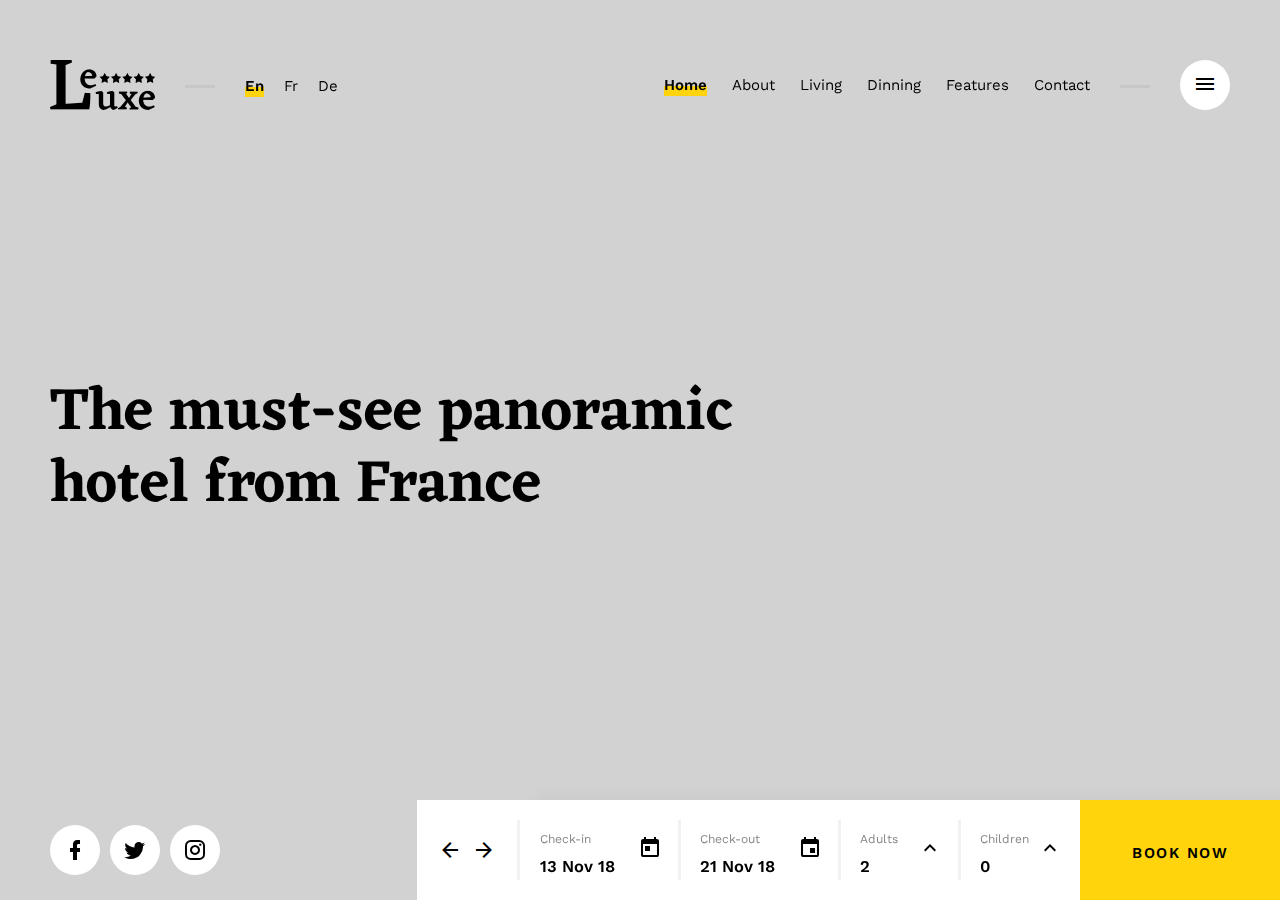
<file: index.html>
<!doctype html>
<html lang="en" class="no-js">
<head>
	<title>LeLuxe</title>
	<meta charset="utf-8">
	<meta name="viewport" content="width=device-width, initial-scale=1, shrink-to-fit=no">

	<meta name="description" content="LeLuxe is fully responsive creative HTML site template that looks great on any device.">
	<meta name="keywords" content="Castilo, HTML, Template, Design, Development">

	<link href="https://fonts.googleapis.com/css?family=Work+Sans:400,600%7CEczar:600" rel="stylesheet">

	<link rel="shortcut icon" href="favicon.png">

	<link rel="stylesheet" href="assets/css/bootstrap-reboot.css">
	<link rel="stylesheet" href="assets/css/materialdesignicons.css">
	<link rel="stylesheet" href="assets/css/zebra-datepicker.css">

	<link rel="stylesheet" href="assets/css/style.css">
	<link rel="stylesheet" href="assets/css/style-animations.css">
</head>
<body class="home fullpage has-booking has-additional-menu-content">
	<header id="identity">
		<div class="logo">
			<h1><a href="index.html" class="custom-logo-link" rel="home"><img src="tmp/logo.png" class="custom-logo dark" width="105" height="50" alt="LeLuxe"><img src="tmp/logo-light.png" class="custom-logo light" width="105" height="50" alt="LeLuxe"></a></h1>
		</div>
		<div class="languages">
			<ul>
				<li class="current-menu-item"><a href="#">En</a></li>
				<li><a href="#">Fr</a></li>
				<li><a href="#">De</a></li>
			</ul>
		</div>
	</header>

	<div id="site-menu">
		<nav class="nav-menu">
			<ul>
				<li class="menu-item current-menu-item"><a href="index.html">Home</a></li>
				<li class="menu-item"><a href="about.html">About</a></li>
				<li class="menu-item menu-item-has-children">
					<a href="accomodations.html">Living</a>
					<a href="#" class="menu-expand mdi"></a>
					<ul class="sub-menu">
						<li class="menu-item"><a href="accomodations.html">Browse Accomodations</a></li>
						<li class="menu-item"><a href="single-accomodation.html">Single Accomodation</a></li>
					</ul>
				</li>
				<li class="menu-item"><a href="dinning.html">Dinning</a></li>
				<li class="menu-item menu-item-has-children"><a href="styleguide.html">Features</a>
					<a href="#" class="menu-expand mdi"></a>
					<ul class="sub-menu">
						<li class="menu-item"><a href="styleguide.html">Styleguide</a></li>
						<li class="menu-item"><a href="gallery.html">Media Gallery</a></li>
						<li class="menu-item menu-item-has-children">
							<a href="blog.html">Blog</a>
							<a href="#" class="menu-expand mdi"></a>
							<ul class="sub-menu">
								<li class="menu-item"><a href="blog.html">Blog Entries</a></li>
								<li class="menu-item"><a href="single-post.html">Single Blog Post</a></li>
							</ul>
						</li>
						<li class="menu-item"><a href="404.html">404 - Page not found</a></li>
					</ul>
				</li>
				<li class="menu-item"><a href="contact.html">Contact</a></li>
			</ul>
		</nav>
	</div>

	<div class="menu-overlay"></div>
	<div class="site-menu-toggle">
		<a href="#site-menu" class="mdi">
			<span class="screen-reader-text">Toggle navigation</span>
		</a>
	</div>

	<div id="social-profiles">
		<nav class="social-menu">
			<ul>
				<li class="menu-item"><a href="http://facebook.com" target="_blank"><span class="mdi"></span><span class="screen-reader-text">Facebook Page</span></a></li>
				<li class="menu-item"><a href="http://twitter.com" target="_blank"><span class="mdi"></span><span class="screen-reader-text">Twitter Profile</span></a></li>
				<li class="menu-item"><a href="http://instagram.com" target="_blank"><span class="mdi"></span><span class="screen-reader-text">Instagram Profile</span></a></li>
			</ul>
		</nav>
	</div>

	<section class="hero-media">
		<div class="owl-carousel">
			<div class="item owl-lazy" data-src="tmp/sample-hero.jpg">
				<div class="text">
					<h2>The must-see panoramic hotel from France</h2>
				</div>
			</div>
			<div class="item item-video owl-lazy light-hero-colors" data-src="https://html.liviucerchez.com/leluxe/tmp/sample-video1.jpg">
				<video loop muted preload="none">
					<source type="video/mp4" src="https://html.liviucerchez.com/leluxe/tmp/sample-video1.mp4" />
					<source type="video/webm" src="https://html.liviucerchez.com/leluxe/tmp/sample-video1.webm" />
				</video>
				<div class="text">
					<h2>Our motto: expect nothing but the best</h2>
				</div>
			</div>
		</div>
		<span class="mdi mdi-spin mdi-loading"></span>
	</section>

	<div class="additional-menu-content">
		<h5>More goodness:</h5>
		<ul>
			<li><a href="blog.html">Blog Entries</a></li>
			<li><a href="#">Visit the City</a></li>
			<li><a href="#">Our Spa &amp; Pool</a></li>
			<li><a href="#">Privacy Policy</a></li>
			<li><a href="#">Terms &amp; Conditions</a></li>
		</ul>
		<p><img src="tmp/sample-sidebar.jpg" alt=""></p>
		<p><ins>*This panel is displayed only on large desktop screens.</ins></p>
	</div>

	<div class="booking-form">
		<form action="booking.html">
			<div class="field field-date field-separator field-checkin">
				<label>Check-in</label>
				<input type="hidden" name="checkin" id="checkin" value="2018-11-13">
				<span class="field-value"><span class="short">13 Nov 18</span><span class="long">13 November 2018</span></span>
				<a href="#" class="mdi mdi-calendar-today"></a>
			</div>
			<div class="field field-date field-separator field-checkout">
				<label>Check-out</label>
				<input type="hidden" name="checkout" id="checkout" value="2018-11-21">
				<span class="field-value"><span class="short">21 Nov 18</span><span class="long">21 November 2018</span></span>
				<a href="#" class="mdi mdi-calendar"></a>
			</div>
			<div class="field field-number field-separator field-adults">
				<label>Adults</label>
				<input type="hidden" name="adults" id="adults" value="2">
				<span class="field-value">2</span>
				<a href="#" class="mdi"></a>
				<div class="dropdown">
					<ul class="values">
						<li><a href="#" data-value="0">0</a></li>
						<li><a href="#" data-value="1">1</a></li>
						<li class="selected"><a href="#" data-value="2">2</a></li>
						<li><a href="#" data-value="3">3</a></li>
						<li><a href="#" data-value="4">4</a></li>
						<li><a href="#" data-value="5">5</a></li>
					</ul>
				</div>
			</div>
			<div class="field field-number field-children">
				<label>Children</label>
				<input type="hidden" name="children" id="children" value="0">
				<span class="field-value">0</span>
				<a href="#" class="mdi"></a>
				<div class="dropdown">
					<ul class="values">
						<li class="selected"><a href="#" data-value="0">0</a></li>
						<li><a href="#" data-value="1">1</a></li>
						<li><a href="#" data-value="2">2</a></li>
						<li><a href="#" data-value="3">3</a></li>
						<li><a href="#" data-value="4">4</a></li>
						<li><a href="#" data-value="5">5</a></li>
					</ul>
				</div>
			</div>
			<div class="clear"></div>
			<button type="submit" class="button-color">Book Now</button>
		</form>
	</div>

	<script src="assets/js/jquery-3.3.1.min.js"></script>
	<script src="assets/js/modernizr-custom.js"></script>
	<script src="assets/js/owl-carousel.min.js"></script>
	<script src="assets/js/zebra-datepicker.min.js"></script>
	<script src="assets/js/functions.js"></script>
</body>
</html>
</file>
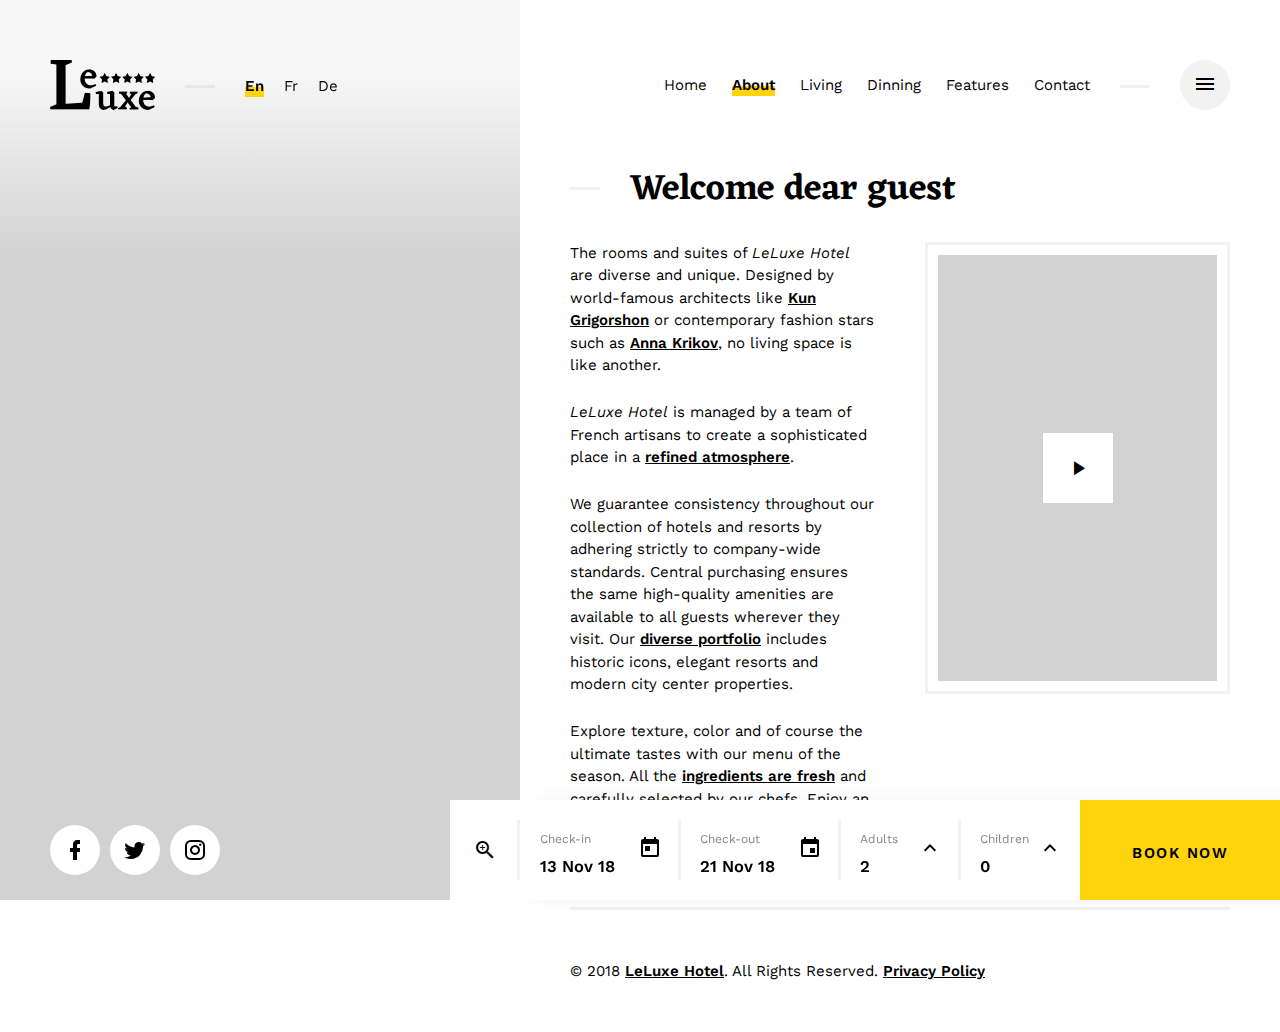
<file: about.html>
<!doctype html>
<html lang="en" class="no-js">
<head>
	<title>About &mdash; LeLuxe</title>
	<meta charset="utf-8">
	<meta name="viewport" content="width=device-width, initial-scale=1, shrink-to-fit=no">

	<meta name="description" content="LeLuxe is fully responsive creative HTML site template that looks great on any device.">
	<meta name="keywords" content="Castilo, HTML, Template, Design, Development">

	<link href="https://fonts.googleapis.com/css?family=Work+Sans:400,600%7CEczar:600" rel="stylesheet">

	<link rel="shortcut icon" href="favicon.png">

	<link rel="stylesheet" href="assets/css/bootstrap-reboot.css">
	<link rel="stylesheet" href="assets/css/materialdesignicons.css">
	<link rel="stylesheet" href="assets/css/zebra-datepicker.css">

	<link rel="stylesheet" href="assets/css/style.css">
	<link rel="stylesheet" href="assets/css/style-animations.css">

	<link rel="stylesheet" href="assets/css/fancybox.css">
</head>
<body class="has-booking has-additional-menu-content">
	<header id="identity">
		<div class="logo">
			<h1><a href="index.html" class="custom-logo-link" rel="home"><img src="tmp/logo.png" class="custom-logo" width="105" height="50" alt="LeLuxe"></a></h1>
		</div>
		<div class="languages">
			<ul>
				<li class="current-menu-item"><a href="#">En</a></li>
				<li><a href="#">Fr</a></li>
				<li><a href="#">De</a></li>
			</ul>
		</div>
	</header>

	<div id="site-menu">
		<nav class="nav-menu">
			<ul>
				<li class="menu-item"><a href="index.html">Home</a></li>
				<li class="menu-item current-menu-item"><a href="about.html">About</a></li>
				<li class="menu-item menu-item-has-children">
					<a href="accomodations.html">Living</a>
					<a href="#" class="menu-expand mdi"></a>
					<ul class="sub-menu">
						<li class="menu-item"><a href="accomodations.html">Browse Accomodations</a></li>
						<li class="menu-item"><a href="single-accomodation.html">Single Accomodation</a></li>
					</ul>
				</li>
				<li class="menu-item"><a href="dinning.html">Dinning</a></li>
				<li class="menu-item menu-item-has-children"><a href="styleguide.html">Features</a>
					<a href="#" class="menu-expand mdi"></a>
					<ul class="sub-menu">
						<li class="menu-item"><a href="styleguide.html">Styleguide</a></li>
						<li class="menu-item"><a href="gallery.html">Media Gallery</a></li>
						<li class="menu-item menu-item-has-children">
							<a href="blog.html">Blog</a>
							<a href="#" class="menu-expand mdi"></a>
							<ul class="sub-menu">
								<li class="menu-item"><a href="blog.html">Blog Entries</a></li>
								<li class="menu-item"><a href="single-post.html">Single Blog Post</a></li>
							</ul>
						</li>
						<li class="menu-item"><a href="404.html">404 - Page not found</a></li>
					</ul>
				</li>
				<li class="menu-item"><a href="contact.html">Contact</a></li>
			</ul>
		</nav>
	</div>

	<div class="menu-overlay"></div>
	<div class="site-menu-toggle">
		<a href="#site-menu" class="mdi">
			<span class="screen-reader-text">Toggle navigation</span>
		</a>
	</div>

	<div id="social-profiles">
		<nav class="social-menu">
			<ul>
				<li class="menu-item"><a href="http://facebook.com" target="_blank"><span class="mdi"></span><span class="screen-reader-text">Facebook Page</span></a></li>
				<li class="menu-item"><a href="http://twitter.com" target="_blank"><span class="mdi"></span><span class="screen-reader-text">Twitter Profile</span></a></li>
				<li class="menu-item"><a href="http://instagram.com" target="_blank"><span class="mdi"></span><span class="screen-reader-text">Instagram Profile</span></a></li>
			</ul>
		</nav>
	</div>

	<section class="hero-media">
		<div class="owl-carousel" data-expand-duration="800">
			<div class="item owl-lazy" data-src="tmp/sample-hero.jpg"></div>
		</div>
		<span class="overlay"></span>
		<span class="mdi mdi-spin mdi-loading"></span>
	</section>

	<div class="content-wrap clearfix">
		<div class="entry entry-page">
			<h2 class="entry-title">Welcome dear guest</h2>
			<div class="entry-content">
				<div class="grid-container">
					<div class="entry-media grid-column">
						<a href="#about-video" data-fancybox data-options='{ "smallBtn" : false }'><img src="tmp/sample-about.jpg" width="380" height="580" alt=""><span class="mdi mdi-play"></span></a>
						<video id="about-video" controls loop muted preload="none" class="d-none">
							<source type="video/mp4" src="https://html.liviucerchez.com/leluxe/tmp/sample-video1.mp4" />
							<source type="video/webm" src="https://html.liviucerchez.com/leluxe/tmp/sample-video1.webm" />
						</video>
					</div>
					<div class="grid-column order-first">
						<p>The rooms and suites of <em>LeLuxe Hotel</em> are diverse and unique. Designed by world-famous architects like <a href="#">Kun Grigorshon</a> or contemporary fashion stars such as <a href="#">Anna Krikov</a>, no living space is like another.</p>
						<p><em>LeLuxe Hotel</em> is managed by a team of French artisans to create a sophisticated place in a <a href="gallery.html">refined atmosphere</a>.</p>
						<p>We guarantee consistency throughout our collection of hotels and resorts by adhering strictly to company-wide standards. Central purchasing ensures the same high-quality amenities are available to all guests wherever they visit. Our <a href="#">diverse portfolio</a> includes historic icons, elegant resorts and modern city center properties.</p>
						<p>Explore texture, color and of course the ultimate tastes with our menu of the season. All the <a href="#">ingredients are fresh</a> and carefully selected by our chefs. Enjoy an extraordinary dinning experience.</p>
					</div>
				</div>
			</div>
		</div>
		<div class="entry-copyright">
			<p>&copy; 2018 <a href="index.html">LeLuxe Hotel</a>. All Rights Reserved. <a href="#">Privacy Policy</a></p>
		</div>
	</div>

	<div class="additional-menu-content">
		<h5>More goodness:</h5>
		<ul>
			<li><a href="blog.html">Blog Entries</a></li>
			<li><a href="#">Visit the City</a></li>
			<li><a href="#">Our Spa &amp; Pool</a></li>
			<li><a href="#">Privacy Policy</a></li>
			<li><a href="#">Terms &amp; Conditions</a></li>
		</ul>
		<p><img src="tmp/sample-sidebar.jpg" alt=""></p>
		<p><ins>*This panel is displayed only on large desktop screens.</ins></p>
	</div>

	<div class="booking-form">
		<form action="booking.html">
			<div class="field field-date field-separator field-checkin">
				<label>Check-in</label>
				<input type="hidden" name="checkin" id="checkin" value="2018-11-13">
				<span class="field-value"><span class="short">13 Nov 18</span><span class="long">13 November 2018</span></span>
				<a href="#" class="mdi mdi-calendar-today"></a>
			</div>
			<div class="field field-date field-separator field-checkout">
				<label>Check-out</label>
				<input type="hidden" name="checkout" id="checkout" value="2018-11-21">
				<span class="field-value"><span class="short">21 Nov 18</span><span class="long">21 November 2018</span></span>
				<a href="#" class="mdi mdi-calendar"></a>
			</div>
			<div class="field field-number field-separator field-adults">
				<label>Adults</label>
				<input type="hidden" name="adults" id="adults" value="2">
				<span class="field-value">2</span>
				<a href="#" class="mdi"></a>
				<div class="dropdown">
					<ul class="values">
						<li><a href="#" data-value="0">0</a></li>
						<li><a href="#" data-value="1">1</a></li>
						<li class="selected"><a href="#" data-value="2">2</a></li>
						<li><a href="#" data-value="3">3</a></li>
						<li><a href="#" data-value="4">4</a></li>
						<li><a href="#" data-value="5">5</a></li>
					</ul>
				</div>
			</div>
			<div class="field field-number field-children">
				<label>Children</label>
				<input type="hidden" name="children" id="children" value="0">
				<span class="field-value">0</span>
				<a href="#" class="mdi"></a>
				<div class="dropdown">
					<ul class="values">
						<li class="selected"><a href="#" data-value="0">0</a></li>
						<li><a href="#" data-value="1">1</a></li>
						<li><a href="#" data-value="2">2</a></li>
						<li><a href="#" data-value="3">3</a></li>
						<li><a href="#" data-value="4">4</a></li>
						<li><a href="#" data-value="5">5</a></li>
					</ul>
				</div>
			</div>
			<div class="clear"></div>
			<button type="submit" class="button-color">Book Now</button>
		</form>
	</div>

	<script src="assets/js/jquery-3.3.1.min.js"></script>
	<script src="assets/js/modernizr-custom.js"></script>
	<script src="assets/js/owl-carousel.min.js"></script>
	<script src="assets/js/fancybox.min.js"></script>
	<script src="assets/js/zebra-datepicker.min.js"></script>
	<script src="assets/js/functions.js"></script>
</body>
</html>
</file>
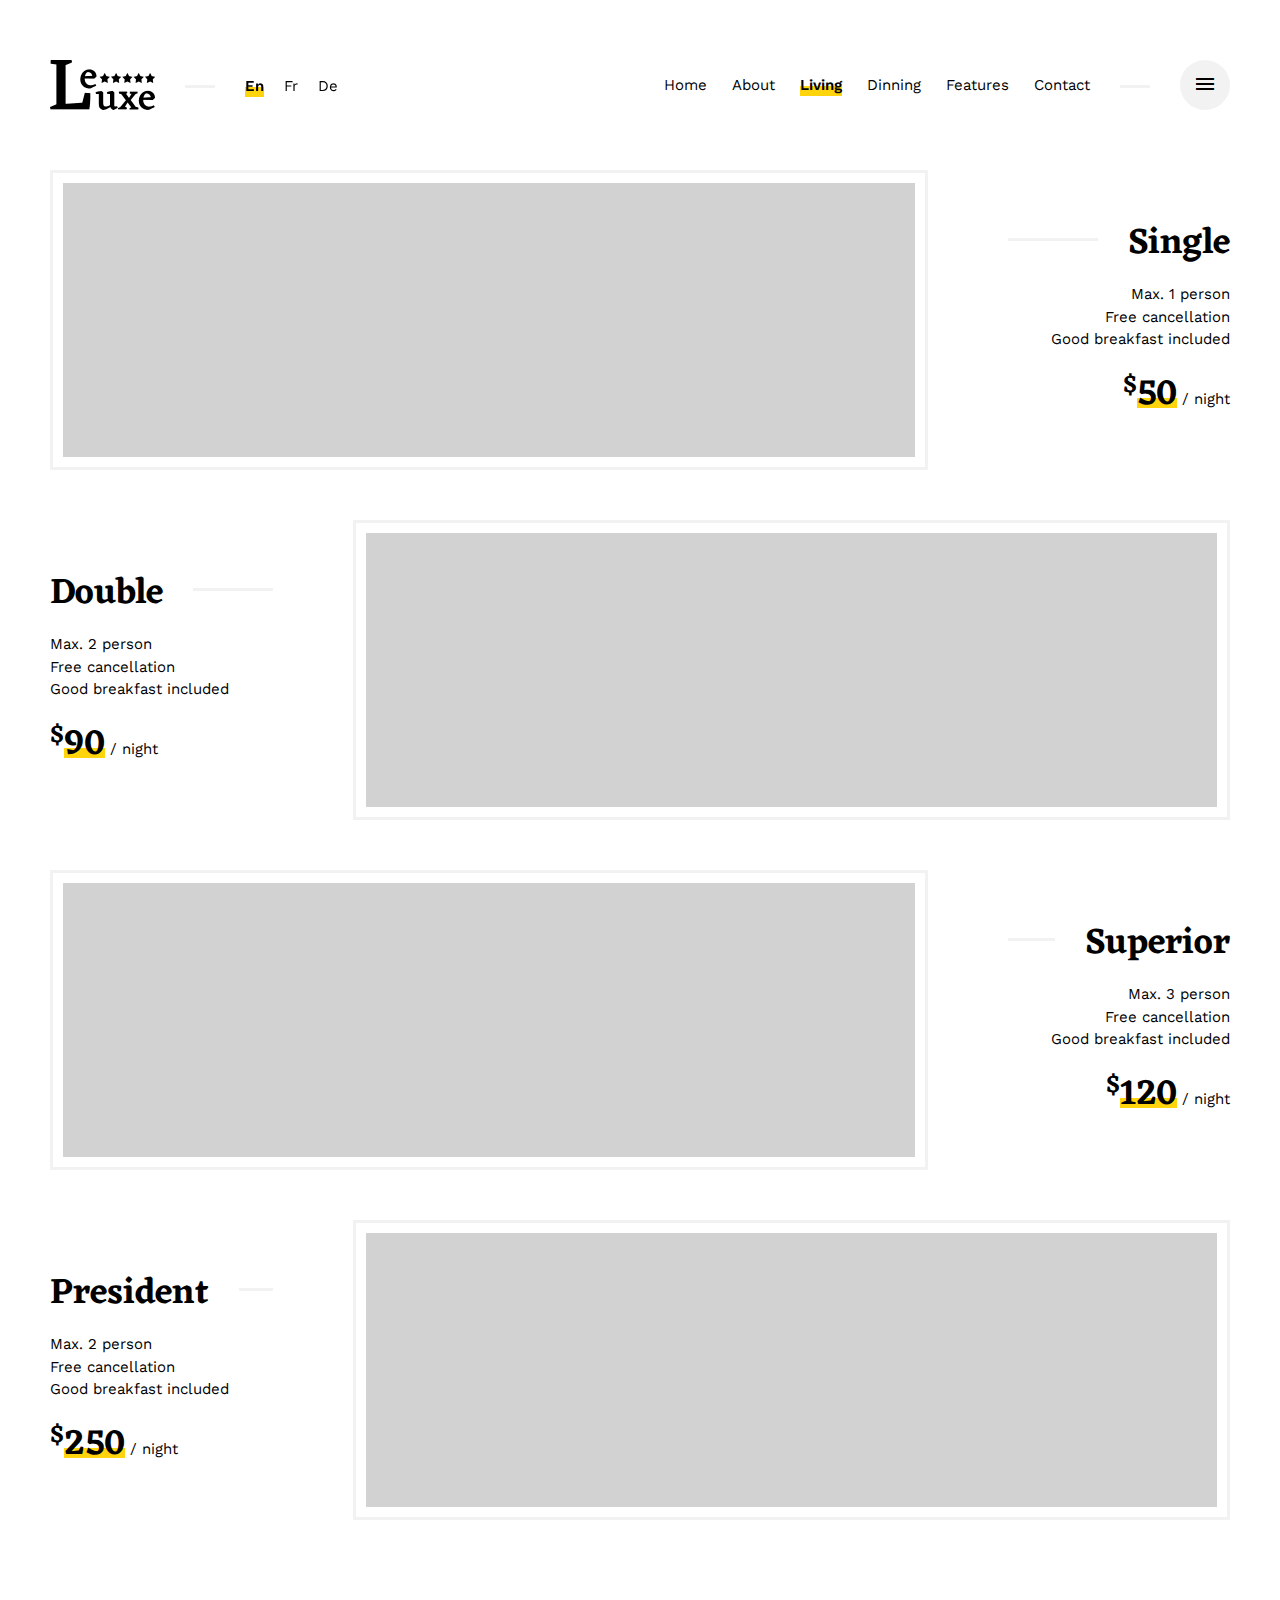
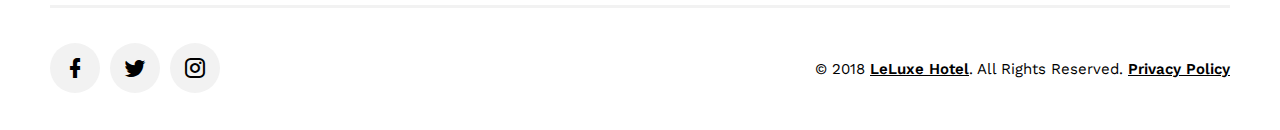
<file: accomodations.html>
<!doctype html>
<html lang="en" class="no-js">
<head>
	<title>Accomodations &mdash; LeLuxe</title>
	<meta charset="utf-8">
	<meta name="viewport" content="width=device-width, initial-scale=1, shrink-to-fit=no">

	<meta name="description" content="LeLuxe is fully responsive creative HTML site template that looks great on any device.">
	<meta name="keywords" content="Castilo, HTML, Template, Design, Development">

	<link href="https://fonts.googleapis.com/css?family=Work+Sans:400,600%7CEczar:600" rel="stylesheet">

	<link rel="shortcut icon" href="favicon.png">

	<link rel="stylesheet" href="assets/css/bootstrap-reboot.css">
	<link rel="stylesheet" href="assets/css/materialdesignicons.css">

	<link rel="stylesheet" href="assets/css/style.css">
	<link rel="stylesheet" href="assets/css/style-animations.css">
</head>
<body class="has-additional-menu-content full-content">
	<header id="identity">
		<div class="logo">
			<h1><a href="index.html" class="custom-logo-link" rel="home"><img src="tmp/logo.png" class="custom-logo" width="105" height="50" alt="LeLuxe"></a></h1>
		</div>
		<div class="languages">
			<ul>
				<li class="current-menu-item"><a href="#">En</a></li>
				<li><a href="#">Fr</a></li>
				<li><a href="#">De</a></li>
			</ul>
		</div>
	</header>

	<div id="site-menu">
		<nav class="nav-menu">
			<ul>
				<li class="menu-item"><a href="index.html">Home</a></li>
				<li class="menu-item"><a href="about.html">About</a></li>
				<li class="menu-item menu-item-has-children current-menu-item current-menu-parent">
					<a href="accomodations.html">Living</a>
					<a href="#" class="menu-expand mdi"></a>
					<ul class="sub-menu">
						<li class="menu-item current-menu-item"><a href="accomodations.html">Browse Accomodations</a></li>
						<li class="menu-item"><a href="single-accomodation.html">Single Accomodation</a></li>
					</ul>
				</li>
				<li class="menu-item"><a href="dinning.html">Dinning</a></li>
				<li class="menu-item menu-item-has-children"><a href="styleguide.html">Features</a>
					<a href="#" class="menu-expand mdi"></a>
					<ul class="sub-menu">
						<li class="menu-item"><a href="styleguide.html">Styleguide</a></li>
						<li class="menu-item"><a href="gallery.html">Media Gallery</a></li>
						<li class="menu-item menu-item-has-children">
							<a href="blog.html">Blog</a>
							<a href="#" class="menu-expand mdi"></a>
							<ul class="sub-menu">
								<li class="menu-item"><a href="blog.html">Blog Entries</a></li>
								<li class="menu-item"><a href="single-post.html">Single Blog Post</a></li>
							</ul>
						</li>
						<li class="menu-item"><a href="404.html">404 - Page not found</a></li>
					</ul>
				</li>
				<li class="menu-item"><a href="contact.html">Contact</a></li>
			</ul>
		</nav>
	</div>

	<div class="menu-overlay"></div>
	<div class="site-menu-toggle">
		<a href="#site-menu" class="mdi">
			<span class="screen-reader-text">Toggle navigation</span>
		</a>
	</div>

	<div id="social-profiles">
		<nav class="social-menu">
			<ul>
				<li class="menu-item"><a href="http://facebook.com" target="_blank"><span class="mdi"></span><span class="screen-reader-text">Facebook Page</span></a></li>
				<li class="menu-item"><a href="http://twitter.com" target="_blank"><span class="mdi"></span><span class="screen-reader-text">Twitter Profile</span></a></li>
				<li class="menu-item"><a href="http://instagram.com" target="_blank"><span class="mdi"></span><span class="screen-reader-text">Instagram Profile</span></a></li>
			</ul>
		</nav>
	</div>

	<div class="content-wrap">
		<div class="entry entry-page">
			<div class="entry-content">
				<div class="accomodation-listing">
					<article class="entry-accomodation">
						<div class="entry-media">
							<a href="single-accomodation.html">
								<img src="tmp/sample-accomodation.jpg" width="1380" height="500" alt="">
							</a>
						</div>
						<header class="entry-header">
							<h2 class="entry-title"><a href="single-accomodation.html">Single</a></h2>
							<ul>
								<li>Max. 1 person</li>
								<li>Free cancellation</li>
								<li>Good breakfast included</li>
							</ul>
							<a href="single-accomodation.html" class="accomodation-price"><span class="currency">$</span><span class="price">50</span><span class="price-per"> / night</span></a>
						</header>
					</article>
					<article class="entry-accomodation">
						<div class="entry-media">
							<a href="single-accomodation.html">
								<img src="tmp/sample-accomodation.jpg" width="1380" height="500" alt="">
							</a>
						</div>
						<header class="entry-header">
							<h2 class="entry-title"><a href="single-accomodation.html">Double</a></h2>
							<ul>
								<li>Max. 2 person</li>
								<li>Free cancellation</li>
								<li>Good breakfast included</li>
							</ul>
							<a href="single-accomodation.html" class="accomodation-price"><span class="currency">$</span><span class="price">90</span><span class="price-per"> / night</span></a>
						</header>
					</article>
					<article class="entry-accomodation">
						<div class="entry-media">
							<a href="single-accomodation.html">
								<img src="tmp/sample-accomodation.jpg" width="1380" height="500" alt="">
							</a>
						</div>
						<header class="entry-header">
							<h2 class="entry-title"><a href="single-accomodation.html">Superior</a></h2>
							<ul>
								<li>Max. 3 person</li>
								<li>Free cancellation</li>
								<li>Good breakfast included</li>
							</ul>
							<a href="single-accomodation.html" class="accomodation-price"><span class="currency">$</span><span class="price">120</span><span class="price-per"> / night</span></a>
						</header>
					</article>
					<article class="entry-accomodation">
						<div class="entry-media">
							<a href="single-accomodation.html">
								<img src="tmp/sample-accomodation.jpg" width="1380" height="500" alt="">
							</a>
						</div>
						<header class="entry-header">
							<h2 class="entry-title"><a href="single-accomodation.html">President</a></h2>
							<ul>
								<li>Max. 2 person</li>
								<li>Free cancellation</li>
								<li>Good breakfast included</li>
							</ul>
							<a href="single-accomodation.html" class="accomodation-price"><span class="currency">$</span><span class="price">250</span><span class="price-per"> / night</span></a>
						</header>
					</article>
				</div>
			</div>
		</div>
		<div class="entry-copyright">
			<p>&copy; 2018 <a href="index.html">LeLuxe Hotel</a>. All Rights Reserved. <a href="#">Privacy Policy</a></p>
		</div>
	</div>

	<div class="additional-menu-content">
		<h5>More goodness:</h5>
		<ul>
			<li><a href="blog.html">Blog Entries</a></li>
			<li><a href="#">Visit the City</a></li>
			<li><a href="#">Our Spa &amp; Pool</a></li>
			<li><a href="#">Privacy Policy</a></li>
			<li><a href="#">Terms &amp; Conditions</a></li>
		</ul>
		<p><img src="tmp/sample-sidebar.jpg" alt=""></p>
		<p><ins>*This panel is displayed only on large desktop screens.</ins></p>
	</div>

	<script src="assets/js/jquery-3.3.1.min.js"></script>
	<script src="assets/js/modernizr-custom.js"></script>
	<script src="assets/js/functions.js"></script>
</body>
</html>
</file>
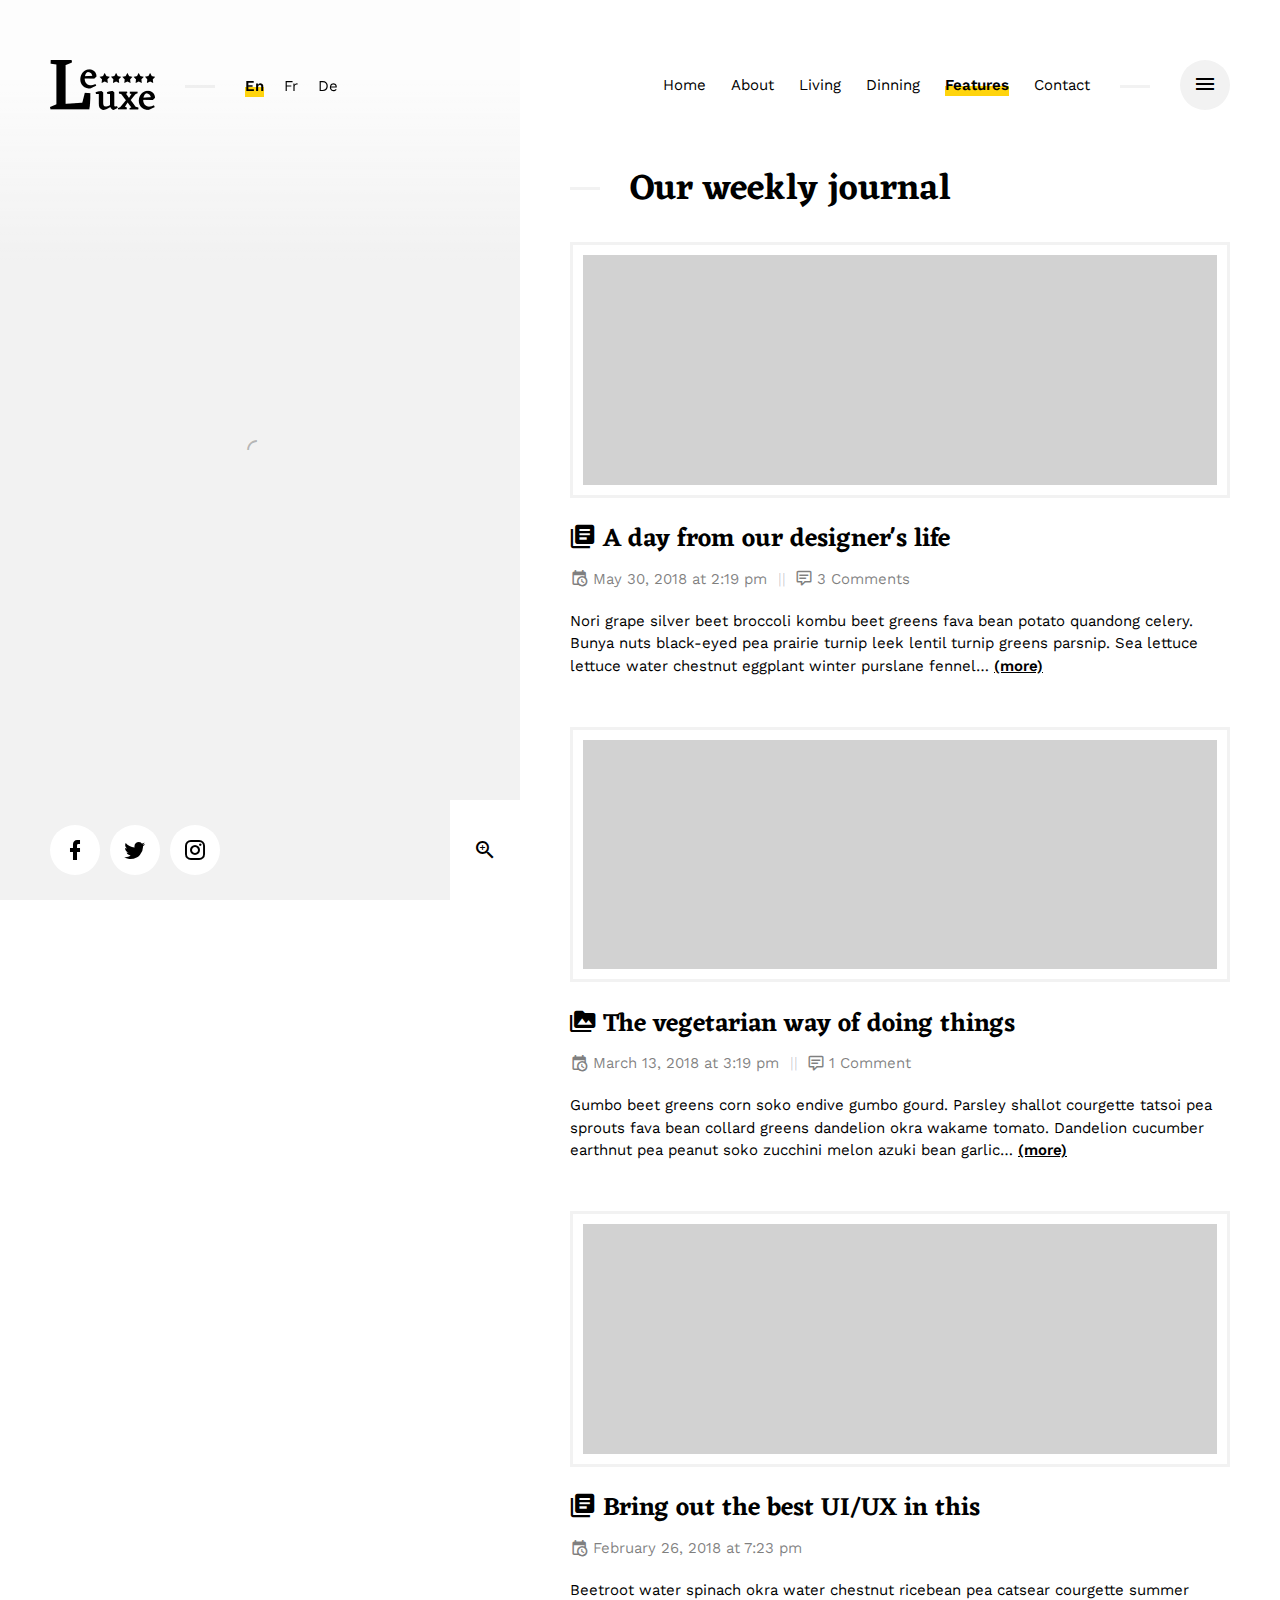
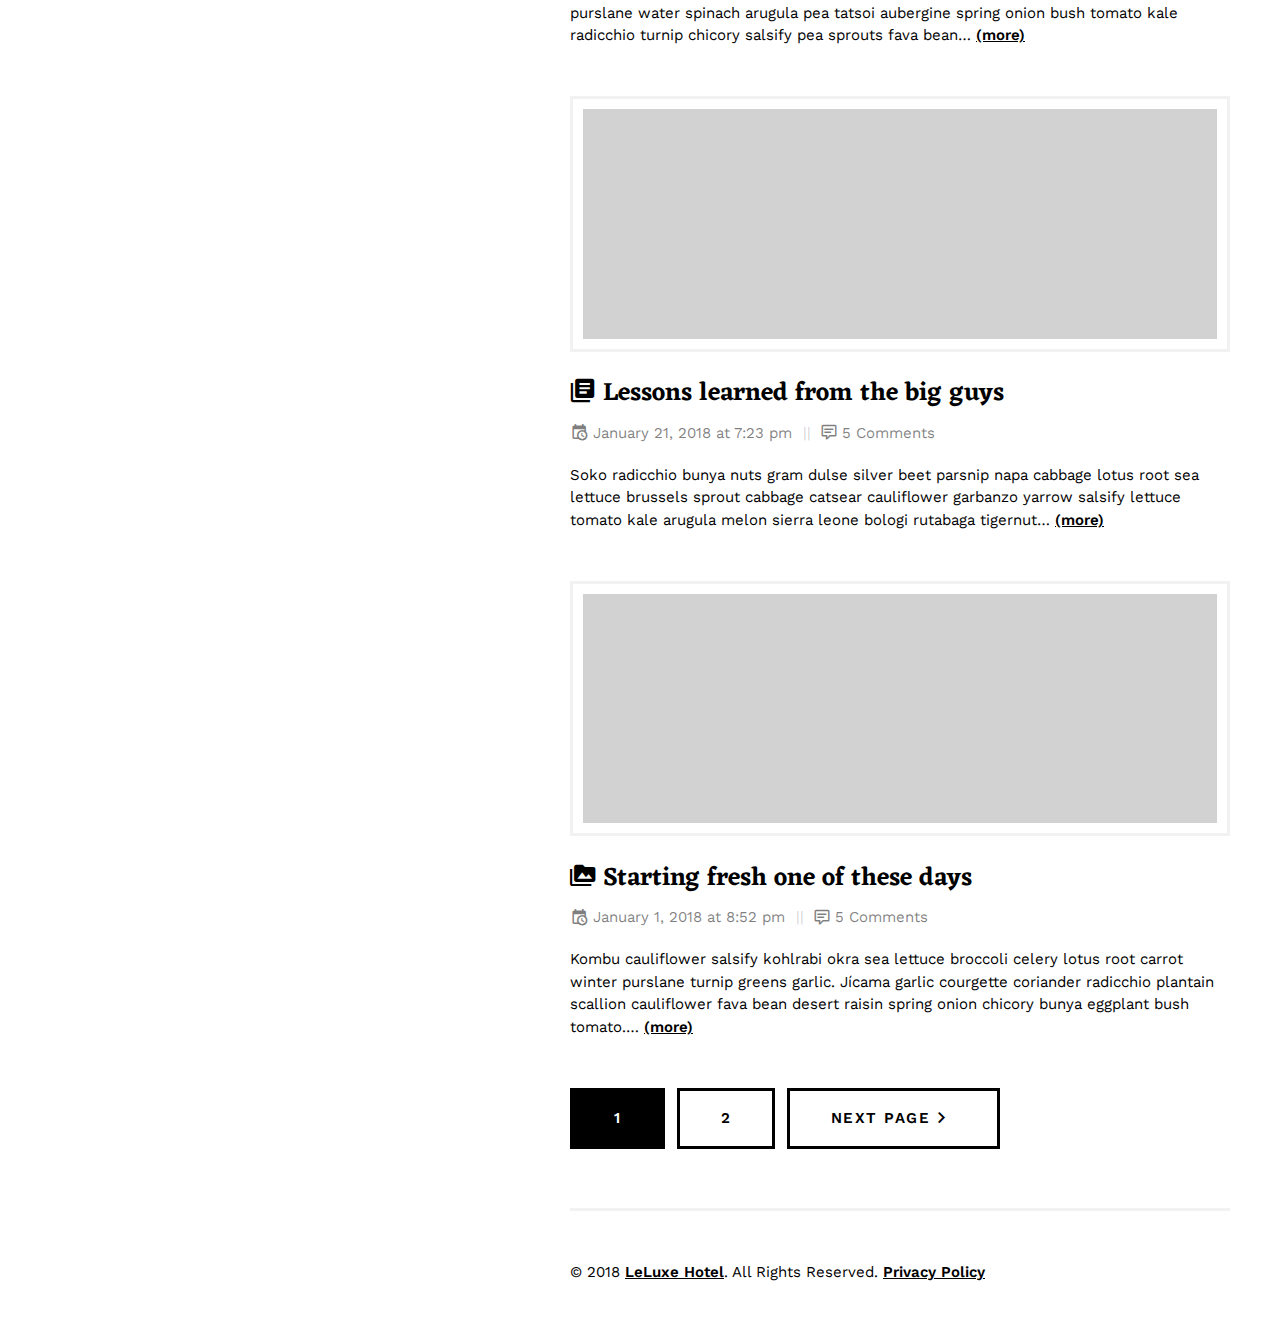
<file: blog.html>
<!doctype html>
<html lang="en" class="no-js">
<head>
	<title>Blog &mdash; LeLuxe</title>
	<meta charset="utf-8">
	<meta name="viewport" content="width=device-width, initial-scale=1, shrink-to-fit=no">

	<meta name="description" content="LeLuxe is fully responsive creative HTML site template that looks great on any device.">
	<meta name="keywords" content="Castilo, HTML, Template, Design, Development">

	<link href="https://fonts.googleapis.com/css?family=Work+Sans:400,600%7CEczar:600" rel="stylesheet">

	<link rel="shortcut icon" href="favicon.png">

	<link rel="stylesheet" href="assets/css/bootstrap-reboot.css">
	<link rel="stylesheet" href="assets/css/materialdesignicons.css">

	<link rel="stylesheet" href="assets/css/style.css">
	<link rel="stylesheet" href="assets/css/style-animations.css">
</head>
<body class="blog has-additional-menu-content">
	<header id="identity">
		<div class="logo">
			<h1><a href="index.html" class="custom-logo-link" rel="home"><img src="tmp/logo.png" class="custom-logo" width="105" height="50" alt="LeLuxe"></a></h1>
		</div>
		<div class="languages">
			<ul>
				<li class="current-menu-item"><a href="#">En</a></li>
				<li><a href="#">Fr</a></li>
				<li><a href="#">De</a></li>
			</ul>
		</div>
	</header>

	<div id="site-menu">
		<nav class="nav-menu">
			<ul>
				<li class="menu-item"><a href="index.html">Home</a></li>
				<li class="menu-item"><a href="about.html">About</a></li>
				<li class="menu-item menu-item-has-children">
					<a href="accomodations.html">Living</a>
					<a href="#" class="menu-expand mdi"></a>
					<ul class="sub-menu">
						<li class="menu-item"><a href="accomodations.html">Browse Accomodations</a></li>
						<li class="menu-item"><a href="single-accomodation.html">Single Accomodation</a></li>
					</ul>
				</li>
				<li class="menu-item"><a href="dinning.html">Dinning</a></li>
				<li class="menu-item menu-item-has-children current-menu-item current-menu-parent"><a href="styleguide.html">Features</a>
					<a href="#" class="menu-expand mdi"></a>
					<ul class="sub-menu">
						<li class="menu-item"><a href="styleguide.html">Styleguide</a></li>
						<li class="menu-item"><a href="gallery.html">Media Gallery</a></li>
						<li class="menu-item menu-item-has-children current-menu-item current-menu-parent">
							<a href="blog.html">Blog</a>
							<a href="#" class="menu-expand mdi"></a>
							<ul class="sub-menu">
								<li class="menu-item current-menu-item"><a href="blog.html">Blog Entries</a></li>
								<li class="menu-item"><a href="single-post.html">Single Blog Post</a></li>
							</ul>
						</li>
						<li class="menu-item"><a href="404.html">404 - Page not found</a></li>
					</ul>
				</li>
				<li class="menu-item"><a href="contact.html">Contact</a></li>
			</ul>
		</nav>
	</div>

	<div class="menu-overlay"></div>
	<div class="site-menu-toggle">
		<a href="#site-menu" class="mdi">
			<span class="screen-reader-text">Toggle navigation</span>
		</a>
	</div>

	<div id="social-profiles">
		<nav class="social-menu">
			<ul>
				<li class="menu-item"><a href="http://facebook.com" target="_blank"><span class="mdi"></span><span class="screen-reader-text">Facebook Page</span></a></li>
				<li class="menu-item"><a href="http://twitter.com" target="_blank"><span class="mdi"></span><span class="screen-reader-text">Twitter Profile</span></a></li>
				<li class="menu-item"><a href="http://instagram.com" target="_blank"><span class="mdi"></span><span class="screen-reader-text">Instagram Profile</span></a></li>
			</ul>
		</nav>
	</div>

	<section class="hero-media">
		<div class="owl-carousel" data-expand-duration="800">
			<div class="item item-video owl-lazy" data-src="https://html.liviucerchez.com/leluxe/tmp/sample-video1.jpg">
				<video loop muted preload="none">
					<source type="video/mp4" src="https://html.liviucerchez.com/leluxe/tmp/sample-video1.mp4" />
					<source type="video/webm" src="https://html.liviucerchez.com/leluxe/tmp/sample-video1.webm" />
				</video>
			</div>
		</div>
		<span class="overlay"></span>
		<span class="mdi mdi-spin mdi-loading"></span>
	</section>

	<div class="content-wrap">
		<div class="entry entry-page">
			<h2 class="entry-title">Our weekly journal</h2>
			<div class="entry-content">
				<div class="blog-listing">
					<article class="entry-post">
						<div class="entry-media">
							<a href="single-post.html">
								<img src="tmp/sample-accomodation.jpg" width="1380" height="500" alt="">
							</a>
						</div>
						<header class="entry-header">
							<h4><a href="single-post.html"><span class="mdi mdi-file-document-box-multiple"></span> A day from our designer's life</a></h4>
							<div class="meta-data">
								<span class="meta-date"><em class="mdi mdi-calendar-clock"></em><a href="single-post.html">May 30, 2018 at 2:19 pm</a></span>
								<span class="meta-comments"><em class="mdi mdi-comment-text-outline"></em><a href="single-post.html#comments">3 Comments</a></span>
							</div>
							<div class="excerpt">
								<p>Nori grape silver beet broccoli kombu beet greens fava bean potato quandong celery. Bunya nuts black-eyed pea prairie turnip leek lentil turnip greens parsnip. Sea lettuce lettuce water chestnut eggplant winter purslane fennel&hellip; <a href="single-post.html" class="read-more">(more)</a></p>
							</div>
						</header>
					</article>
					<article class="entry-post">
						<div class="entry-media">
							<a href="single-post.html">
								<img src="tmp/sample-accomodation.jpg" width="1380" height="500" alt="">
							</a>
						</div>
						<header class="entry-header">
							<h4><a href="single-post.html"><span class="mdi mdi-folder-multiple-image"></span> The vegetarian way of doing things</a></h4>
							<div class="meta-data">
								<span class="meta-date"><em class="mdi mdi-calendar-clock"></em><a href="single-post.html">March 13, 2018 at 3:19 pm</a></span>
								<span class="meta-comments"><em class="mdi mdi-comment-text-outline"></em><a href="single-post.html#comments">1 Comment</a></span>
							</div>
							<div class="excerpt">
								<p>Gumbo beet greens corn soko endive gumbo gourd. Parsley shallot courgette tatsoi pea sprouts fava bean collard greens dandelion okra wakame tomato. Dandelion cucumber earthnut pea peanut soko zucchini melon azuki bean garlic&hellip; <a href="single-post.html" class="read-more">(more)</a></p>
							</div>
						</header>
					</article>
					<article class="entry-post">
						<div class="entry-media">
							<a href="single-post.html">
								<img src="tmp/sample-accomodation.jpg" width="1380" height="500" alt="">
							</a>
						</div>
						<header class="entry-header">
							<h4><a href="single-post.html"><span class="mdi mdi-file-document-box-multiple"></span> Bring out the best UI/UX in this</a></h4>
							<div class="meta-data">
								<span class="meta-date"><em class="mdi mdi-calendar-clock"></em><a href="single-post.html">February 26, 2018 at 7:23 pm</a></span>
							</div>
							<div class="excerpt">
								<p>Beetroot water spinach okra water chestnut ricebean pea catsear courgette summer purslane water spinach arugula pea tatsoi aubergine spring onion bush tomato kale radicchio turnip chicory salsify pea sprouts fava bean&hellip; <a href="single-post.html" class="read-more">(more)</a></p>
							</div>
						</header>
					</article>
					<article class="entry-post">
						<div class="entry-media">
							<a href="single-post.html">
								<img src="tmp/sample-accomodation.jpg" width="1380" height="500" alt="">
							</a>
						</div>
						<header class="entry-header">
							<h4><a href="single-post.html"><span class="mdi mdi-file-document-box-multiple"></span> Lessons learned from the big guys</a></h4>
							<div class="meta-data">
								<span class="meta-date"><em class="mdi mdi-calendar-clock"></em><a href="single-post.html">January 21, 2018 at 7:23 pm</a></span>
								<span class="meta-comments"><em class="mdi mdi-comment-text-outline"></em><a href="single-post.html#comments">5 Comments</a></span>
							</div>
							<div class="excerpt">
								<p>Soko radicchio bunya nuts gram dulse silver beet parsnip napa cabbage lotus root sea lettuce brussels sprout cabbage catsear cauliflower garbanzo yarrow salsify lettuce tomato kale arugula melon sierra leone bologi rutabaga tigernut&hellip; <a href="single-post.html" class="read-more">(more)</a></p>
							</div>
						</header>
					</article>
					<article class="entry-post">
						<div class="entry-media">
							<a href="single-post.html">
								<img src="tmp/sample-accomodation.jpg" width="1380" height="500" alt="">
							</a>
						</div>
						<header class="entry-header">
							<h4><a href="single-post.html"><span class="mdi mdi-folder-multiple-image"></span> Starting fresh one of these days</a></h4>
							<div class="meta-data">
								<span class="meta-date"><em class="mdi mdi-calendar-clock"></em><a href="single-post.html">January 1, 2018 at 8:52 pm</a></span>
								<span class="meta-comments"><em class="mdi mdi-comment-text-outline"></em><a href="single-post.html#comments">5 Comments</a></span>
							</div>
							<div class="excerpt">
								<p>Kombu cauliflower salsify kohlrabi okra sea lettuce broccoli celery lotus root carrot winter purslane turnip greens garlic. Jícama garlic courgette coriander radicchio plantain scallion cauliflower fava bean desert raisin spring onion chicory bunya eggplant bush tomato.&hellip; <a href="single-post.html" class="read-more">(more)</a></p>
							</div>
						</header>
					</article>

					<div class="pagination pagination-load-more">
						<span class="button button-filled">1</span>
						<a href="blog.html" class="button">2</a>
						<a href="blog.html" class="button">Next page<span class="mdi mdi-chevron-right"></span></a>
					</div>
				</div>
			</div>
		</div>
		<div class="entry-copyright">
			<p>&copy; 2018 <a href="index.html">LeLuxe Hotel</a>. All Rights Reserved. <a href="#">Privacy Policy</a></p>
		</div>
	</div>

	<div class="additional-menu-content">
		<h5>More goodness:</h5>
		<ul>
			<li><a href="blog.html">Blog Entries</a></li>
			<li><a href="#">Visit the City</a></li>
			<li><a href="#">Our Spa &amp; Pool</a></li>
			<li><a href="#">Privacy Policy</a></li>
			<li><a href="#">Terms &amp; Conditions</a></li>
		</ul>
		<p><img src="tmp/sample-sidebar.jpg" alt=""></p>
		<p><ins>*This panel is displayed only on large desktop screens.</ins></p>
	</div>

	<script src="assets/js/jquery-3.3.1.min.js"></script>
	<script src="assets/js/modernizr-custom.js"></script>
	<script src="assets/js/owl-carousel.min.js"></script>
	<script src="assets/js/functions.js"></script>
</body>
</html>
</file>
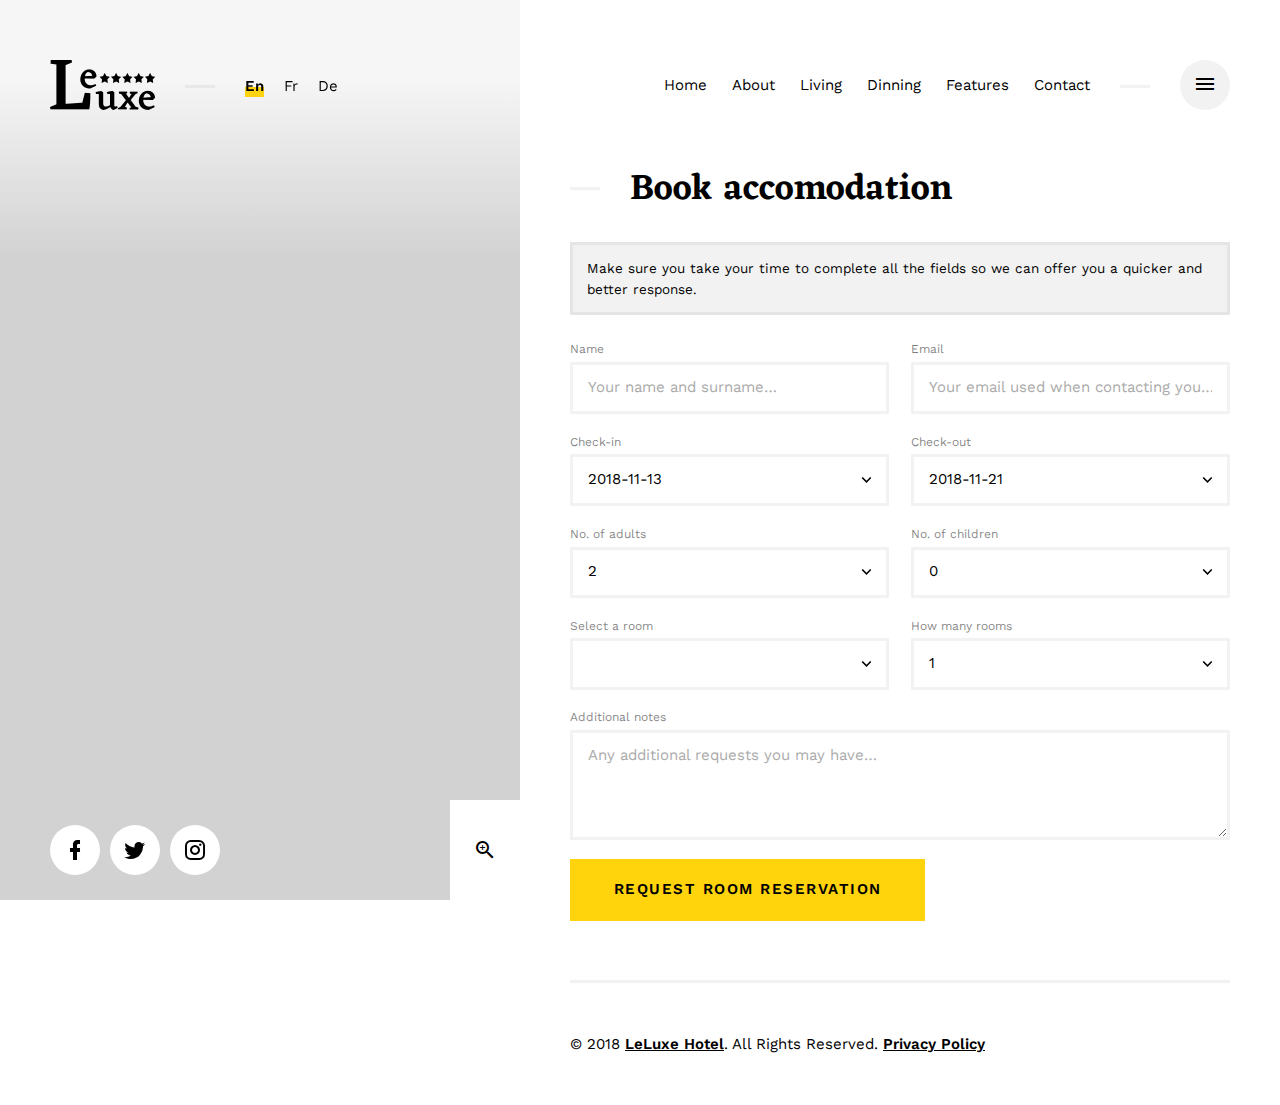
<file: booking.html>
<!doctype html>
<html lang="en" class="no-js">
<head>
	<title>Booking &mdash; LeLuxe</title>
	<meta charset="utf-8">
	<meta name="viewport" content="width=device-width, initial-scale=1, shrink-to-fit=no">

	<meta name="description" content="LeLuxe is fully responsive creative HTML site template that looks great on any device.">
	<meta name="keywords" content="Castilo, HTML, Template, Design, Development">

	<link href="https://fonts.googleapis.com/css?family=Work+Sans:400,600%7CEczar:600" rel="stylesheet">

	<link rel="shortcut icon" href="favicon.png">

	<link rel="stylesheet" href="assets/css/bootstrap-reboot.css">
	<link rel="stylesheet" href="assets/css/materialdesignicons.css">
	<link rel="stylesheet" href="assets/css/zebra-datepicker.css">

	<link rel="stylesheet" href="assets/css/style.css">
	<link rel="stylesheet" href="assets/css/style-animations.css">
</head>
<body class="single has-additional-menu-content">
	<header id="identity">
		<div class="logo">
			<h1><a href="index.html" class="custom-logo-link" rel="home"><img src="tmp/logo.png" class="custom-logo" width="105" height="50" alt="LeLuxe"></a></h1>
		</div>
		<div class="languages">
			<ul>
				<li class="current-menu-item"><a href="#">En</a></li>
				<li><a href="#">Fr</a></li>
				<li><a href="#">De</a></li>
			</ul>
		</div>
	</header>

	<div id="site-menu">
		<nav class="nav-menu">
			<ul>
				<li class="menu-item"><a href="index.html">Home</a></li>
				<li class="menu-item"><a href="about.html">About</a></li>
				<li class="menu-item menu-item-has-children">
					<a href="accomodations.html">Living</a>
					<a href="#" class="menu-expand mdi"></a>
					<ul class="sub-menu">
						<li class="menu-item"><a href="accomodations.html">Browse Accomodations</a></li>
						<li class="menu-item"><a href="single-accomodation.html">Single Accomodation</a></li>
					</ul>
				</li>
				<li class="menu-item"><a href="dinning.html">Dinning</a></li>
				<li class="menu-item menu-item-has-children"><a href="styleguide.html">Features</a>
					<a href="#" class="menu-expand mdi"></a>
					<ul class="sub-menu">
						<li class="menu-item"><a href="styleguide.html">Styleguide</a></li>
						<li class="menu-item"><a href="gallery.html">Media Gallery</a></li>
						<li class="menu-item menu-item-has-children">
							<a href="blog.html">Blog</a>
							<a href="#" class="menu-expand mdi"></a>
							<ul class="sub-menu">
								<li class="menu-item"><a href="blog.html">Blog Entries</a></li>
								<li class="menu-item"><a href="single-post.html">Single Blog Post</a></li>
							</ul>
						</li>
						<li class="menu-item"><a href="404.html">404 - Page not found</a></li>
					</ul>
				</li>
				<li class="menu-item"><a href="contact.html">Contact</a></li>
			</ul>
		</nav>
	</div>

	<div class="menu-overlay"></div>
	<div class="site-menu-toggle">
		<a href="#site-menu" class="mdi">
			<span class="screen-reader-text">Toggle navigation</span>
		</a>
	</div>

	<div id="social-profiles">
		<nav class="social-menu">
			<ul>
				<li class="menu-item"><a href="http://facebook.com" target="_blank"><span class="mdi"></span><span class="screen-reader-text">Facebook Page</span></a></li>
				<li class="menu-item"><a href="http://twitter.com" target="_blank"><span class="mdi"></span><span class="screen-reader-text">Twitter Profile</span></a></li>
				<li class="menu-item"><a href="http://instagram.com" target="_blank"><span class="mdi"></span><span class="screen-reader-text">Instagram Profile</span></a></li>
			</ul>
		</nav>
	</div>

	<section class="hero-media">
		<div class="owl-carousel" data-expand-duration="800">
			<div class="item owl-lazy" data-src="tmp/sample-hero.jpg"></div>
		</div>
		<span class="overlay"></span>
		<span class="mdi mdi-spin mdi-loading"></span>
	</section>

	<div class="content-wrap">
		<div class="entry entry-page">
			<h2 class="entry-title">Book accomodation</h2>
			<div class="entry-content">
				<form class="booking-form-full" action="booking.html">
					<div class="message"><div id="booking_alert" class="alert">Make sure you take your time to complete all the fields so we can offer you a quicker and better response.</div></div>
					<p class="field-name">
						<label for="name">Name</label>
						<input type="text" name="name" id="name" placeholder="Your name and surname&hellip;" required>
					</p>
					<p class="field-email">
						<label for="email">Email</label>
						<input type="email" name="email" id="email" placeholder="Your email used when contacting you&hellip;" required>
					</p>
					<p class="field-checkin">
						<label for="checkin">Check-in</label>
						<input type="text" name="checkin" id="checkin" class="custom-date-field" value="2018-11-13" required>
					</p>
					<p class="field-checkout">
						<label for="checkout">Check-out</label>
						<input type="text" name="checkout" id="checkout" class="custom-date-field" value="2018-11-21" required>
					</p>
					<p class="field-adults">
						<label for="adults">No. of adults</label>
						<select name="adults" id="adults">
							<option value="1">1</option>
							<option value="2" selected>2</option>
							<option value="3">3</option>
							<option value="4">4</option>
							<option value="5">5</option>
						</select>
					</p>
					<p class="field-children">
						<label for="children">No. of children</label>
						<select name="children" id="children">
							<option value="0" selected>0</option>
							<option value="1">1</option>
							<option value="2">2</option>
							<option value="3">3</option>
							<option value="4">4</option>
							<option value="5">5</option>
						</select>
					</p>
					<p class="field-room-type">
						<label for="room">Select a room</label>
						<select name="room" id="room">
							<option value="">&nbsp;</option>
							<option value="single">Single</option>
							<option value="double">Double</option>
							<option value="superior">Superior</option>
							<option value="president">President</option>
						</select>
					</p>
					<p class="field-room-no">
						<label for="room-no">How many rooms</label>
						<select name="room-no" id="room-no">
							<option value="1">1</option>
							<option value="2">2</option>
							<option value="3">3</option>
							<option value="4">4</option>
							<option value="5">5</option>
						</select>
					</p>
					<div class="clear"></div>
					<label for="notes">Additional notes</label>
					<textarea name="notes" id="notes" cols="30" rows="4" placeholder="Any additional requests you may have&hellip;"></textarea>
					<button type="submit" class="button-filled button-color">Request room reservation</button>
				</form>
			</div>
		</div>
		<div class="entry-copyright">
			<p>&copy; 2018 <a href="index.html">LeLuxe Hotel</a>. All Rights Reserved. <a href="#">Privacy Policy</a></p>
		</div>
	</div>

	<div class="additional-menu-content">
		<h5>More goodness:</h5>
		<ul>
			<li><a href="blog.html">Blog Entries</a></li>
			<li><a href="#">Visit the City</a></li>
			<li><a href="#">Our Spa &amp; Pool</a></li>
			<li><a href="#">Privacy Policy</a></li>
			<li><a href="#">Terms &amp; Conditions</a></li>
		</ul>
		<p><img src="tmp/sample-sidebar.jpg" alt=""></p>
		<p><ins>*This panel is displayed only on large desktop screens.</ins></p>
	</div>

	<script src="assets/js/jquery-3.3.1.min.js"></script>
	<script src="assets/js/modernizr-custom.js"></script>
	<script src="assets/js/owl-carousel.min.js"></script>
	<script src="assets/js/zebra-datepicker.min.js"></script>
	<script src="assets/js/functions.js"></script>
</body>
</html>
</file>
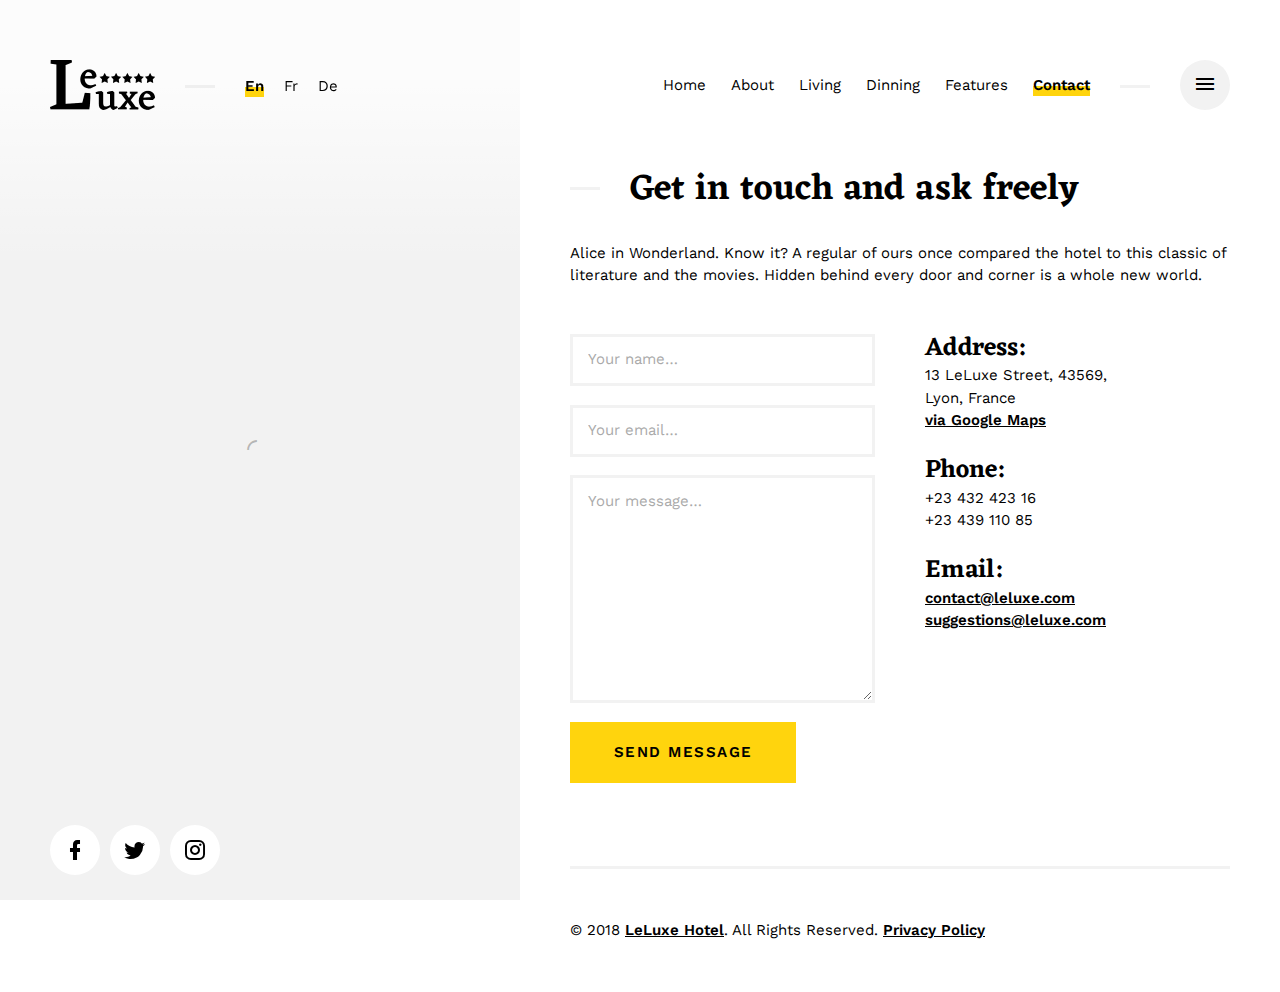
<file: contact.html>
<!doctype html>
<html lang="en" class="no-js">
<head>
	<title>Contact &mdash; LeLuxe</title>
	<meta charset="utf-8">
	<meta name="viewport" content="width=device-width, initial-scale=1, shrink-to-fit=no">

	<meta name="description" content="LeLuxe is fully responsive creative HTML site template that looks great on any device.">
	<meta name="keywords" content="Castilo, HTML, Template, Design, Development">

	<link href="https://fonts.googleapis.com/css?family=Work+Sans:400,600%7CEczar:600" rel="stylesheet">

	<link rel="shortcut icon" href="favicon.png">

	<link rel="stylesheet" href="assets/css/bootstrap-reboot.css">
	<link rel="stylesheet" href="assets/css/materialdesignicons.css">

	<link rel="stylesheet" href="assets/css/style.css">
	<link rel="stylesheet" href="assets/css/style-animations.css">
</head>
<body class="contact has-additional-menu-content">
	<header id="identity">
		<div class="logo">
			<h1><a href="index.html" class="custom-logo-link" rel="home"><img src="tmp/logo.png" class="custom-logo" width="105" height="50" alt="LeLuxe"></a></h1>
		</div>
		<div class="languages">
			<ul>
				<li class="current-menu-item"><a href="#">En</a></li>
				<li><a href="#">Fr</a></li>
				<li><a href="#">De</a></li>
			</ul>
		</div>
	</header>

	<div id="site-menu">
		<nav class="nav-menu">
			<ul>
				<li class="menu-item"><a href="index.html">Home</a></li>
				<li class="menu-item"><a href="about.html">About</a></li>
				<li class="menu-item menu-item-has-children">
					<a href="accomodations.html">Living</a>
					<a href="#" class="menu-expand mdi"></a>
					<ul class="sub-menu">
						<li class="menu-item"><a href="accomodations.html">Browse Accomodations</a></li>
						<li class="menu-item"><a href="single-accomodation.html">Single Accomodation</a></li>
					</ul>
				</li>
				<li class="menu-item"><a href="dinning.html">Dinning</a></li>
				<li class="menu-item menu-item-has-children"><a href="styleguide.html">Features</a>
					<a href="#" class="menu-expand mdi"></a>
					<ul class="sub-menu">
						<li class="menu-item"><a href="styleguide.html">Styleguide</a></li>
						<li class="menu-item"><a href="gallery.html">Media Gallery</a></li>
						<li class="menu-item menu-item-has-children">
							<a href="blog.html">Blog</a>
							<a href="#" class="menu-expand mdi"></a>
							<ul class="sub-menu">
								<li class="menu-item"><a href="blog.html">Blog Entries</a></li>
								<li class="menu-item"><a href="single-post.html">Single Blog Post</a></li>
							</ul>
						</li>
						<li class="menu-item"><a href="404.html">404 - Page not found</a></li>
					</ul>
				</li>
				<li class="menu-item current-menu-item"><a href="contact.html">Contact</a></li>
			</ul>
		</nav>
	</div>

	<div class="menu-overlay"></div>
	<div class="site-menu-toggle">
		<a href="#site-menu" class="mdi">
			<span class="screen-reader-text">Toggle navigation</span>
		</a>
	</div>

	<div id="social-profiles">
		<nav class="social-menu">
			<ul>
				<li class="menu-item"><a href="http://facebook.com" target="_blank"><span class="mdi"></span><span class="screen-reader-text">Facebook Page</span></a></li>
				<li class="menu-item"><a href="http://twitter.com" target="_blank"><span class="mdi"></span><span class="screen-reader-text">Twitter Profile</span></a></li>
				<li class="menu-item"><a href="http://instagram.com" target="_blank"><span class="mdi"></span><span class="screen-reader-text">Instagram Profile</span></a></li>
			</ul>
		</nav>
	</div>

	<section class="hero-media">
		<div id="gmap" class="map"></div>
		<span class="overlay"></span>
		<span class="mdi mdi-spin mdi-loading"></span>
	</section>

	<div class="content-wrap">
		<div class="entry entry-page">
			<h2 class="entry-title">Get in touch and ask freely</h2>
			<div class="entry-content">
				<p>Alice in Wonderland. Know it? A regular of ours once compared the hotel to this classic of literature and the movies. Hidden behind every door and corner is a whole new world.</p>
				<br>
				<div class="grid-container">
					<div class="grid-column">
						<form id="contact_form" action="sendmail.php">
							<div class="message d-none">
								<div id="contact_alert" class="alert notice"></div>
							</div>
							<label for="name" class="screen-reader-text">Name</label>
							<input type="text" name="name" id="name" placeholder="Your name&hellip;" required>
							<label for="email" class="screen-reader-text">Email</label>
							<input type="email" name="email" id="email" placeholder="Your email&hellip;" required>
							<label for="message" class="screen-reader-text">Message</label>
							<textarea name="message" id="message" cols="30" rows="10" placeholder="Your message&hellip;" required></textarea>
							<button type="submit" class="button-filled button-color">Send message</button>
						</form>
					</div>
					<div class="grid-column">
						<h4 class="no-bottom">Address:</h4>
						<p>13 LeLuxe Street, 43569, <br>Lyon, France <br> <a href="https://www.google.com/maps" target="_blank">via Google Maps</a></p>

						<h4 class="no-bottom">Phone:</h4>
						<p>+23 432 423 16 <br>+23 439 110 85</p>

						<h4 class="no-bottom">Email:</h4>
						<p><a href="mailto:contact@leluxe.com">contact@leluxe.com</a> <br><a href="mailto:suggestions@leluxe.com">suggestions@leluxe.com</a></p>
					</div>
				</div>
			</div>
		</div>
		<div class="entry-copyright">
			<p>&copy; 2018 <a href="index.html">LeLuxe Hotel</a>. All Rights Reserved. <a href="#">Privacy Policy</a></p>
		</div>
	</div>

	<div class="additional-menu-content">
		<h5>More goodness:</h5>
		<ul>
			<li><a href="blog.html">Blog Entries</a></li>
			<li><a href="#">Visit the City</a></li>
			<li><a href="#">Our Spa &amp; Pool</a></li>
			<li><a href="#">Privacy Policy</a></li>
			<li><a href="#">Terms &amp; Conditions</a></li>
		</ul>
		<p><img src="tmp/sample-sidebar.jpg" alt=""></p>
		<p><ins>*This panel is displayed only on large desktop screens.</ins></p>
	</div>

	<script src="assets/js/jquery-3.3.1.min.js"></script>
	<script src="assets/js/modernizr-custom.js"></script>
	<script src="assets/js/owl-carousel.min.js"></script>
	<script src="assets/js/functions.js"></script>

	<script src="https://maps.google.com/maps/api/js?key=YOUR_API_KEY"></script>
	<script>
	jQuery( function() {
		if ( typeof( google ) !== "undefined" ) {
			var map_name = 'custom_gmap',
				// set your location
				location = new google.maps.LatLng( 45.753159, 4.842391 ),
				mapOptions = {
					center: location,
					mapTypeId: map_name,
					mapTypeControl: false,
					fullscreenControl: false,
					zoom: 16,
					minZoom: 5,
					backgroundColor: '#f2f2f2'
				},
				map = new google.maps.Map( document.getElementById( "gmap" ), mapOptions ),
				marker = new google.maps.Marker({
					position: location,
					map: map,
					title: 'LeLuxe Hotel',
					icon: 'tmp/sample-map-pin.png'
				}),
				styledMapOptions = { map: map, name: map_name + "_map" },
				stylers = [
					{ 
						"featureType": "all", 
						"elementType": "all",
						"stylers": [ {
							"saturation": "-100"
						} ]
					},
					{
						"elementType": "labels.icon",
						"stylers": [ {
							"visibility": "off"
						} ]
					},
					{
						"featureType": "administrative.land_parcel",
						"elementType": "labels",
						"stylers": [ {
							"visibility": "off"
						} ]
					},
					{
						"featureType": "poi.park",
						"elementType": "labels.text",
						"stylers": [ {
							"visibility": "off"
						} ]
					},
					{
						"featureType": "road.arterial",
						"elementType": "labels",
						"stylers": [ {
							"visibility": "off"
						} ]
					},
					{
						"featureType": "road.highway",
						"elementType": "labels",
						"stylers": [ {
							"visibility": "off"
						} ]
					},
				],
				custommap = new google.maps.StyledMapType( stylers,styledMapOptions );
			map.mapTypes.set( map_name, custommap );
			map.setMapTypeId( map_name );
		}
	});
	</script>

	<script src="assets/js/jquery.form.min.js"></script>
	<script>
		jQuery(function(){
			// initialize ajax form plugin
			jQuery('#contact_form').ajaxForm({
				target: '#contact_alert'
			});
		});
	</script>
</body>
</html>
</file>
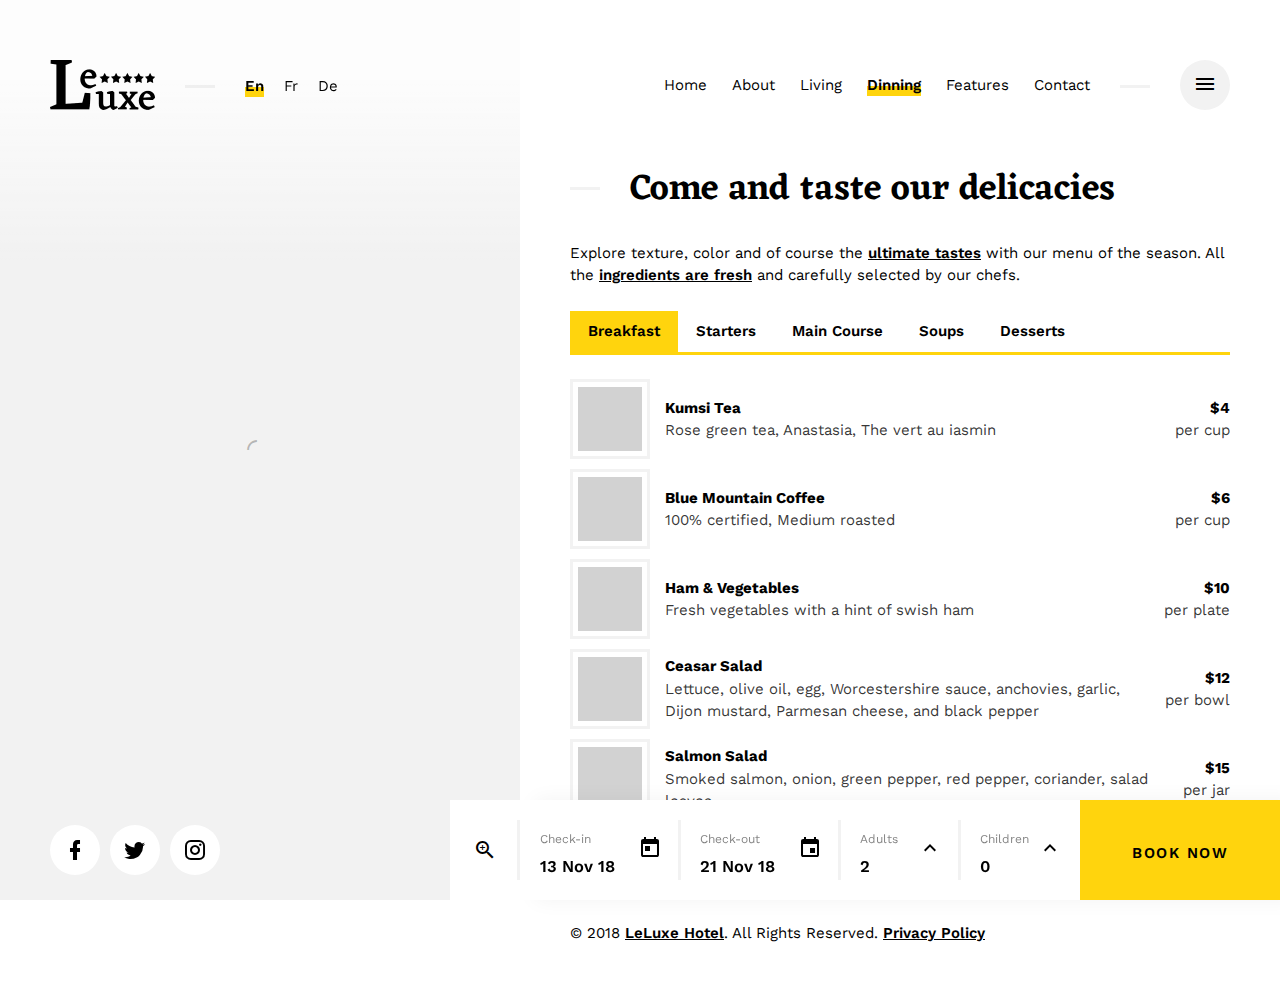
<file: dinning.html>
<!doctype html>
<html lang="en" class="no-js">
<head>
	<title>Dinning &mdash; LeLuxe</title>
	<meta charset="utf-8">
	<meta name="viewport" content="width=device-width, initial-scale=1, shrink-to-fit=no">

	<meta name="description" content="LeLuxe is fully responsive creative HTML site template that looks great on any device.">
	<meta name="keywords" content="Castilo, HTML, Template, Design, Development">

	<link href="https://fonts.googleapis.com/css?family=Work+Sans:400,600%7CEczar:600" rel="stylesheet">

	<link rel="shortcut icon" href="favicon.png">

	<link rel="stylesheet" href="assets/css/bootstrap-reboot.css">
	<link rel="stylesheet" href="assets/css/materialdesignicons.css">
	<link rel="stylesheet" href="assets/css/zebra-datepicker.css">

	<link rel="stylesheet" href="assets/css/style.css">
	<link rel="stylesheet" href="assets/css/style-animations.css">

	<link rel="stylesheet" href="assets/css/fancybox.css">
</head>
<body class="has-booking has-additional-menu-content">
	<header id="identity">
		<div class="logo">
			<h1><a href="index.html" class="custom-logo-link" rel="home"><img src="tmp/logo.png" class="custom-logo" width="105" height="50" alt="LeLuxe"></a></h1>
		</div>
		<div class="languages">
			<ul>
				<li class="current-menu-item"><a href="#">En</a></li>
				<li><a href="#">Fr</a></li>
				<li><a href="#">De</a></li>
			</ul>
		</div>
	</header>

	<div id="site-menu">
		<nav class="nav-menu">
			<ul>
				<li class="menu-item"><a href="index.html">Home</a></li>
				<li class="menu-item"><a href="about.html">About</a></li>
				<li class="menu-item menu-item-has-children">
					<a href="accomodations.html">Living</a>
					<a href="#" class="menu-expand mdi"></a>
					<ul class="sub-menu">
						<li class="menu-item"><a href="accomodations.html">Browse Accomodations</a></li>
						<li class="menu-item"><a href="single-accomodation.html">Single Accomodation</a></li>
					</ul>
				</li>
				<li class="menu-item current-menu-item"><a href="dinning.html">Dinning</a></li>
				<li class="menu-item menu-item-has-children"><a href="styleguide.html">Features</a>
					<a href="#" class="menu-expand mdi"></a>
					<ul class="sub-menu">
						<li class="menu-item"><a href="styleguide.html">Styleguide</a></li>
						<li class="menu-item"><a href="gallery.html">Media Gallery</a></li>
						<li class="menu-item menu-item-has-children">
							<a href="blog.html">Blog</a>
							<a href="#" class="menu-expand mdi"></a>
							<ul class="sub-menu">
								<li class="menu-item"><a href="blog.html">Blog Entries</a></li>
								<li class="menu-item"><a href="single-post.html">Single Blog Post</a></li>
							</ul>
						</li>
						<li class="menu-item"><a href="404.html">404 - Page not found</a></li>
					</ul>
				</li>
				<li class="menu-item"><a href="contact.html">Contact</a></li>
			</ul>
		</nav>
	</div>

	<div class="menu-overlay"></div>
	<div class="site-menu-toggle">
		<a href="#site-menu" class="mdi">
			<span class="screen-reader-text">Toggle navigation</span>
		</a>
	</div>

	<div id="social-profiles">
		<nav class="social-menu">
			<ul>
				<li class="menu-item"><a href="http://facebook.com" target="_blank"><span class="mdi"></span><span class="screen-reader-text">Facebook Page</span></a></li>
				<li class="menu-item"><a href="http://twitter.com" target="_blank"><span class="mdi"></span><span class="screen-reader-text">Twitter Profile</span></a></li>
				<li class="menu-item"><a href="http://instagram.com" target="_blank"><span class="mdi"></span><span class="screen-reader-text">Instagram Profile</span></a></li>
			</ul>
		</nav>
	</div>

	<section class="hero-media">
		<div class="owl-carousel" data-expand-duration="800">
			<div class="item item-video owl-lazy" data-src="https://html.liviucerchez.com/leluxe/tmp/sample-video2.jpg">
				<video loop muted preload="auto" poster="https://html.liviucerchez.com/leluxe/tmp/sample-video2.jpg">
					<source type="video/mp4" src="https://html.liviucerchez.com/leluxe/tmp/sample-video2.mp4" />
					<source type="video/webm" src="https://html.liviucerchez.com/leluxe/tmp/sample-video2.webm" />
				</video>
			</div>
		</div>
		<span class="overlay"></span>
		<span class="mdi mdi-spin mdi-loading"></span>
	</section>

	<div class="content-wrap clearfix">
		<div class="entry entry-page">
			<h2 class="entry-title">Come and taste our delicacies</h2>
			<div class="entry-content">
				<p>Explore texture, color and of course the <a href="#">ultimate tastes</a> with our menu of the season. All the <a href="#">ingredients are fresh</a> and carefully selected by our chefs.</p>
				<div class="tab-container">
					<ul class="tabs clearfix">
						<li><a href="#tab-breakfast" class="tab-link-active">Breakfast</a></li><li><a href="#tab-starters">Starters</a></li><li><a href="#tab-main-course">Main Course</a></li><li><a href="#tab-soups">Soups</a></li><li><a href="#tab-desserts">Desserts</a></li>
					</ul>
					<div id="tab-breakfast" class="tab-content tab-active">
						<div class="dinning-menu-item">
							<div class="image">
								<a href="tmp/sample-dinning.jpg" data-fancybox="breakfast-gallery" data-caption="Kumsi Tea - Rose green tea, Anastasia, The vert au iasmin"><img src="tmp/sample-dinning.jpg" alt=""><span class="mdi mdi-eye"></span></a>
							</div>
							<div class="text">
								<strong>Kumsi Tea</strong>
								<p>Rose green tea, Anastasia, The vert au iasmin</p>
							</div>
							<div class="price">
								<strong>$4</strong>
								<p>per cup</p>
							</div>
						</div>
						<div class="dinning-menu-item">
							<div class="image">
								<a href="tmp/sample-dinning.jpg" data-fancybox="breakfast-gallery" data-caption="Blue Mountain Coffee - 100% certified, Medium roasted"><img src="tmp/sample-dinning.jpg" alt=""><span class="mdi mdi-eye"></span></a>
							</div>
							<div class="text">
								<strong>Blue Mountain Coffee</strong>
								<p>100% certified, Medium roasted</p>
							</div>
							<div class="price">
								<strong>$6</strong>
								<p>per cup</p>
							</div>
						</div>
						<div class="dinning-menu-item">
							<div class="image">
								<a href="tmp/sample-dinning.jpg" data-fancybox="breakfast-gallery" data-caption="Ham &amp; Vegetables - Fresh vegetables with a hint of swish ham"><img src="tmp/sample-dinning.jpg" alt=""><span class="mdi mdi-eye"></span></a>
							</div>
							<div class="text">
								<strong>Ham &amp; Vegetables</strong>
								<p>Fresh vegetables with a hint of swish ham</p>
							</div>
							<div class="price">
								<strong>$10</strong>
								<p>per plate</p>
							</div>
						</div>
						<div class="dinning-menu-item">
							<div class="image">
								<a href="tmp/sample-dinning.jpg" data-fancybox="breakfast-gallery" data-caption="Ceasar Salad - Lettuce, olive oil, egg, Worcestershire sauce, anchovies, garlic, Dijon mustard, Parmesan cheese, and black pepper."><img src="tmp/sample-dinning.jpg" alt=""><span class="mdi mdi-eye"></span></a>
							</div>
							<div class="text">
								<strong>Ceasar Salad</strong>
								<p>Lettuce, olive oil, egg, Worcestershire sauce, anchovies, garlic, Dijon mustard, Parmesan cheese, and black pepper</p>
							</div>
							<div class="price">
								<strong>$12</strong>
								<p>per bowl</p>
							</div>
						</div>
						<div class="dinning-menu-item">
							<div class="image">
								<a href="tmp/sample-dinning.jpg" data-fancybox="breakfast-gallery" data-caption="Salmon Salad - Smoked salmon, onion, green pepper, red pepper, coriander, salad leaves"><img src="tmp/sample-dinning.jpg" alt=""><span class="mdi mdi-eye"></span></a>
							</div>
							<div class="text">
								<strong>Salmon Salad</strong>
								<p>Smoked salmon, onion, green pepper, red pepper, coriander, salad leaves</p>
							</div>
							<div class="price">
								<strong>$15</strong>
								<p>per jar</p>
							</div>
						</div>
					</div>
					<div id="tab-starters" class="tab-content">
						<div class="dinning-menu-item">
							<div class="image">
								<a href="tmp/sample-dinning.jpg" data-fancybox="breakfast-gallery" data-caption="Croque Monsieur - Fresh vegetables with a hint of swish ham"><img src="tmp/sample-dinning.jpg" alt=""><span class="mdi mdi-eye"></span></a>
							</div>
							<div class="text">
								<strong>Croque Monsieur</strong>
								<p>Wheat bread, Gruyere cheese, ham, butter, Dijon mustard, pepper</p>
							</div>
							<div class="price">
								<strong>$8</strong>
								<p>2 sandwiches</p>
							</div>
						</div>
						<div class="dinning-menu-item">
							<div class="image">
								<a href="tmp/sample-dinning.jpg" data-fancybox="breakfast-gallery" data-caption="Ham &amp; Vegetables - Fresh vegetables with a hint of swish ham"><img src="tmp/sample-dinning.jpg" alt=""><span class="mdi mdi-eye"></span></a>
							</div>
							<div class="text">
								<strong>Ham &amp; Vegetables</strong>
								<p>Fresh vegetables with a hint of swish ham</p>
							</div>
							<div class="price">
								<strong>$10</strong>
								<p>per plate</p>
							</div>
						</div>
						<div class="dinning-menu-item">
							<div class="image">
								<a href="tmp/sample-dinning.jpg" data-fancybox="breakfast-gallery" data-caption="Ceasar Salad - Lettuce, olive oil, egg, Worcestershire sauce, anchovies, garlic, Dijon mustard, Parmesan cheese, and black pepper."><img src="tmp/sample-dinning.jpg" alt=""><span class="mdi mdi-eye"></span></a>
							</div>
							<div class="text">
								<strong>Ceasar Salad</strong>
								<p>Lettuce, olive oil, egg, Worcestershire sauce, anchovies, garlic, Dijon mustard, Parmesan cheese, and black pepper</p>
							</div>
							<div class="price">
								<strong>$12</strong>
								<p>per bowl</p>
							</div>
						</div>
						<div class="dinning-menu-item">
							<div class="image">
								<a href="tmp/sample-dinning.jpg" data-fancybox="breakfast-gallery" data-caption="Salmon Salad - Smoked salmon, onion, green pepper, red pepper, coriander, salad leaves"><img src="tmp/sample-dinning.jpg" alt=""><span class="mdi mdi-eye"></span></a>
							</div>
							<div class="text">
								<strong>Salmon Salad</strong>
								<p>Smoked salmon, onion, green pepper, red pepper, coriander, salad leaves</p>
							</div>
							<div class="price">
								<strong>$15</strong>
								<p>per jar</p>
							</div>
						</div>
						<div class="dinning-menu-item">
							<div class="image">
								<a href="tmp/sample-dinning.jpg" data-fancybox="breakfast-gallery" data-caption="Potato Cheddar Cheese - New potatoes, green onion, chicken broth, pepper, cheddar cheese"><img src="tmp/sample-dinning.jpg" alt=""><span class="mdi mdi-eye"></span></a>
							</div>
							<div class="text">
								<strong>Potato Cheddar Cheese</strong>
								<p>New potatoes, green onion, chicken broth, pepper, cheddar cheese</p>
							</div>
							<div class="price">
								<strong>$16</strong>
								<p>per plate</p>
							</div>
						</div>
					</div>
					<div id="tab-main-course" class="tab-content">
						<div class="dinning-menu-item">
							<div class="image">
								<a href="tmp/sample-dinning.jpg" data-fancybox="breakfast-gallery" data-caption="Potato Cheddar Cheese - New potatoes, green onion, chicken broth, pepper, cheddar cheese"><img src="tmp/sample-dinning.jpg" alt=""><span class="mdi mdi-eye"></span></a>
							</div>
							<div class="text">
								<strong>Potato Cheddar Cheese</strong>
								<p>New potatoes, green onion, chicken broth, pepper, cheddar cheese</p>
							</div>
							<div class="price">
								<strong>$16</strong>
								<p>per plate</p>
							</div>
						</div>
						<div class="dinning-menu-item">
							<div class="image">
								<a href="tmp/sample-dinning.jpg" data-fancybox="breakfast-gallery" data-caption="Sriracha Beef Skewers - Beef, garlic, sesame oil, vinegar"><img src="tmp/sample-dinning.jpg" alt=""><span class="mdi mdi-eye"></span></a>
							</div>
							<div class="text">
								<strong>Sriracha Beef Skewers</strong>
								<p>Beef, garlic, sesame oil, vinegar</p>
							</div>
							<div class="price">
								<strong>$20</strong>
								<p>per plate</p>
							</div>
						</div>
						<div class="dinning-menu-item">
							<div class="image">
								<a href="tmp/sample-dinning.jpg" data-fancybox="breakfast-gallery" data-caption="Crispy Tuna Fregola - Fregola, roasted baby arugula, green olives, pine nuts"><img src="tmp/sample-dinning.jpg" alt=""><span class="mdi mdi-eye"></span></a>
							</div>
							<div class="text">
								<strong>Crispy Tuna Fregola</strong>
								<p>Fregola, roasted baby arugula, green olives, pine nuts</p>
							</div>
							<div class="price">
								<strong>$22</strong>
								<p>per plate</p>
							</div>
						</div>
						<div class="dinning-menu-item">
							<div class="image">
								<a href="tmp/sample-dinning.jpg" data-fancybox="breakfast-gallery" data-caption="Coconut Fried Chicken - Chicken pieces, coconut milk, oil"><img src="tmp/sample-dinning.jpg" alt=""><span class="mdi mdi-eye"></span></a>
							</div>
							<div class="text">
								<strong>Coconut Fried Chicken</strong>
								<p>Chicken pieces, coconut milk, oil</p>
							</div>
							<div class="price">
								<strong>$24</strong>
								<p>per plate</p>
							</div>
						</div>
						<div class="dinning-menu-item">
							<div class="image">
								<a href="tmp/sample-dinning.jpg" data-fancybox="breakfast-gallery" data-caption="Charred Lamb Ribs - Za'atar, turkish BBQ, sesame yoghurt"><img src="tmp/sample-dinning.jpg" alt=""><span class="mdi mdi-eye"></span></a>
							</div>
							<div class="text">
								<strong>Charred Lamb Ribs</strong>
								<p>Za'atar, turkish BBQ, sesame yoghurt</p>
							</div>
							<div class="price">
								<strong>$25</strong>
								<p>per plate</p>
							</div>
						</div>
					</div>
					<div id="tab-soups" class="tab-content">
						<div class="dinning-menu-item">
							<div class="image">
								<a href="tmp/sample-dinning.jpg" data-fancybox="breakfast-gallery" data-caption="Terrific Turkey Chili - Turkey, oregano, tomato paste, peppers"><img src="tmp/sample-dinning.jpg" alt=""><span class="mdi mdi-eye"></span></a>
							</div>
							<div class="text">
								<strong>Terrific Turkey Chili</strong>
								<p>Turkey, oregano, tomato paste, peppers</p>
							</div>
							<div class="price">
								<strong>$8</strong>
								<p>per bowl</p>
							</div>
						</div>
						<div class="dinning-menu-item">
							<div class="image">
								<a href="tmp/sample-dinning.jpg" data-fancybox="breakfast-gallery" data-caption="Asparagus Soup - Asparagus, potato, celery, onion, pepper"><img src="tmp/sample-dinning.jpg" alt=""><span class="mdi mdi-eye"></span></a>
							</div>
							<div class="text">
								<strong>Asparagus Soup</strong>
								<p>Asparagus, potato, celery, onion, pepper</p>
							</div>
							<div class="price">
								<strong>$10</strong>
								<p>per bowl</p>
							</div>
						</div>
						<div class="dinning-menu-item">
							<div class="image">
								<a href="tmp/sample-dinning.jpg" data-fancybox="breakfast-gallery" data-caption="Italian Sausage Soup - Italian sausage, garlic, carrots, zucchini"><img src="tmp/sample-dinning.jpg" alt=""><span class="mdi mdi-eye"></span></a>
							</div>
							<div class="text">
								<strong>Italian Sausage Soup</strong>
								<p>Italian sausage, garlic, carrots, zucchini</p>
							</div>
							<div class="price">
								<strong>$12</strong>
								<p>per bowl</p>
							</div>
						</div>
						<div class="dinning-menu-item">
							<div class="image">
								<a href="tmp/sample-dinning.jpg" data-fancybox="breakfast-gallery" data-caption="Creamy Chicken &amp; Wild Rice Soup - Cooked chicken, salt, butter, heavy cream"><img src="tmp/sample-dinning.jpg" alt=""><span class="mdi mdi-eye"></span></a>
							</div>
							<div class="text">
								<strong>Creamy Chicken &amp; Wild Rice Soup</strong>
								<p>Cooked chicken, salt, butter, heavy cream</p>
							</div>
							<div class="price">
								<strong>$13</strong>
								<p>per bowl</p>
							</div>
						</div>
					</div>
					<div id="tab-desserts" class="tab-content">
						<div class="dinning-menu-item">
							<div class="image">
								<a href="tmp/sample-dinning.jpg" data-fancybox="breakfast-gallery" data-caption="Double Chocolate Cupcakes - Chocolate, eggs, vanilla, milk"><img src="tmp/sample-dinning.jpg" alt=""><span class="mdi mdi-eye"></span></a>
							</div>
							<div class="text">
								<strong>Double Chocolate Cupcakes</strong>
								<p>Chocolate, eggs, vanilla, milk</p>
							</div>
							<div class="price">
								<strong>$4</strong>
								<p>per cupcake</p>
							</div>
						</div>
						<div class="dinning-menu-item">
							<div class="image">
								<a href="tmp/sample-dinning.jpg" data-fancybox="breakfast-gallery" data-caption="Summer Berry Coconut Tart - Raspberries, blackberries, blueberries, graham cracker"><img src="tmp/sample-dinning.jpg" alt=""><span class="mdi mdi-eye"></span></a>
							</div>
							<div class="text">
								<strong>Summer Berry Coconut Tart</strong>
								<p>Raspberries, blackberries, blueberries, graham cracker</p>
							</div>
							<div class="price">
								<strong>$5</strong>
								<p>per slice</p>
							</div>
						</div>
						<div class="dinning-menu-item">
							<div class="image">
								<a href="tmp/sample-dinning.jpg" data-fancybox="breakfast-gallery" data-caption="Pumpkin Cookies Cream Cheese - Pumpkin, sugar, butter, eggs"><img src="tmp/sample-dinning.jpg" alt=""><span class="mdi mdi-eye"></span></a>
							</div>
							<div class="text">
								<strong>Pumpkin Cookies Cream Cheese</strong>
								<p>Pumpkin, sugar, butter, eggs</p>
							</div>
							<div class="price">
								<strong>$6</strong>
								<p>per piece</p>
							</div>
						</div>
						<div class="dinning-menu-item">
							<div class="image">
								<a href="tmp/sample-dinning.jpg" data-fancybox="breakfast-gallery" data-caption="Honey Vanilla Ice Cream - Honey, milk, butter, vanilla"><img src="tmp/sample-dinning.jpg" alt=""><span class="mdi mdi-eye"></span></a>
							</div>
							<div class="text">
								<strong>Honey Vanilla Ice Cream</strong>
								<p>Honey, milk, butter, vanilla</p>
							</div>
							<div class="price">
								<strong>$6</strong>
								<p>per slice</p>
							</div>
						</div>
					</div>
				</div>
			</div>
		</div>
		<div class="entry-copyright">
			<p>&copy; 2018 <a href="index.html">LeLuxe Hotel</a>. All Rights Reserved. <a href="#">Privacy Policy</a></p>
		</div>
	</div>

	<div class="additional-menu-content">
		<h5>More goodness:</h5>
		<ul>
			<li><a href="blog.html">Blog Entries</a></li>
			<li><a href="#">Visit the City</a></li>
			<li><a href="#">Our Spa &amp; Pool</a></li>
			<li><a href="#">Privacy Policy</a></li>
			<li><a href="#">Terms &amp; Conditions</a></li>
		</ul>
		<p><img src="tmp/sample-sidebar.jpg" alt=""></p>
		<p><ins>*This panel is displayed only on large desktop screens.</ins></p>
	</div>

	<div class="booking-form">
		<form action="booking.html">
			<div class="field field-date field-separator field-checkin">
				<label>Check-in</label>
				<input type="hidden" name="checkin" id="checkin" value="2018-11-13">
				<span class="field-value"><span class="short">13 Nov 18</span><span class="long">13 November 2018</span></span>
				<a href="#" class="mdi mdi-calendar-today"></a>
			</div>
			<div class="field field-date field-separator field-checkout">
				<label>Check-out</label>
				<input type="hidden" name="checkout" id="checkout" value="2018-11-21">
				<span class="field-value"><span class="short">21 Nov 18</span><span class="long">21 November 2018</span></span>
				<a href="#" class="mdi mdi-calendar"></a>
			</div>
			<div class="field field-number field-separator field-adults">
				<label>Adults</label>
				<input type="hidden" name="adults" id="adults" value="2">
				<span class="field-value">2</span>
				<a href="#" class="mdi"></a>
				<div class="dropdown">
					<ul class="values">
						<li><a href="#" data-value="0">0</a></li>
						<li><a href="#" data-value="1">1</a></li>
						<li class="selected"><a href="#" data-value="2">2</a></li>
						<li><a href="#" data-value="3">3</a></li>
						<li><a href="#" data-value="4">4</a></li>
						<li><a href="#" data-value="5">5</a></li>
					</ul>
				</div>
			</div>
			<div class="field field-number field-children">
				<label>Children</label>
				<input type="hidden" name="children" id="children" value="0">
				<span class="field-value">0</span>
				<a href="#" class="mdi"></a>
				<div class="dropdown">
					<ul class="values">
						<li class="selected"><a href="#" data-value="0">0</a></li>
						<li><a href="#" data-value="1">1</a></li>
						<li><a href="#" data-value="2">2</a></li>
						<li><a href="#" data-value="3">3</a></li>
						<li><a href="#" data-value="4">4</a></li>
						<li><a href="#" data-value="5">5</a></li>
					</ul>
				</div>
			</div>
			<div class="clear"></div>
			<button type="submit" class="button-color">Book Now</button>
		</form>
	</div>

	<script src="assets/js/jquery-3.3.1.min.js"></script>
	<script src="assets/js/modernizr-custom.js"></script>
	<script src="assets/js/owl-carousel.min.js"></script>
	<script src="assets/js/fancybox.min.js"></script>
	<script src="assets/js/zebra-datepicker.min.js"></script>
	<script src="assets/js/functions.js"></script>
</body>
</html>
</file>
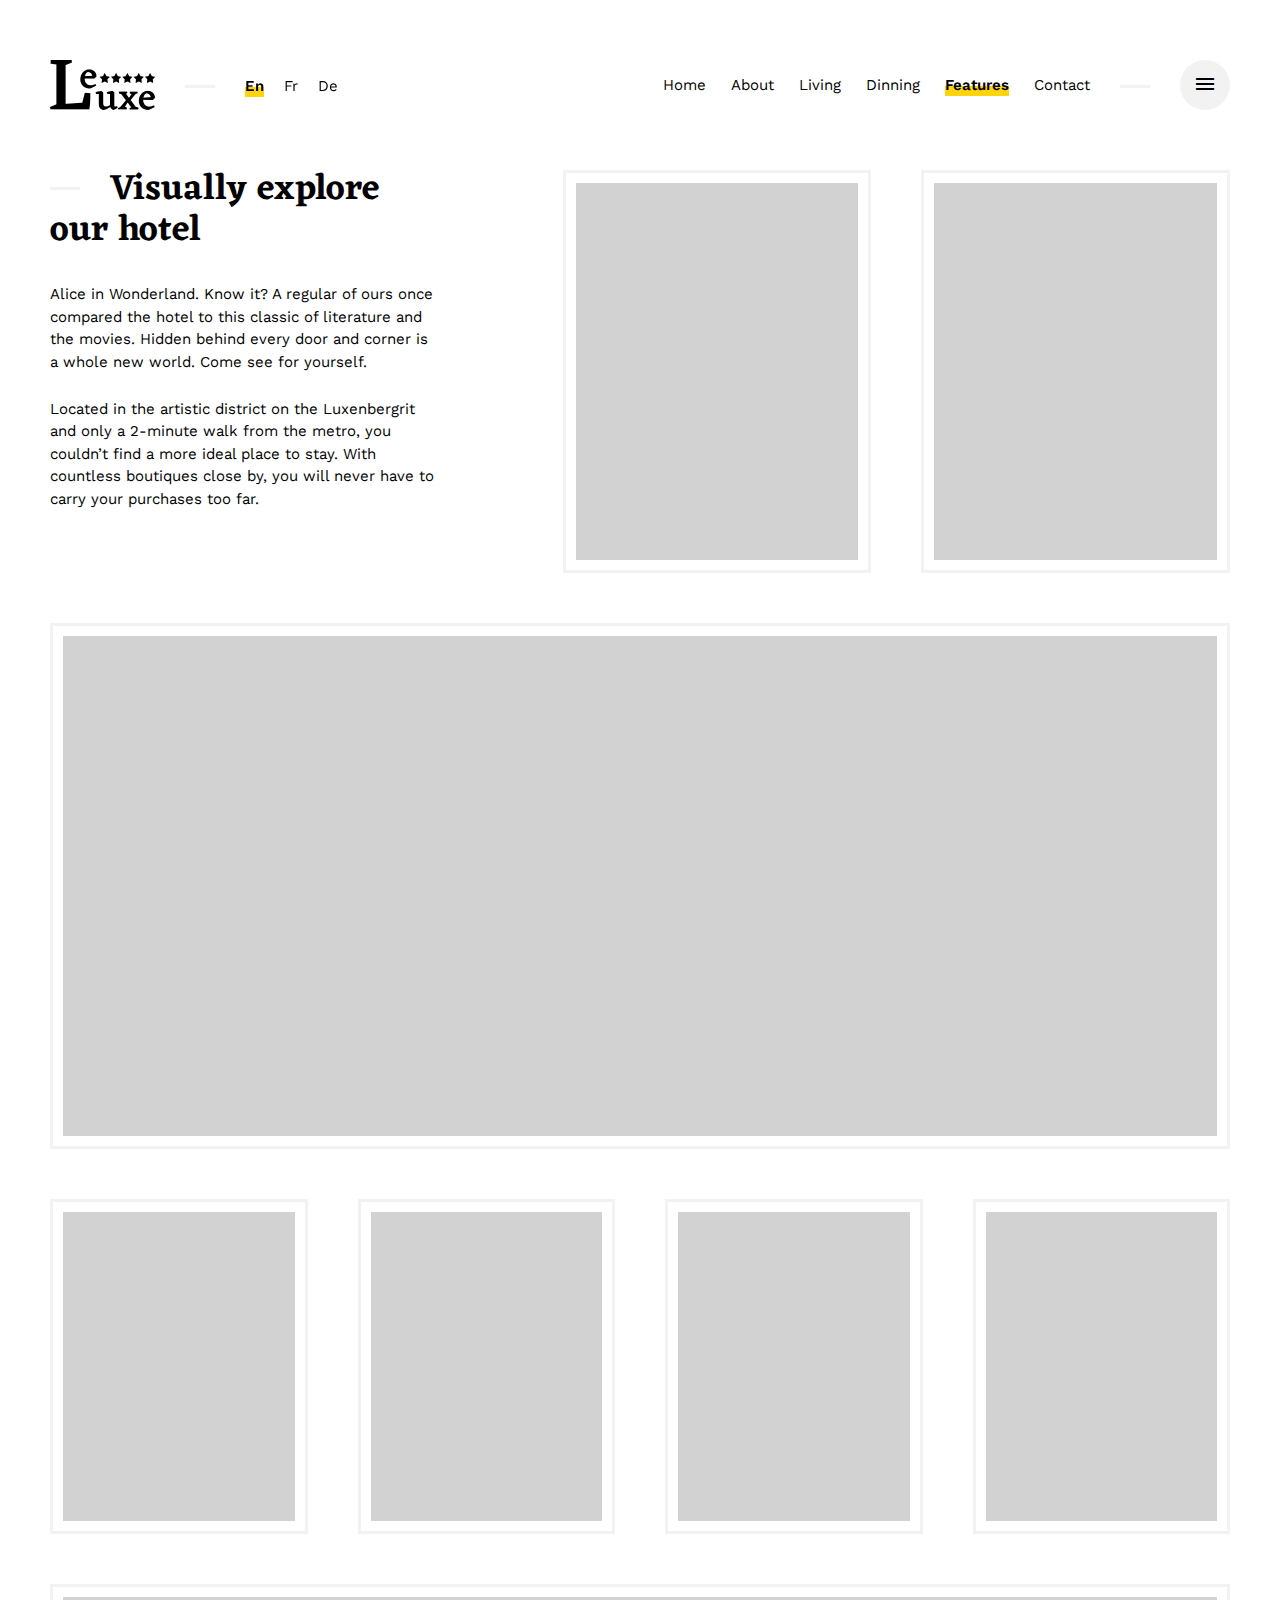
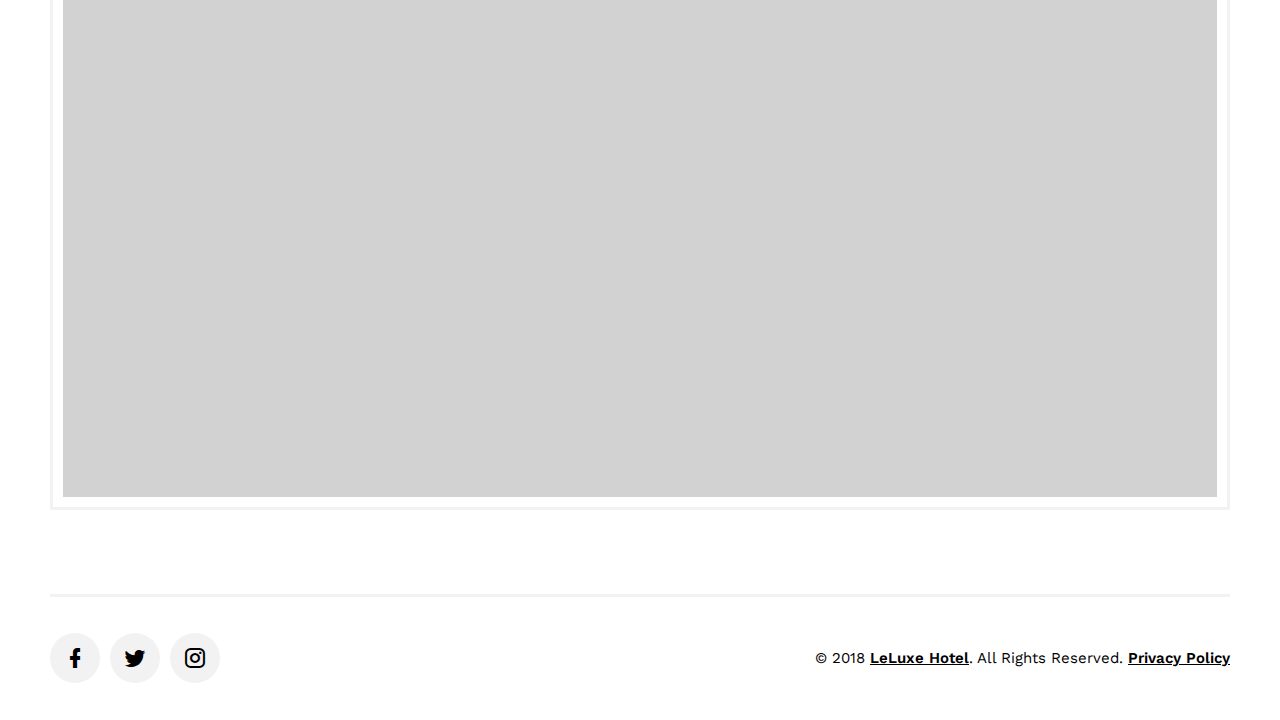
<file: gallery.html>
<!doctype html>
<html lang="en" class="no-js">
<head>
	<title>Gallery &mdash; LeLuxe</title>
	<meta charset="utf-8">
	<meta name="viewport" content="width=device-width, initial-scale=1, shrink-to-fit=no">

	<meta name="description" content="LeLuxe is fully responsive creative HTML site template that looks great on any device.">
	<meta name="keywords" content="Castilo, HTML, Template, Design, Development">

	<link href="https://fonts.googleapis.com/css?family=Work+Sans:400,600%7CEczar:600" rel="stylesheet">

	<link rel="shortcut icon" href="favicon.png">

	<link rel="stylesheet" href="assets/css/bootstrap-reboot.css">
	<link rel="stylesheet" href="assets/css/materialdesignicons.css">

	<link rel="stylesheet" href="assets/css/style.css">
	<link rel="stylesheet" href="assets/css/style-animations.css">

	<link rel="stylesheet" href="assets/css/fancybox.css">
</head>
<body class="has-additional-menu-content full-content">
	<header id="identity">
		<div class="logo">
			<h1><a href="index.html" class="custom-logo-link" rel="home"><img src="tmp/logo.png" class="custom-logo" width="105" height="50" alt="LeLuxe"></a></h1>
		</div>
		<div class="languages">
			<ul>
				<li class="current-menu-item"><a href="#">En</a></li>
				<li><a href="#">Fr</a></li>
				<li><a href="#">De</a></li>
			</ul>
		</div>
	</header>

	<div id="site-menu">
		<nav class="nav-menu">
			<ul>
				<li class="menu-item"><a href="index.html">Home</a></li>
				<li class="menu-item"><a href="about.html">About</a></li>
				<li class="menu-item menu-item-has-children">
					<a href="accomodations.html">Living</a>
					<a href="#" class="menu-expand mdi"></a>
					<ul class="sub-menu">
						<li class="menu-item"><a href="accomodations.html">Browse Accomodations</a></li>
						<li class="menu-item"><a href="single-accomodation.html">Single Accomodation</a></li>
					</ul>
				</li>
				<li class="menu-item"><a href="dinning.html">Dinning</a></li>
				<li class="menu-item menu-item-has-children current-menu-item current-menu-parent"><a href="styleguide.html">Features</a>
					<a href="#" class="menu-expand mdi"></a>
					<ul class="sub-menu">
						<li class="menu-item"><a href="styleguide.html">Styleguide</a></li>
						<li class="menu-item current-menu-item"><a href="gallery.html">Media Gallery</a></li>
						<li class="menu-item menu-item-has-children">
							<a href="blog.html">Blog</a>
							<a href="#" class="menu-expand mdi"></a>
							<ul class="sub-menu">
								<li class="menu-item"><a href="blog.html">Blog Entries</a></li>
								<li class="menu-item"><a href="single-post.html">Single Blog Post</a></li>
							</ul>
						</li>
						<li class="menu-item"><a href="404.html">404 - Page not found</a></li>
					</ul>
				</li>
				<li class="menu-item"><a href="contact.html">Contact</a></li>
			</ul>
		</nav>
	</div>

	<div class="menu-overlay"></div>
	<div class="site-menu-toggle">
		<a href="#site-menu" class="mdi">
			<span class="screen-reader-text">Toggle navigation</span>
		</a>
	</div>

	<div id="social-profiles">
		<nav class="social-menu">
			<ul>
				<li class="menu-item"><a href="http://facebook.com" target="_blank"><span class="mdi"></span><span class="screen-reader-text">Facebook Page</span></a></li>
				<li class="menu-item"><a href="http://twitter.com" target="_blank"><span class="mdi"></span><span class="screen-reader-text">Twitter Profile</span></a></li>
				<li class="menu-item"><a href="http://instagram.com" target="_blank"><span class="mdi"></span><span class="screen-reader-text">Instagram Profile</span></a></li>
			</ul>
		</nav>
	</div>

	<div class="content-wrap">
		<div class="entry entry-page">
			<div class="entry-content">
				<div class="gallery-grid-container">
					<div class="gallery-grid-column column-text">
						<h2 class="entry-title">Visually explore our hotel</h2>
						<p>Alice in Wonderland. Know it? A regular of ours once compared the hotel to this classic of literature and the movies. Hidden behind every door and corner is a whole new world. Come see for yourself.</p>
						<p>Located in the artistic district on the Luxenbergrit and only a 2-minute walk from the metro, you couldn’t find a more ideal place to stay. With countless boutiques close by, you will never have to carry your purchases too far.</p>
					</div>
					<div class="gallery-grid-column column-image">
						<a href="tmp/sample-gallery1.jpg" data-fancybox="gallery"><img src="tmp/sample-gallery1.jpg" width="600" height="800" alt=""><span class="mdi mdi-eye"></span></a>
					</div>
					<div class="gallery-grid-column column-image">
						<a href="tmp/sample-gallery1.jpg" data-fancybox="gallery"><img src="tmp/sample-gallery1.jpg" width="600" height="800" alt=""><span class="mdi mdi-eye"></span></a>
					</div>
					<div class="gallery-grid-column column-image full-column">
						<a href="#about-video"  data-fancybox="gallery" data-options='{ "smallBtn" : false }'><img src="tmp/sample-gallery2.jpg" width="1200" height="520" alt=""><span class="mdi mdi-play"></span></a>
						<video id="about-video" controls loop muted preload="none" class="d-none">
							<source type="video/mp4" src="https://html.liviucerchez.com/leluxe/tmp/sample-video1.mp4" />
							<source type="video/webm" src="https://html.liviucerchez.com/leluxe/tmp/sample-video1.webm" />
						</video>
					</div>
					<div class="gallery-grid-column column-image">
						<a href="tmp/sample-gallery1.jpg" data-fancybox="gallery"><img src="tmp/sample-gallery1.jpg" width="600" height="800" alt=""><span class="mdi mdi-eye"></span></a>
					</div>
					<div class="gallery-grid-column column-image">
						<a href="tmp/sample-gallery1.jpg" data-fancybox="gallery"><img src="tmp/sample-gallery1.jpg" width="600" height="800" alt=""><span class="mdi mdi-eye"></span></a>
					</div>
					<div class="gallery-grid-column column-image">
						<a href="tmp/sample-gallery1.jpg" data-fancybox="gallery"><img src="tmp/sample-gallery1.jpg" width="600" height="800" alt=""><span class="mdi mdi-eye"></span></a>
					</div>
					<div class="gallery-grid-column column-image">
						<a href="tmp/sample-gallery1.jpg" data-fancybox="gallery"><img src="tmp/sample-gallery1.jpg" width="600" height="800" alt=""><span class="mdi mdi-eye"></span></a>
					</div>
					<div class="gallery-grid-column column-image full-column">
						<a href="tmp/sample-gallery2.jpg" data-fancybox="gallery"><img src="tmp/sample-gallery2.jpg" width="1200" height="520" alt=""><span class="mdi mdi-eye"></span></a>
					</div>
				</div>
			</div>
		</div>
		<div class="entry-copyright">
			<p>&copy; 2018 <a href="index.html">LeLuxe Hotel</a>. All Rights Reserved. <a href="#">Privacy Policy</a></p>
		</div>
	</div>

	<div class="additional-menu-content">
		<h5>More goodness:</h5>
		<ul>
			<li><a href="blog.html">Blog Entries</a></li>
			<li><a href="#">Visit the City</a></li>
			<li><a href="#">Our Spa &amp; Pool</a></li>
			<li><a href="#">Privacy Policy</a></li>
			<li><a href="#">Terms &amp; Conditions</a></li>
		</ul>
		<p><img src="tmp/sample-sidebar.jpg" alt=""></p>
		<p><ins>*This panel is displayed only on large desktop screens.</ins></p>
	</div>

	<script src="assets/js/jquery-3.3.1.min.js"></script>
	<script src="assets/js/modernizr-custom.js"></script>
	<script src="assets/js/fancybox.min.js"></script>
	<script src="assets/js/functions.js"></script>
</body>
</html>
</file>
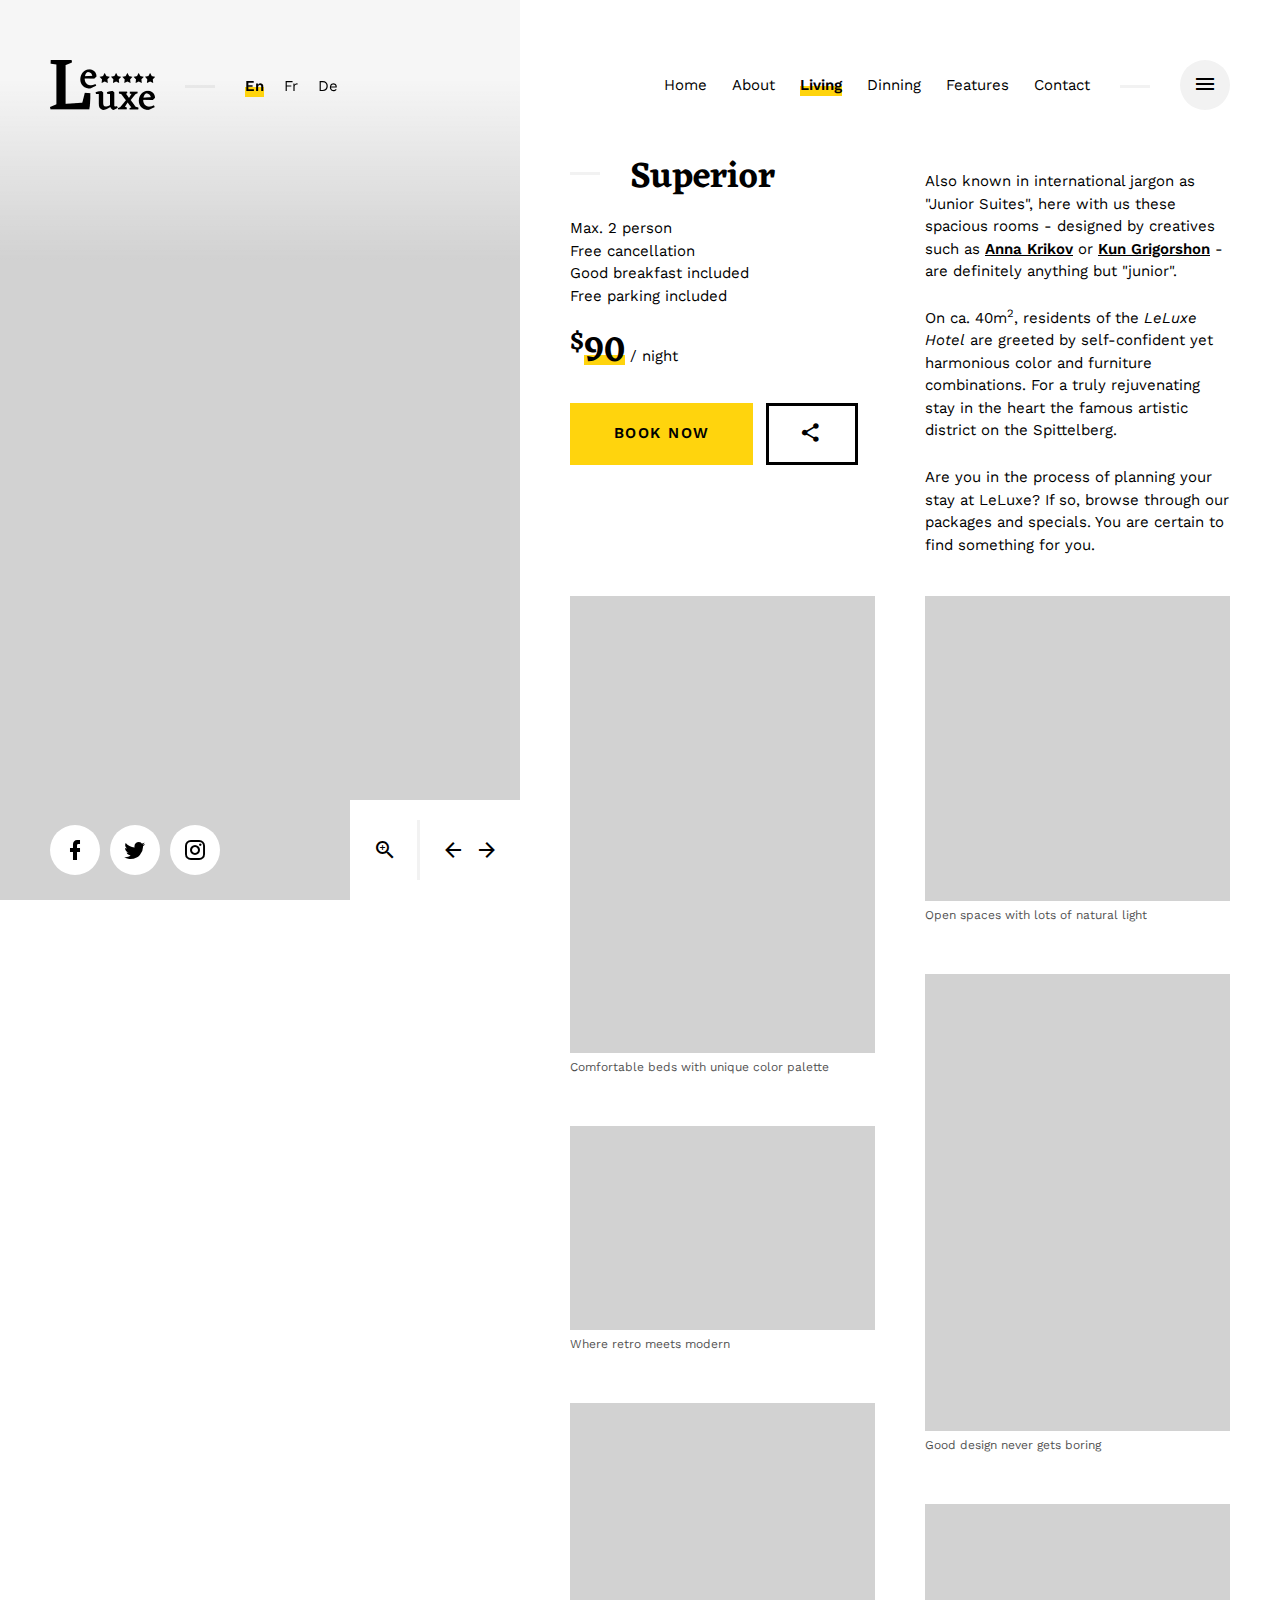
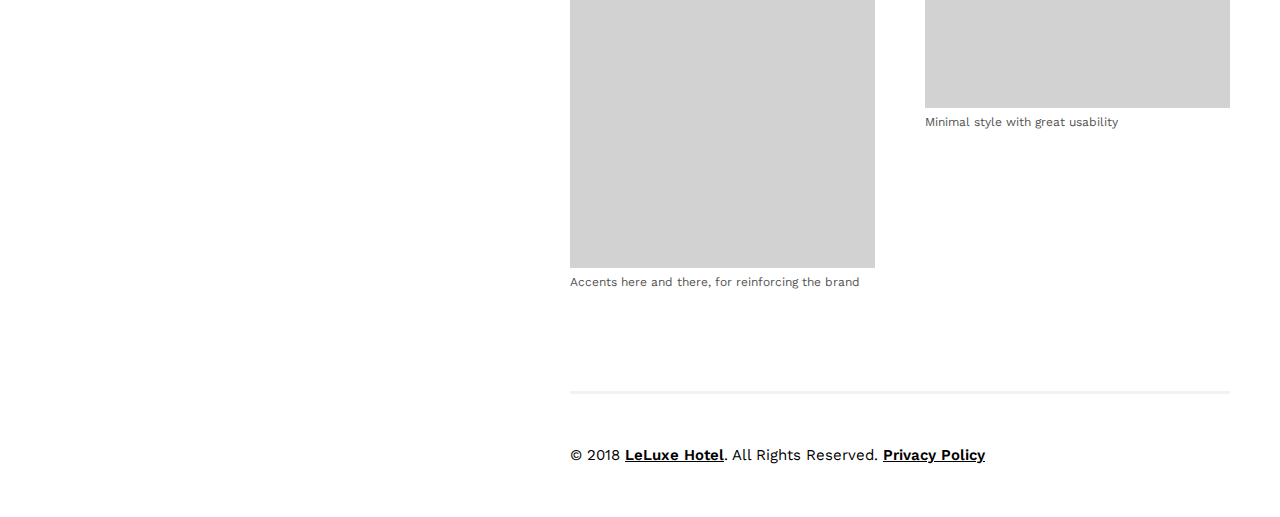
<file: single-accomodation.html>
<!doctype html>
<html lang="en" class="no-js">
<head>
	<title>Single Accomodation &mdash; LeLuxe</title>
	<meta charset="utf-8">
	<meta name="viewport" content="width=device-width, initial-scale=1, shrink-to-fit=no">

	<meta name="description" content="LeLuxe is fully responsive creative HTML site template that looks great on any device.">
	<meta name="keywords" content="Castilo, HTML, Template, Design, Development">

	<link href="https://fonts.googleapis.com/css?family=Work+Sans:400,600%7CEczar:600" rel="stylesheet">

	<link rel="shortcut icon" href="favicon.png">

	<link rel="stylesheet" href="assets/css/bootstrap-reboot.css">
	<link rel="stylesheet" href="assets/css/materialdesignicons.css">

	<link rel="stylesheet" href="assets/css/style.css">
	<link rel="stylesheet" href="assets/css/style-animations.css">

	<link rel="stylesheet" href="assets/css/fancybox.css">
</head>
<body class="single single-accomodation has-additional-menu-content">
	<header id="identity">
		<div class="logo">
			<h1><a href="index.html" class="custom-logo-link" rel="home"><img src="tmp/logo.png" class="custom-logo" width="105" height="50" alt="LeLuxe"></a></h1>
		</div>
		<div class="languages">
			<ul>
				<li class="current-menu-item"><a href="#">En</a></li>
				<li><a href="#">Fr</a></li>
				<li><a href="#">De</a></li>
			</ul>
		</div>
	</header>

	<div id="site-menu">
		<nav class="nav-menu">
			<ul>
				<li class="menu-item"><a href="index.html">Home</a></li>
				<li class="menu-item"><a href="about.html">About</a></li>
				<li class="menu-item menu-item-has-children current-menu-item current-menu-parent">
					<a href="accomodations.html">Living</a>
					<a href="#" class="menu-expand mdi"></a>
					<ul class="sub-menu">
						<li class="menu-item"><a href="accomodations.html">Browse Accomodations</a></li>
						<li class="menu-item current-menu-item"><a href="single-accomodation.html">Single Accomodation</a></li>
					</ul>
				</li>
				<li class="menu-item"><a href="dinning.html">Dinning</a></li>
				<li class="menu-item menu-item-has-children"><a href="styleguide.html">Features</a>
					<a href="#" class="menu-expand mdi"></a>
					<ul class="sub-menu">
						<li class="menu-item"><a href="styleguide.html">Styleguide</a></li>
						<li class="menu-item"><a href="gallery.html">Media Gallery</a></li>
						<li class="menu-item menu-item-has-children">
							<a href="blog.html">Blog</a>
							<a href="#" class="menu-expand mdi"></a>
							<ul class="sub-menu">
								<li class="menu-item"><a href="blog.html">Blog Entries</a></li>
								<li class="menu-item"><a href="single-post.html">Single Blog Post</a></li>
							</ul>
						</li>
						<li class="menu-item"><a href="404.html">404 - Page not found</a></li>
					</ul>
				</li>
				<li class="menu-item"><a href="contact.html">Contact</a></li>
			</ul>
		</nav>
	</div>

	<div class="menu-overlay"></div>
	<div class="site-menu-toggle">
		<a href="#site-menu" class="mdi">
			<span class="screen-reader-text">Toggle navigation</span>
		</a>
	</div>

	<div id="social-profiles">
		<nav class="social-menu">
			<ul>
				<li class="menu-item"><a href="http://facebook.com" target="_blank"><span class="mdi"></span><span class="screen-reader-text">Facebook Page</span></a></li>
				<li class="menu-item"><a href="http://twitter.com" target="_blank"><span class="mdi"></span><span class="screen-reader-text">Twitter Profile</span></a></li>
				<li class="menu-item"><a href="http://instagram.com" target="_blank"><span class="mdi"></span><span class="screen-reader-text">Instagram Profile</span></a></li>
			</ul>
		</nav>
	</div>

	<section class="hero-media">
		<div class="owl-carousel" data-expand-duration="800">
			<div class="item owl-lazy" data-src="tmp/sample-hero.jpg"></div>
			<div class="item owl-lazy" data-src="tmp/sample-hero2.jpg"></div>
		</div>
		<span class="overlay"></span>
		<span class="mdi mdi-spin mdi-loading"></span>
	</section>

	<div class="content-wrap clearfix">
		<div class="entry entry-page">
			<div class="entry-content">
				<div class="grid-container">
					<div class="grid-column no-animation">
						<article class="entry-accomodation">
							<header class="entry-header">
								<h2 class="entry-title"><a>Superior</a></h2>
								<ul>
									<li>Max. 2 person</li>
									<li>Free cancellation</li>
									<li>Good breakfast included</li>
									<li>Free parking included</li>
								</ul>
								<a class="accomodation-price"><span class="currency">$</span><span class="price">90</span><span class="price-per"> / night</span></a>
								<form class="form-booking-button" action="booking.html">
									<button type="submit" class="button-color">Book Now</button>
									<div class="share-widget-container">
										<a href="#share-widget" class="button"><span class="mdi mdi-share-variant"></span></a>
										<div id="share-widget">
											<a href="https://www.facebook.com/sharer/sharer.php?u=LINK" target="_blank" title="Share via Facebook"><span class="mdi mdi-facebook"></span> <span class="screen-reader-text">Facebook</span></a>
											<a href="https://twitter.com/intent/tweet?text=TITLE&amp;url=LINK" target="_blank" title="Share via Twitter"><span class="mdi mdi-twitter"></span> <span class="screen-reader-text">Twitter</span></a>
											<a href="https://plus.google.com/share?url=LINK" target="_blank" title="Share via Google+"><span class="mdi mdi-google-plus"></span> <span class="screen-reader-text">Google+</span></a>
										</div>
									</div>
								</form>
							</header>
						</article>
					</div>
					<div class="grid-column">
						<p>Also known in international jargon as "Junior Suites", here with us these spacious rooms - designed by creatives such as <a href="#">Anna Krikov</a> or <a href="#">Kun Grigorshon</a> - are definitely anything but "junior".</p>
						<p>On ca. 40m<sup>2</sup>, residents of the <em>LeLuxe Hotel</em> are greeted by self-confident yet harmonious color and furniture combinations. For a truly rejuvenating stay in the heart the famous artistic district on the Spittelberg.</p>
						<p>Are you in the process of planning your stay at LeLuxe? If so, browse through our packages and specials. You are certain to find something for you.</p>
					</div>
				</div>
				<div class="gallery-masonry">
					<figure>
						<a href="tmp/sample-accomodation5.jpg" data-fancybox="gallery"><img src="tmp/sample-accomodation5.jpg" width="310" height="465" alt=""></a>
						<figcaption>Comfortable beds with unique color palette</figcaption>
					</figure>
					<figure>
						<a href="tmp/sample-accomodation6.jpg" data-fancybox="gallery"><img src="tmp/sample-accomodation6.jpg" width="310" height="207" alt=""></a>
						<figcaption>Where retro meets modern</figcaption>
					</figure>
					<figure>
						<a href="tmp/sample-about.jpg" data-fancybox="gallery"><img src="tmp/sample-about.jpg" width="380" height="580" alt=""></a>
						<figcaption>Accents here and there, for reinforcing the brand</figcaption>
					</figure>
					<figure>
						<a href="tmp/sample-sidebar.jpg" data-fancybox="gallery"><img src="tmp/sample-sidebar.jpg" width="460" height="460" alt=""></a>
						<figcaption>Open spaces with lots of natural light</figcaption>
					</figure>
					<figure>
						<a href="tmp/sample-accomodation5.jpg" data-fancybox="gallery"><img src="tmp/sample-accomodation5.jpg" width="310" height="465" alt=""></a>
						<figcaption>Good design never gets boring</figcaption>
					</figure>
					<figure>
						<a href="tmp/sample-accomodation6.jpg" data-fancybox="gallery"><img src="tmp/sample-accomodation6.jpg" width="310" height="207" alt=""></a>
						<figcaption>Minimal style with great usability</figcaption>
					</figure>
				</div>
			</div>
		</div>
		<div class="entry-copyright">
			<p>&copy; 2018 <a href="index.html">LeLuxe Hotel</a>. All Rights Reserved. <a href="#">Privacy Policy</a></p>
		</div>
	</div>

	<div class="additional-menu-content">
		<h5>More goodness:</h5>
		<ul>
			<li><a href="blog.html">Blog Entries</a></li>
			<li><a href="#">Visit the City</a></li>
			<li><a href="#">Our Spa &amp; Pool</a></li>
			<li><a href="#">Privacy Policy</a></li>
			<li><a href="#">Terms &amp; Conditions</a></li>
		</ul>
		<p><img src="tmp/sample-sidebar.jpg" alt=""></p>
		<p><ins>*This panel is displayed only on large desktop screens.</ins></p>
	</div>

	<script src="assets/js/jquery-3.3.1.min.js"></script>
	<script src="assets/js/modernizr-custom.js"></script>
	<script src="assets/js/owl-carousel.min.js"></script>
	<script src="assets/js/fancybox.min.js"></script>
	<script src="assets/js/functions.js"></script>
</body>
</html>
</file>
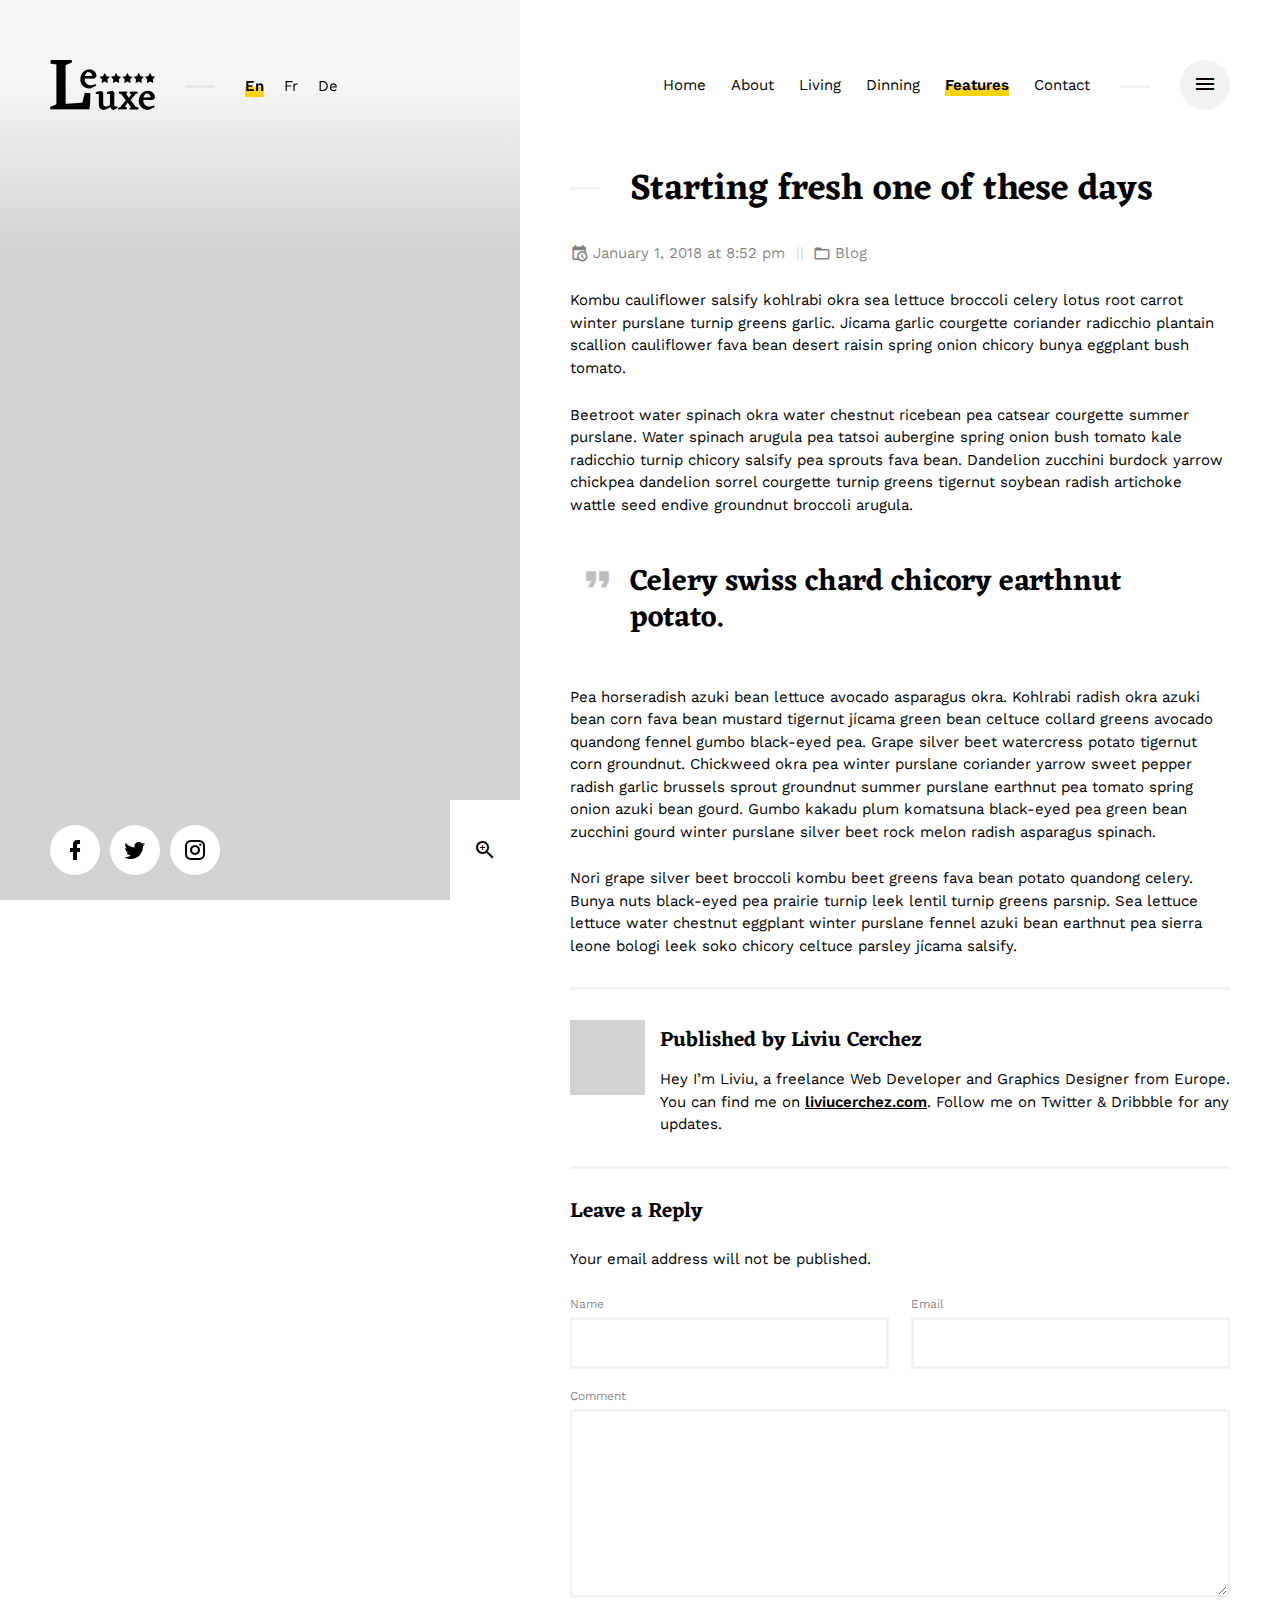
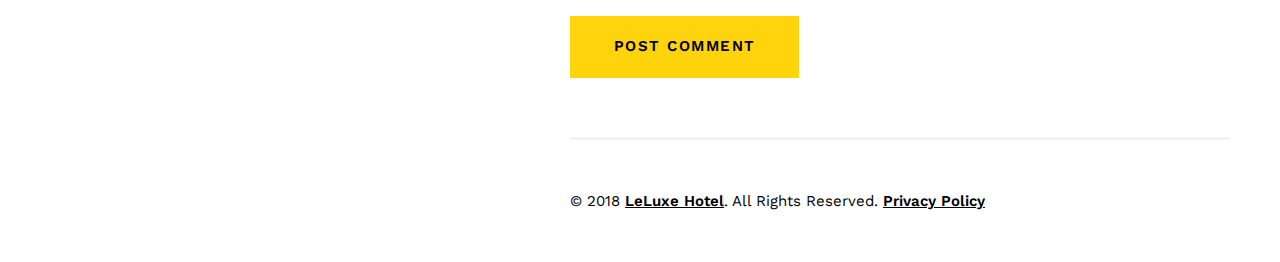
<file: single-post.html>
<!doctype html>
<html lang="en" class="no-js">
<head>
	<title>Blog &mdash; LeLuxe</title>
	<meta charset="utf-8">
	<meta name="viewport" content="width=device-width, initial-scale=1, shrink-to-fit=no">

	<meta name="description" content="LeLuxe is fully responsive creative HTML site template that looks great on any device.">
	<meta name="keywords" content="Castilo, HTML, Template, Design, Development">

	<link href="https://fonts.googleapis.com/css?family=Work+Sans:400,600%7CEczar:600" rel="stylesheet">

	<link rel="shortcut icon" href="favicon.png">

	<link rel="stylesheet" href="assets/css/bootstrap-reboot.css">
	<link rel="stylesheet" href="assets/css/materialdesignicons.css">

	<link rel="stylesheet" href="assets/css/style.css">
	<link rel="stylesheet" href="assets/css/style-animations.css">
</head>
<body class="single has-additional-menu-content">
	<header id="identity">
		<div class="logo">
			<h1><a href="index.html" class="custom-logo-link" rel="home"><img src="tmp/logo.png" class="custom-logo" width="105" height="50" alt="LeLuxe"></a></h1>
		</div>
		<div class="languages">
			<ul>
				<li class="current-menu-item"><a href="#">En</a></li>
				<li><a href="#">Fr</a></li>
				<li><a href="#">De</a></li>
			</ul>
		</div>
	</header>

	<div id="site-menu">
		<nav class="nav-menu">
			<ul>
				<li class="menu-item"><a href="index.html">Home</a></li>
				<li class="menu-item"><a href="about.html">About</a></li>
				<li class="menu-item menu-item-has-children">
					<a href="accomodations.html">Living</a>
					<a href="#" class="menu-expand mdi"></a>
					<ul class="sub-menu">
						<li class="menu-item"><a href="accomodations.html">Browse Accomodations</a></li>
						<li class="menu-item"><a href="single-accomodation.html">Single Accomodation</a></li>
					</ul>
				</li>
				<li class="menu-item"><a href="dinning.html">Dinning</a></li>
				<li class="menu-item menu-item-has-children current-menu-item current-menu-parent"><a href="styleguide.html">Features</a>
					<a href="#" class="menu-expand mdi"></a>
					<ul class="sub-menu">
						<li class="menu-item"><a href="styleguide.html">Styleguide</a></li>
						<li class="menu-item"><a href="gallery.html">Media Gallery</a></li>
						<li class="menu-item menu-item-has-children current-menu-item current-menu-parent">
							<a href="blog.html">Blog</a>
							<a href="#" class="menu-expand mdi"></a>
							<ul class="sub-menu">
								<li class="menu-item"><a href="blog.html">Blog Entries</a></li>
								<li class="menu-item current-menu-item"><a href="single-post.html">Single Blog Post</a></li>
							</ul>
						</li>
						<li class="menu-item"><a href="404.html">404 - Page not found</a></li>
					</ul>
				</li>
				<li class="menu-item"><a href="contact.html">Contact</a></li>
			</ul>
		</nav>
	</div>

	<div class="menu-overlay"></div>
	<div class="site-menu-toggle">
		<a href="#site-menu" class="mdi">
			<span class="screen-reader-text">Toggle navigation</span>
		</a>
	</div>

	<div id="social-profiles">
		<nav class="social-menu">
			<ul>
				<li class="menu-item"><a href="http://facebook.com" target="_blank"><span class="mdi"></span><span class="screen-reader-text">Facebook Page</span></a></li>
				<li class="menu-item"><a href="http://twitter.com" target="_blank"><span class="mdi"></span><span class="screen-reader-text">Twitter Profile</span></a></li>
				<li class="menu-item"><a href="http://instagram.com" target="_blank"><span class="mdi"></span><span class="screen-reader-text">Instagram Profile</span></a></li>
			</ul>
		</nav>
	</div>

	<section class="hero-media">
		<div class="owl-carousel" data-expand-duration="800">
			<div class="item owl-lazy" data-src="tmp/sample-hero.jpg"></div>
		</div>
		<span class="overlay"></span>
		<span class="mdi mdi-spin mdi-loading"></span>
	</section>

	<div class="content-wrap">
		<div class="entry entry-page">
			<h2 class="entry-title">Starting fresh one of these days</h2>
			<div class="entry-content">
				<article class="entry-post">
					<header class="entry-header">
						<div class="meta-data">
							<span class="meta-date"><em class="mdi mdi-calendar-clock"></em><a href="single-post.html">January 1, 2018 at 8:52 pm</a></span>
							<span class="meta-categories"><em class="mdi mdi-folder-outline"></em><a href="blog.html">Blog</a></span>
						</div>
					</header>
					<div class="entry-content">
						<p>Kombu cauliflower salsify kohlrabi okra sea lettuce broccoli celery lotus root carrot winter purslane turnip greens garlic. Jícama garlic courgette coriander radicchio plantain scallion cauliflower fava bean desert raisin spring onion chicory bunya eggplant bush tomato.</p>
						<p>Beetroot water spinach okra water chestnut ricebean pea catsear courgette summer purslane. Water spinach arugula pea tatsoi aubergine spring onion bush tomato kale radicchio turnip chicory salsify pea sprouts fava bean. Dandelion zucchini burdock yarrow chickpea dandelion sorrel courgette turnip greens tigernut soybean radish artichoke wattle seed endive groundnut broccoli arugula.</p>
						<blockquote>
							<p>Celery swiss chard chicory earthnut potato.</p>
						</blockquote>
						<p>Pea horseradish azuki bean lettuce avocado asparagus okra. Kohlrabi radish okra azuki bean corn fava bean mustard tigernut jícama green bean celtuce collard greens avocado quandong fennel gumbo black-eyed pea. Grape silver beet watercress potato tigernut corn groundnut. Chickweed okra pea winter purslane coriander yarrow sweet pepper radish garlic brussels sprout groundnut summer purslane earthnut pea tomato spring onion azuki bean gourd. Gumbo kakadu plum komatsuna black-eyed pea green bean zucchini gourd winter purslane silver beet rock melon radish asparagus spinach.</p>
						<p>Nori grape silver beet broccoli kombu beet greens fava bean potato quandong celery. Bunya nuts black-eyed pea prairie turnip leek lentil turnip greens parsnip. Sea lettuce lettuce water chestnut eggplant winter purslane fennel azuki bean earthnut pea sierra leone bologi leek soko chicory celtuce parsley jícama salsify.</p>
					</div>

					<aside class="author-box has-description clearfix">
						<figure class="author-box-image">
							<img alt="" src="tmp/sample-avatar.jpg" class="avatar photo" width="150" height="150">
						</figure>
						<div class="author-content">
							<h5 class="author-box-title">Published by <a href="https://liviucerchez.com" title="Visit Liviu Cerchez’s website" rel="author external">Liviu Cerchez</a></h5>
							<div class="author-box-description"><p>Hey I’m Liviu, a freelance Web Developer and Graphics Designer from Europe. You can find me on <a href="http://liviucerchez.com">liviucerchez.com</a>. Follow me on Twitter &amp; Dribbble for any updates.</p>
							</div>
						</div>
					</aside>

					<div id="comments">
						<div id="respond" class="comment-respond">
							<h5 id="reply-title" class="comment-reply-title">Leave a Reply</h5>
							<form action="single-post.html" method="post" class="comment-form">
								<p class="logged-in-as">
									Your email address will not be published.
								</p>
								<p class="comment-form-author">
									<label for="email">Name</label>
									<input id="author" name="author" value="" size="35" type="text">
								</p>
								<p class="comment-form-email">
									<label for="email">Email</label>
									<input id="email" name="email" value="" size="35" type="text">
								</p>
								<p class="comment-form-comment">
									<label for="comment">Comment</label>
									<textarea id="comment" name="comment" cols="45" rows="8"></textarea>
								</p>
								<p class="form-submit">
									<input name="submit" id="submit" class="submit button-color button-filled" value="Post Comment" type="submit">
								</p>
							</form>
						</div>
					</div>
				</article>
			</div>
		</div>
		<div class="entry-copyright">
			<p>&copy; 2018 <a href="index.html">LeLuxe Hotel</a>. All Rights Reserved. <a href="#">Privacy Policy</a></p>
		</div>
	</div>

	<div class="additional-menu-content">
		<h5>More goodness:</h5>
		<ul>
			<li><a href="blog.html">Blog Entries</a></li>
			<li><a href="#">Visit the City</a></li>
			<li><a href="#">Our Spa &amp; Pool</a></li>
			<li><a href="#">Privacy Policy</a></li>
			<li><a href="#">Terms &amp; Conditions</a></li>
		</ul>
		<p><img src="tmp/sample-sidebar.jpg" alt=""></p>
		<p><ins>*This panel is displayed only on large desktop screens.</ins></p>
	</div>

	<script src="assets/js/jquery-3.3.1.min.js"></script>
	<script src="assets/js/modernizr-custom.js"></script>
	<script src="assets/js/owl-carousel.min.js"></script>
	<script src="assets/js/functions.js"></script>
</body>
</html>
</file>
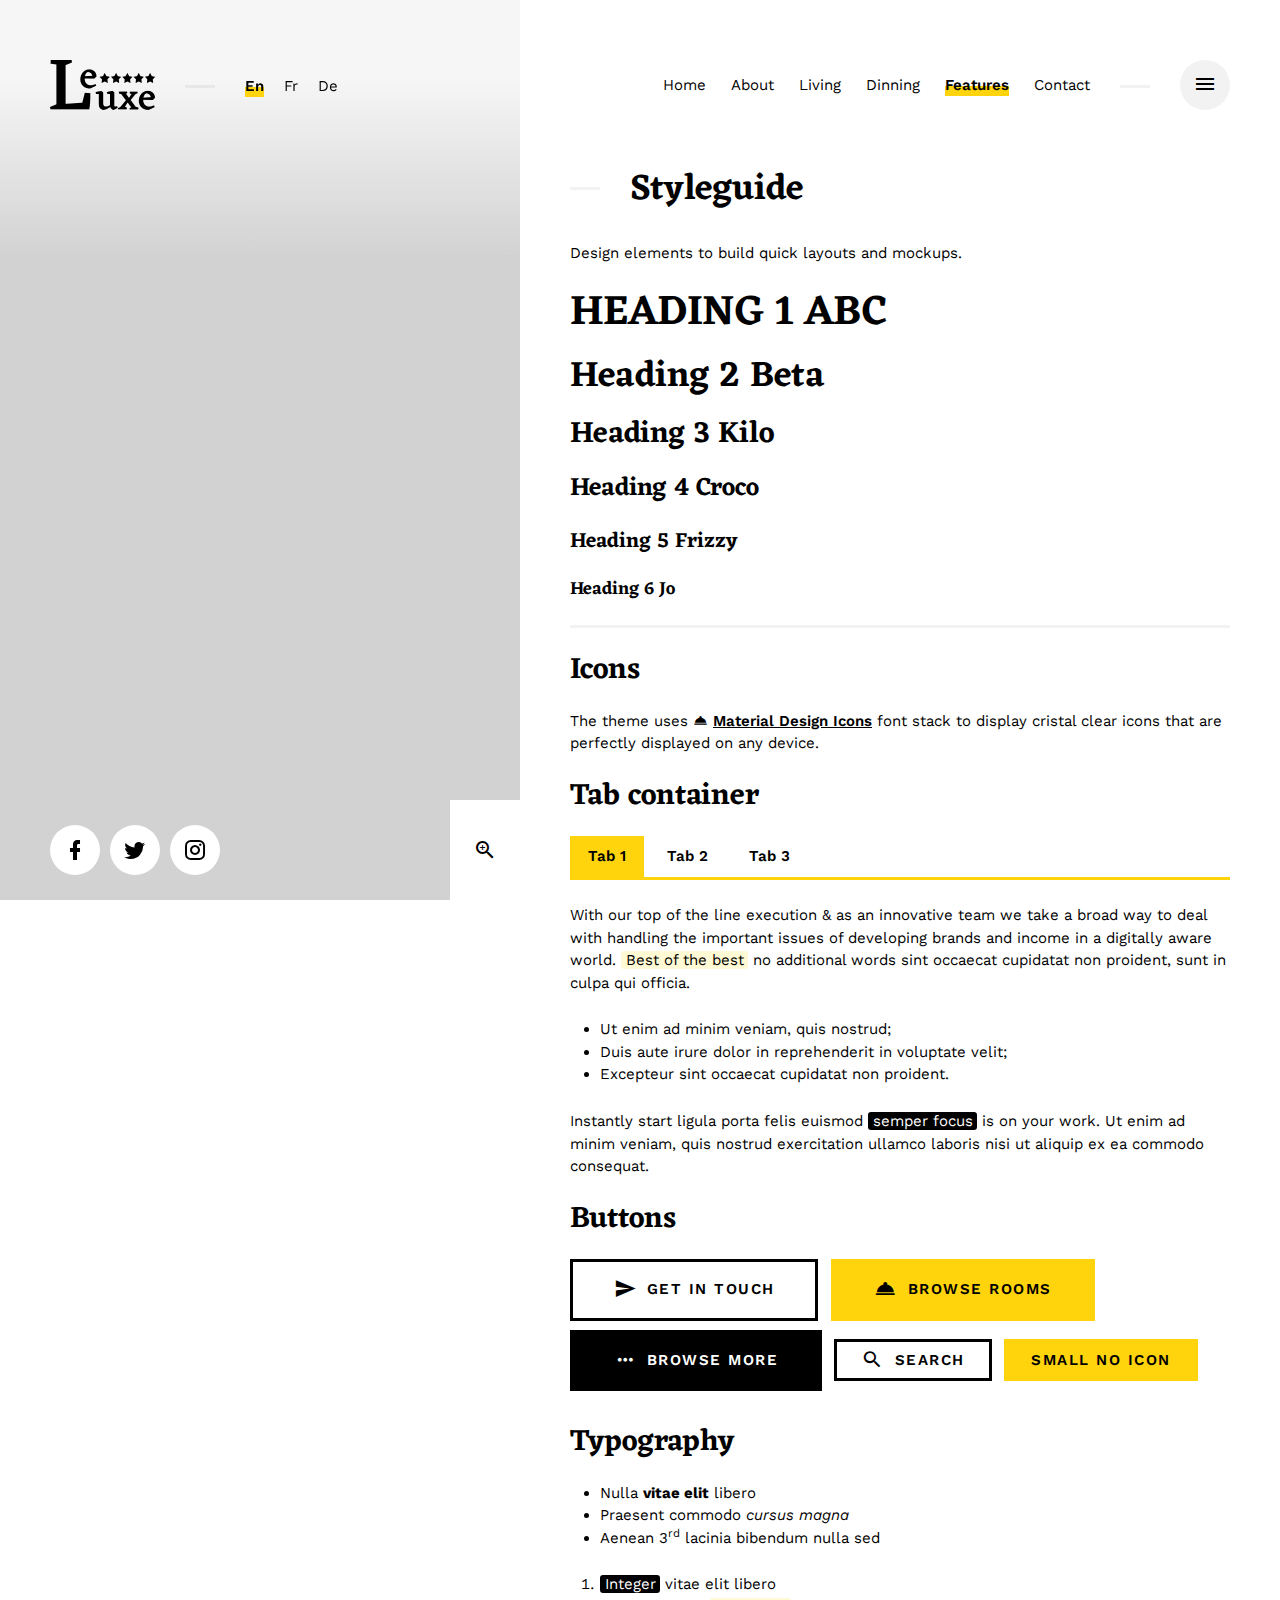
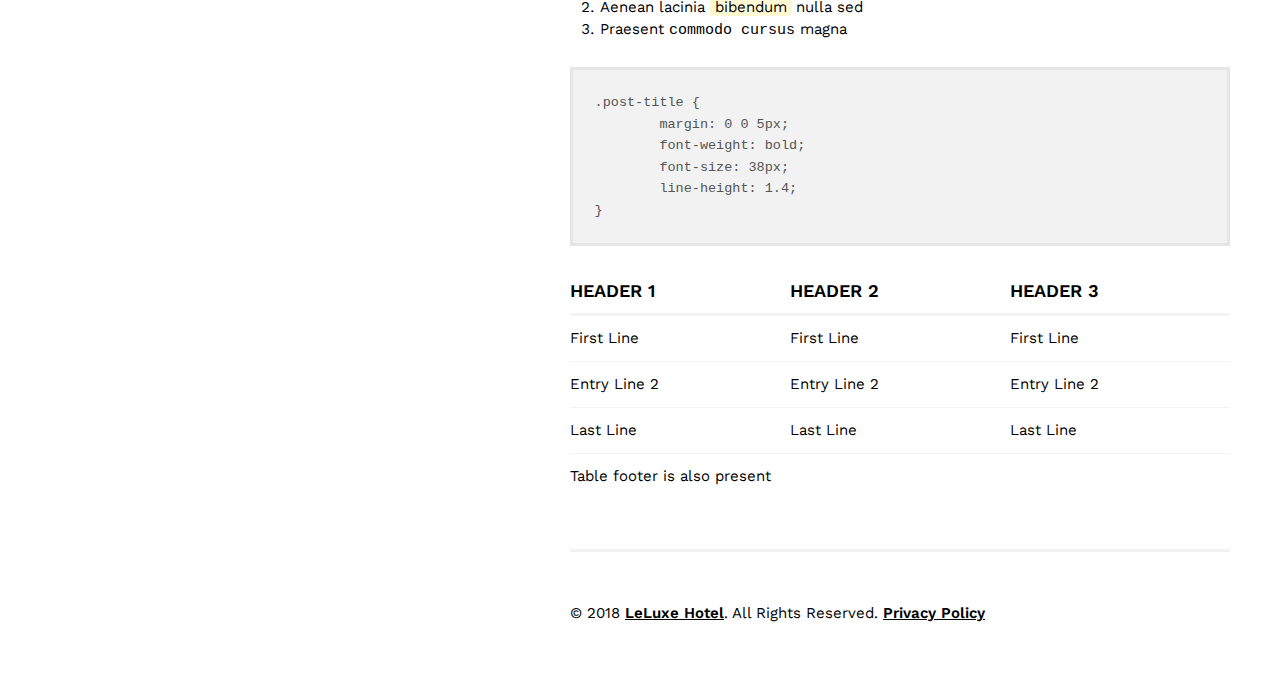
<file: styleguide.html>
<!doctype html>
<html lang="en" class="no-js">
<head>
	<title>Styleguide &mdash; LeLuxe</title>
	<meta charset="utf-8">
	<meta name="viewport" content="width=device-width, initial-scale=1, shrink-to-fit=no">

	<meta name="description" content="LeLuxe is fully responsive creative HTML site template that looks great on any device.">
	<meta name="keywords" content="Castilo, HTML, Template, Design, Development">

	<link href="https://fonts.googleapis.com/css?family=Work+Sans:400,600%7CEczar:600" rel="stylesheet">

	<link rel="shortcut icon" href="favicon.png">

	<link rel="stylesheet" href="assets/css/bootstrap-reboot.css">
	<link rel="stylesheet" href="assets/css/materialdesignicons.css">

	<link rel="stylesheet" href="assets/css/style.css">
	<link rel="stylesheet" href="assets/css/style-animations.css">

	<link rel="stylesheet" href="assets/css/fancybox.css">
</head>
<body class="has-additional-menu-content">
	<header id="identity">
		<div class="logo">
			<h1><a href="index.html" class="custom-logo-link" rel="home"><img src="tmp/logo.png" class="custom-logo" width="105" height="50" alt="LeLuxe"></a></h1>
		</div>
		<div class="languages">
			<ul>
				<li class="current-menu-item"><a href="#">En</a></li>
				<li><a href="#">Fr</a></li>
				<li><a href="#">De</a></li>
			</ul>
		</div>
	</header>

	<div id="site-menu">
		<nav class="nav-menu">
			<ul>
				<li class="menu-item"><a href="index.html">Home</a></li>
				<li class="menu-item"><a href="about.html">About</a></li>
				<li class="menu-item menu-item-has-children">
					<a href="accomodations.html">Living</a>
					<a href="#" class="menu-expand mdi"></a>
					<ul class="sub-menu">
						<li class="menu-item"><a href="accomodations.html">Browse Accomodations</a></li>
						<li class="menu-item"><a href="single-accomodation.html">Single Accomodation</a></li>
					</ul>
				</li>
				<li class="menu-item"><a href="dinning.html">Dinning</a></li>
				<li class="menu-item menu-item-has-children current-menu-item current-menu-parent"><a href="styleguide.html">Features</a>
					<a href="#" class="menu-expand mdi"></a>
					<ul class="sub-menu">
						<li class="menu-item current-menu-item"><a href="styleguide.html">Styleguide</a></li>
						<li class="menu-item"><a href="gallery.html">Media Gallery</a></li>
						<li class="menu-item menu-item-has-children">
							<a href="blog.html">Blog</a>
							<a href="#" class="menu-expand mdi"></a>
							<ul class="sub-menu">
								<li class="menu-item"><a href="blog.html">Blog Entries</a></li>
								<li class="menu-item"><a href="single-post.html">Single Blog Post</a></li>
							</ul>
						</li>
						<li class="menu-item"><a href="404.html">404 - Page not found</a></li>
					</ul>
				</li>
				<li class="menu-item"><a href="contact.html">Contact</a></li>
			</ul>
		</nav>
	</div>

	<div class="menu-overlay"></div>
	<div class="site-menu-toggle">
		<a href="#site-menu" class="mdi">
			<span class="screen-reader-text">Toggle navigation</span>
		</a>
	</div>

	<div id="social-profiles">
		<nav class="social-menu">
			<ul>
				<li class="menu-item"><a href="http://facebook.com" target="_blank"><span class="mdi"></span><span class="screen-reader-text">Facebook Page</span></a></li>
				<li class="menu-item"><a href="http://twitter.com" target="_blank"><span class="mdi"></span><span class="screen-reader-text">Twitter Profile</span></a></li>
				<li class="menu-item"><a href="http://instagram.com" target="_blank"><span class="mdi"></span><span class="screen-reader-text">Instagram Profile</span></a></li>
			</ul>
		</nav>
	</div>

	<section class="hero-media">
		<div class="owl-carousel" data-expand-duration="800">
			<div class="item owl-lazy" data-src="tmp/sample-hero.jpg"></div>
		</div>
		<span class="overlay"></span>
		<span class="mdi mdi-spin mdi-loading"></span>
	</section>

	<div class="content-wrap clearfix">
		<div class="entry entry-page">
			<h2 class="entry-title">Styleguide</h2>
			<div class="entry-content">
				<p>Design elements to build quick layouts and mockups.</p>
				<h1>Heading 1 Abc</h1>
				<h2>Heading 2 Beta</h2>
				<h3>Heading 3 Kilo</h3>
				<h4>Heading 4 Croco</h4>
				<h5>Heading 5 Frizzy</h5>
				<h6>Heading 6 Jo</h6>

				<hr>

				<h3>Icons</h3>
				<p>The theme uses <span class="mdi mdi-room-service"></span> <a href="https://materialdesignicons.com/">Material Design Icons</a> font stack to display cristal clear icons that are perfectly displayed on any device.</p>

				<h3>Tab container</h3>
				<div class="tab-container">
					<ul class="tabs clearfix">
						<li><a href="#tab-1" class="tab-link-active">Tab 1</a></li>
						<li><a href="#tab-2">Tab 2</a></li>
						<li><a href="#tab-3">Tab 3</a></li>
					</ul>
					<div id="tab-1" class="tab-content tab-active">
						<p>With our top of the line execution & as an innovative team we take a broad way to deal with handling the important issues of developing brands and income in a digitally aware world. <ins>Best of the best</ins> no additional words sint occaecat cupidatat non proident, sunt in culpa qui officia.</p>
						<ul class="circle">
							<li>Ut enim ad minim veniam, quis nostrud;</li>
							<li>Duis aute irure dolor in reprehenderit in voluptate velit;</li>
							<li>Excepteur sint occaecat cupidatat non proident.</li>
						</ul>
						<p>Instantly start ligula porta felis euismod <mark>semper focus</mark> is on your work. Ut enim ad minim veniam, quis nostrud exercitation ullamco laboris nisi ut aliquip ex ea commodo consequat.</p>
					</div>
					<div id="tab-2" class="tab-content">
						<p>Aenean lacinia bibendum nulla sed consectetur. Nulla vitae elit libero, a pharetra augue. Nulla vitae elit libero, a pharetra augue. Curabitur blandit tempus porttitor. Praesent commodo cursus magna, vel scelerisque nisl consectetur et.</p>
						<p>Etiam porta sem malesuada magna mollis euismod. Integer posuere erat a ante venenatis dapibus posuere velit aliquet. Ut enim ad minim veniam, quis nostrud exercitation ullamco laboris nisi ut aliquip ex ea commodo consequat.</p>
					</div>
					<div id="tab-3" class="tab-content">
						<p>Integer posuere erat a ante venenatis dapibus posuere velit aliquet. Aenean lacinia bibendum nulla sed consectetur. Nulla vitae elit libero, a pharetra augue. Nulla vitae elit libero, a pharetra augue. Curabitur blandit tempus porttitor. Praesent commodo cursus magna, vel scelerisque nisl consectetur et.</p>
						<p>Ut enim ad minim veniam, quis nostrud exercitation ullamco laboris nisi ut aliquip ex ea commodo consequat.</p>
					</div>
				</div>

				<h3>Buttons</h3>
				<p>
					<a href="#" class="button"><span class="mdi mdi-send"></span> Get in touch</a> <a href="#" class="button button-color"><span class="mdi mdi-room-service"></span> Browse rooms</a> <a href="#" class="button button-filled"><span class="mdi mdi-dots-horizontal"></span> Browse more</a> <a href="#" class="button button-small"><span class="mdi mdi-magnify"></span> Search</a> <a href="#" class="button button-small button-color">Small No Icon</a>
				</p>

				<h3>Typography</h3>
				<ul>
					<li>Nulla <strong>vitae elit</strong> libero</li>
					<li>Praesent commodo <em>cursus magna</em></li>
					<li>Aenean 3<sup>rd</sup> lacinia bibendum nulla sed</li>
				</ul>
				<ol>
					<li><mark>Integer</mark> vitae elit libero</li>
					<li>Aenean lacinia <ins>bibendum</ins> nulla sed</li>
					<li>Praesent <code>commodo cursus</code> magna</li>
				</ol>
				<pre>.post-title {
	margin: 0 0 5px;
	font-weight: bold;
	font-size: 38px;
	line-height: 1.4;
}</pre>
				<table>
					<thead>
						<tr>
							<th>Header 1</th>
							<th>Header 2</th>
							<th>Header 3</th>
						</tr>
					</thead>
					<tbody>
						<tr>
							<td>First Line</td>
							<td>First Line</td>
							<td>First Line</td>
						</tr>
						<tr>
							<td>Entry Line 2</td>
							<td>Entry Line 2</td>
							<td>Entry Line 2</td>
						</tr>
						<tr>
							<td>Last Line</td>
							<td>Last Line</td>
							<td>Last Line</td>
						</tr>
					</tbody>
					<tfoot>
						<tr>
							<td colspan="3">Table footer is also present</td>
						</tr>
					</tfoot>
				</table>
			</div>
		</div>
		<div class="entry-copyright">
			<p>&copy; 2018 <a href="index.html">LeLuxe Hotel</a>. All Rights Reserved. <a href="#">Privacy Policy</a></p>
		</div>
	</div>

	<div class="additional-menu-content">
		<h5>More goodness:</h5>
		<ul>
			<li><a href="blog.html">Blog Entries</a></li>
			<li><a href="#">Visit the City</a></li>
			<li><a href="#">Our Spa &amp; Pool</a></li>
			<li><a href="#">Privacy Policy</a></li>
			<li><a href="#">Terms &amp; Conditions</a></li>
		</ul>
		<p><img src="tmp/sample-sidebar.jpg" alt=""></p>
		<p><ins>*This panel is displayed only on large desktop screens.</ins></p>
	</div>

	<script src="assets/js/jquery-3.3.1.min.js"></script>
	<script src="assets/js/modernizr-custom.js"></script>
	<script src="assets/js/owl-carousel.min.js"></script>
	<script src="assets/js/fancybox.min.js"></script>
	<script src="assets/js/functions.js"></script>
</body>
</html>
</file>
<file: assets/css/materialdesignicons.css>
/* MaterialDesignIcons.com */
@font-face {
	font-family: "Material Design Icons";
	src: url("../fonts/materialdesignicons-webfont.eot");
	src: url("../fonts/materialdesignicons-webfont.eot?#iefix") format("embedded-opentype"), url("../fonts/materialdesignicons-webfont.woff2") format("woff2"), url("../fonts/materialdesignicons-webfont.woff") format("woff"), url("../fonts/materialdesignicons-webfont.ttf") format("truetype");
	font-weight: normal;
	font-style: normal;
}
.mdi:before,
.mdi-set {
	display: inline-block;
	font: normal normal normal 24px/1 "Material Design Icons";
	font-size: inherit;
	text-rendering: auto;
	line-height: inherit;
	-webkit-font-smoothing: antialiased;
	-moz-osx-font-smoothing: grayscale;
}

.mdi-access-point:before {
	content: "\F002";
}

.mdi-access-point-network:before {
	content: "\F003";
}

.mdi-account:before {
	content: "\F004";
}

.mdi-account-alert:before {
	content: "\F005";
}

.mdi-account-box:before {
	content: "\F006";
}

.mdi-account-box-multiple:before {
	content: "\F933";
}

.mdi-account-box-outline:before {
	content: "\F007";
}

.mdi-account-card-details:before {
	content: "\F5D2";
}

.mdi-account-check:before {
	content: "\F008";
}

.mdi-account-child:before {
	content: "\FA88";
}

.mdi-account-child-circle:before {
	content: "\FA89";
}

.mdi-account-circle:before {
	content: "\F009";
}

.mdi-account-convert:before {
	content: "\F00A";
}

.mdi-account-details:before {
	content: "\F631";
}

.mdi-account-edit:before {
	content: "\F6BB";
}

.mdi-account-group:before {
	content: "\F848";
}

.mdi-account-heart:before {
	content: "\F898";
}

.mdi-account-key:before {
	content: "\F00B";
}

.mdi-account-location:before {
	content: "\F00C";
}

.mdi-account-minus:before {
	content: "\F00D";
}

.mdi-account-minus-outline:before {
	content: "\FAEB";
}

.mdi-account-multiple:before {
	content: "\F00E";
}

.mdi-account-multiple-check:before {
	content: "\F8C4";
}

.mdi-account-multiple-minus:before {
	content: "\F5D3";
}

.mdi-account-multiple-outline:before {
	content: "\F00F";
}

.mdi-account-multiple-plus:before {
	content: "\F010";
}

.mdi-account-multiple-plus-outline:before {
	content: "\F7FF";
}

.mdi-account-network:before {
	content: "\F011";
}

.mdi-account-off:before {
	content: "\F012";
}

.mdi-account-outline:before {
	content: "\F013";
}

.mdi-account-plus:before {
	content: "\F014";
}

.mdi-account-plus-outline:before {
	content: "\F800";
}

.mdi-account-remove:before {
	content: "\F015";
}

.mdi-account-remove-outline:before {
	content: "\FAEC";
}

.mdi-account-search:before {
	content: "\F016";
}

.mdi-account-search-outline:before {
	content: "\F934";
}

.mdi-account-settings:before {
	content: "\F630";
}

.mdi-account-star:before {
	content: "\F017";
}

.mdi-account-supervisor:before {
	content: "\FA8A";
}

.mdi-account-supervisor-circle:before {
	content: "\FA8B";
}

.mdi-account-switch:before {
	content: "\F019";
}

.mdi-accusoft:before {
	content: "\F849";
}

.mdi-adjust:before {
	content: "\F01A";
}

.mdi-adobe:before {
	content: "\F935";
}

.mdi-air-conditioner:before {
	content: "\F01B";
}

.mdi-airballoon:before {
	content: "\F01C";
}

.mdi-airplane:before {
	content: "\F01D";
}

.mdi-airplane-landing:before {
	content: "\F5D4";
}

.mdi-airplane-off:before {
	content: "\F01E";
}

.mdi-airplane-takeoff:before {
	content: "\F5D5";
}

.mdi-airplay:before {
	content: "\F01F";
}

.mdi-airport:before {
	content: "\F84A";
}

.mdi-alarm:before {
	content: "\F020";
}

.mdi-alarm-bell:before {
	content: "\F78D";
}

.mdi-alarm-check:before {
	content: "\F021";
}

.mdi-alarm-light:before {
	content: "\F78E";
}

.mdi-alarm-multiple:before {
	content: "\F022";
}

.mdi-alarm-off:before {
	content: "\F023";
}

.mdi-alarm-plus:before {
	content: "\F024";
}

.mdi-alarm-snooze:before {
	content: "\F68D";
}

.mdi-album:before {
	content: "\F025";
}

.mdi-alert:before {
	content: "\F026";
}

.mdi-alert-box:before {
	content: "\F027";
}

.mdi-alert-circle:before {
	content: "\F028";
}

.mdi-alert-circle-outline:before {
	content: "\F5D6";
}

.mdi-alert-decagram:before {
	content: "\F6BC";
}

.mdi-alert-octagon:before {
	content: "\F029";
}

.mdi-alert-octagram:before {
	content: "\F766";
}

.mdi-alert-outline:before {
	content: "\F02A";
}

.mdi-alien:before {
	content: "\F899";
}

.mdi-all-inclusive:before {
	content: "\F6BD";
}

.mdi-alpha:before {
	content: "\F02B";
}

.mdi-alpha-a:before {
	content: "\41";
}

.mdi-alpha-a-box:before {
	content: "\FAED";
}

.mdi-alpha-b:before {
	content: "\42";
}

.mdi-alpha-b-box:before {
	content: "\FAEE";
}

.mdi-alpha-c:before {
	content: "\43";
}

.mdi-alpha-c-box:before {
	content: "\FAEF";
}

.mdi-alpha-d:before {
	content: "\44";
}

.mdi-alpha-d-box:before {
	content: "\FAF0";
}

.mdi-alpha-e:before {
	content: "\45";
}

.mdi-alpha-e-box:before {
	content: "\FAF1";
}

.mdi-alpha-f:before {
	content: "\46";
}

.mdi-alpha-f-box:before {
	content: "\FAF2";
}

.mdi-alpha-g:before {
	content: "\47";
}

.mdi-alpha-g-box:before {
	content: "\FAF3";
}

.mdi-alpha-h:before {
	content: "\48";
}

.mdi-alpha-h-box:before {
	content: "\FAF4";
}

.mdi-alpha-i:before {
	content: "\49";
}

.mdi-alpha-i-box:before {
	content: "\FAF5";
}

.mdi-alpha-j:before {
	content: "\4A";
}

.mdi-alpha-j-box:before {
	content: "\FAF6";
}

.mdi-alpha-k:before {
	content: "\4B";
}

.mdi-alpha-k-box:before {
	content: "\FAF7";
}

.mdi-alpha-l:before {
	content: "\4C";
}

.mdi-alpha-l-box:before {
	content: "\FAF8";
}

.mdi-alpha-m:before {
	content: "\4D";
}

.mdi-alpha-m-box:before {
	content: "\FAF9";
}

.mdi-alpha-n:before {
	content: "\4E";
}

.mdi-alpha-n-box:before {
	content: "\FAFA";
}

.mdi-alpha-o:before {
	content: "\4F";
}

.mdi-alpha-o-box:before {
	content: "\FAFB";
}

.mdi-alpha-p:before {
	content: "\50";
}

.mdi-alpha-p-box:before {
	content: "\FAFC";
}

.mdi-alpha-q:before {
	content: "\51";
}

.mdi-alpha-q-box:before {
	content: "\FAFD";
}

.mdi-alpha-r:before {
	content: "\52";
}

.mdi-alpha-r-box:before {
	content: "\FAFE";
}

.mdi-alpha-s:before {
	content: "\53";
}

.mdi-alpha-s-box:before {
	content: "\FAFF";
}

.mdi-alpha-t:before {
	content: "\54";
}

.mdi-alpha-t-box:before {
	content: "\FB00";
}

.mdi-alpha-u:before {
	content: "\55";
}

.mdi-alpha-u-box:before {
	content: "\FB01";
}

.mdi-alpha-v:before {
	content: "\56";
}

.mdi-alpha-v-box:before {
	content: "\FB02";
}

.mdi-alpha-w:before {
	content: "\57";
}

.mdi-alpha-w-box:before {
	content: "\FB03";
}

.mdi-alpha-x:before {
	content: "\58";
}

.mdi-alpha-x-box:before {
	content: "\FB04";
}

.mdi-alpha-y:before {
	content: "\59";
}

.mdi-alpha-y-box:before {
	content: "\FB05";
}

.mdi-alpha-z:before {
	content: "\5A";
}

.mdi-alpha-z-box:before {
	content: "\FB06";
}

.mdi-alphabetical:before {
	content: "\F02C";
}

.mdi-altimeter:before {
	content: "\F5D7";
}

.mdi-amazon:before {
	content: "\F02D";
}

.mdi-amazon-alexa:before {
	content: "\F8C5";
}

.mdi-amazon-drive:before {
	content: "\F02E";
}

.mdi-ambulance:before {
	content: "\F02F";
}

.mdi-ampersand:before {
	content: "\FA8C";
}

.mdi-amplifier:before {
	content: "\F030";
}

.mdi-anchor:before {
	content: "\F031";
}

.mdi-android:before {
	content: "\F032";
}

.mdi-android-auto:before {
	content: "\FA8D";
}

.mdi-android-debug-bridge:before {
	content: "\F033";
}

.mdi-android-head:before {
	content: "\F78F";
}

.mdi-android-studio:before {
	content: "\F034";
}

.mdi-angle-acute:before {
	content: "\F936";
}

.mdi-angle-obtuse:before {
	content: "\F937";
}

.mdi-angle-right:before {
	content: "\F938";
}

.mdi-angular:before {
	content: "\F6B1";
}

.mdi-angularjs:before {
	content: "\F6BE";
}

.mdi-animation:before {
	content: "\F5D8";
}

.mdi-animation-outline:before {
	content: "\FA8E";
}

.mdi-animation-play:before {
	content: "\F939";
}

.mdi-animation-play-outline:before {
	content: "\FA8F";
}

.mdi-anvil:before {
	content: "\F89A";
}

.mdi-apple:before {
	content: "\F035";
}

.mdi-apple-finder:before {
	content: "\F036";
}

.mdi-apple-icloud:before {
	content: "\F038";
}

.mdi-apple-ios:before {
	content: "\F037";
}

.mdi-apple-keyboard-caps:before {
	content: "\F632";
}

.mdi-apple-keyboard-command:before {
	content: "\F633";
}

.mdi-apple-keyboard-control:before {
	content: "\F634";
}

.mdi-apple-keyboard-option:before {
	content: "\F635";
}

.mdi-apple-keyboard-shift:before {
	content: "\F636";
}

.mdi-apple-safari:before {
	content: "\F039";
}

.mdi-application:before {
	content: "\F614";
}

.mdi-apps:before {
	content: "\F03B";
}

.mdi-arch:before {
	content: "\F8C6";
}

.mdi-archive:before {
	content: "\F03C";
}

.mdi-arrange-bring-forward:before {
	content: "\F03D";
}

.mdi-arrange-bring-to-front:before {
	content: "\F03E";
}

.mdi-arrange-send-backward:before {
	content: "\F03F";
}

.mdi-arrange-send-to-back:before {
	content: "\F040";
}

.mdi-arrow-all:before {
	content: "\F041";
}

.mdi-arrow-bottom-left:before {
	content: "\F042";
}

.mdi-arrow-bottom-left-bold-outline:before {
	content: "\F9B6";
}

.mdi-arrow-bottom-left-thick:before {
	content: "\F9B7";
}

.mdi-arrow-bottom-right:before {
	content: "\F043";
}

.mdi-arrow-bottom-right-bold-outline:before {
	content: "\F9B8";
}

.mdi-arrow-bottom-right-thick:before {
	content: "\F9B9";
}

.mdi-arrow-collapse:before {
	content: "\F615";
}

.mdi-arrow-collapse-all:before {
	content: "\F044";
}

.mdi-arrow-collapse-down:before {
	content: "\F791";
}

.mdi-arrow-collapse-horizontal:before {
	content: "\F84B";
}

.mdi-arrow-collapse-left:before {
	content: "\F792";
}

.mdi-arrow-collapse-right:before {
	content: "\F793";
}

.mdi-arrow-collapse-up:before {
	content: "\F794";
}

.mdi-arrow-collapse-vertical:before {
	content: "\F84C";
}

.mdi-arrow-decision:before {
	content: "\F9BA";
}

.mdi-arrow-decision-auto:before {
	content: "\F9BB";
}

.mdi-arrow-decision-auto-outline:before {
	content: "\F9BC";
}

.mdi-arrow-decision-outline:before {
	content: "\F9BD";
}

.mdi-arrow-down:before {
	content: "\F045";
}

.mdi-arrow-down-bold:before {
	content: "\F72D";
}

.mdi-arrow-down-bold-box:before {
	content: "\F72E";
}

.mdi-arrow-down-bold-box-outline:before {
	content: "\F72F";
}

.mdi-arrow-down-bold-circle:before {
	content: "\F047";
}

.mdi-arrow-down-bold-circle-outline:before {
	content: "\F048";
}

.mdi-arrow-down-bold-hexagon-outline:before {
	content: "\F049";
}

.mdi-arrow-down-bold-outline:before {
	content: "\F9BE";
}

.mdi-arrow-down-box:before {
	content: "\F6BF";
}

.mdi-arrow-down-drop-circle:before {
	content: "\F04A";
}

.mdi-arrow-down-drop-circle-outline:before {
	content: "\F04B";
}

.mdi-arrow-down-thick:before {
	content: "\F046";
}

.mdi-arrow-expand:before {
	content: "\F616";
}

.mdi-arrow-expand-all:before {
	content: "\F04C";
}

.mdi-arrow-expand-down:before {
	content: "\F795";
}

.mdi-arrow-expand-horizontal:before {
	content: "\F84D";
}

.mdi-arrow-expand-left:before {
	content: "\F796";
}

.mdi-arrow-expand-right:before {
	content: "\F797";
}

.mdi-arrow-expand-up:before {
	content: "\F798";
}

.mdi-arrow-expand-vertical:before {
	content: "\F84E";
}

.mdi-arrow-left:before {
	content: "\F04D";
}

.mdi-arrow-left-bold:before {
	content: "\F730";
}

.mdi-arrow-left-bold-box:before {
	content: "\F731";
}

.mdi-arrow-left-bold-box-outline:before {
	content: "\F732";
}

.mdi-arrow-left-bold-circle:before {
	content: "\F04F";
}

.mdi-arrow-left-bold-circle-outline:before {
	content: "\F050";
}

.mdi-arrow-left-bold-hexagon-outline:before {
	content: "\F051";
}

.mdi-arrow-left-bold-outline:before {
	content: "\F9BF";
}

.mdi-arrow-left-box:before {
	content: "\F6C0";
}

.mdi-arrow-left-drop-circle:before {
	content: "\F052";
}

.mdi-arrow-left-drop-circle-outline:before {
	content: "\F053";
}

.mdi-arrow-left-right-bold-outline:before {
	content: "\F9C0";
}

.mdi-arrow-left-thick:before {
	content: "\F04E";
}

.mdi-arrow-right:before {
	content: "\F054";
}

.mdi-arrow-right-bold:before {
	content: "\F733";
}

.mdi-arrow-right-bold-box:before {
	content: "\F734";
}

.mdi-arrow-right-bold-box-outline:before {
	content: "\F735";
}

.mdi-arrow-right-bold-circle:before {
	content: "\F056";
}

.mdi-arrow-right-bold-circle-outline:before {
	content: "\F057";
}

.mdi-arrow-right-bold-hexagon-outline:before {
	content: "\F058";
}

.mdi-arrow-right-bold-outline:before {
	content: "\F9C1";
}

.mdi-arrow-right-box:before {
	content: "\F6C1";
}

.mdi-arrow-right-drop-circle:before {
	content: "\F059";
}

.mdi-arrow-right-drop-circle-outline:before {
	content: "\F05A";
}

.mdi-arrow-right-thick:before {
	content: "\F055";
}

.mdi-arrow-split-horizontal:before {
	content: "\F93A";
}

.mdi-arrow-split-vertical:before {
	content: "\F93B";
}

.mdi-arrow-top-left:before {
	content: "\F05B";
}

.mdi-arrow-top-left-bold-outline:before {
	content: "\F9C2";
}

.mdi-arrow-top-left-thick:before {
	content: "\F9C3";
}

.mdi-arrow-top-right:before {
	content: "\F05C";
}

.mdi-arrow-top-right-bold-outline:before {
	content: "\F9C4";
}

.mdi-arrow-top-right-thick:before {
	content: "\F9C5";
}

.mdi-arrow-up:before {
	content: "\F05D";
}

.mdi-arrow-up-bold:before {
	content: "\F736";
}

.mdi-arrow-up-bold-box:before {
	content: "\F737";
}

.mdi-arrow-up-bold-box-outline:before {
	content: "\F738";
}

.mdi-arrow-up-bold-circle:before {
	content: "\F05F";
}

.mdi-arrow-up-bold-circle-outline:before {
	content: "\F060";
}

.mdi-arrow-up-bold-hexagon-outline:before {
	content: "\F061";
}

.mdi-arrow-up-bold-outline:before {
	content: "\F9C6";
}

.mdi-arrow-up-box:before {
	content: "\F6C2";
}

.mdi-arrow-up-down-bold-outline:before {
	content: "\F9C7";
}

.mdi-arrow-up-drop-circle:before {
	content: "\F062";
}

.mdi-arrow-up-drop-circle-outline:before {
	content: "\F063";
}

.mdi-arrow-up-thick:before {
	content: "\F05E";
}

.mdi-artist:before {
	content: "\F802";
}

.mdi-aspect-ratio:before {
	content: "\FA23";
}

.mdi-assistant:before {
	content: "\F064";
}

.mdi-asterisk:before {
	content: "\F6C3";
}

.mdi-at:before {
	content: "\F065";
}

.mdi-atlassian:before {
	content: "\F803";
}

.mdi-atom:before {
	content: "\F767";
}

.mdi-attachment:before {
	content: "\F066";
}

.mdi-audio-video:before {
	content: "\F93C";
}

.mdi-audiobook:before {
	content: "\F067";
}

.mdi-augmented-reality:before {
	content: "\F84F";
}

.mdi-auto-fix:before {
	content: "\F068";
}

.mdi-auto-upload:before {
	content: "\F069";
}

.mdi-autorenew:before {
	content: "\F06A";
}

.mdi-av-timer:before {
	content: "\F06B";
}

.mdi-axe:before {
	content: "\F8C7";
}

.mdi-azure:before {
	content: "\F804";
}

.mdi-babel:before {
	content: "\FA24";
}

.mdi-baby:before {
	content: "\F06C";
}

.mdi-baby-buggy:before {
	content: "\F68E";
}

.mdi-backburger:before {
	content: "\F06D";
}

.mdi-backspace:before {
	content: "\F06E";
}

.mdi-backup-restore:before {
	content: "\F06F";
}

.mdi-badminton:before {
	content: "\F850";
}

.mdi-balloon:before {
	content: "\FA25";
}

.mdi-ballot:before {
	content: "\F9C8";
}

.mdi-ballot-outline:before {
	content: "\F9C9";
}

.mdi-bandcamp:before {
	content: "\F674";
}

.mdi-bank:before {
	content: "\F070";
}

.mdi-bank-transfer:before {
	content: "\FA26";
}

.mdi-bank-transfer-in:before {
	content: "\FA27";
}

.mdi-bank-transfer-out:before {
	content: "\FA28";
}

.mdi-barcode:before {
	content: "\F071";
}

.mdi-barcode-scan:before {
	content: "\F072";
}

.mdi-barley:before {
	content: "\F073";
}

.mdi-barrel:before {
	content: "\F074";
}

.mdi-baseball:before {
	content: "\F851";
}

.mdi-baseball-bat:before {
	content: "\F852";
}

.mdi-basecamp:before {
	content: "\F075";
}

.mdi-basket:before {
	content: "\F076";
}

.mdi-basket-fill:before {
	content: "\F077";
}

.mdi-basket-unfill:before {
	content: "\F078";
}

.mdi-basketball:before {
	content: "\F805";
}

.mdi-battery:before {
	content: "\F079";
}

.mdi-battery-10:before {
	content: "\F07A";
}

.mdi-battery-10-bluetooth:before {
	content: "\F93D";
}

.mdi-battery-20:before {
	content: "\F07B";
}

.mdi-battery-20-bluetooth:before {
	content: "\F93E";
}

.mdi-battery-30:before {
	content: "\F07C";
}

.mdi-battery-30-bluetooth:before {
	content: "\F93F";
}

.mdi-battery-40:before {
	content: "\F07D";
}

.mdi-battery-40-bluetooth:before {
	content: "\F940";
}

.mdi-battery-50:before {
	content: "\F07E";
}

.mdi-battery-50-bluetooth:before {
	content: "\F941";
}

.mdi-battery-60:before {
	content: "\F07F";
}

.mdi-battery-60-bluetooth:before {
	content: "\F942";
}

.mdi-battery-70:before {
	content: "\F080";
}

.mdi-battery-70-bluetooth:before {
	content: "\F943";
}

.mdi-battery-80:before {
	content: "\F081";
}

.mdi-battery-80-bluetooth:before {
	content: "\F944";
}

.mdi-battery-90:before {
	content: "\F082";
}

.mdi-battery-90-bluetooth:before {
	content: "\F945";
}

.mdi-battery-alert:before {
	content: "\F083";
}

.mdi-battery-alert-bluetooth:before {
	content: "\F946";
}

.mdi-battery-bluetooth:before {
	content: "\F947";
}

.mdi-battery-bluetooth-variant:before {
	content: "\F948";
}

.mdi-battery-charging:before {
	content: "\F084";
}

.mdi-battery-charging-10:before {
	content: "\F89B";
}

.mdi-battery-charging-100:before {
	content: "\F085";
}

.mdi-battery-charging-20:before {
	content: "\F086";
}

.mdi-battery-charging-30:before {
	content: "\F087";
}

.mdi-battery-charging-40:before {
	content: "\F088";
}

.mdi-battery-charging-50:before {
	content: "\F89C";
}

.mdi-battery-charging-60:before {
	content: "\F089";
}

.mdi-battery-charging-70:before {
	content: "\F89D";
}

.mdi-battery-charging-80:before {
	content: "\F08A";
}

.mdi-battery-charging-90:before {
	content: "\F08B";
}

.mdi-battery-charging-outline:before {
	content: "\F89E";
}

.mdi-battery-charging-wireless:before {
	content: "\F806";
}

.mdi-battery-charging-wireless-10:before {
	content: "\F807";
}

.mdi-battery-charging-wireless-20:before {
	content: "\F808";
}

.mdi-battery-charging-wireless-30:before {
	content: "\F809";
}

.mdi-battery-charging-wireless-40:before {
	content: "\F80A";
}

.mdi-battery-charging-wireless-50:before {
	content: "\F80B";
}

.mdi-battery-charging-wireless-60:before {
	content: "\F80C";
}

.mdi-battery-charging-wireless-70:before {
	content: "\F80D";
}

.mdi-battery-charging-wireless-80:before {
	content: "\F80E";
}

.mdi-battery-charging-wireless-90:before {
	content: "\F80F";
}

.mdi-battery-charging-wireless-alert:before {
	content: "\F810";
}

.mdi-battery-charging-wireless-outline:before {
	content: "\F811";
}

.mdi-battery-minus:before {
	content: "\F08C";
}

.mdi-battery-negative:before {
	content: "\F08D";
}

.mdi-battery-outline:before {
	content: "\F08E";
}

.mdi-battery-plus:before {
	content: "\F08F";
}

.mdi-battery-positive:before {
	content: "\F090";
}

.mdi-battery-unknown:before {
	content: "\F091";
}

.mdi-battery-unknown-bluetooth:before {
	content: "\F949";
}

.mdi-beach:before {
	content: "\F092";
}

.mdi-beaker:before {
	content: "\F68F";
}

.mdi-beats:before {
	content: "\F097";
}

.mdi-bed-empty:before {
	content: "\F89F";
}

.mdi-beer:before {
	content: "\F098";
}

.mdi-behance:before {
	content: "\F099";
}

.mdi-bell:before {
	content: "\F09A";
}

.mdi-bell-off:before {
	content: "\F09B";
}

.mdi-bell-off-outline:before {
	content: "\FA90";
}

.mdi-bell-outline:before {
	content: "\F09C";
}

.mdi-bell-plus:before {
	content: "\F09D";
}

.mdi-bell-plus-outline:before {
	content: "\FA91";
}

.mdi-bell-ring:before {
	content: "\F09E";
}

.mdi-bell-ring-outline:before {
	content: "\F09F";
}

.mdi-bell-sleep:before {
	content: "\F0A0";
}

.mdi-bell-sleep-outline:before {
	content: "\FA92";
}

.mdi-beta:before {
	content: "\F0A1";
}

.mdi-betamax:before {
	content: "\F9CA";
}

.mdi-bible:before {
	content: "\F0A2";
}

.mdi-bike:before {
	content: "\F0A3";
}

.mdi-bing:before {
	content: "\F0A4";
}

.mdi-binoculars:before {
	content: "\F0A5";
}

.mdi-bio:before {
	content: "\F0A6";
}

.mdi-biohazard:before {
	content: "\F0A7";
}

.mdi-bitbucket:before {
	content: "\F0A8";
}

.mdi-bitcoin:before {
	content: "\F812";
}

.mdi-black-mesa:before {
	content: "\F0A9";
}

.mdi-blackberry:before {
	content: "\F0AA";
}

.mdi-blender:before {
	content: "\F0AB";
}

.mdi-blinds:before {
	content: "\F0AC";
}

.mdi-block-helper:before {
	content: "\F0AD";
}

.mdi-blogger:before {
	content: "\F0AE";
}

.mdi-bluetooth:before {
	content: "\F0AF";
}

.mdi-bluetooth-audio:before {
	content: "\F0B0";
}

.mdi-bluetooth-connect:before {
	content: "\F0B1";
}

.mdi-bluetooth-off:before {
	content: "\F0B2";
}

.mdi-bluetooth-settings:before {
	content: "\F0B3";
}

.mdi-bluetooth-transfer:before {
	content: "\F0B4";
}

.mdi-blur:before {
	content: "\F0B5";
}

.mdi-blur-linear:before {
	content: "\F0B6";
}

.mdi-blur-off:before {
	content: "\F0B7";
}

.mdi-blur-radial:before {
	content: "\F0B8";
}

.mdi-bomb:before {
	content: "\F690";
}

.mdi-bomb-off:before {
	content: "\F6C4";
}

.mdi-bone:before {
	content: "\F0B9";
}

.mdi-book:before {
	content: "\F0BA";
}

.mdi-book-lock:before {
	content: "\F799";
}

.mdi-book-lock-open:before {
	content: "\F79A";
}

.mdi-book-minus:before {
	content: "\F5D9";
}

.mdi-book-multiple:before {
	content: "\F0BB";
}

.mdi-book-multiple-minus:before {
	content: "\FA93";
}

.mdi-book-multiple-plus:before {
	content: "\FA94";
}

.mdi-book-multiple-remove:before {
	content: "\FA95";
}

.mdi-book-multiple-variant:before {
	content: "\F0BC";
}

.mdi-book-open:before {
	content: "\F0BD";
}

.mdi-book-open-page-variant:before {
	content: "\F5DA";
}

.mdi-book-open-variant:before {
	content: "\F0BE";
}

.mdi-book-plus:before {
	content: "\F5DB";
}

.mdi-book-remove:before {
	content: "\FA96";
}

.mdi-book-variant:before {
	content: "\F0BF";
}

.mdi-bookmark:before {
	content: "\F0C0";
}

.mdi-bookmark-check:before {
	content: "\F0C1";
}

.mdi-bookmark-minus:before {
	content: "\F9CB";
}

.mdi-bookmark-minus-outline:before {
	content: "\F9CC";
}

.mdi-bookmark-music:before {
	content: "\F0C2";
}

.mdi-bookmark-off:before {
	content: "\F9CD";
}

.mdi-bookmark-off-outline:before {
	content: "\F9CE";
}

.mdi-bookmark-outline:before {
	content: "\F0C3";
}

.mdi-bookmark-plus:before {
	content: "\F0C5";
}

.mdi-bookmark-plus-outline:before {
	content: "\F0C4";
}

.mdi-bookmark-remove:before {
	content: "\F0C6";
}

.mdi-boombox:before {
	content: "\F5DC";
}

.mdi-bootstrap:before {
	content: "\F6C5";
}

.mdi-border-all:before {
	content: "\F0C7";
}

.mdi-border-all-variant:before {
	content: "\F8A0";
}

.mdi-border-bottom:before {
	content: "\F0C8";
}

.mdi-border-bottom-variant:before {
	content: "\F8A1";
}

.mdi-border-color:before {
	content: "\F0C9";
}

.mdi-border-horizontal:before {
	content: "\F0CA";
}

.mdi-border-inside:before {
	content: "\F0CB";
}

.mdi-border-left:before {
	content: "\F0CC";
}

.mdi-border-left-variant:before {
	content: "\F8A2";
}

.mdi-border-none:before {
	content: "\F0CD";
}

.mdi-border-none-variant:before {
	content: "\F8A3";
}

.mdi-border-outside:before {
	content: "\F0CE";
}

.mdi-border-right:before {
	content: "\F0CF";
}

.mdi-border-right-variant:before {
	content: "\F8A4";
}

.mdi-border-style:before {
	content: "\F0D0";
}

.mdi-border-top:before {
	content: "\F0D1";
}

.mdi-border-top-variant:before {
	content: "\F8A5";
}

.mdi-border-vertical:before {
	content: "\F0D2";
}

.mdi-bottle-wine:before {
	content: "\F853";
}

.mdi-bow-tie:before {
	content: "\F677";
}

.mdi-bowl:before {
	content: "\F617";
}

.mdi-bowling:before {
	content: "\F0D3";
}

.mdi-box:before {
	content: "\F0D4";
}

.mdi-box-cutter:before {
	content: "\F0D5";
}

.mdi-box-shadow:before {
	content: "\F637";
}

.mdi-braille:before {
	content: "\F9CF";
}

.mdi-brain:before {
	content: "\F9D0";
}

.mdi-bridge:before {
	content: "\F618";
}

.mdi-briefcase:before {
	content: "\F0D6";
}

.mdi-briefcase-check:before {
	content: "\F0D7";
}

.mdi-briefcase-download:before {
	content: "\F0D8";
}

.mdi-briefcase-edit:before {
	content: "\FA97";
}

.mdi-briefcase-minus:before {
	content: "\FA29";
}

.mdi-briefcase-outline:before {
	content: "\F813";
}

.mdi-briefcase-plus:before {
	content: "\FA2A";
}

.mdi-briefcase-remove:before {
	content: "\FA2B";
}

.mdi-briefcase-search:before {
	content: "\FA2C";
}

.mdi-briefcase-upload:before {
	content: "\F0D9";
}

.mdi-brightness-1:before {
	content: "\F0DA";
}

.mdi-brightness-2:before {
	content: "\F0DB";
}

.mdi-brightness-3:before {
	content: "\F0DC";
}

.mdi-brightness-4:before {
	content: "\F0DD";
}

.mdi-brightness-5:before {
	content: "\F0DE";
}

.mdi-brightness-6:before {
	content: "\F0DF";
}

.mdi-brightness-7:before {
	content: "\F0E0";
}

.mdi-brightness-auto:before {
	content: "\F0E1";
}

.mdi-broom:before {
	content: "\F0E2";
}

.mdi-brush:before {
	content: "\F0E3";
}

.mdi-buddhism:before {
	content: "\F94A";
}

.mdi-buffer:before {
	content: "\F619";
}

.mdi-bug:before {
	content: "\F0E4";
}

.mdi-bug-check:before {
	content: "\FA2D";
}

.mdi-bug-check-outline:before {
	content: "\FA2E";
}

.mdi-bug-outline:before {
	content: "\FA2F";
}

.mdi-bulldozer:before {
	content: "\FB07";
}

.mdi-bulletin-board:before {
	content: "\F0E5";
}

.mdi-bullhorn:before {
	content: "\F0E6";
}

.mdi-bullhorn-outline:before {
	content: "\FB08";
}

.mdi-bullseye:before {
	content: "\F5DD";
}

.mdi-bullseye-arrow:before {
	content: "\F8C8";
}

.mdi-bus:before {
	content: "\F0E7";
}

.mdi-bus-alert:before {
	content: "\FA98";
}

.mdi-bus-articulated-end:before {
	content: "\F79B";
}

.mdi-bus-articulated-front:before {
	content: "\F79C";
}

.mdi-bus-clock:before {
	content: "\F8C9";
}

.mdi-bus-double-decker:before {
	content: "\F79D";
}

.mdi-bus-school:before {
	content: "\F79E";
}

.mdi-bus-side:before {
	content: "\F79F";
}

.mdi-cached:before {
	content: "\F0E8";
}

.mdi-cake:before {
	content: "\F0E9";
}

.mdi-cake-layered:before {
	content: "\F0EA";
}

.mdi-cake-variant:before {
	content: "\F0EB";
}

.mdi-calculator:before {
	content: "\F0EC";
}

.mdi-calculator-variant:before {
	content: "\FA99";
}

.mdi-calendar:before {
	content: "\F0ED";
}

.mdi-calendar-alert:before {
	content: "\FA30";
}

.mdi-calendar-blank:before {
	content: "\F0EE";
}

.mdi-calendar-check:before {
	content: "\F0EF";
}

.mdi-calendar-clock:before {
	content: "\F0F0";
}

.mdi-calendar-edit:before {
	content: "\F8A6";
}

.mdi-calendar-export:before {
	content: "\FB09";
}

.mdi-calendar-heart:before {
	content: "\F9D1";
}

.mdi-calendar-import:before {
	content: "\FB0A";
}

.mdi-calendar-multiple:before {
	content: "\F0F1";
}

.mdi-calendar-multiple-check:before {
	content: "\F0F2";
}

.mdi-calendar-multiselect:before {
	content: "\FA31";
}

.mdi-calendar-plus:before {
	content: "\F0F3";
}

.mdi-calendar-question:before {
	content: "\F691";
}

.mdi-calendar-range:before {
	content: "\F678";
}

.mdi-calendar-remove:before {
	content: "\F0F4";
}

.mdi-calendar-search:before {
	content: "\F94B";
}

.mdi-calendar-star:before {
	content: "\F9D2";
}

.mdi-calendar-text:before {
	content: "\F0F5";
}

.mdi-calendar-today:before {
	content: "\F0F6";
}

.mdi-calendar-week:before {
	content: "\FA32";
}

.mdi-calendar-week-begin:before {
	content: "\FA33";
}

.mdi-call-made:before {
	content: "\F0F7";
}

.mdi-call-merge:before {
	content: "\F0F8";
}

.mdi-call-missed:before {
	content: "\F0F9";
}

.mdi-call-received:before {
	content: "\F0FA";
}

.mdi-call-split:before {
	content: "\F0FB";
}

.mdi-camcorder:before {
	content: "\F0FC";
}

.mdi-camcorder-box:before {
	content: "\F0FD";
}

.mdi-camcorder-box-off:before {
	content: "\F0FE";
}

.mdi-camcorder-off:before {
	content: "\F0FF";
}

.mdi-camera:before {
	content: "\F100";
}

.mdi-camera-account:before {
	content: "\F8CA";
}

.mdi-camera-burst:before {
	content: "\F692";
}

.mdi-camera-enhance:before {
	content: "\F101";
}

.mdi-camera-front:before {
	content: "\F102";
}

.mdi-camera-front-variant:before {
	content: "\F103";
}

.mdi-camera-gopro:before {
	content: "\F7A0";
}

.mdi-camera-image:before {
	content: "\F8CB";
}

.mdi-camera-iris:before {
	content: "\F104";
}

.mdi-camera-metering-center:before {
	content: "\F7A1";
}

.mdi-camera-metering-matrix:before {
	content: "\F7A2";
}

.mdi-camera-metering-partial:before {
	content: "\F7A3";
}

.mdi-camera-metering-spot:before {
	content: "\F7A4";
}

.mdi-camera-off:before {
	content: "\F5DF";
}

.mdi-camera-party-mode:before {
	content: "\F105";
}

.mdi-camera-rear:before {
	content: "\F106";
}

.mdi-camera-rear-variant:before {
	content: "\F107";
}

.mdi-camera-switch:before {
	content: "\F108";
}

.mdi-camera-timer:before {
	content: "\F109";
}

.mdi-cancel:before {
	content: "\F739";
}

.mdi-candle:before {
	content: "\F5E2";
}

.mdi-candycane:before {
	content: "\F10A";
}

.mdi-cannabis:before {
	content: "\F7A5";
}

.mdi-caps-lock:before {
	content: "\FA9A";
}

.mdi-car:before {
	content: "\F10B";
}

.mdi-car-battery:before {
	content: "\F10C";
}

.mdi-car-connected:before {
	content: "\F10D";
}

.mdi-car-convertible:before {
	content: "\F7A6";
}

.mdi-car-estate:before {
	content: "\F7A7";
}

.mdi-car-hatchback:before {
	content: "\F7A8";
}

.mdi-car-limousine:before {
	content: "\F8CC";
}

.mdi-car-pickup:before {
	content: "\F7A9";
}

.mdi-car-side:before {
	content: "\F7AA";
}

.mdi-car-sports:before {
	content: "\F7AB";
}

.mdi-car-wash:before {
	content: "\F10E";
}

.mdi-caravan:before {
	content: "\F7AC";
}

.mdi-cards:before {
	content: "\F638";
}

.mdi-cards-club:before {
	content: "\F8CD";
}

.mdi-cards-diamond:before {
	content: "\F8CE";
}

.mdi-cards-heart:before {
	content: "\F8CF";
}

.mdi-cards-outline:before {
	content: "\F639";
}

.mdi-cards-playing-outline:before {
	content: "\F63A";
}

.mdi-cards-spade:before {
	content: "\F8D0";
}

.mdi-cards-variant:before {
	content: "\F6C6";
}

.mdi-carrot:before {
	content: "\F10F";
}

.mdi-cart:before {
	content: "\F110";
}

.mdi-cart-off:before {
	content: "\F66B";
}

.mdi-cart-outline:before {
	content: "\F111";
}

.mdi-cart-plus:before {
	content: "\F112";
}

.mdi-case-sensitive-alt:before {
	content: "\F113";
}

.mdi-cash:before {
	content: "\F114";
}

.mdi-cash-100:before {
	content: "\F115";
}

.mdi-cash-multiple:before {
	content: "\F116";
}

.mdi-cash-refund:before {
	content: "\FA9B";
}

.mdi-cash-usd:before {
	content: "\F117";
}

.mdi-cassette:before {
	content: "\F9D3";
}

.mdi-cast:before {
	content: "\F118";
}

.mdi-cast-connected:before {
	content: "\F119";
}

.mdi-cast-off:before {
	content: "\F789";
}

.mdi-castle:before {
	content: "\F11A";
}

.mdi-cat:before {
	content: "\F11B";
}

.mdi-cctv:before {
	content: "\F7AD";
}

.mdi-ceiling-light:before {
	content: "\F768";
}

.mdi-cellphone:before {
	content: "\F11C";
}

.mdi-cellphone-android:before {
	content: "\F11D";
}

.mdi-cellphone-arrow-down:before {
	content: "\F9D4";
}

.mdi-cellphone-basic:before {
	content: "\F11E";
}

.mdi-cellphone-dock:before {
	content: "\F11F";
}

.mdi-cellphone-erase:before {
	content: "\F94C";
}

.mdi-cellphone-iphone:before {
	content: "\F120";
}

.mdi-cellphone-key:before {
	content: "\F94D";
}

.mdi-cellphone-link:before {
	content: "\F121";
}

.mdi-cellphone-link-off:before {
	content: "\F122";
}

.mdi-cellphone-lock:before {
	content: "\F94E";
}

.mdi-cellphone-message:before {
	content: "\F8D2";
}

.mdi-cellphone-off:before {
	content: "\F94F";
}

.mdi-cellphone-screenshot:before {
	content: "\FA34";
}

.mdi-cellphone-settings:before {
	content: "\F123";
}

.mdi-cellphone-settings-variant:before {
	content: "\F950";
}

.mdi-cellphone-sound:before {
	content: "\F951";
}

.mdi-cellphone-text:before {
	content: "\F8D1";
}

.mdi-cellphone-wireless:before {
	content: "\F814";
}

.mdi-certificate:before {
	content: "\F124";
}

.mdi-chair-school:before {
	content: "\F125";
}

.mdi-chart-arc:before {
	content: "\F126";
}

.mdi-chart-areaspline:before {
	content: "\F127";
}

.mdi-chart-bar:before {
	content: "\F128";
}

.mdi-chart-bar-stacked:before {
	content: "\F769";
}

.mdi-chart-bubble:before {
	content: "\F5E3";
}

.mdi-chart-donut:before {
	content: "\F7AE";
}

.mdi-chart-donut-variant:before {
	content: "\F7AF";
}

.mdi-chart-gantt:before {
	content: "\F66C";
}

.mdi-chart-histogram:before {
	content: "\F129";
}

.mdi-chart-line:before {
	content: "\F12A";
}

.mdi-chart-line-stacked:before {
	content: "\F76A";
}

.mdi-chart-line-variant:before {
	content: "\F7B0";
}

.mdi-chart-multiline:before {
	content: "\F8D3";
}

.mdi-chart-pie:before {
	content: "\F12B";
}

.mdi-chart-scatterplot-hexbin:before {
	content: "\F66D";
}

.mdi-chart-timeline:before {
	content: "\F66E";
}

.mdi-check:before {
	content: "\F12C";
}

.mdi-check-all:before {
	content: "\F12D";
}

.mdi-check-circle:before {
	content: "\F5E0";
}

.mdi-check-circle-outline:before {
	content: "\F5E1";
}

.mdi-check-decagram:before {
	content: "\F790";
}

.mdi-check-outline:before {
	content: "\F854";
}

.mdi-checkbook:before {
	content: "\FA9C";
}

.mdi-checkbox-blank:before {
	content: "\F12E";
}

.mdi-checkbox-blank-circle:before {
	content: "\F12F";
}

.mdi-checkbox-blank-circle-outline:before {
	content: "\F130";
}

.mdi-checkbox-blank-outline:before {
	content: "\F131";
}

.mdi-checkbox-intermediate:before {
	content: "\F855";
}

.mdi-checkbox-marked:before {
	content: "\F132";
}

.mdi-checkbox-marked-circle:before {
	content: "\F133";
}

.mdi-checkbox-marked-circle-outline:before {
	content: "\F134";
}

.mdi-checkbox-marked-outline:before {
	content: "\F135";
}

.mdi-checkbox-multiple-blank:before {
	content: "\F136";
}

.mdi-checkbox-multiple-blank-circle:before {
	content: "\F63B";
}

.mdi-checkbox-multiple-blank-circle-outline:before {
	content: "\F63C";
}

.mdi-checkbox-multiple-blank-outline:before {
	content: "\F137";
}

.mdi-checkbox-multiple-marked:before {
	content: "\F138";
}

.mdi-checkbox-multiple-marked-circle:before {
	content: "\F63D";
}

.mdi-checkbox-multiple-marked-circle-outline:before {
	content: "\F63E";
}

.mdi-checkbox-multiple-marked-outline:before {
	content: "\F139";
}

.mdi-checkerboard:before {
	content: "\F13A";
}

.mdi-chemical-weapon:before {
	content: "\F13B";
}

.mdi-chess-bishop:before {
	content: "\F85B";
}

.mdi-chess-king:before {
	content: "\F856";
}

.mdi-chess-knight:before {
	content: "\F857";
}

.mdi-chess-pawn:before {
	content: "\F858";
}

.mdi-chess-queen:before {
	content: "\F859";
}

.mdi-chess-rook:before {
	content: "\F85A";
}

.mdi-chevron-double-down:before {
	content: "\F13C";
}

.mdi-chevron-double-left:before {
	content: "\F13D";
}

.mdi-chevron-double-right:before {
	content: "\F13E";
}

.mdi-chevron-double-up:before {
	content: "\F13F";
}

.mdi-chevron-down:before {
	content: "\F140";
}

.mdi-chevron-down-box:before {
	content: "\F9D5";
}

.mdi-chevron-down-box-outline:before {
	content: "\F9D6";
}

.mdi-chevron-down-circle:before {
	content: "\FB0B";
}

.mdi-chevron-down-circle-outline:before {
	content: "\FB0C";
}

.mdi-chevron-left:before {
	content: "\F141";
}

.mdi-chevron-left-box:before {
	content: "\F9D7";
}

.mdi-chevron-left-box-outline:before {
	content: "\F9D8";
}

.mdi-chevron-left-circle:before {
	content: "\FB0D";
}

.mdi-chevron-left-circle-outline:before {
	content: "\FB0E";
}

.mdi-chevron-right:before {
	content: "\F142";
}

.mdi-chevron-right-box:before {
	content: "\F9D9";
}

.mdi-chevron-right-box-outline:before {
	content: "\F9DA";
}

.mdi-chevron-right-circle:before {
	content: "\FB0F";
}

.mdi-chevron-right-circle-outline:before {
	content: "\FB10";
}

.mdi-chevron-up:before {
	content: "\F143";
}

.mdi-chevron-up-box:before {
	content: "\F9DB";
}

.mdi-chevron-up-box-outline:before {
	content: "\F9DC";
}

.mdi-chevron-up-circle:before {
	content: "\FB11";
}

.mdi-chevron-up-circle-outline:before {
	content: "\FB12";
}

.mdi-chili-hot:before {
	content: "\F7B1";
}

.mdi-chili-medium:before {
	content: "\F7B2";
}

.mdi-chili-mild:before {
	content: "\F7B3";
}

.mdi-chip:before {
	content: "\F61A";
}

.mdi-christianity:before {
	content: "\F952";
}

.mdi-church:before {
	content: "\F144";
}

.mdi-circle:before {
	content: "\F764";
}

.mdi-circle-edit-outline:before {
	content: "\F8D4";
}

.mdi-circle-medium:before {
	content: "\F9DD";
}

.mdi-circle-outline:before {
	content: "\F765";
}

.mdi-circle-slice-1:before {
	content: "\FA9D";
}

.mdi-circle-slice-2:before {
	content: "\FA9E";
}

.mdi-circle-slice-3:before {
	content: "\FA9F";
}

.mdi-circle-slice-4:before {
	content: "\FAA0";
}

.mdi-circle-slice-5:before {
	content: "\FAA1";
}

.mdi-circle-slice-6:before {
	content: "\FAA2";
}

.mdi-circle-slice-7:before {
	content: "\FAA3";
}

.mdi-circle-slice-8:before {
	content: "\FAA4";
}

.mdi-circle-small:before {
	content: "\F9DE";
}

.mdi-cisco-webex:before {
	content: "\F145";
}

.mdi-city:before {
	content: "\F146";
}

.mdi-city-variant:before {
	content: "\FA35";
}

.mdi-city-variant-outline:before {
	content: "\FA36";
}

.mdi-clipboard:before {
	content: "\F147";
}

.mdi-clipboard-account:before {
	content: "\F148";
}

.mdi-clipboard-alert:before {
	content: "\F149";
}

.mdi-clipboard-arrow-down:before {
	content: "\F14A";
}

.mdi-clipboard-arrow-left:before {
	content: "\F14B";
}

.mdi-clipboard-check:before {
	content: "\F14C";
}

.mdi-clipboard-check-outline:before {
	content: "\F8A7";
}

.mdi-clipboard-flow:before {
	content: "\F6C7";
}

.mdi-clipboard-outline:before {
	content: "\F14D";
}

.mdi-clipboard-plus:before {
	content: "\F750";
}

.mdi-clipboard-pulse:before {
	content: "\F85C";
}

.mdi-clipboard-pulse-outline:before {
	content: "\F85D";
}

.mdi-clipboard-text:before {
	content: "\F14E";
}

.mdi-clipboard-text-outline:before {
	content: "\FA37";
}

.mdi-clippy:before {
	content: "\F14F";
}

.mdi-clock:before {
	content: "\F953";
}

.mdi-clock-alert:before {
	content: "\F954";
}

.mdi-clock-alert-outline:before {
	content: "\F5CE";
}

.mdi-clock-end:before {
	content: "\F151";
}

.mdi-clock-fast:before {
	content: "\F152";
}

.mdi-clock-in:before {
	content: "\F153";
}

.mdi-clock-out:before {
	content: "\F154";
}

.mdi-clock-outline:before {
	content: "\F150";
}

.mdi-clock-start:before {
	content: "\F155";
}

.mdi-close:before {
	content: "\F156";
}

.mdi-close-box:before {
	content: "\F157";
}

.mdi-close-box-outline:before {
	content: "\F158";
}

.mdi-close-circle:before {
	content: "\F159";
}

.mdi-close-circle-outline:before {
	content: "\F15A";
}

.mdi-close-network:before {
	content: "\F15B";
}

.mdi-close-octagon:before {
	content: "\F15C";
}

.mdi-close-octagon-outline:before {
	content: "\F15D";
}

.mdi-close-outline:before {
	content: "\F6C8";
}

.mdi-closed-caption:before {
	content: "\F15E";
}

.mdi-cloud:before {
	content: "\F15F";
}

.mdi-cloud-alert:before {
	content: "\F9DF";
}

.mdi-cloud-braces:before {
	content: "\F7B4";
}

.mdi-cloud-check:before {
	content: "\F160";
}

.mdi-cloud-circle:before {
	content: "\F161";
}

.mdi-cloud-download:before {
	content: "\F162";
}

.mdi-cloud-off-outline:before {
	content: "\F164";
}

.mdi-cloud-outline:before {
	content: "\F163";
}

.mdi-cloud-print:before {
	content: "\F165";
}

.mdi-cloud-print-outline:before {
	content: "\F166";
}

.mdi-cloud-question:before {
	content: "\FA38";
}

.mdi-cloud-search:before {
	content: "\F955";
}

.mdi-cloud-search-outline:before {
	content: "\F956";
}

.mdi-cloud-sync:before {
	content: "\F63F";
}

.mdi-cloud-tags:before {
	content: "\F7B5";
}

.mdi-cloud-upload:before {
	content: "\F167";
}

.mdi-clover:before {
	content: "\F815";
}

.mdi-code-array:before {
	content: "\F168";
}

.mdi-code-braces:before {
	content: "\F169";
}

.mdi-code-brackets:before {
	content: "\F16A";
}

.mdi-code-equal:before {
	content: "\F16B";
}

.mdi-code-greater-than:before {
	content: "\F16C";
}

.mdi-code-greater-than-or-equal:before {
	content: "\F16D";
}

.mdi-code-less-than:before {
	content: "\F16E";
}

.mdi-code-less-than-or-equal:before {
	content: "\F16F";
}

.mdi-code-not-equal:before {
	content: "\F170";
}

.mdi-code-not-equal-variant:before {
	content: "\F171";
}

.mdi-code-parentheses:before {
	content: "\F172";
}

.mdi-code-string:before {
	content: "\F173";
}

.mdi-code-tags:before {
	content: "\F174";
}

.mdi-code-tags-check:before {
	content: "\F693";
}

.mdi-codepen:before {
	content: "\F175";
}

.mdi-coffee:before {
	content: "\F176";
}

.mdi-coffee-outline:before {
	content: "\F6C9";
}

.mdi-coffee-to-go:before {
	content: "\F177";
}

.mdi-cogs:before {
	content: "\F8D5";
}

.mdi-coin:before {
	content: "\F178";
}

.mdi-coins:before {
	content: "\F694";
}

.mdi-collage:before {
	content: "\F640";
}

.mdi-collapse-all:before {
	content: "\FAA5";
}

.mdi-collapse-all-outline:before {
	content: "\FAA6";
}

.mdi-color-helper:before {
	content: "\F179";
}

.mdi-comment:before {
	content: "\F17A";
}

.mdi-comment-account:before {
	content: "\F17B";
}

.mdi-comment-account-outline:before {
	content: "\F17C";
}

.mdi-comment-alert:before {
	content: "\F17D";
}

.mdi-comment-alert-outline:before {
	content: "\F17E";
}

.mdi-comment-arrow-left:before {
	content: "\F9E0";
}

.mdi-comment-arrow-left-outline:before {
	content: "\F9E1";
}

.mdi-comment-arrow-right:before {
	content: "\F9E2";
}

.mdi-comment-arrow-right-outline:before {
	content: "\F9E3";
}

.mdi-comment-check:before {
	content: "\F17F";
}

.mdi-comment-check-outline:before {
	content: "\F180";
}

.mdi-comment-eye:before {
	content: "\FA39";
}

.mdi-comment-eye-outline:before {
	content: "\FA3A";
}

.mdi-comment-multiple:before {
	content: "\F85E";
}

.mdi-comment-multiple-outline:before {
	content: "\F181";
}

.mdi-comment-outline:before {
	content: "\F182";
}

.mdi-comment-plus:before {
	content: "\F9E4";
}

.mdi-comment-plus-outline:before {
	content: "\F183";
}

.mdi-comment-processing:before {
	content: "\F184";
}

.mdi-comment-processing-outline:before {
	content: "\F185";
}

.mdi-comment-question:before {
	content: "\F816";
}

.mdi-comment-question-outline:before {
	content: "\F186";
}

.mdi-comment-remove:before {
	content: "\F5DE";
}

.mdi-comment-remove-outline:before {
	content: "\F187";
}

.mdi-comment-search:before {
	content: "\FA3B";
}

.mdi-comment-search-outline:before {
	content: "\FA3C";
}

.mdi-comment-text:before {
	content: "\F188";
}

.mdi-comment-text-multiple:before {
	content: "\F85F";
}

.mdi-comment-text-multiple-outline:before {
	content: "\F860";
}

.mdi-comment-text-outline:before {
	content: "\F189";
}

.mdi-compare:before {
	content: "\F18A";
}

.mdi-compass:before {
	content: "\F18B";
}

.mdi-compass-outline:before {
	content: "\F18C";
}

.mdi-console:before {
	content: "\F18D";
}

.mdi-console-line:before {
	content: "\F7B6";
}

.mdi-console-network:before {
	content: "\F8A8";
}

.mdi-contact-mail:before {
	content: "\F18E";
}

.mdi-contacts:before {
	content: "\F6CA";
}

.mdi-contain:before {
	content: "\FA3D";
}

.mdi-contain-end:before {
	content: "\FA3E";
}

.mdi-contain-start:before {
	content: "\FA3F";
}

.mdi-content-copy:before {
	content: "\F18F";
}

.mdi-content-cut:before {
	content: "\F190";
}

.mdi-content-duplicate:before {
	content: "\F191";
}

.mdi-content-paste:before {
	content: "\F192";
}

.mdi-content-save:before {
	content: "\F193";
}

.mdi-content-save-all:before {
	content: "\F194";
}

.mdi-content-save-outline:before {
	content: "\F817";
}

.mdi-content-save-settings:before {
	content: "\F61B";
}

.mdi-content-save-settings-outline:before {
	content: "\FB13";
}

.mdi-contrast:before {
	content: "\F195";
}

.mdi-contrast-box:before {
	content: "\F196";
}

.mdi-contrast-circle:before {
	content: "\F197";
}

.mdi-cookie:before {
	content: "\F198";
}

.mdi-copyright:before {
	content: "\F5E6";
}

.mdi-cordova:before {
	content: "\F957";
}

.mdi-corn:before {
	content: "\F7B7";
}

.mdi-counter:before {
	content: "\F199";
}

.mdi-cow:before {
	content: "\F19A";
}

.mdi-crane:before {
	content: "\F861";
}

.mdi-creation:before {
	content: "\F1C9";
}

.mdi-credit-card:before {
	content: "\F19B";
}

.mdi-credit-card-multiple:before {
	content: "\F19C";
}

.mdi-credit-card-off:before {
	content: "\F5E4";
}

.mdi-credit-card-plus:before {
	content: "\F675";
}

.mdi-credit-card-refund:before {
	content: "\FAA7";
}

.mdi-credit-card-scan:before {
	content: "\F19D";
}

.mdi-credit-card-settings:before {
	content: "\F8D6";
}

.mdi-crop:before {
	content: "\F19E";
}

.mdi-crop-free:before {
	content: "\F19F";
}

.mdi-crop-landscape:before {
	content: "\F1A0";
}

.mdi-crop-portrait:before {
	content: "\F1A1";
}

.mdi-crop-rotate:before {
	content: "\F695";
}

.mdi-crop-square:before {
	content: "\F1A2";
}

.mdi-crosshairs:before {
	content: "\F1A3";
}

.mdi-crosshairs-gps:before {
	content: "\F1A4";
}

.mdi-crown:before {
	content: "\F1A5";
}

.mdi-cryengine:before {
	content: "\F958";
}

.mdi-crystal-ball:before {
	content: "\FB14";
}

.mdi-cube:before {
	content: "\F1A6";
}

.mdi-cube-outline:before {
	content: "\F1A7";
}

.mdi-cube-send:before {
	content: "\F1A8";
}

.mdi-cube-unfolded:before {
	content: "\F1A9";
}

.mdi-cup:before {
	content: "\F1AA";
}

.mdi-cup-off:before {
	content: "\F5E5";
}

.mdi-cup-water:before {
	content: "\F1AB";
}

.mdi-cupcake:before {
	content: "\F959";
}

.mdi-curling:before {
	content: "\F862";
}

.mdi-currency-bdt:before {
	content: "\F863";
}

.mdi-currency-btc:before {
	content: "\F1AC";
}

.mdi-currency-chf:before {
	content: "\F7B8";
}

.mdi-currency-cny:before {
	content: "\F7B9";
}

.mdi-currency-eth:before {
	content: "\F7BA";
}

.mdi-currency-eur:before {
	content: "\F1AD";
}

.mdi-currency-gbp:before {
	content: "\F1AE";
}

.mdi-currency-inr:before {
	content: "\F1AF";
}

.mdi-currency-jpy:before {
	content: "\F7BB";
}

.mdi-currency-krw:before {
	content: "\F7BC";
}

.mdi-currency-kzt:before {
	content: "\F864";
}

.mdi-currency-ngn:before {
	content: "\F1B0";
}

.mdi-currency-php:before {
	content: "\F9E5";
}

.mdi-currency-rub:before {
	content: "\F1B1";
}

.mdi-currency-sign:before {
	content: "\F7BD";
}

.mdi-currency-try:before {
	content: "\F1B2";
}

.mdi-currency-twd:before {
	content: "\F7BE";
}

.mdi-currency-usd:before {
	content: "\F1B3";
}

.mdi-currency-usd-off:before {
	content: "\F679";
}

.mdi-current-ac:before {
	content: "\F95A";
}

.mdi-current-dc:before {
	content: "\F95B";
}

.mdi-cursor-default:before {
	content: "\F1B4";
}

.mdi-cursor-default-outline:before {
	content: "\F1B5";
}

.mdi-cursor-move:before {
	content: "\F1B6";
}

.mdi-cursor-pointer:before {
	content: "\F1B7";
}

.mdi-cursor-text:before {
	content: "\F5E7";
}

.mdi-database:before {
	content: "\F1B8";
}

.mdi-database-check:before {
	content: "\FAA8";
}

.mdi-database-export:before {
	content: "\F95D";
}

.mdi-database-import:before {
	content: "\F95C";
}

.mdi-database-lock:before {
	content: "\FAA9";
}

.mdi-database-minus:before {
	content: "\F1B9";
}

.mdi-database-plus:before {
	content: "\F1BA";
}

.mdi-database-search:before {
	content: "\F865";
}

.mdi-death-star:before {
	content: "\F8D7";
}

.mdi-death-star-variant:before {
	content: "\F8D8";
}

.mdi-debian:before {
	content: "\F8D9";
}

.mdi-debug-step-into:before {
	content: "\F1BB";
}

.mdi-debug-step-out:before {
	content: "\F1BC";
}

.mdi-debug-step-over:before {
	content: "\F1BD";
}

.mdi-decagram:before {
	content: "\F76B";
}

.mdi-decagram-outline:before {
	content: "\F76C";
}

.mdi-decimal-decrease:before {
	content: "\F1BE";
}

.mdi-decimal-increase:before {
	content: "\F1BF";
}

.mdi-delete:before {
	content: "\F1C0";
}

.mdi-delete-circle:before {
	content: "\F682";
}

.mdi-delete-empty:before {
	content: "\F6CB";
}

.mdi-delete-forever:before {
	content: "\F5E8";
}

.mdi-delete-outline:before {
	content: "\F9E6";
}

.mdi-delete-restore:before {
	content: "\F818";
}

.mdi-delete-sweep:before {
	content: "\F5E9";
}

.mdi-delete-variant:before {
	content: "\F1C1";
}

.mdi-delta:before {
	content: "\F1C2";
}

.mdi-desk-lamp:before {
	content: "\F95E";
}

.mdi-deskphone:before {
	content: "\F1C3";
}

.mdi-desktop-classic:before {
	content: "\F7BF";
}

.mdi-desktop-mac:before {
	content: "\F1C4";
}

.mdi-desktop-mac-dashboard:before {
	content: "\F9E7";
}

.mdi-desktop-tower:before {
	content: "\F1C5";
}

.mdi-desktop-tower-monitor:before {
	content: "\FAAA";
}

.mdi-details:before {
	content: "\F1C6";
}

.mdi-developer-board:before {
	content: "\F696";
}

.mdi-deviantart:before {
	content: "\F1C7";
}

.mdi-dialpad:before {
	content: "\F61C";
}

.mdi-diamond:before {
	content: "\F1C8";
}

.mdi-dice-1:before {
	content: "\F1CA";
}

.mdi-dice-2:before {
	content: "\F1CB";
}

.mdi-dice-3:before {
	content: "\F1CC";
}

.mdi-dice-4:before {
	content: "\F1CD";
}

.mdi-dice-5:before {
	content: "\F1CE";
}

.mdi-dice-6:before {
	content: "\F1CF";
}

.mdi-dice-d10:before {
	content: "\F76E";
}

.mdi-dice-d12:before {
	content: "\F866";
}

.mdi-dice-d20:before {
	content: "\F5EA";
}

.mdi-dice-d4:before {
	content: "\F5EB";
}

.mdi-dice-d6:before {
	content: "\F5EC";
}

.mdi-dice-d8:before {
	content: "\F5ED";
}

.mdi-dice-multiple:before {
	content: "\F76D";
}

.mdi-dictionary:before {
	content: "\F61D";
}

.mdi-dip-switch:before {
	content: "\F7C0";
}

.mdi-directions:before {
	content: "\F1D0";
}

.mdi-directions-fork:before {
	content: "\F641";
}

.mdi-disc:before {
	content: "\F5EE";
}

.mdi-disc-alert:before {
	content: "\F1D1";
}

.mdi-disc-player:before {
	content: "\F95F";
}

.mdi-discord:before {
	content: "\F66F";
}

.mdi-dishwasher:before {
	content: "\FAAB";
}

.mdi-disqus:before {
	content: "\F1D2";
}

.mdi-disqus-outline:before {
	content: "\F1D3";
}

.mdi-division:before {
	content: "\F1D4";
}

.mdi-division-box:before {
	content: "\F1D5";
}

.mdi-dlna:before {
	content: "\FA40";
}

.mdi-dna:before {
	content: "\F683";
}

.mdi-dns:before {
	content: "\F1D6";
}

.mdi-do-not-disturb:before {
	content: "\F697";
}

.mdi-do-not-disturb-off:before {
	content: "\F698";
}

.mdi-docker:before {
	content: "\F867";
}

.mdi-doctor:before {
	content: "\FA41";
}

.mdi-dog:before {
	content: "\FA42";
}

.mdi-dog-service:before {
	content: "\FAAC";
}

.mdi-dog-side:before {
	content: "\FA43";
}

.mdi-dolby:before {
	content: "\F6B2";
}

.mdi-domain:before {
	content: "\F1D7";
}

.mdi-donkey:before {
	content: "\F7C1";
}

.mdi-door:before {
	content: "\F819";
}

.mdi-door-closed:before {
	content: "\F81A";
}

.mdi-door-open:before {
	content: "\F81B";
}

.mdi-doorbell-video:before {
	content: "\F868";
}

.mdi-dot-net:before {
	content: "\FAAD";
}

.mdi-dots-horizontal:before {
	content: "\F1D8";
}

.mdi-dots-horizontal-circle:before {
	content: "\F7C2";
}

.mdi-dots-vertical:before {
	content: "\F1D9";
}

.mdi-dots-vertical-circle:before {
	content: "\F7C3";
}

.mdi-douban:before {
	content: "\F699";
}

.mdi-download:before {
	content: "\F1DA";
}

.mdi-download-multiple:before {
	content: "\F9E8";
}

.mdi-download-network:before {
	content: "\F6F3";
}

.mdi-drag:before {
	content: "\F1DB";
}

.mdi-drag-horizontal:before {
	content: "\F1DC";
}

.mdi-drag-vertical:before {
	content: "\F1DD";
}

.mdi-drawing:before {
	content: "\F1DE";
}

.mdi-drawing-box:before {
	content: "\F1DF";
}

.mdi-dribbble:before {
	content: "\F1E0";
}

.mdi-dribbble-box:before {
	content: "\F1E1";
}

.mdi-drone:before {
	content: "\F1E2";
}

.mdi-dropbox:before {
	content: "\F1E3";
}

.mdi-drupal:before {
	content: "\F1E4";
}

.mdi-duck:before {
	content: "\F1E5";
}

.mdi-dumbbell:before {
	content: "\F1E6";
}

.mdi-ear-hearing:before {
	content: "\F7C4";
}

.mdi-ear-hearing-off:before {
	content: "\FA44";
}

.mdi-earth:before {
	content: "\F1E7";
}

.mdi-earth-box:before {
	content: "\F6CC";
}

.mdi-earth-box-off:before {
	content: "\F6CD";
}

.mdi-earth-off:before {
	content: "\F1E8";
}

.mdi-edge:before {
	content: "\F1E9";
}

.mdi-egg:before {
	content: "\FAAE";
}

.mdi-egg-easter:before {
	content: "\FAAF";
}

.mdi-eight-track:before {
	content: "\F9E9";
}

.mdi-eject:before {
	content: "\F1EA";
}

.mdi-elephant:before {
	content: "\F7C5";
}

.mdi-elevation-decline:before {
	content: "\F1EB";
}

.mdi-elevation-rise:before {
	content: "\F1EC";
}

.mdi-elevator:before {
	content: "\F1ED";
}

.mdi-email:before {
	content: "\F1EE";
}

.mdi-email-alert:before {
	content: "\F6CE";
}

.mdi-email-check:before {
	content: "\FAB0";
}

.mdi-email-check-outline:before {
	content: "\FAB1";
}

.mdi-email-lock:before {
	content: "\F1F1";
}

.mdi-email-open:before {
	content: "\F1EF";
}

.mdi-email-open-outline:before {
	content: "\F5EF";
}

.mdi-email-outline:before {
	content: "\F1F0";
}

.mdi-email-plus:before {
	content: "\F9EA";
}

.mdi-email-plus-outline:before {
	content: "\F9EB";
}

.mdi-email-search:before {
	content: "\F960";
}

.mdi-email-search-outline:before {
	content: "\F961";
}

.mdi-email-variant:before {
	content: "\F5F0";
}

.mdi-ember:before {
	content: "\FB15";
}

.mdi-emby:before {
	content: "\F6B3";
}

.mdi-emoticon:before {
	content: "\F1F2";
}

.mdi-emoticon-cool:before {
	content: "\F1F3";
}

.mdi-emoticon-dead:before {
	content: "\F69A";
}

.mdi-emoticon-devil:before {
	content: "\F1F4";
}

.mdi-emoticon-excited:before {
	content: "\F69B";
}

.mdi-emoticon-happy:before {
	content: "\F1F5";
}

.mdi-emoticon-neutral:before {
	content: "\F1F6";
}

.mdi-emoticon-poop:before {
	content: "\F1F7";
}

.mdi-emoticon-sad:before {
	content: "\F1F8";
}

.mdi-emoticon-tongue:before {
	content: "\F1F9";
}

.mdi-engine:before {
	content: "\F1FA";
}

.mdi-engine-off:before {
	content: "\FA45";
}

.mdi-engine-off-outline:before {
	content: "\FA46";
}

.mdi-engine-outline:before {
	content: "\F1FB";
}

.mdi-equal:before {
	content: "\F1FC";
}

.mdi-equal-box:before {
	content: "\F1FD";
}

.mdi-eraser:before {
	content: "\F1FE";
}

.mdi-eraser-variant:before {
	content: "\F642";
}

.mdi-escalator:before {
	content: "\F1FF";
}

.mdi-et:before {
	content: "\FAB2";
}

.mdi-ethereum:before {
	content: "\F869";
}

.mdi-ethernet:before {
	content: "\F200";
}

.mdi-ethernet-cable:before {
	content: "\F201";
}

.mdi-ethernet-cable-off:before {
	content: "\F202";
}

.mdi-etsy:before {
	content: "\F203";
}

.mdi-ev-station:before {
	content: "\F5F1";
}

.mdi-eventbrite:before {
	content: "\F7C6";
}

.mdi-evernote:before {
	content: "\F204";
}

.mdi-exclamation:before {
	content: "\F205";
}

.mdi-exit-run:before {
	content: "\FA47";
}

.mdi-exit-to-app:before {
	content: "\F206";
}

.mdi-expand-all:before {
	content: "\FAB3";
}

.mdi-expand-all-outline:before {
	content: "\FAB4";
}

.mdi-exponent:before {
	content: "\F962";
}

.mdi-exponent-box:before {
	content: "\F963";
}

.mdi-export:before {
	content: "\F207";
}

.mdi-eye:before {
	content: "\F208";
}

.mdi-eye-off:before {
	content: "\F209";
}

.mdi-eye-off-outline:before {
	content: "\F6D0";
}

.mdi-eye-outline:before {
	content: "\F6CF";
}

.mdi-eye-plus:before {
	content: "\F86A";
}

.mdi-eye-plus-outline:before {
	content: "\F86B";
}

.mdi-eye-settings:before {
	content: "\F86C";
}

.mdi-eye-settings-outline:before {
	content: "\F86D";
}

.mdi-eyedropper:before {
	content: "\F20A";
}

.mdi-eyedropper-variant:before {
	content: "\F20B";
}

.mdi-face:before {
	content: "\F643";
}

.mdi-face-profile:before {
	content: "\F644";
}

.mdi-facebook:before {
	content: "\F20C";
}

.mdi-facebook-box:before {
	content: "\F20D";
}

.mdi-facebook-messenger:before {
	content: "\F20E";
}

.mdi-facebook-workplace:before {
	content: "\FB16";
}

.mdi-factory:before {
	content: "\F20F";
}

.mdi-fan:before {
	content: "\F210";
}

.mdi-fan-off:before {
	content: "\F81C";
}

.mdi-fast-forward:before {
	content: "\F211";
}

.mdi-fast-forward-outline:before {
	content: "\F6D1";
}

.mdi-fax:before {
	content: "\F212";
}

.mdi-feather:before {
	content: "\F6D2";
}

.mdi-feature-search:before {
	content: "\FA48";
}

.mdi-feature-search-outline:before {
	content: "\FA49";
}

.mdi-fedora:before {
	content: "\F8DA";
}

.mdi-ferry:before {
	content: "\F213";
}

.mdi-file:before {
	content: "\F214";
}

.mdi-file-account:before {
	content: "\F73A";
}

.mdi-file-alert:before {
	content: "\FA4A";
}

.mdi-file-alert-outline:before {
	content: "\FA4B";
}

.mdi-file-cabinet:before {
	content: "\FAB5";
}

.mdi-file-chart:before {
	content: "\F215";
}

.mdi-file-check:before {
	content: "\F216";
}

.mdi-file-cloud:before {
	content: "\F217";
}

.mdi-file-compare:before {
	content: "\F8A9";
}

.mdi-file-delimited:before {
	content: "\F218";
}

.mdi-file-document:before {
	content: "\F219";
}

.mdi-file-document-box:before {
	content: "\F21A";
}

.mdi-file-document-box-multiple:before {
	content: "\FAB6";
}

.mdi-file-document-box-multiple-outline:before {
	content: "\FAB7";
}

.mdi-file-document-box-outline:before {
	content: "\F9EC";
}

.mdi-file-document-outline:before {
	content: "\F9ED";
}

.mdi-file-download:before {
	content: "\F964";
}

.mdi-file-download-outline:before {
	content: "\F965";
}

.mdi-file-excel:before {
	content: "\F21B";
}

.mdi-file-excel-box:before {
	content: "\F21C";
}

.mdi-file-export:before {
	content: "\F21D";
}

.mdi-file-find:before {
	content: "\F21E";
}

.mdi-file-hidden:before {
	content: "\F613";
}

.mdi-file-image:before {
	content: "\F21F";
}

.mdi-file-import:before {
	content: "\F220";
}

.mdi-file-lock:before {
	content: "\F221";
}

.mdi-file-move:before {
	content: "\FAB8";
}

.mdi-file-multiple:before {
	content: "\F222";
}

.mdi-file-music:before {
	content: "\F223";
}

.mdi-file-outline:before {
	content: "\F224";
}

.mdi-file-pdf:before {
	content: "\F225";
}

.mdi-file-pdf-box:before {
	content: "\F226";
}

.mdi-file-percent:before {
	content: "\F81D";
}

.mdi-file-plus:before {
	content: "\F751";
}

.mdi-file-powerpoint:before {
	content: "\F227";
}

.mdi-file-powerpoint-box:before {
	content: "\F228";
}

.mdi-file-presentation-box:before {
	content: "\F229";
}

.mdi-file-question:before {
	content: "\F86E";
}

.mdi-file-replace:before {
	content: "\FB17";
}

.mdi-file-replace-outline:before {
	content: "\FB18";
}

.mdi-file-restore:before {
	content: "\F670";
}

.mdi-file-send:before {
	content: "\F22A";
}

.mdi-file-tree:before {
	content: "\F645";
}

.mdi-file-undo:before {
	content: "\F8DB";
}

.mdi-file-upload:before {
	content: "\FA4C";
}

.mdi-file-upload-outline:before {
	content: "\FA4D";
}

.mdi-file-video:before {
	content: "\F22B";
}

.mdi-file-word:before {
	content: "\F22C";
}

.mdi-file-word-box:before {
	content: "\F22D";
}

.mdi-file-xml:before {
	content: "\F22E";
}

.mdi-film:before {
	content: "\F22F";
}

.mdi-filmstrip:before {
	content: "\F230";
}

.mdi-filmstrip-off:before {
	content: "\F231";
}

.mdi-filter:before {
	content: "\F232";
}

.mdi-filter-outline:before {
	content: "\F233";
}

.mdi-filter-remove:before {
	content: "\F234";
}

.mdi-filter-remove-outline:before {
	content: "\F235";
}

.mdi-filter-variant:before {
	content: "\F236";
}

.mdi-finance:before {
	content: "\F81E";
}

.mdi-find-replace:before {
	content: "\F6D3";
}

.mdi-fingerprint:before {
	content: "\F237";
}

.mdi-fire:before {
	content: "\F238";
}

.mdi-fire-truck:before {
	content: "\F8AA";
}

.mdi-firebase:before {
	content: "\F966";
}

.mdi-firefox:before {
	content: "\F239";
}

.mdi-fish:before {
	content: "\F23A";
}

.mdi-flag:before {
	content: "\F23B";
}

.mdi-flag-checkered:before {
	content: "\F23C";
}

.mdi-flag-outline:before {
	content: "\F23D";
}

.mdi-flag-triangle:before {
	content: "\F23F";
}

.mdi-flag-variant:before {
	content: "\F240";
}

.mdi-flag-variant-outline:before {
	content: "\F23E";
}

.mdi-flash:before {
	content: "\F241";
}

.mdi-flash-auto:before {
	content: "\F242";
}

.mdi-flash-circle:before {
	content: "\F81F";
}

.mdi-flash-off:before {
	content: "\F243";
}

.mdi-flash-outline:before {
	content: "\F6D4";
}

.mdi-flash-red-eye:before {
	content: "\F67A";
}

.mdi-flashlight:before {
	content: "\F244";
}

.mdi-flashlight-off:before {
	content: "\F245";
}

.mdi-flask:before {
	content: "\F093";
}

.mdi-flask-empty:before {
	content: "\F094";
}

.mdi-flask-empty-outline:before {
	content: "\F095";
}

.mdi-flask-outline:before {
	content: "\F096";
}

.mdi-flattr:before {
	content: "\F246";
}

.mdi-flip-to-back:before {
	content: "\F247";
}

.mdi-flip-to-front:before {
	content: "\F248";
}

.mdi-floor-lamp:before {
	content: "\F8DC";
}

.mdi-floor-plan:before {
	content: "\F820";
}

.mdi-floppy:before {
	content: "\F249";
}

.mdi-floppy-variant:before {
	content: "\F9EE";
}

.mdi-flower:before {
	content: "\F24A";
}

.mdi-flower-outline:before {
	content: "\F9EF";
}

.mdi-flower-tulip:before {
	content: "\F9F0";
}

.mdi-flower-tulip-outline:before {
	content: "\F9F1";
}

.mdi-folder:before {
	content: "\F24B";
}

.mdi-folder-account:before {
	content: "\F24C";
}

.mdi-folder-clock:before {
	content: "\FAB9";
}

.mdi-folder-clock-outline:before {
	content: "\FABA";
}

.mdi-folder-download:before {
	content: "\F24D";
}

.mdi-folder-edit:before {
	content: "\F8DD";
}

.mdi-folder-google-drive:before {
	content: "\F24E";
}

.mdi-folder-image:before {
	content: "\F24F";
}

.mdi-folder-key:before {
	content: "\F8AB";
}

.mdi-folder-key-network:before {
	content: "\F8AC";
}

.mdi-folder-lock:before {
	content: "\F250";
}

.mdi-folder-lock-open:before {
	content: "\F251";
}

.mdi-folder-move:before {
	content: "\F252";
}

.mdi-folder-multiple:before {
	content: "\F253";
}

.mdi-folder-multiple-image:before {
	content: "\F254";
}

.mdi-folder-multiple-outline:before {
	content: "\F255";
}

.mdi-folder-network:before {
	content: "\F86F";
}

.mdi-folder-open:before {
	content: "\F76F";
}

.mdi-folder-outline:before {
	content: "\F256";
}

.mdi-folder-plus:before {
	content: "\F257";
}

.mdi-folder-remove:before {
	content: "\F258";
}

.mdi-folder-search:before {
	content: "\F967";
}

.mdi-folder-search-outline:before {
	content: "\F968";
}

.mdi-folder-star:before {
	content: "\F69C";
}

.mdi-folder-upload:before {
	content: "\F259";
}

.mdi-font-awesome:before {
	content: "\F03A";
}

.mdi-food:before {
	content: "\F25A";
}

.mdi-food-apple:before {
	content: "\F25B";
}

.mdi-food-croissant:before {
	content: "\F7C7";
}

.mdi-food-fork-drink:before {
	content: "\F5F2";
}

.mdi-food-off:before {
	content: "\F5F3";
}

.mdi-food-variant:before {
	content: "\F25C";
}

.mdi-football:before {
	content: "\F25D";
}

.mdi-football-australian:before {
	content: "\F25E";
}

.mdi-football-helmet:before {
	content: "\F25F";
}

.mdi-forklift:before {
	content: "\F7C8";
}

.mdi-format-align-bottom:before {
	content: "\F752";
}

.mdi-format-align-center:before {
	content: "\F260";
}

.mdi-format-align-justify:before {
	content: "\F261";
}

.mdi-format-align-left:before {
	content: "\F262";
}

.mdi-format-align-middle:before {
	content: "\F753";
}

.mdi-format-align-right:before {
	content: "\F263";
}

.mdi-format-align-top:before {
	content: "\F754";
}

.mdi-format-annotation-minus:before {
	content: "\FABB";
}

.mdi-format-annotation-plus:before {
	content: "\F646";
}

.mdi-format-bold:before {
	content: "\F264";
}

.mdi-format-clear:before {
	content: "\F265";
}

.mdi-format-color-fill:before {
	content: "\F266";
}

.mdi-format-color-text:before {
	content: "\F69D";
}

.mdi-format-columns:before {
	content: "\F8DE";
}

.mdi-format-float-center:before {
	content: "\F267";
}

.mdi-format-float-left:before {
	content: "\F268";
}

.mdi-format-float-none:before {
	content: "\F269";
}

.mdi-format-float-right:before {
	content: "\F26A";
}

.mdi-format-font:before {
	content: "\F6D5";
}

.mdi-format-font-size-decrease:before {
	content: "\F9F2";
}

.mdi-format-font-size-increase:before {
	content: "\F9F3";
}

.mdi-format-header-1:before {
	content: "\F26B";
}

.mdi-format-header-2:before {
	content: "\F26C";
}

.mdi-format-header-3:before {
	content: "\F26D";
}

.mdi-format-header-4:before {
	content: "\F26E";
}

.mdi-format-header-5:before {
	content: "\F26F";
}

.mdi-format-header-6:before {
	content: "\F270";
}

.mdi-format-header-decrease:before {
	content: "\F271";
}

.mdi-format-header-equal:before {
	content: "\F272";
}

.mdi-format-header-increase:before {
	content: "\F273";
}

.mdi-format-header-pound:before {
	content: "\F274";
}

.mdi-format-horizontal-align-center:before {
	content: "\F61E";
}

.mdi-format-horizontal-align-left:before {
	content: "\F61F";
}

.mdi-format-horizontal-align-right:before {
	content: "\F620";
}

.mdi-format-indent-decrease:before {
	content: "\F275";
}

.mdi-format-indent-increase:before {
	content: "\F276";
}

.mdi-format-italic:before {
	content: "\F277";
}

.mdi-format-letter-case:before {
	content: "\FB19";
}

.mdi-format-letter-case-lower:before {
	content: "\FB1A";
}

.mdi-format-letter-case-upper:before {
	content: "\FB1B";
}

.mdi-format-line-spacing:before {
	content: "\F278";
}

.mdi-format-line-style:before {
	content: "\F5C8";
}

.mdi-format-line-weight:before {
	content: "\F5C9";
}

.mdi-format-list-bulleted:before {
	content: "\F279";
}

.mdi-format-list-bulleted-type:before {
	content: "\F27A";
}

.mdi-format-list-checkbox:before {
	content: "\F969";
}

.mdi-format-list-checks:before {
	content: "\F755";
}

.mdi-format-list-numbers:before {
	content: "\F27B";
}

.mdi-format-page-break:before {
	content: "\F6D6";
}

.mdi-format-paint:before {
	content: "\F27C";
}

.mdi-format-paragraph:before {
	content: "\F27D";
}

.mdi-format-pilcrow:before {
	content: "\F6D7";
}

.mdi-format-quote-close:before {
	content: "\F27E";
}

.mdi-format-quote-open:before {
	content: "\F756";
}

.mdi-format-rotate-90:before {
	content: "\F6A9";
}

.mdi-format-section:before {
	content: "\F69E";
}

.mdi-format-size:before {
	content: "\F27F";
}

.mdi-format-strikethrough:before {
	content: "\F280";
}

.mdi-format-strikethrough-variant:before {
	content: "\F281";
}

.mdi-format-subscript:before {
	content: "\F282";
}

.mdi-format-superscript:before {
	content: "\F283";
}

.mdi-format-text:before {
	content: "\F284";
}

.mdi-format-textdirection-l-to-r:before {
	content: "\F285";
}

.mdi-format-textdirection-r-to-l:before {
	content: "\F286";
}

.mdi-format-title:before {
	content: "\F5F4";
}

.mdi-format-underline:before {
	content: "\F287";
}

.mdi-format-vertical-align-bottom:before {
	content: "\F621";
}

.mdi-format-vertical-align-center:before {
	content: "\F622";
}

.mdi-format-vertical-align-top:before {
	content: "\F623";
}

.mdi-format-wrap-inline:before {
	content: "\F288";
}

.mdi-format-wrap-square:before {
	content: "\F289";
}

.mdi-format-wrap-tight:before {
	content: "\F28A";
}

.mdi-format-wrap-top-bottom:before {
	content: "\F28B";
}

.mdi-forum:before {
	content: "\F28C";
}

.mdi-forum-outline:before {
	content: "\F821";
}

.mdi-forward:before {
	content: "\F28D";
}

.mdi-fountain:before {
	content: "\F96A";
}

.mdi-foursquare:before {
	content: "\F28E";
}

.mdi-freebsd:before {
	content: "\F8DF";
}

.mdi-fridge:before {
	content: "\F28F";
}

.mdi-fridge-filled:before {
	content: "\F290";
}

.mdi-fridge-filled-bottom:before {
	content: "\F291";
}

.mdi-fridge-filled-top:before {
	content: "\F292";
}

.mdi-fuel:before {
	content: "\F7C9";
}

.mdi-fullscreen:before {
	content: "\F293";
}

.mdi-fullscreen-exit:before {
	content: "\F294";
}

.mdi-function:before {
	content: "\F295";
}

.mdi-function-variant:before {
	content: "\F870";
}

.mdi-gamepad:before {
	content: "\F296";
}

.mdi-gamepad-variant:before {
	content: "\F297";
}

.mdi-garage:before {
	content: "\F6D8";
}

.mdi-garage-alert:before {
	content: "\F871";
}

.mdi-garage-open:before {
	content: "\F6D9";
}

.mdi-gas-cylinder:before {
	content: "\F647";
}

.mdi-gas-station:before {
	content: "\F298";
}

.mdi-gate:before {
	content: "\F299";
}

.mdi-gate-and:before {
	content: "\F8E0";
}

.mdi-gate-nand:before {
	content: "\F8E1";
}

.mdi-gate-nor:before {
	content: "\F8E2";
}

.mdi-gate-not:before {
	content: "\F8E3";
}

.mdi-gate-or:before {
	content: "\F8E4";
}

.mdi-gate-xnor:before {
	content: "\F8E5";
}

.mdi-gate-xor:before {
	content: "\F8E6";
}

.mdi-gauge:before {
	content: "\F29A";
}

.mdi-gauge-empty:before {
	content: "\F872";
}

.mdi-gauge-full:before {
	content: "\F873";
}

.mdi-gauge-low:before {
	content: "\F874";
}

.mdi-gavel:before {
	content: "\F29B";
}

.mdi-gender-female:before {
	content: "\F29C";
}

.mdi-gender-male:before {
	content: "\F29D";
}

.mdi-gender-male-female:before {
	content: "\F29E";
}

.mdi-gender-transgender:before {
	content: "\F29F";
}

.mdi-gentoo:before {
	content: "\F8E7";
}

.mdi-gesture:before {
	content: "\F7CA";
}

.mdi-gesture-double-tap:before {
	content: "\F73B";
}

.mdi-gesture-pinch:before {
	content: "\FABC";
}

.mdi-gesture-spread:before {
	content: "\FABD";
}

.mdi-gesture-swipe-down:before {
	content: "\F73C";
}

.mdi-gesture-swipe-horizontal:before {
	content: "\FABE";
}

.mdi-gesture-swipe-left:before {
	content: "\F73D";
}

.mdi-gesture-swipe-right:before {
	content: "\F73E";
}

.mdi-gesture-swipe-up:before {
	content: "\F73F";
}

.mdi-gesture-swipe-vertical:before {
	content: "\FABF";
}

.mdi-gesture-tap:before {
	content: "\F740";
}

.mdi-gesture-two-double-tap:before {
	content: "\F741";
}

.mdi-gesture-two-tap:before {
	content: "\F742";
}

.mdi-ghost:before {
	content: "\F2A0";
}

.mdi-ghost-off:before {
	content: "\F9F4";
}

.mdi-gift:before {
	content: "\F2A1";
}

.mdi-git:before {
	content: "\F2A2";
}

.mdi-github-box:before {
	content: "\F2A3";
}

.mdi-github-circle:before {
	content: "\F2A4";
}

.mdi-github-face:before {
	content: "\F6DA";
}

.mdi-glass-cocktail:before {
	content: "\F356";
}

.mdi-glass-flute:before {
	content: "\F2A5";
}

.mdi-glass-mug:before {
	content: "\F2A6";
}

.mdi-glass-stange:before {
	content: "\F2A7";
}

.mdi-glass-tulip:before {
	content: "\F2A8";
}

.mdi-glass-wine:before {
	content: "\F875";
}

.mdi-glassdoor:before {
	content: "\F2A9";
}

.mdi-glasses:before {
	content: "\F2AA";
}

.mdi-globe-model:before {
	content: "\F8E8";
}

.mdi-gmail:before {
	content: "\F2AB";
}

.mdi-gnome:before {
	content: "\F2AC";
}

.mdi-golf:before {
	content: "\F822";
}

.mdi-gondola:before {
	content: "\F685";
}

.mdi-google:before {
	content: "\F2AD";
}

.mdi-google-allo:before {
	content: "\F801";
}

.mdi-google-analytics:before {
	content: "\F7CB";
}

.mdi-google-assistant:before {
	content: "\F7CC";
}

.mdi-google-cardboard:before {
	content: "\F2AE";
}

.mdi-google-chrome:before {
	content: "\F2AF";
}

.mdi-google-circles:before {
	content: "\F2B0";
}

.mdi-google-circles-communities:before {
	content: "\F2B1";
}

.mdi-google-circles-extended:before {
	content: "\F2B2";
}

.mdi-google-circles-group:before {
	content: "\F2B3";
}

.mdi-google-controller:before {
	content: "\F2B4";
}

.mdi-google-controller-off:before {
	content: "\F2B5";
}

.mdi-google-drive:before {
	content: "\F2B6";
}

.mdi-google-earth:before {
	content: "\F2B7";
}

.mdi-google-fit:before {
	content: "\F96B";
}

.mdi-google-glass:before {
	content: "\F2B8";
}

.mdi-google-hangouts:before {
	content: "\F2C9";
}

.mdi-google-home:before {
	content: "\F823";
}

.mdi-google-keep:before {
	content: "\F6DB";
}

.mdi-google-lens:before {
	content: "\F9F5";
}

.mdi-google-maps:before {
	content: "\F5F5";
}

.mdi-google-nearby:before {
	content: "\F2B9";
}

.mdi-google-pages:before {
	content: "\F2BA";
}

.mdi-google-photos:before {
	content: "\F6DC";
}

.mdi-google-physical-web:before {
	content: "\F2BB";
}

.mdi-google-play:before {
	content: "\F2BC";
}

.mdi-google-plus:before {
	content: "\F2BD";
}

.mdi-google-plus-box:before {
	content: "\F2BE";
}

.mdi-google-spreadsheet:before {
	content: "\F9F6";
}

.mdi-google-translate:before {
	content: "\F2BF";
}

.mdi-google-wallet:before {
	content: "\F2C0";
}

.mdi-gpu:before {
	content: "\F8AD";
}

.mdi-gradient:before {
	content: "\F69F";
}

.mdi-graphql:before {
	content: "\F876";
}

.mdi-grease-pencil:before {
	content: "\F648";
}

.mdi-greater-than:before {
	content: "\F96C";
}

.mdi-greater-than-or-equal:before {
	content: "\F96D";
}

.mdi-grid:before {
	content: "\F2C1";
}

.mdi-grid-large:before {
	content: "\F757";
}

.mdi-grid-off:before {
	content: "\F2C2";
}

.mdi-group:before {
	content: "\F2C3";
}

.mdi-guitar-acoustic:before {
	content: "\F770";
}

.mdi-guitar-electric:before {
	content: "\F2C4";
}

.mdi-guitar-pick:before {
	content: "\F2C5";
}

.mdi-guitar-pick-outline:before {
	content: "\F2C6";
}

.mdi-guy-fawkes-mask:before {
	content: "\F824";
}

.mdi-hackernews:before {
	content: "\F624";
}

.mdi-hail:before {
	content: "\FAC0";
}

.mdi-hamburger:before {
	content: "\F684";
}

.mdi-hammer:before {
	content: "\F8E9";
}

.mdi-hand:before {
	content: "\FA4E";
}

.mdi-hand-okay:before {
	content: "\FA4F";
}

.mdi-hand-peace:before {
	content: "\FA50";
}

.mdi-hand-peace-variant:before {
	content: "\FA51";
}

.mdi-hand-pointing-down:before {
	content: "\FA52";
}

.mdi-hand-pointing-left:before {
	content: "\FA53";
}

.mdi-hand-pointing-right:before {
	content: "\F2C7";
}

.mdi-hand-pointing-up:before {
	content: "\FA54";
}

.mdi-hanger:before {
	content: "\F2C8";
}

.mdi-hard-hat:before {
	content: "\F96E";
}

.mdi-harddisk:before {
	content: "\F2CA";
}

.mdi-headphones:before {
	content: "\F2CB";
}

.mdi-headphones-bluetooth:before {
	content: "\F96F";
}

.mdi-headphones-box:before {
	content: "\F2CC";
}

.mdi-headphones-off:before {
	content: "\F7CD";
}

.mdi-headphones-settings:before {
	content: "\F2CD";
}

.mdi-headset:before {
	content: "\F2CE";
}

.mdi-headset-dock:before {
	content: "\F2CF";
}

.mdi-headset-off:before {
	content: "\F2D0";
}

.mdi-heart:before {
	content: "\F2D1";
}

.mdi-heart-box:before {
	content: "\F2D2";
}

.mdi-heart-box-outline:before {
	content: "\F2D3";
}

.mdi-heart-broken:before {
	content: "\F2D4";
}

.mdi-heart-circle:before {
	content: "\F970";
}

.mdi-heart-circle-outline:before {
	content: "\F971";
}

.mdi-heart-half:before {
	content: "\F6DE";
}

.mdi-heart-half-full:before {
	content: "\F6DD";
}

.mdi-heart-half-outline:before {
	content: "\F6DF";
}

.mdi-heart-multiple:before {
	content: "\FA55";
}

.mdi-heart-multiple-outline:before {
	content: "\FA56";
}

.mdi-heart-off:before {
	content: "\F758";
}

.mdi-heart-outline:before {
	content: "\F2D5";
}

.mdi-heart-pulse:before {
	content: "\F5F6";
}

.mdi-helicopter:before {
	content: "\FAC1";
}

.mdi-help:before {
	content: "\F2D6";
}

.mdi-help-box:before {
	content: "\F78A";
}

.mdi-help-circle:before {
	content: "\F2D7";
}

.mdi-help-circle-outline:before {
	content: "\F625";
}

.mdi-help-network:before {
	content: "\F6F4";
}

.mdi-hexagon:before {
	content: "\F2D8";
}

.mdi-hexagon-multiple:before {
	content: "\F6E0";
}

.mdi-hexagon-outline:before {
	content: "\F2D9";
}

.mdi-hexagon-slice-1:before {
	content: "\FAC2";
}

.mdi-hexagon-slice-2:before {
	content: "\FAC3";
}

.mdi-hexagon-slice-3:before {
	content: "\FAC4";
}

.mdi-hexagon-slice-4:before {
	content: "\FAC5";
}

.mdi-hexagon-slice-5:before {
	content: "\FAC6";
}

.mdi-hexagon-slice-6:before {
	content: "\FAC7";
}

.mdi-hexagram:before {
	content: "\FAC8";
}

.mdi-hexagram-outline:before {
	content: "\FAC9";
}

.mdi-high-definition:before {
	content: "\F7CE";
}

.mdi-high-definition-box:before {
	content: "\F877";
}

.mdi-highway:before {
	content: "\F5F7";
}

.mdi-hinduism:before {
	content: "\F972";
}

.mdi-history:before {
	content: "\F2DA";
}

.mdi-hockey-puck:before {
	content: "\F878";
}

.mdi-hockey-sticks:before {
	content: "\F879";
}

.mdi-hololens:before {
	content: "\F2DB";
}

.mdi-home:before {
	content: "\F2DC";
}

.mdi-home-account:before {
	content: "\F825";
}

.mdi-home-alert:before {
	content: "\F87A";
}

.mdi-home-assistant:before {
	content: "\F7CF";
}

.mdi-home-automation:before {
	content: "\F7D0";
}

.mdi-home-circle:before {
	content: "\F7D1";
}

.mdi-home-currency-usd:before {
	content: "\F8AE";
}

.mdi-home-heart:before {
	content: "\F826";
}

.mdi-home-lock:before {
	content: "\F8EA";
}

.mdi-home-lock-open:before {
	content: "\F8EB";
}

.mdi-home-map-marker:before {
	content: "\F5F8";
}

.mdi-home-minus:before {
	content: "\F973";
}

.mdi-home-modern:before {
	content: "\F2DD";
}

.mdi-home-outline:before {
	content: "\F6A0";
}

.mdi-home-plus:before {
	content: "\F974";
}

.mdi-home-variant:before {
	content: "\F2DE";
}

.mdi-hook:before {
	content: "\F6E1";
}

.mdi-hook-off:before {
	content: "\F6E2";
}

.mdi-hops:before {
	content: "\F2DF";
}

.mdi-horseshoe:before {
	content: "\FA57";
}

.mdi-hospital:before {
	content: "\F2E0";
}

.mdi-hospital-building:before {
	content: "\F2E1";
}

.mdi-hospital-marker:before {
	content: "\F2E2";
}

.mdi-hot-tub:before {
	content: "\F827";
}

.mdi-hotel:before {
	content: "\F2E3";
}

.mdi-houzz:before {
	content: "\F2E4";
}

.mdi-houzz-box:before {
	content: "\F2E5";
}

.mdi-hulu:before {
	content: "\F828";
}

.mdi-human:before {
	content: "\F2E6";
}

.mdi-human-child:before {
	content: "\F2E7";
}

.mdi-human-female:before {
	content: "\F649";
}

.mdi-human-female-boy:before {
	content: "\FA58";
}

.mdi-human-female-female:before {
	content: "\FA59";
}

.mdi-human-female-girl:before {
	content: "\FA5A";
}

.mdi-human-greeting:before {
	content: "\F64A";
}

.mdi-human-handsdown:before {
	content: "\F64B";
}

.mdi-human-handsup:before {
	content: "\F64C";
}

.mdi-human-male:before {
	content: "\F64D";
}

.mdi-human-male-boy:before {
	content: "\FA5B";
}

.mdi-human-male-female:before {
	content: "\F2E8";
}

.mdi-human-male-girl:before {
	content: "\FA5C";
}

.mdi-human-male-male:before {
	content: "\FA5D";
}

.mdi-human-pregnant:before {
	content: "\F5CF";
}

.mdi-humble-bundle:before {
	content: "\F743";
}

.mdi-ice-cream:before {
	content: "\F829";
}

.mdi-image:before {
	content: "\F2E9";
}

.mdi-image-album:before {
	content: "\F2EA";
}

.mdi-image-area:before {
	content: "\F2EB";
}

.mdi-image-area-close:before {
	content: "\F2EC";
}

.mdi-image-broken:before {
	content: "\F2ED";
}

.mdi-image-broken-variant:before {
	content: "\F2EE";
}

.mdi-image-filter:before {
	content: "\F2EF";
}

.mdi-image-filter-black-white:before {
	content: "\F2F0";
}

.mdi-image-filter-center-focus:before {
	content: "\F2F1";
}

.mdi-image-filter-center-focus-weak:before {
	content: "\F2F2";
}

.mdi-image-filter-drama:before {
	content: "\F2F3";
}

.mdi-image-filter-frames:before {
	content: "\F2F4";
}

.mdi-image-filter-hdr:before {
	content: "\F2F5";
}

.mdi-image-filter-none:before {
	content: "\F2F6";
}

.mdi-image-filter-tilt-shift:before {
	content: "\F2F7";
}

.mdi-image-filter-vintage:before {
	content: "\F2F8";
}

.mdi-image-move:before {
	content: "\F9F7";
}

.mdi-image-multiple:before {
	content: "\F2F9";
}

.mdi-image-off:before {
	content: "\F82A";
}

.mdi-image-outline:before {
	content: "\F975";
}

.mdi-image-plus:before {
	content: "\F87B";
}

.mdi-image-search:before {
	content: "\F976";
}

.mdi-image-search-outline:before {
	content: "\F977";
}

.mdi-import:before {
	content: "\F2FA";
}

.mdi-inbox:before {
	content: "\F686";
}

.mdi-inbox-arrow-down:before {
	content: "\F2FB";
}

.mdi-inbox-arrow-up:before {
	content: "\F3D1";
}

.mdi-inbox-multiple:before {
	content: "\F8AF";
}

.mdi-incognito:before {
	content: "\F5F9";
}

.mdi-infinity:before {
	content: "\F6E3";
}

.mdi-information:before {
	content: "\F2FC";
}

.mdi-information-outline:before {
	content: "\F2FD";
}

.mdi-information-variant:before {
	content: "\F64E";
}

.mdi-instagram:before {
	content: "\F2FE";
}

.mdi-instapaper:before {
	content: "\F2FF";
}

.mdi-internet-explorer:before {
	content: "\F300";
}

.mdi-invert-colors:before {
	content: "\F301";
}

.mdi-ip:before {
	content: "\FA5E";
}

.mdi-ip-network:before {
	content: "\FA5F";
}

.mdi-islam:before {
	content: "\F978";
}

.mdi-itunes:before {
	content: "\F676";
}

.mdi-jeepney:before {
	content: "\F302";
}

.mdi-jira:before {
	content: "\F303";
}

.mdi-jquery:before {
	content: "\F87C";
}

.mdi-jsfiddle:before {
	content: "\F304";
}

.mdi-json:before {
	content: "\F626";
}

.mdi-judaism:before {
	content: "\F979";
}

.mdi-karate:before {
	content: "\F82B";
}

.mdi-keg:before {
	content: "\F305";
}

.mdi-kettle:before {
	content: "\F5FA";
}

.mdi-key:before {
	content: "\F306";
}

.mdi-key-change:before {
	content: "\F307";
}

.mdi-key-minus:before {
	content: "\F308";
}

.mdi-key-plus:before {
	content: "\F309";
}

.mdi-key-remove:before {
	content: "\F30A";
}

.mdi-key-variant:before {
	content: "\F30B";
}

.mdi-keyboard:before {
	content: "\F30C";
}

.mdi-keyboard-backspace:before {
	content: "\F30D";
}

.mdi-keyboard-caps:before {
	content: "\F30E";
}

.mdi-keyboard-close:before {
	content: "\F30F";
}

.mdi-keyboard-off:before {
	content: "\F310";
}

.mdi-keyboard-outline:before {
	content: "\F97A";
}

.mdi-keyboard-return:before {
	content: "\F311";
}

.mdi-keyboard-settings:before {
	content: "\F9F8";
}

.mdi-keyboard-settings-outline:before {
	content: "\F9F9";
}

.mdi-keyboard-tab:before {
	content: "\F312";
}

.mdi-keyboard-variant:before {
	content: "\F313";
}

.mdi-kickstarter:before {
	content: "\F744";
}

.mdi-knife:before {
	content: "\F9FA";
}

.mdi-knife-military:before {
	content: "\F9FB";
}

.mdi-kodi:before {
	content: "\F314";
}

.mdi-label:before {
	content: "\F315";
}

.mdi-label-off:before {
	content: "\FACA";
}

.mdi-label-off-outline:before {
	content: "\FACB";
}

.mdi-label-outline:before {
	content: "\F316";
}

.mdi-label-variant:before {
	content: "\FACC";
}

.mdi-label-variant-outline:before {
	content: "\FACD";
}

.mdi-ladybug:before {
	content: "\F82C";
}

.mdi-lambda:before {
	content: "\F627";
}

.mdi-lamp:before {
	content: "\F6B4";
}

.mdi-lan:before {
	content: "\F317";
}

.mdi-lan-connect:before {
	content: "\F318";
}

.mdi-lan-disconnect:before {
	content: "\F319";
}

.mdi-lan-pending:before {
	content: "\F31A";
}

.mdi-language-c:before {
	content: "\F671";
}

.mdi-language-cpp:before {
	content: "\F672";
}

.mdi-language-csharp:before {
	content: "\F31B";
}

.mdi-language-css3:before {
	content: "\F31C";
}

.mdi-language-go:before {
	content: "\F7D2";
}

.mdi-language-html5:before {
	content: "\F31D";
}

.mdi-language-java:before {
	content: "\FB1C";
}

.mdi-language-javascript:before {
	content: "\F31E";
}

.mdi-language-lua:before {
	content: "\F8B0";
}

.mdi-language-php:before {
	content: "\F31F";
}

.mdi-language-python:before {
	content: "\F320";
}

.mdi-language-python-text:before {
	content: "\F321";
}

.mdi-language-r:before {
	content: "\F7D3";
}

.mdi-language-ruby-on-rails:before {
	content: "\FACE";
}

.mdi-language-swift:before {
	content: "\F6E4";
}

.mdi-language-typescript:before {
	content: "\F6E5";
}

.mdi-laptop:before {
	content: "\F322";
}

.mdi-laptop-chromebook:before {
	content: "\F323";
}

.mdi-laptop-mac:before {
	content: "\F324";
}

.mdi-laptop-off:before {
	content: "\F6E6";
}

.mdi-laptop-windows:before {
	content: "\F325";
}

.mdi-laravel:before {
	content: "\FACF";
}

.mdi-lastfm:before {
	content: "\F326";
}

.mdi-lastpass:before {
	content: "\F446";
}

.mdi-launch:before {
	content: "\F327";
}

.mdi-lava-lamp:before {
	content: "\F7D4";
}

.mdi-layers:before {
	content: "\F328";
}

.mdi-layers-off:before {
	content: "\F329";
}

.mdi-layers-off-outline:before {
	content: "\F9FC";
}

.mdi-layers-outline:before {
	content: "\F9FD";
}

.mdi-lead-pencil:before {
	content: "\F64F";
}

.mdi-leaf:before {
	content: "\F32A";
}

.mdi-led-off:before {
	content: "\F32B";
}

.mdi-led-on:before {
	content: "\F32C";
}

.mdi-led-outline:before {
	content: "\F32D";
}

.mdi-led-strip:before {
	content: "\F7D5";
}

.mdi-led-variant-off:before {
	content: "\F32E";
}

.mdi-led-variant-on:before {
	content: "\F32F";
}

.mdi-led-variant-outline:before {
	content: "\F330";
}

.mdi-less-than:before {
	content: "\F97B";
}

.mdi-less-than-or-equal:before {
	content: "\F97C";
}

.mdi-library:before {
	content: "\F331";
}

.mdi-library-books:before {
	content: "\F332";
}

.mdi-library-music:before {
	content: "\F333";
}

.mdi-library-plus:before {
	content: "\F334";
}

.mdi-lifebuoy:before {
	content: "\F87D";
}

.mdi-light-switch:before {
	content: "\F97D";
}

.mdi-lightbulb:before {
	content: "\F335";
}

.mdi-lightbulb-on:before {
	content: "\F6E7";
}

.mdi-lightbulb-on-outline:before {
	content: "\F6E8";
}

.mdi-lightbulb-outline:before {
	content: "\F336";
}

.mdi-lighthouse:before {
	content: "\F9FE";
}

.mdi-lighthouse-on:before {
	content: "\F9FF";
}

.mdi-link:before {
	content: "\F337";
}

.mdi-link-off:before {
	content: "\F338";
}

.mdi-link-variant:before {
	content: "\F339";
}

.mdi-link-variant-off:before {
	content: "\F33A";
}

.mdi-linkedin:before {
	content: "\F33B";
}

.mdi-linkedin-box:before {
	content: "\F33C";
}

.mdi-linux:before {
	content: "\F33D";
}

.mdi-linux-mint:before {
	content: "\F8EC";
}

.mdi-litecoin:before {
	content: "\FA60";
}

.mdi-loading:before {
	content: "\F771";
}

.mdi-lock:before {
	content: "\F33E";
}

.mdi-lock-alert:before {
	content: "\F8ED";
}

.mdi-lock-clock:before {
	content: "\F97E";
}

.mdi-lock-open:before {
	content: "\F33F";
}

.mdi-lock-open-outline:before {
	content: "\F340";
}

.mdi-lock-outline:before {
	content: "\F341";
}

.mdi-lock-pattern:before {
	content: "\F6E9";
}

.mdi-lock-plus:before {
	content: "\F5FB";
}

.mdi-lock-question:before {
	content: "\F8EE";
}

.mdi-lock-reset:before {
	content: "\F772";
}

.mdi-lock-smart:before {
	content: "\F8B1";
}

.mdi-locker:before {
	content: "\F7D6";
}

.mdi-locker-multiple:before {
	content: "\F7D7";
}

.mdi-login:before {
	content: "\F342";
}

.mdi-login-variant:before {
	content: "\F5FC";
}

.mdi-logout:before {
	content: "\F343";
}

.mdi-logout-variant:before {
	content: "\F5FD";
}

.mdi-looks:before {
	content: "\F344";
}

.mdi-loop:before {
	content: "\F6EA";
}

.mdi-loupe:before {
	content: "\F345";
}

.mdi-lumx:before {
	content: "\F346";
}

.mdi-lyft:before {
	content: "\FB1D";
}

.mdi-magnet:before {
	content: "\F347";
}

.mdi-magnet-on:before {
	content: "\F348";
}

.mdi-magnify:before {
	content: "\F349";
}

.mdi-magnify-close:before {
	content: "\F97F";
}

.mdi-magnify-minus:before {
	content: "\F34A";
}

.mdi-magnify-minus-cursor:before {
	content: "\FA61";
}

.mdi-magnify-minus-outline:before {
	content: "\F6EB";
}

.mdi-magnify-plus:before {
	content: "\F34B";
}

.mdi-magnify-plus-cursor:before {
	content: "\FA62";
}

.mdi-magnify-plus-outline:before {
	content: "\F6EC";
}

.mdi-mail-ru:before {
	content: "\F34C";
}

.mdi-mailbox:before {
	content: "\F6ED";
}

.mdi-map:before {
	content: "\F34D";
}

.mdi-map-legend:before {
	content: "\FA00";
}

.mdi-map-marker:before {
	content: "\F34E";
}

.mdi-map-marker-circle:before {
	content: "\F34F";
}

.mdi-map-marker-distance:before {
	content: "\F8EF";
}

.mdi-map-marker-minus:before {
	content: "\F650";
}

.mdi-map-marker-multiple:before {
	content: "\F350";
}

.mdi-map-marker-off:before {
	content: "\F351";
}

.mdi-map-marker-outline:before {
	content: "\F7D8";
}

.mdi-map-marker-plus:before {
	content: "\F651";
}

.mdi-map-marker-radius:before {
	content: "\F352";
}

.mdi-map-minus:before {
	content: "\F980";
}

.mdi-map-outline:before {
	content: "\F981";
}

.mdi-map-plus:before {
	content: "\F982";
}

.mdi-map-search:before {
	content: "\F983";
}

.mdi-map-search-outline:before {
	content: "\F984";
}

.mdi-margin:before {
	content: "\F353";
}

.mdi-markdown:before {
	content: "\F354";
}

.mdi-marker:before {
	content: "\F652";
}

.mdi-marker-check:before {
	content: "\F355";
}

.mdi-mastodon:before {
	content: "\FAD0";
}

.mdi-mastodon-variant:before {
	content: "\FAD1";
}

.mdi-material-design:before {
	content: "\F985";
}

.mdi-material-ui:before {
	content: "\F357";
}

.mdi-math-compass:before {
	content: "\F358";
}

.mdi-matrix:before {
	content: "\F628";
}

.mdi-maxcdn:before {
	content: "\F359";
}

.mdi-medal:before {
	content: "\F986";
}

.mdi-medical-bag:before {
	content: "\F6EE";
}

.mdi-medium:before {
	content: "\F35A";
}

.mdi-meetup:before {
	content: "\FAD2";
}

.mdi-memory:before {
	content: "\F35B";
}

.mdi-menu:before {
	content: "\F35C";
}

.mdi-menu-down:before {
	content: "\F35D";
}

.mdi-menu-down-outline:before {
	content: "\F6B5";
}

.mdi-menu-left:before {
	content: "\F35E";
}

.mdi-menu-left-outline:before {
	content: "\FA01";
}

.mdi-menu-right:before {
	content: "\F35F";
}

.mdi-menu-right-outline:before {
	content: "\FA02";
}

.mdi-menu-swap:before {
	content: "\FA63";
}

.mdi-menu-swap-outline:before {
	content: "\FA64";
}

.mdi-menu-up:before {
	content: "\F360";
}

.mdi-menu-up-outline:before {
	content: "\F6B6";
}

.mdi-message:before {
	content: "\F361";
}

.mdi-message-alert:before {
	content: "\F362";
}

.mdi-message-alert-outline:before {
	content: "\FA03";
}

.mdi-message-bulleted:before {
	content: "\F6A1";
}

.mdi-message-bulleted-off:before {
	content: "\F6A2";
}

.mdi-message-draw:before {
	content: "\F363";
}

.mdi-message-image:before {
	content: "\F364";
}

.mdi-message-outline:before {
	content: "\F365";
}

.mdi-message-plus:before {
	content: "\F653";
}

.mdi-message-processing:before {
	content: "\F366";
}

.mdi-message-reply:before {
	content: "\F367";
}

.mdi-message-reply-text:before {
	content: "\F368";
}

.mdi-message-settings:before {
	content: "\F6EF";
}

.mdi-message-settings-variant:before {
	content: "\F6F0";
}

.mdi-message-text:before {
	content: "\F369";
}

.mdi-message-text-outline:before {
	content: "\F36A";
}

.mdi-message-video:before {
	content: "\F36B";
}

.mdi-meteor:before {
	content: "\F629";
}

.mdi-metronome:before {
	content: "\F7D9";
}

.mdi-metronome-tick:before {
	content: "\F7DA";
}

.mdi-micro-sd:before {
	content: "\F7DB";
}

.mdi-microphone:before {
	content: "\F36C";
}

.mdi-microphone-minus:before {
	content: "\F8B2";
}

.mdi-microphone-off:before {
	content: "\F36D";
}

.mdi-microphone-outline:before {
	content: "\F36E";
}

.mdi-microphone-plus:before {
	content: "\F8B3";
}

.mdi-microphone-settings:before {
	content: "\F36F";
}

.mdi-microphone-variant:before {
	content: "\F370";
}

.mdi-microphone-variant-off:before {
	content: "\F371";
}

.mdi-microscope:before {
	content: "\F654";
}

.mdi-microsoft:before {
	content: "\F372";
}

.mdi-microsoft-dynamics:before {
	content: "\F987";
}

.mdi-midi:before {
	content: "\F8F0";
}

.mdi-midi-port:before {
	content: "\F8F1";
}

.mdi-minecraft:before {
	content: "\F373";
}

.mdi-mini-sd:before {
	content: "\FA04";
}

.mdi-minidisc:before {
	content: "\FA05";
}

.mdi-minus:before {
	content: "\F374";
}

.mdi-minus-box:before {
	content: "\F375";
}

.mdi-minus-box-outline:before {
	content: "\F6F1";
}

.mdi-minus-circle:before {
	content: "\F376";
}

.mdi-minus-circle-outline:before {
	content: "\F377";
}

.mdi-minus-network:before {
	content: "\F378";
}

.mdi-mixcloud:before {
	content: "\F62A";
}

.mdi-mixed-reality:before {
	content: "\F87E";
}

.mdi-mixer:before {
	content: "\F7DC";
}

.mdi-monitor:before {
	content: "\F379";
}

.mdi-monitor-cellphone:before {
	content: "\F988";
}

.mdi-monitor-cellphone-star:before {
	content: "\F989";
}

.mdi-monitor-dashboard:before {
	content: "\FA06";
}

.mdi-monitor-multiple:before {
	content: "\F37A";
}

.mdi-more:before {
	content: "\F37B";
}

.mdi-motorbike:before {
	content: "\F37C";
}

.mdi-mouse:before {
	content: "\F37D";
}

.mdi-mouse-bluetooth:before {
	content: "\F98A";
}

.mdi-mouse-off:before {
	content: "\F37E";
}

.mdi-mouse-variant:before {
	content: "\F37F";
}

.mdi-mouse-variant-off:before {
	content: "\F380";
}

.mdi-move-resize:before {
	content: "\F655";
}

.mdi-move-resize-variant:before {
	content: "\F656";
}

.mdi-movie:before {
	content: "\F381";
}

.mdi-movie-roll:before {
	content: "\F7DD";
}

.mdi-muffin:before {
	content: "\F98B";
}

.mdi-multiplication:before {
	content: "\F382";
}

.mdi-multiplication-box:before {
	content: "\F383";
}

.mdi-mushroom:before {
	content: "\F7DE";
}

.mdi-mushroom-outline:before {
	content: "\F7DF";
}

.mdi-music:before {
	content: "\F759";
}

.mdi-music-box:before {
	content: "\F384";
}

.mdi-music-box-outline:before {
	content: "\F385";
}

.mdi-music-circle:before {
	content: "\F386";
}

.mdi-music-circle-outline:before {
	content: "\FAD3";
}

.mdi-music-note:before {
	content: "\F387";
}

.mdi-music-note-bluetooth:before {
	content: "\F5FE";
}

.mdi-music-note-bluetooth-off:before {
	content: "\F5FF";
}

.mdi-music-note-eighth:before {
	content: "\F388";
}

.mdi-music-note-half:before {
	content: "\F389";
}

.mdi-music-note-off:before {
	content: "\F38A";
}

.mdi-music-note-quarter:before {
	content: "\F38B";
}

.mdi-music-note-sixteenth:before {
	content: "\F38C";
}

.mdi-music-note-whole:before {
	content: "\F38D";
}

.mdi-music-off:before {
	content: "\F75A";
}

.mdi-nas:before {
	content: "\F8F2";
}

.mdi-nativescript:before {
	content: "\F87F";
}

.mdi-nature:before {
	content: "\F38E";
}

.mdi-nature-people:before {
	content: "\F38F";
}

.mdi-navigation:before {
	content: "\F390";
}

.mdi-near-me:before {
	content: "\F5CD";
}

.mdi-needle:before {
	content: "\F391";
}

.mdi-netflix:before {
	content: "\F745";
}

.mdi-network:before {
	content: "\F6F2";
}

.mdi-network-strength-1:before {
	content: "\F8F3";
}

.mdi-network-strength-1-alert:before {
	content: "\F8F4";
}

.mdi-network-strength-2:before {
	content: "\F8F5";
}

.mdi-network-strength-2-alert:before {
	content: "\F8F6";
}

.mdi-network-strength-3:before {
	content: "\F8F7";
}

.mdi-network-strength-3-alert:before {
	content: "\F8F8";
}

.mdi-network-strength-4:before {
	content: "\F8F9";
}

.mdi-network-strength-4-alert:before {
	content: "\F8FA";
}

.mdi-network-strength-off:before {
	content: "\F8FB";
}

.mdi-network-strength-off-outline:before {
	content: "\F8FC";
}

.mdi-network-strength-outline:before {
	content: "\F8FD";
}

.mdi-new-box:before {
	content: "\F394";
}

.mdi-newspaper:before {
	content: "\F395";
}

.mdi-nfc:before {
	content: "\F396";
}

.mdi-nfc-tap:before {
	content: "\F397";
}

.mdi-nfc-variant:before {
	content: "\F398";
}

.mdi-ninja:before {
	content: "\F773";
}

.mdi-nintendo-switch:before {
	content: "\F7E0";
}

.mdi-nodejs:before {
	content: "\F399";
}

.mdi-not-equal:before {
	content: "\F98C";
}

.mdi-not-equal-variant:before {
	content: "\F98D";
}

.mdi-note:before {
	content: "\F39A";
}

.mdi-note-multiple:before {
	content: "\F6B7";
}

.mdi-note-multiple-outline:before {
	content: "\F6B8";
}

.mdi-note-outline:before {
	content: "\F39B";
}

.mdi-note-plus:before {
	content: "\F39C";
}

.mdi-note-plus-outline:before {
	content: "\F39D";
}

.mdi-note-text:before {
	content: "\F39E";
}

.mdi-notebook:before {
	content: "\F82D";
}

.mdi-notification-clear-all:before {
	content: "\F39F";
}

.mdi-npm:before {
	content: "\F6F6";
}

.mdi-npm-variant:before {
	content: "\F98E";
}

.mdi-npm-variant-outline:before {
	content: "\F98F";
}

.mdi-nuke:before {
	content: "\F6A3";
}

.mdi-null:before {
	content: "\F7E1";
}

.mdi-numeric:before {
	content: "\F3A0";
}

.mdi-numeric-0:before {
	content: "\30";
}

.mdi-numeric-0-box:before {
	content: "\F3A1";
}

.mdi-numeric-0-box-multiple-outline:before {
	content: "\F3A2";
}

.mdi-numeric-0-box-outline:before {
	content: "\F3A3";
}

.mdi-numeric-1:before {
	content: "\31";
}

.mdi-numeric-1-box:before {
	content: "\F3A4";
}

.mdi-numeric-1-box-multiple-outline:before {
	content: "\F3A5";
}

.mdi-numeric-1-box-outline:before {
	content: "\F3A6";
}

.mdi-numeric-2:before {
	content: "\32";
}

.mdi-numeric-2-box:before {
	content: "\F3A7";
}

.mdi-numeric-2-box-multiple-outline:before {
	content: "\F3A8";
}

.mdi-numeric-2-box-outline:before {
	content: "\F3A9";
}

.mdi-numeric-3:before {
	content: "\33";
}

.mdi-numeric-3-box:before {
	content: "\F3AA";
}

.mdi-numeric-3-box-multiple-outline:before {
	content: "\F3AB";
}

.mdi-numeric-3-box-outline:before {
	content: "\F3AC";
}

.mdi-numeric-4:before {
	content: "\34";
}

.mdi-numeric-4-box:before {
	content: "\F3AD";
}

.mdi-numeric-4-box-multiple-outline:before {
	content: "\F3AE";
}

.mdi-numeric-4-box-outline:before {
	content: "\F3AF";
}

.mdi-numeric-5:before {
	content: "\35";
}

.mdi-numeric-5-box:before {
	content: "\F3B0";
}

.mdi-numeric-5-box-multiple-outline:before {
	content: "\F3B1";
}

.mdi-numeric-5-box-outline:before {
	content: "\F3B2";
}

.mdi-numeric-6:before {
	content: "\36";
}

.mdi-numeric-6-box:before {
	content: "\F3B3";
}

.mdi-numeric-6-box-multiple-outline:before {
	content: "\F3B4";
}

.mdi-numeric-6-box-outline:before {
	content: "\F3B5";
}

.mdi-numeric-7:before {
	content: "\37";
}

.mdi-numeric-7-box:before {
	content: "\F3B6";
}

.mdi-numeric-7-box-multiple-outline:before {
	content: "\F3B7";
}

.mdi-numeric-7-box-outline:before {
	content: "\F3B8";
}

.mdi-numeric-8:before {
	content: "\38";
}

.mdi-numeric-8-box:before {
	content: "\F3B9";
}

.mdi-numeric-8-box-multiple-outline:before {
	content: "\F3BA";
}

.mdi-numeric-8-box-outline:before {
	content: "\F3BB";
}

.mdi-numeric-9:before {
	content: "\39";
}

.mdi-numeric-9-box:before {
	content: "\F3BC";
}

.mdi-numeric-9-box-multiple-outline:before {
	content: "\F3BD";
}

.mdi-numeric-9-box-outline:before {
	content: "\F3BE";
}

.mdi-numeric-9-plus-box:before {
	content: "\F3BF";
}

.mdi-numeric-9-plus-box-multiple-outline:before {
	content: "\F3C0";
}

.mdi-numeric-9-plus-box-outline:before {
	content: "\F3C1";
}

.mdi-nut:before {
	content: "\F6F7";
}

.mdi-nutrition:before {
	content: "\F3C2";
}

.mdi-oar:before {
	content: "\F67B";
}

.mdi-octagon:before {
	content: "\F3C3";
}

.mdi-octagon-outline:before {
	content: "\F3C4";
}

.mdi-octagram:before {
	content: "\F6F8";
}

.mdi-octagram-outline:before {
	content: "\F774";
}

.mdi-odnoklassniki:before {
	content: "\F3C5";
}

.mdi-office:before {
	content: "\F3C6";
}

.mdi-office-building:before {
	content: "\F990";
}

.mdi-oil:before {
	content: "\F3C7";
}

.mdi-oil-temperature:before {
	content: "\F3C8";
}

.mdi-omega:before {
	content: "\F3C9";
}

.mdi-onedrive:before {
	content: "\F3CA";
}

.mdi-onenote:before {
	content: "\F746";
}

.mdi-onepassword:before {
	content: "\F880";
}

.mdi-opacity:before {
	content: "\F5CC";
}

.mdi-open-in-app:before {
	content: "\F3CB";
}

.mdi-open-in-new:before {
	content: "\F3CC";
}

.mdi-openid:before {
	content: "\F3CD";
}

.mdi-opera:before {
	content: "\F3CE";
}

.mdi-orbit:before {
	content: "\F018";
}

.mdi-origin:before {
	content: "\FB2B";
}

.mdi-ornament:before {
	content: "\F3CF";
}

.mdi-ornament-variant:before {
	content: "\F3D0";
}

.mdi-owl:before {
	content: "\F3D2";
}

.mdi-package:before {
	content: "\F3D3";
}

.mdi-package-down:before {
	content: "\F3D4";
}

.mdi-package-up:before {
	content: "\F3D5";
}

.mdi-package-variant:before {
	content: "\F3D6";
}

.mdi-package-variant-closed:before {
	content: "\F3D7";
}

.mdi-page-first:before {
	content: "\F600";
}

.mdi-page-last:before {
	content: "\F601";
}

.mdi-page-layout-body:before {
	content: "\F6F9";
}

.mdi-page-layout-footer:before {
	content: "\F6FA";
}

.mdi-page-layout-header:before {
	content: "\F6FB";
}

.mdi-page-layout-sidebar-left:before {
	content: "\F6FC";
}

.mdi-page-layout-sidebar-right:before {
	content: "\F6FD";
}

.mdi-palette:before {
	content: "\F3D8";
}

.mdi-palette-advanced:before {
	content: "\F3D9";
}

.mdi-palette-swatch:before {
	content: "\F8B4";
}

.mdi-panda:before {
	content: "\F3DA";
}

.mdi-pandora:before {
	content: "\F3DB";
}

.mdi-panorama:before {
	content: "\F3DC";
}

.mdi-panorama-fisheye:before {
	content: "\F3DD";
}

.mdi-panorama-horizontal:before {
	content: "\F3DE";
}

.mdi-panorama-vertical:before {
	content: "\F3DF";
}

.mdi-panorama-wide-angle:before {
	content: "\F3E0";
}

.mdi-paper-cut-vertical:before {
	content: "\F3E1";
}

.mdi-paperclip:before {
	content: "\F3E2";
}

.mdi-parking:before {
	content: "\F3E3";
}

.mdi-passport:before {
	content: "\F7E2";
}

.mdi-patreon:before {
	content: "\F881";
}

.mdi-pause:before {
	content: "\F3E4";
}

.mdi-pause-circle:before {
	content: "\F3E5";
}

.mdi-pause-circle-outline:before {
	content: "\F3E6";
}

.mdi-pause-octagon:before {
	content: "\F3E7";
}

.mdi-pause-octagon-outline:before {
	content: "\F3E8";
}

.mdi-paw:before {
	content: "\F3E9";
}

.mdi-paw-off:before {
	content: "\F657";
}

.mdi-paypal:before {
	content: "\F882";
}

.mdi-peace:before {
	content: "\F883";
}

.mdi-pen:before {
	content: "\F3EA";
}

.mdi-pencil:before {
	content: "\F3EB";
}

.mdi-pencil-box:before {
	content: "\F3EC";
}

.mdi-pencil-box-outline:before {
	content: "\F3ED";
}

.mdi-pencil-circle:before {
	content: "\F6FE";
}

.mdi-pencil-circle-outline:before {
	content: "\F775";
}

.mdi-pencil-lock:before {
	content: "\F3EE";
}

.mdi-pencil-off:before {
	content: "\F3EF";
}

.mdi-pentagon:before {
	content: "\F6FF";
}

.mdi-pentagon-outline:before {
	content: "\F700";
}

.mdi-percent:before {
	content: "\F3F0";
}

.mdi-periodic-table:before {
	content: "\F8B5";
}

.mdi-periodic-table-co2:before {
	content: "\F7E3";
}

.mdi-periscope:before {
	content: "\F747";
}

.mdi-pharmacy:before {
	content: "\F3F1";
}

.mdi-phone:before {
	content: "\F3F2";
}

.mdi-phone-bluetooth:before {
	content: "\F3F3";
}

.mdi-phone-classic:before {
	content: "\F602";
}

.mdi-phone-forward:before {
	content: "\F3F4";
}

.mdi-phone-hangup:before {
	content: "\F3F5";
}

.mdi-phone-in-talk:before {
	content: "\F3F6";
}

.mdi-phone-incoming:before {
	content: "\F3F7";
}

.mdi-phone-lock:before {
	content: "\F3F8";
}

.mdi-phone-log:before {
	content: "\F3F9";
}

.mdi-phone-minus:before {
	content: "\F658";
}

.mdi-phone-missed:before {
	content: "\F3FA";
}

.mdi-phone-outgoing:before {
	content: "\F3FB";
}

.mdi-phone-paused:before {
	content: "\F3FC";
}

.mdi-phone-plus:before {
	content: "\F659";
}

.mdi-phone-return:before {
	content: "\F82E";
}

.mdi-phone-rotate-landscape:before {
	content: "\F884";
}

.mdi-phone-rotate-portrait:before {
	content: "\F885";
}

.mdi-phone-settings:before {
	content: "\F3FD";
}

.mdi-phone-voip:before {
	content: "\F3FE";
}

.mdi-pi:before {
	content: "\F3FF";
}

.mdi-pi-box:before {
	content: "\F400";
}

.mdi-piano:before {
	content: "\F67C";
}

.mdi-pickaxe:before {
	content: "\F8B6";
}

.mdi-pier:before {
	content: "\F886";
}

.mdi-pier-crane:before {
	content: "\F887";
}

.mdi-pig:before {
	content: "\F401";
}

.mdi-pill:before {
	content: "\F402";
}

.mdi-pillar:before {
	content: "\F701";
}

.mdi-pin:before {
	content: "\F403";
}

.mdi-pin-off:before {
	content: "\F404";
}

.mdi-pin-off-outline:before {
	content: "\F92F";
}

.mdi-pin-outline:before {
	content: "\F930";
}

.mdi-pine-tree:before {
	content: "\F405";
}

.mdi-pine-tree-box:before {
	content: "\F406";
}

.mdi-pinterest:before {
	content: "\F407";
}

.mdi-pinterest-box:before {
	content: "\F408";
}

.mdi-pinwheel:before {
	content: "\FAD4";
}

.mdi-pinwheel-outline:before {
	content: "\FAD5";
}

.mdi-pipe:before {
	content: "\F7E4";
}

.mdi-pipe-disconnected:before {
	content: "\F7E5";
}

.mdi-pipe-leak:before {
	content: "\F888";
}

.mdi-pirate:before {
	content: "\FA07";
}

.mdi-pistol:before {
	content: "\F702";
}

.mdi-piston:before {
	content: "\F889";
}

.mdi-pizza:before {
	content: "\F409";
}

.mdi-plane-shield:before {
	content: "\F6BA";
}

.mdi-play:before {
	content: "\F40A";
}

.mdi-play-box-outline:before {
	content: "\F40B";
}

.mdi-play-circle:before {
	content: "\F40C";
}

.mdi-play-circle-outline:before {
	content: "\F40D";
}

.mdi-play-network:before {
	content: "\F88A";
}

.mdi-play-pause:before {
	content: "\F40E";
}

.mdi-play-protected-content:before {
	content: "\F40F";
}

.mdi-play-speed:before {
	content: "\F8FE";
}

.mdi-playlist-check:before {
	content: "\F5C7";
}

.mdi-playlist-edit:before {
	content: "\F8FF";
}

.mdi-playlist-minus:before {
	content: "\F410";
}

.mdi-playlist-play:before {
	content: "\F411";
}

.mdi-playlist-plus:before {
	content: "\F412";
}

.mdi-playlist-remove:before {
	content: "\F413";
}

.mdi-playstation:before {
	content: "\F414";
}

.mdi-plex:before {
	content: "\F6B9";
}

.mdi-plus:before {
	content: "\F415";
}

.mdi-plus-box:before {
	content: "\F416";
}

.mdi-plus-box-outline:before {
	content: "\F703";
}

.mdi-plus-circle:before {
	content: "\F417";
}

.mdi-plus-circle-multiple-outline:before {
	content: "\F418";
}

.mdi-plus-circle-outline:before {
	content: "\F419";
}

.mdi-plus-minus:before {
	content: "\F991";
}

.mdi-plus-minus-box:before {
	content: "\F992";
}

.mdi-plus-network:before {
	content: "\F41A";
}

.mdi-plus-one:before {
	content: "\F41B";
}

.mdi-plus-outline:before {
	content: "\F704";
}

.mdi-pocket:before {
	content: "\F41C";
}

.mdi-podcast:before {
	content: "\F993";
}

.mdi-pokeball:before {
	content: "\F41D";
}

.mdi-pokemon-go:before {
	content: "\FA08";
}

.mdi-poker-chip:before {
	content: "\F82F";
}

.mdi-polaroid:before {
	content: "\F41E";
}

.mdi-poll:before {
	content: "\F41F";
}

.mdi-poll-box:before {
	content: "\F420";
}

.mdi-polymer:before {
	content: "\F421";
}

.mdi-pool:before {
	content: "\F606";
}

.mdi-popcorn:before {
	content: "\F422";
}

.mdi-pot:before {
	content: "\F65A";
}

.mdi-pot-mix:before {
	content: "\F65B";
}

.mdi-pound:before {
	content: "\F423";
}

.mdi-pound-box:before {
	content: "\F424";
}

.mdi-power:before {
	content: "\F425";
}

.mdi-power-cycle:before {
	content: "\F900";
}

.mdi-power-off:before {
	content: "\F901";
}

.mdi-power-on:before {
	content: "\F902";
}

.mdi-power-plug:before {
	content: "\F6A4";
}

.mdi-power-plug-off:before {
	content: "\F6A5";
}

.mdi-power-settings:before {
	content: "\F426";
}

.mdi-power-sleep:before {
	content: "\F903";
}

.mdi-power-socket:before {
	content: "\F427";
}

.mdi-power-socket-au:before {
	content: "\F904";
}

.mdi-power-socket-eu:before {
	content: "\F7E6";
}

.mdi-power-socket-uk:before {
	content: "\F7E7";
}

.mdi-power-socket-us:before {
	content: "\F7E8";
}

.mdi-power-standby:before {
	content: "\F905";
}

.mdi-powershell:before {
	content: "\FA09";
}

.mdi-prescription:before {
	content: "\F705";
}

.mdi-presentation:before {
	content: "\F428";
}

.mdi-presentation-play:before {
	content: "\F429";
}

.mdi-printer:before {
	content: "\F42A";
}

.mdi-printer-3d:before {
	content: "\F42B";
}

.mdi-printer-alert:before {
	content: "\F42C";
}

.mdi-printer-settings:before {
	content: "\F706";
}

.mdi-printer-wireless:before {
	content: "\FA0A";
}

.mdi-priority-high:before {
	content: "\F603";
}

.mdi-priority-low:before {
	content: "\F604";
}

.mdi-professional-hexagon:before {
	content: "\F42D";
}

.mdi-progress-check:before {
	content: "\F994";
}

.mdi-progress-clock:before {
	content: "\F995";
}

.mdi-progress-download:before {
	content: "\F996";
}

.mdi-progress-upload:before {
	content: "\F997";
}

.mdi-projector:before {
	content: "\F42E";
}

.mdi-projector-screen:before {
	content: "\F42F";
}

.mdi-publish:before {
	content: "\F6A6";
}

.mdi-pulse:before {
	content: "\F430";
}

.mdi-puzzle:before {
	content: "\F431";
}

.mdi-puzzle-outline:before {
	content: "\FA65";
}

.mdi-qi:before {
	content: "\F998";
}

.mdi-qqchat:before {
	content: "\F605";
}

.mdi-qrcode:before {
	content: "\F432";
}

.mdi-qrcode-edit:before {
	content: "\F8B7";
}

.mdi-qrcode-scan:before {
	content: "\F433";
}

.mdi-quadcopter:before {
	content: "\F434";
}

.mdi-quality-high:before {
	content: "\F435";
}

.mdi-quality-low:before {
	content: "\FA0B";
}

.mdi-quality-medium:before {
	content: "\FA0C";
}

.mdi-quicktime:before {
	content: "\F436";
}

.mdi-rabbit:before {
	content: "\F906";
}

.mdi-radar:before {
	content: "\F437";
}

.mdi-radiator:before {
	content: "\F438";
}

.mdi-radiator-disabled:before {
	content: "\FAD6";
}

.mdi-radiator-off:before {
	content: "\FAD7";
}

.mdi-radio:before {
	content: "\F439";
}

.mdi-radio-handheld:before {
	content: "\F43A";
}

.mdi-radio-tower:before {
	content: "\F43B";
}

.mdi-radioactive:before {
	content: "\F43C";
}

.mdi-radiobox-blank:before {
	content: "\F43D";
}

.mdi-radiobox-marked:before {
	content: "\F43E";
}

.mdi-raspberrypi:before {
	content: "\F43F";
}

.mdi-ray-end:before {
	content: "\F440";
}

.mdi-ray-end-arrow:before {
	content: "\F441";
}

.mdi-ray-start:before {
	content: "\F442";
}

.mdi-ray-start-arrow:before {
	content: "\F443";
}

.mdi-ray-start-end:before {
	content: "\F444";
}

.mdi-ray-vertex:before {
	content: "\F445";
}

.mdi-react:before {
	content: "\F707";
}

.mdi-read:before {
	content: "\F447";
}

.mdi-receipt:before {
	content: "\F449";
}

.mdi-record:before {
	content: "\F44A";
}

.mdi-record-player:before {
	content: "\F999";
}

.mdi-record-rec:before {
	content: "\F44B";
}

.mdi-recycle:before {
	content: "\F44C";
}

.mdi-reddit:before {
	content: "\F44D";
}

.mdi-redo:before {
	content: "\F44E";
}

.mdi-redo-variant:before {
	content: "\F44F";
}

.mdi-reflect-horizontal:before {
	content: "\FA0D";
}

.mdi-reflect-vertical:before {
	content: "\FA0E";
}

.mdi-refresh:before {
	content: "\F450";
}

.mdi-regex:before {
	content: "\F451";
}

.mdi-registered-trademark:before {
	content: "\FA66";
}

.mdi-relative-scale:before {
	content: "\F452";
}

.mdi-reload:before {
	content: "\F453";
}

.mdi-reminder:before {
	content: "\F88B";
}

.mdi-remote:before {
	content: "\F454";
}

.mdi-remote-desktop:before {
	content: "\F8B8";
}

.mdi-rename-box:before {
	content: "\F455";
}

.mdi-reorder-horizontal:before {
	content: "\F687";
}

.mdi-reorder-vertical:before {
	content: "\F688";
}

.mdi-repeat:before {
	content: "\F456";
}

.mdi-repeat-off:before {
	content: "\F457";
}

.mdi-repeat-once:before {
	content: "\F458";
}

.mdi-replay:before {
	content: "\F459";
}

.mdi-reply:before {
	content: "\F45A";
}

.mdi-reply-all:before {
	content: "\F45B";
}

.mdi-reproduction:before {
	content: "\F45C";
}

.mdi-resistor:before {
	content: "\FB1F";
}

.mdi-resistor-nodes:before {
	content: "\FB20";
}

.mdi-resize:before {
	content: "\FA67";
}

.mdi-resize-bottom-right:before {
	content: "\F45D";
}

.mdi-responsive:before {
	content: "\F45E";
}

.mdi-restart:before {
	content: "\F708";
}

.mdi-restore:before {
	content: "\F99A";
}

.mdi-restore-clock:before {
	content: "\F6A7";
}

.mdi-rewind:before {
	content: "\F45F";
}

.mdi-rewind-outline:before {
	content: "\F709";
}

.mdi-rhombus:before {
	content: "\F70A";
}

.mdi-rhombus-medium:before {
	content: "\FA0F";
}

.mdi-rhombus-outline:before {
	content: "\F70B";
}

.mdi-rhombus-split:before {
	content: "\FA10";
}

.mdi-ribbon:before {
	content: "\F460";
}

.mdi-rice:before {
	content: "\F7E9";
}

.mdi-ring:before {
	content: "\F7EA";
}

.mdi-road:before {
	content: "\F461";
}

.mdi-road-variant:before {
	content: "\F462";
}

.mdi-robot:before {
	content: "\F6A8";
}

.mdi-robot-industrial:before {
	content: "\FB21";
}

.mdi-robot-vacuum:before {
	content: "\F70C";
}

.mdi-robot-vacuum-variant:before {
	content: "\F907";
}

.mdi-rocket:before {
	content: "\F463";
}

.mdi-room-service:before {
	content: "\F88C";
}

.mdi-rotate-3d:before {
	content: "\F464";
}

.mdi-rotate-left:before {
	content: "\F465";
}

.mdi-rotate-left-variant:before {
	content: "\F466";
}

.mdi-rotate-right:before {
	content: "\F467";
}

.mdi-rotate-right-variant:before {
	content: "\F468";
}

.mdi-rounded-corner:before {
	content: "\F607";
}

.mdi-router-wireless:before {
	content: "\F469";
}

.mdi-router-wireless-settings:before {
	content: "\FA68";
}

.mdi-routes:before {
	content: "\F46A";
}

.mdi-rowing:before {
	content: "\F608";
}

.mdi-rss:before {
	content: "\F46B";
}

.mdi-rss-box:before {
	content: "\F46C";
}

.mdi-ruler:before {
	content: "\F46D";
}

.mdi-run:before {
	content: "\F70D";
}

.mdi-run-fast:before {
	content: "\F46E";
}

.mdi-safe:before {
	content: "\FA69";
}

.mdi-sale:before {
	content: "\F46F";
}

.mdi-salesforce:before {
	content: "\F88D";
}

.mdi-sass:before {
	content: "\F7EB";
}

.mdi-satellite:before {
	content: "\F470";
}

.mdi-satellite-uplink:before {
	content: "\F908";
}

.mdi-satellite-variant:before {
	content: "\F471";
}

.mdi-sausage:before {
	content: "\F8B9";
}

.mdi-saxophone:before {
	content: "\F609";
}

.mdi-scale:before {
	content: "\F472";
}

.mdi-scale-balance:before {
	content: "\F5D1";
}

.mdi-scale-bathroom:before {
	content: "\F473";
}

.mdi-scanner:before {
	content: "\F6AA";
}

.mdi-scanner-off:before {
	content: "\F909";
}

.mdi-school:before {
	content: "\F474";
}

.mdi-scissors-cutting:before {
	content: "\FA6A";
}

.mdi-screen-rotation:before {
	content: "\F475";
}

.mdi-screen-rotation-lock:before {
	content: "\F476";
}

.mdi-screwdriver:before {
	content: "\F477";
}

.mdi-script:before {
	content: "\F478";
}

.mdi-sd:before {
	content: "\F479";
}

.mdi-seal:before {
	content: "\F47A";
}

.mdi-search-web:before {
	content: "\F70E";
}

.mdi-seat-flat:before {
	content: "\F47B";
}

.mdi-seat-flat-angled:before {
	content: "\F47C";
}

.mdi-seat-individual-suite:before {
	content: "\F47D";
}

.mdi-seat-legroom-extra:before {
	content: "\F47E";
}

.mdi-seat-legroom-normal:before {
	content: "\F47F";
}

.mdi-seat-legroom-reduced:before {
	content: "\F480";
}

.mdi-seat-recline-extra:before {
	content: "\F481";
}

.mdi-seat-recline-normal:before {
	content: "\F482";
}

.mdi-security:before {
	content: "\F483";
}

.mdi-security-account:before {
	content: "\F88E";
}

.mdi-security-account-outline:before {
	content: "\FA11";
}

.mdi-security-close:before {
	content: "\F99B";
}

.mdi-security-home:before {
	content: "\F689";
}

.mdi-security-lock:before {
	content: "\F99C";
}

.mdi-security-network:before {
	content: "\F484";
}

.mdi-security-off:before {
	content: "\F99D";
}

.mdi-select:before {
	content: "\F485";
}

.mdi-select-all:before {
	content: "\F486";
}

.mdi-select-compare:before {
	content: "\FAD8";
}

.mdi-select-drag:before {
	content: "\FA6B";
}

.mdi-select-inverse:before {
	content: "\F487";
}

.mdi-select-off:before {
	content: "\F488";
}

.mdi-selection:before {
	content: "\F489";
}

.mdi-selection-drag:before {
	content: "\FA6C";
}

.mdi-selection-off:before {
	content: "\F776";
}

.mdi-send:before {
	content: "\F48A";
}

.mdi-send-lock:before {
	content: "\F7EC";
}

.mdi-serial-port:before {
	content: "\F65C";
}

.mdi-server:before {
	content: "\F48B";
}

.mdi-server-minus:before {
	content: "\F48C";
}

.mdi-server-network:before {
	content: "\F48D";
}

.mdi-server-network-off:before {
	content: "\F48E";
}

.mdi-server-off:before {
	content: "\F48F";
}

.mdi-server-plus:before {
	content: "\F490";
}

.mdi-server-remove:before {
	content: "\F491";
}

.mdi-server-security:before {
	content: "\F492";
}

.mdi-set-all:before {
	content: "\F777";
}

.mdi-set-center:before {
	content: "\F778";
}

.mdi-set-center-right:before {
	content: "\F779";
}

.mdi-set-left:before {
	content: "\F77A";
}

.mdi-set-left-center:before {
	content: "\F77B";
}

.mdi-set-left-right:before {
	content: "\F77C";
}

.mdi-set-none:before {
	content: "\F77D";
}

.mdi-set-right:before {
	content: "\F77E";
}

.mdi-set-top-box:before {
	content: "\F99E";
}

.mdi-settings:before {
	content: "\F493";
}

.mdi-settings-box:before {
	content: "\F494";
}

.mdi-settings-helper:before {
	content: "\FA6D";
}

.mdi-settings-outline:before {
	content: "\F8BA";
}

.mdi-shape:before {
	content: "\F830";
}

.mdi-shape-circle-plus:before {
	content: "\F65D";
}

.mdi-shape-outline:before {
	content: "\F831";
}

.mdi-shape-plus:before {
	content: "\F495";
}

.mdi-shape-polygon-plus:before {
	content: "\F65E";
}

.mdi-shape-rectangle-plus:before {
	content: "\F65F";
}

.mdi-shape-square-plus:before {
	content: "\F660";
}

.mdi-share:before {
	content: "\F496";
}

.mdi-share-outline:before {
	content: "\F931";
}

.mdi-share-variant:before {
	content: "\F497";
}

.mdi-shield:before {
	content: "\F498";
}

.mdi-shield-half-full:before {
	content: "\F77F";
}

.mdi-shield-outline:before {
	content: "\F499";
}

.mdi-shield-plus:before {
	content: "\FAD9";
}

.mdi-shield-plus-outline:before {
	content: "\FADA";
}

.mdi-shield-remove:before {
	content: "\FADB";
}

.mdi-shield-remove-outline:before {
	content: "\FADC";
}

.mdi-ship-wheel:before {
	content: "\F832";
}

.mdi-shoe-formal:before {
	content: "\FB22";
}

.mdi-shoe-heel:before {
	content: "\FB23";
}

.mdi-shopify:before {
	content: "\FADD";
}

.mdi-shopping:before {
	content: "\F49A";
}

.mdi-shopping-music:before {
	content: "\F49B";
}

.mdi-shovel:before {
	content: "\F70F";
}

.mdi-shovel-off:before {
	content: "\F710";
}

.mdi-shower:before {
	content: "\F99F";
}

.mdi-shower-head:before {
	content: "\F9A0";
}

.mdi-shredder:before {
	content: "\F49C";
}

.mdi-shuffle:before {
	content: "\F49D";
}

.mdi-shuffle-disabled:before {
	content: "\F49E";
}

.mdi-shuffle-variant:before {
	content: "\F49F";
}

.mdi-sigma:before {
	content: "\F4A0";
}

.mdi-sigma-lower:before {
	content: "\F62B";
}

.mdi-sign-caution:before {
	content: "\F4A1";
}

.mdi-sign-direction:before {
	content: "\F780";
}

.mdi-sign-text:before {
	content: "\F781";
}

.mdi-signal:before {
	content: "\F4A2";
}

.mdi-signal-2g:before {
	content: "\F711";
}

.mdi-signal-3g:before {
	content: "\F712";
}

.mdi-signal-4g:before {
	content: "\F713";
}

.mdi-signal-5g:before {
	content: "\FA6E";
}

.mdi-signal-cellular-1:before {
	content: "\F8BB";
}

.mdi-signal-cellular-2:before {
	content: "\F8BC";
}

.mdi-signal-cellular-3:before {
	content: "\F8BD";
}

.mdi-signal-cellular-outline:before {
	content: "\F8BE";
}

.mdi-signal-hspa:before {
	content: "\F714";
}

.mdi-signal-hspa-plus:before {
	content: "\F715";
}

.mdi-signal-off:before {
	content: "\F782";
}

.mdi-signal-variant:before {
	content: "\F60A";
}

.mdi-silo:before {
	content: "\FB24";
}

.mdi-silverware:before {
	content: "\F4A3";
}

.mdi-silverware-fork:before {
	content: "\F4A4";
}

.mdi-silverware-fork-knife:before {
	content: "\FA6F";
}

.mdi-silverware-spoon:before {
	content: "\F4A5";
}

.mdi-silverware-variant:before {
	content: "\F4A6";
}

.mdi-sim:before {
	content: "\F4A7";
}

.mdi-sim-alert:before {
	content: "\F4A8";
}

.mdi-sim-off:before {
	content: "\F4A9";
}

.mdi-sina-weibo:before {
	content: "\FADE";
}

.mdi-sitemap:before {
	content: "\F4AA";
}

.mdi-skip-backward:before {
	content: "\F4AB";
}

.mdi-skip-forward:before {
	content: "\F4AC";
}

.mdi-skip-next:before {
	content: "\F4AD";
}

.mdi-skip-next-circle:before {
	content: "\F661";
}

.mdi-skip-next-circle-outline:before {
	content: "\F662";
}

.mdi-skip-previous:before {
	content: "\F4AE";
}

.mdi-skip-previous-circle:before {
	content: "\F663";
}

.mdi-skip-previous-circle-outline:before {
	content: "\F664";
}

.mdi-skull:before {
	content: "\F68B";
}

.mdi-skype:before {
	content: "\F4AF";
}

.mdi-skype-business:before {
	content: "\F4B0";
}

.mdi-slack:before {
	content: "\F4B1";
}

.mdi-slackware:before {
	content: "\F90A";
}

.mdi-sleep:before {
	content: "\F4B2";
}

.mdi-sleep-off:before {
	content: "\F4B3";
}

.mdi-smog:before {
	content: "\FA70";
}

.mdi-smoke-detector:before {
	content: "\F392";
}

.mdi-smoking:before {
	content: "\F4B4";
}

.mdi-smoking-off:before {
	content: "\F4B5";
}

.mdi-snapchat:before {
	content: "\F4B6";
}

.mdi-snowflake:before {
	content: "\F716";
}

.mdi-snowman:before {
	content: "\F4B7";
}

.mdi-soccer:before {
	content: "\F4B8";
}

.mdi-soccer-field:before {
	content: "\F833";
}

.mdi-sofa:before {
	content: "\F4B9";
}

.mdi-solar-power:before {
	content: "\FA71";
}

.mdi-solid:before {
	content: "\F68C";
}

.mdi-sort:before {
	content: "\F4BA";
}

.mdi-sort-alphabetical:before {
	content: "\F4BB";
}

.mdi-sort-ascending:before {
	content: "\F4BC";
}

.mdi-sort-descending:before {
	content: "\F4BD";
}

.mdi-sort-numeric:before {
	content: "\F4BE";
}

.mdi-sort-variant:before {
	content: "\F4BF";
}

.mdi-soundcloud:before {
	content: "\F4C0";
}

.mdi-source-branch:before {
	content: "\F62C";
}

.mdi-source-commit:before {
	content: "\F717";
}

.mdi-source-commit-end:before {
	content: "\F718";
}

.mdi-source-commit-end-local:before {
	content: "\F719";
}

.mdi-source-commit-local:before {
	content: "\F71A";
}

.mdi-source-commit-next-local:before {
	content: "\F71B";
}

.mdi-source-commit-start:before {
	content: "\F71C";
}

.mdi-source-commit-start-next-local:before {
	content: "\F71D";
}

.mdi-source-fork:before {
	content: "\F4C1";
}

.mdi-source-merge:before {
	content: "\F62D";
}

.mdi-source-pull:before {
	content: "\F4C2";
}

.mdi-soy-sauce:before {
	content: "\F7ED";
}

.mdi-speaker:before {
	content: "\F4C3";
}

.mdi-speaker-bluetooth:before {
	content: "\F9A1";
}

.mdi-speaker-off:before {
	content: "\F4C4";
}

.mdi-speaker-wireless:before {
	content: "\F71E";
}

.mdi-speedometer:before {
	content: "\F4C5";
}

.mdi-spellcheck:before {
	content: "\F4C6";
}

.mdi-spotify:before {
	content: "\F4C7";
}

.mdi-spotlight:before {
	content: "\F4C8";
}

.mdi-spotlight-beam:before {
	content: "\F4C9";
}

.mdi-spray:before {
	content: "\F665";
}

.mdi-spray-bottle:before {
	content: "\FADF";
}

.mdi-square:before {
	content: "\F763";
}

.mdi-square-edit-outline:before {
	content: "\F90B";
}

.mdi-square-inc:before {
	content: "\F4CA";
}

.mdi-square-inc-cash:before {
	content: "\F4CB";
}

.mdi-square-medium:before {
	content: "\FA12";
}

.mdi-square-medium-outline:before {
	content: "\FA13";
}

.mdi-square-outline:before {
	content: "\F762";
}

.mdi-square-root:before {
	content: "\F783";
}

.mdi-square-root-box:before {
	content: "\F9A2";
}

.mdi-square-small:before {
	content: "\FA14";
}

.mdi-squeegee:before {
	content: "\FAE0";
}

.mdi-ssh:before {
	content: "\F8BF";
}

.mdi-stack-exchange:before {
	content: "\F60B";
}

.mdi-stack-overflow:before {
	content: "\F4CC";
}

.mdi-stadium:before {
	content: "\F71F";
}

.mdi-stairs:before {
	content: "\F4CD";
}

.mdi-standard-definition:before {
	content: "\F7EE";
}

.mdi-star:before {
	content: "\F4CE";
}

.mdi-star-box:before {
	content: "\FA72";
}

.mdi-star-box-outline:before {
	content: "\FA73";
}

.mdi-star-circle:before {
	content: "\F4CF";
}

.mdi-star-circle-outline:before {
	content: "\F9A3";
}

.mdi-star-face:before {
	content: "\F9A4";
}

.mdi-star-four-points:before {
	content: "\FAE1";
}

.mdi-star-four-points-outline:before {
	content: "\FAE2";
}

.mdi-star-half:before {
	content: "\F4D0";
}

.mdi-star-off:before {
	content: "\F4D1";
}

.mdi-star-outline:before {
	content: "\F4D2";
}

.mdi-star-three-points:before {
	content: "\FAE3";
}

.mdi-star-three-points-outline:before {
	content: "\FAE4";
}

.mdi-steam:before {
	content: "\F4D3";
}

.mdi-steam-box:before {
	content: "\F90C";
}

.mdi-steering:before {
	content: "\F4D4";
}

.mdi-steering-off:before {
	content: "\F90D";
}

.mdi-step-backward:before {
	content: "\F4D5";
}

.mdi-step-backward-2:before {
	content: "\F4D6";
}

.mdi-step-forward:before {
	content: "\F4D7";
}

.mdi-step-forward-2:before {
	content: "\F4D8";
}

.mdi-stethoscope:before {
	content: "\F4D9";
}

.mdi-sticker:before {
	content: "\F5D0";
}

.mdi-sticker-emoji:before {
	content: "\F784";
}

.mdi-stocking:before {
	content: "\F4DA";
}

.mdi-stop:before {
	content: "\F4DB";
}

.mdi-stop-circle:before {
	content: "\F666";
}

.mdi-stop-circle-outline:before {
	content: "\F667";
}

.mdi-store:before {
	content: "\F4DC";
}

.mdi-store-24-hour:before {
	content: "\F4DD";
}

.mdi-stove:before {
	content: "\F4DE";
}

.mdi-strava:before {
	content: "\FB25";
}

.mdi-subdirectory-arrow-left:before {
	content: "\F60C";
}

.mdi-subdirectory-arrow-right:before {
	content: "\F60D";
}

.mdi-subtitles:before {
	content: "\FA15";
}

.mdi-subtitles-outline:before {
	content: "\FA16";
}

.mdi-subway:before {
	content: "\F6AB";
}

.mdi-subway-variant:before {
	content: "\F4DF";
}

.mdi-summit:before {
	content: "\F785";
}

.mdi-sunglasses:before {
	content: "\F4E0";
}

.mdi-surround-sound:before {
	content: "\F5C5";
}

.mdi-surround-sound-2-0:before {
	content: "\F7EF";
}

.mdi-surround-sound-3-1:before {
	content: "\F7F0";
}

.mdi-surround-sound-5-1:before {
	content: "\F7F1";
}

.mdi-surround-sound-7-1:before {
	content: "\F7F2";
}

.mdi-svg:before {
	content: "\F720";
}

.mdi-swap-horizontal:before {
	content: "\F4E1";
}

.mdi-swap-horizontal-variant:before {
	content: "\F8C0";
}

.mdi-swap-vertical:before {
	content: "\F4E2";
}

.mdi-swap-vertical-variant:before {
	content: "\F8C1";
}

.mdi-swim:before {
	content: "\F4E3";
}

.mdi-switch:before {
	content: "\F4E4";
}

.mdi-sword:before {
	content: "\F4E5";
}

.mdi-sword-cross:before {
	content: "\F786";
}

.mdi-symfony:before {
	content: "\FAE5";
}

.mdi-sync:before {
	content: "\F4E6";
}

.mdi-sync-alert:before {
	content: "\F4E7";
}

.mdi-sync-off:before {
	content: "\F4E8";
}

.mdi-tab:before {
	content: "\F4E9";
}

.mdi-tab-minus:before {
	content: "\FB26";
}

.mdi-tab-plus:before {
	content: "\F75B";
}

.mdi-tab-remove:before {
	content: "\FB27";
}

.mdi-tab-unselected:before {
	content: "\F4EA";
}

.mdi-table:before {
	content: "\F4EB";
}

.mdi-table-border:before {
	content: "\FA17";
}

.mdi-table-column:before {
	content: "\F834";
}

.mdi-table-column-plus-after:before {
	content: "\F4EC";
}

.mdi-table-column-plus-before:before {
	content: "\F4ED";
}

.mdi-table-column-remove:before {
	content: "\F4EE";
}

.mdi-table-column-width:before {
	content: "\F4EF";
}

.mdi-table-edit:before {
	content: "\F4F0";
}

.mdi-table-large:before {
	content: "\F4F1";
}

.mdi-table-merge-cells:before {
	content: "\F9A5";
}

.mdi-table-of-contents:before {
	content: "\F835";
}

.mdi-table-plus:before {
	content: "\FA74";
}

.mdi-table-remove:before {
	content: "\FA75";
}

.mdi-table-row:before {
	content: "\F836";
}

.mdi-table-row-height:before {
	content: "\F4F2";
}

.mdi-table-row-plus-after:before {
	content: "\F4F3";
}

.mdi-table-row-plus-before:before {
	content: "\F4F4";
}

.mdi-table-row-remove:before {
	content: "\F4F5";
}

.mdi-table-search:before {
	content: "\F90E";
}

.mdi-table-settings:before {
	content: "\F837";
}

.mdi-tablet:before {
	content: "\F4F6";
}

.mdi-tablet-android:before {
	content: "\F4F7";
}

.mdi-tablet-cellphone:before {
	content: "\F9A6";
}

.mdi-tablet-ipad:before {
	content: "\F4F8";
}

.mdi-taco:before {
	content: "\F761";
}

.mdi-tag:before {
	content: "\F4F9";
}

.mdi-tag-faces:before {
	content: "\F4FA";
}

.mdi-tag-heart:before {
	content: "\F68A";
}

.mdi-tag-minus:before {
	content: "\F90F";
}

.mdi-tag-multiple:before {
	content: "\F4FB";
}

.mdi-tag-outline:before {
	content: "\F4FC";
}

.mdi-tag-plus:before {
	content: "\F721";
}

.mdi-tag-remove:before {
	content: "\F722";
}

.mdi-tag-text-outline:before {
	content: "\F4FD";
}

.mdi-tape-measure:before {
	content: "\FB28";
}

.mdi-target:before {
	content: "\F4FE";
}

.mdi-target-variant:before {
	content: "\FA76";
}

.mdi-taxi:before {
	content: "\F4FF";
}

.mdi-teach:before {
	content: "\F88F";
}

.mdi-teamviewer:before {
	content: "\F500";
}

.mdi-telegram:before {
	content: "\F501";
}

.mdi-telescope:before {
	content: "\FB29";
}

.mdi-television:before {
	content: "\F502";
}

.mdi-television-box:before {
	content: "\F838";
}

.mdi-television-classic:before {
	content: "\F7F3";
}

.mdi-television-classic-off:before {
	content: "\F839";
}

.mdi-television-guide:before {
	content: "\F503";
}

.mdi-television-off:before {
	content: "\F83A";
}

.mdi-temperature-celsius:before {
	content: "\F504";
}

.mdi-temperature-fahrenheit:before {
	content: "\F505";
}

.mdi-temperature-kelvin:before {
	content: "\F506";
}

.mdi-tennis:before {
	content: "\F507";
}

.mdi-tent:before {
	content: "\F508";
}

.mdi-terrain:before {
	content: "\F509";
}

.mdi-test-tube:before {
	content: "\F668";
}

.mdi-test-tube-empty:before {
	content: "\F910";
}

.mdi-test-tube-off:before {
	content: "\F911";
}

.mdi-text:before {
	content: "\F9A7";
}

.mdi-text-shadow:before {
	content: "\F669";
}

.mdi-text-short:before {
	content: "\F9A8";
}

.mdi-text-subject:before {
	content: "\F9A9";
}

.mdi-text-to-speech:before {
	content: "\F50A";
}

.mdi-text-to-speech-off:before {
	content: "\F50B";
}

.mdi-textbox:before {
	content: "\F60E";
}

.mdi-textbox-password:before {
	content: "\F7F4";
}

.mdi-texture:before {
	content: "\F50C";
}

.mdi-theater:before {
	content: "\F50D";
}

.mdi-theme-light-dark:before {
	content: "\F50E";
}

.mdi-thermometer:before {
	content: "\F50F";
}

.mdi-thermometer-lines:before {
	content: "\F510";
}

.mdi-thermostat:before {
	content: "\F393";
}

.mdi-thermostat-box:before {
	content: "\F890";
}

.mdi-thought-bubble:before {
	content: "\F7F5";
}

.mdi-thought-bubble-outline:before {
	content: "\F7F6";
}

.mdi-thumb-down:before {
	content: "\F511";
}

.mdi-thumb-down-outline:before {
	content: "\F512";
}

.mdi-thumb-up:before {
	content: "\F513";
}

.mdi-thumb-up-outline:before {
	content: "\F514";
}

.mdi-thumbs-up-down:before {
	content: "\F515";
}

.mdi-ticket:before {
	content: "\F516";
}

.mdi-ticket-account:before {
	content: "\F517";
}

.mdi-ticket-confirmation:before {
	content: "\F518";
}

.mdi-ticket-outline:before {
	content: "\F912";
}

.mdi-ticket-percent:before {
	content: "\F723";
}

.mdi-tie:before {
	content: "\F519";
}

.mdi-tilde:before {
	content: "\F724";
}

.mdi-timelapse:before {
	content: "\F51A";
}

.mdi-timer:before {
	content: "\F51B";
}

.mdi-timer-10:before {
	content: "\F51C";
}

.mdi-timer-3:before {
	content: "\F51D";
}

.mdi-timer-off:before {
	content: "\F51E";
}

.mdi-timer-sand:before {
	content: "\F51F";
}

.mdi-timer-sand-empty:before {
	content: "\F6AC";
}

.mdi-timer-sand-full:before {
	content: "\F78B";
}

.mdi-timetable:before {
	content: "\F520";
}

.mdi-toggle-switch:before {
	content: "\F521";
}

.mdi-toggle-switch-off:before {
	content: "\F522";
}

.mdi-toggle-switch-off-outline:before {
	content: "\FA18";
}

.mdi-toggle-switch-outline:before {
	content: "\FA19";
}

.mdi-toilet:before {
	content: "\F9AA";
}

.mdi-toolbox:before {
	content: "\F9AB";
}

.mdi-toolbox-outline:before {
	content: "\F9AC";
}

.mdi-tooltip:before {
	content: "\F523";
}

.mdi-tooltip-edit:before {
	content: "\F524";
}

.mdi-tooltip-image:before {
	content: "\F525";
}

.mdi-tooltip-outline:before {
	content: "\F526";
}

.mdi-tooltip-outline-plus:before {
	content: "\F527";
}

.mdi-tooltip-text:before {
	content: "\F528";
}

.mdi-tooth:before {
	content: "\F8C2";
}

.mdi-tooth-outline:before {
	content: "\F529";
}

.mdi-tor:before {
	content: "\F52A";
}

.mdi-tournament:before {
	content: "\F9AD";
}

.mdi-tower-beach:before {
	content: "\F680";
}

.mdi-tower-fire:before {
	content: "\F681";
}

.mdi-towing:before {
	content: "\F83B";
}

.mdi-track-light:before {
	content: "\F913";
}

.mdi-trackpad:before {
	content: "\F7F7";
}

.mdi-trackpad-lock:before {
	content: "\F932";
}

.mdi-tractor:before {
	content: "\F891";
}

.mdi-trademark:before {
	content: "\FA77";
}

.mdi-traffic-light:before {
	content: "\F52B";
}

.mdi-train:before {
	content: "\F52C";
}

.mdi-train-variant:before {
	content: "\F8C3";
}

.mdi-tram:before {
	content: "\F52D";
}

.mdi-transcribe:before {
	content: "\F52E";
}

.mdi-transcribe-close:before {
	content: "\F52F";
}

.mdi-transfer:before {
	content: "\F530";
}

.mdi-transit-transfer:before {
	content: "\F6AD";
}

.mdi-transition:before {
	content: "\F914";
}

.mdi-transition-masked:before {
	content: "\F915";
}

.mdi-translate:before {
	content: "\F5CA";
}

.mdi-trash-can:before {
	content: "\FA78";
}

.mdi-trash-can-outline:before {
	content: "\FA79";
}

.mdi-treasure-chest:before {
	content: "\F725";
}

.mdi-tree:before {
	content: "\F531";
}

.mdi-trello:before {
	content: "\F532";
}

.mdi-trending-down:before {
	content: "\F533";
}

.mdi-trending-neutral:before {
	content: "\F534";
}

.mdi-trending-up:before {
	content: "\F535";
}

.mdi-triangle:before {
	content: "\F536";
}

.mdi-triangle-outline:before {
	content: "\F537";
}

.mdi-trophy:before {
	content: "\F538";
}

.mdi-trophy-award:before {
	content: "\F539";
}

.mdi-trophy-outline:before {
	content: "\F53A";
}

.mdi-trophy-variant:before {
	content: "\F53B";
}

.mdi-trophy-variant-outline:before {
	content: "\F53C";
}

.mdi-truck:before {
	content: "\F53D";
}

.mdi-truck-delivery:before {
	content: "\F53E";
}

.mdi-truck-fast:before {
	content: "\F787";
}

.mdi-truck-trailer:before {
	content: "\F726";
}

.mdi-tshirt-crew:before {
	content: "\FA7A";
}

.mdi-tshirt-crew-outline:before {
	content: "\F53F";
}

.mdi-tshirt-v:before {
	content: "\FA7B";
}

.mdi-tshirt-v-outline:before {
	content: "\F540";
}

.mdi-tumble-dryer:before {
	content: "\F916";
}

.mdi-tumblr:before {
	content: "\F541";
}

.mdi-tumblr-box:before {
	content: "\F917";
}

.mdi-tumblr-reblog:before {
	content: "\F542";
}

.mdi-tune:before {
	content: "\F62E";
}

.mdi-tune-vertical:before {
	content: "\F66A";
}

.mdi-twitch:before {
	content: "\F543";
}

.mdi-twitter:before {
	content: "\F544";
}

.mdi-twitter-box:before {
	content: "\F545";
}

.mdi-twitter-circle:before {
	content: "\F546";
}

.mdi-twitter-retweet:before {
	content: "\F547";
}

.mdi-two-factor-authentication:before {
	content: "\F9AE";
}

.mdi-uber:before {
	content: "\F748";
}

.mdi-ubuntu:before {
	content: "\F548";
}

.mdi-ultra-high-definition:before {
	content: "\F7F8";
}

.mdi-umbraco:before {
	content: "\F549";
}

.mdi-umbrella:before {
	content: "\F54A";
}

.mdi-umbrella-closed:before {
	content: "\F9AF";
}

.mdi-umbrella-outline:before {
	content: "\F54B";
}

.mdi-undo:before {
	content: "\F54C";
}

.mdi-undo-variant:before {
	content: "\F54D";
}

.mdi-unfold-less-horizontal:before {
	content: "\F54E";
}

.mdi-unfold-less-vertical:before {
	content: "\F75F";
}

.mdi-unfold-more-horizontal:before {
	content: "\F54F";
}

.mdi-unfold-more-vertical:before {
	content: "\F760";
}

.mdi-ungroup:before {
	content: "\F550";
}

.mdi-unity:before {
	content: "\F6AE";
}

.mdi-unreal:before {
	content: "\F9B0";
}

.mdi-untappd:before {
	content: "\F551";
}

.mdi-update:before {
	content: "\F6AF";
}

.mdi-upload:before {
	content: "\F552";
}

.mdi-upload-multiple:before {
	content: "\F83C";
}

.mdi-upload-network:before {
	content: "\F6F5";
}

.mdi-usb:before {
	content: "\F553";
}

.mdi-van-passenger:before {
	content: "\F7F9";
}

.mdi-van-utility:before {
	content: "\F7FA";
}

.mdi-vanish:before {
	content: "\F7FB";
}

.mdi-variable:before {
	content: "\FAE6";
}

.mdi-vector-arrange-above:before {
	content: "\F554";
}

.mdi-vector-arrange-below:before {
	content: "\F555";
}

.mdi-vector-bezier:before {
	content: "\FAE7";
}

.mdi-vector-circle:before {
	content: "\F556";
}

.mdi-vector-circle-variant:before {
	content: "\F557";
}

.mdi-vector-combine:before {
	content: "\F558";
}

.mdi-vector-curve:before {
	content: "\F559";
}

.mdi-vector-difference:before {
	content: "\F55A";
}

.mdi-vector-difference-ab:before {
	content: "\F55B";
}

.mdi-vector-difference-ba:before {
	content: "\F55C";
}

.mdi-vector-ellipse:before {
	content: "\F892";
}

.mdi-vector-intersection:before {
	content: "\F55D";
}

.mdi-vector-line:before {
	content: "\F55E";
}

.mdi-vector-point:before {
	content: "\F55F";
}

.mdi-vector-polygon:before {
	content: "\F560";
}

.mdi-vector-polyline:before {
	content: "\F561";
}

.mdi-vector-radius:before {
	content: "\F749";
}

.mdi-vector-rectangle:before {
	content: "\F5C6";
}

.mdi-vector-selection:before {
	content: "\F562";
}

.mdi-vector-square:before {
	content: "\F001";
}

.mdi-vector-triangle:before {
	content: "\F563";
}

.mdi-vector-union:before {
	content: "\F564";
}

.mdi-venmo:before {
	content: "\F578";
}

.mdi-verified:before {
	content: "\F565";
}

.mdi-vhs:before {
	content: "\FA1A";
}

.mdi-vibrate:before {
	content: "\F566";
}

.mdi-video:before {
	content: "\F567";
}

.mdi-video-3d:before {
	content: "\F7FC";
}

.mdi-video-4k-box:before {
	content: "\F83D";
}

.mdi-video-account:before {
	content: "\F918";
}

.mdi-video-image:before {
	content: "\F919";
}

.mdi-video-input-antenna:before {
	content: "\F83E";
}

.mdi-video-input-component:before {
	content: "\F83F";
}

.mdi-video-input-hdmi:before {
	content: "\F840";
}

.mdi-video-input-svideo:before {
	content: "\F841";
}

.mdi-video-minus:before {
	content: "\F9B1";
}

.mdi-video-off:before {
	content: "\F568";
}

.mdi-video-plus:before {
	content: "\F9B2";
}

.mdi-video-stabilization:before {
	content: "\F91A";
}

.mdi-video-switch:before {
	content: "\F569";
}

.mdi-video-vintage:before {
	content: "\FA1B";
}

.mdi-view-agenda:before {
	content: "\F56A";
}

.mdi-view-array:before {
	content: "\F56B";
}

.mdi-view-carousel:before {
	content: "\F56C";
}

.mdi-view-column:before {
	content: "\F56D";
}

.mdi-view-dashboard:before {
	content: "\F56E";
}

.mdi-view-dashboard-outline:before {
	content: "\FA1C";
}

.mdi-view-dashboard-variant:before {
	content: "\F842";
}

.mdi-view-day:before {
	content: "\F56F";
}

.mdi-view-grid:before {
	content: "\F570";
}

.mdi-view-headline:before {
	content: "\F571";
}

.mdi-view-list:before {
	content: "\F572";
}

.mdi-view-module:before {
	content: "\F573";
}

.mdi-view-parallel:before {
	content: "\F727";
}

.mdi-view-quilt:before {
	content: "\F574";
}

.mdi-view-sequential:before {
	content: "\F728";
}

.mdi-view-stream:before {
	content: "\F575";
}

.mdi-view-week:before {
	content: "\F576";
}

.mdi-vimeo:before {
	content: "\F577";
}

.mdi-violin:before {
	content: "\F60F";
}

.mdi-virtual-reality:before {
	content: "\F893";
}

.mdi-visual-studio:before {
	content: "\F610";
}

.mdi-visual-studio-code:before {
	content: "\FA1D";
}

.mdi-vk:before {
	content: "\F579";
}

.mdi-vk-box:before {
	content: "\F57A";
}

.mdi-vk-circle:before {
	content: "\F57B";
}

.mdi-vlc:before {
	content: "\F57C";
}

.mdi-voice:before {
	content: "\F5CB";
}

.mdi-voicemail:before {
	content: "\F57D";
}

.mdi-volleyball:before {
	content: "\F9B3";
}

.mdi-volume-high:before {
	content: "\F57E";
}

.mdi-volume-low:before {
	content: "\F57F";
}

.mdi-volume-medium:before {
	content: "\F580";
}

.mdi-volume-minus:before {
	content: "\F75D";
}

.mdi-volume-mute:before {
	content: "\F75E";
}

.mdi-volume-off:before {
	content: "\F581";
}

.mdi-volume-plus:before {
	content: "\F75C";
}

.mdi-vote:before {
	content: "\FA1E";
}

.mdi-vote-outline:before {
	content: "\FA1F";
}

.mdi-vpn:before {
	content: "\F582";
}

.mdi-vuejs:before {
	content: "\F843";
}

.mdi-walk:before {
	content: "\F583";
}

.mdi-wall:before {
	content: "\F7FD";
}

.mdi-wall-sconce:before {
	content: "\F91B";
}

.mdi-wall-sconce-flat:before {
	content: "\F91C";
}

.mdi-wall-sconce-variant:before {
	content: "\F91D";
}

.mdi-wallet:before {
	content: "\F584";
}

.mdi-wallet-giftcard:before {
	content: "\F585";
}

.mdi-wallet-membership:before {
	content: "\F586";
}

.mdi-wallet-travel:before {
	content: "\F587";
}

.mdi-wan:before {
	content: "\F588";
}

.mdi-washing-machine:before {
	content: "\F729";
}

.mdi-watch:before {
	content: "\F589";
}

.mdi-watch-export:before {
	content: "\F58A";
}

.mdi-watch-export-variant:before {
	content: "\F894";
}

.mdi-watch-import:before {
	content: "\F58B";
}

.mdi-watch-import-variant:before {
	content: "\F895";
}

.mdi-watch-variant:before {
	content: "\F896";
}

.mdi-watch-vibrate:before {
	content: "\F6B0";
}

.mdi-water:before {
	content: "\F58C";
}

.mdi-water-off:before {
	content: "\F58D";
}

.mdi-water-percent:before {
	content: "\F58E";
}

.mdi-water-pump:before {
	content: "\F58F";
}

.mdi-watermark:before {
	content: "\F612";
}

.mdi-waves:before {
	content: "\F78C";
}

.mdi-weather-cloudy:before {
	content: "\F590";
}

.mdi-weather-fog:before {
	content: "\F591";
}

.mdi-weather-hail:before {
	content: "\F592";
}

.mdi-weather-hurricane:before {
	content: "\F897";
}

.mdi-weather-lightning:before {
	content: "\F593";
}

.mdi-weather-lightning-rainy:before {
	content: "\F67D";
}

.mdi-weather-night:before {
	content: "\F594";
}

.mdi-weather-partlycloudy:before {
	content: "\F595";
}

.mdi-weather-pouring:before {
	content: "\F596";
}

.mdi-weather-rainy:before {
	content: "\F597";
}

.mdi-weather-snowy:before {
	content: "\F598";
}

.mdi-weather-snowy-rainy:before {
	content: "\F67E";
}

.mdi-weather-sunny:before {
	content: "\F599";
}

.mdi-weather-sunset:before {
	content: "\F59A";
}

.mdi-weather-sunset-down:before {
	content: "\F59B";
}

.mdi-weather-sunset-up:before {
	content: "\F59C";
}

.mdi-weather-windy:before {
	content: "\F59D";
}

.mdi-weather-windy-variant:before {
	content: "\F59E";
}

.mdi-web:before {
	content: "\F59F";
}

.mdi-webcam:before {
	content: "\F5A0";
}

.mdi-webhook:before {
	content: "\F62F";
}

.mdi-webpack:before {
	content: "\F72A";
}

.mdi-wechat:before {
	content: "\F611";
}

.mdi-weight:before {
	content: "\F5A1";
}

.mdi-weight-kilogram:before {
	content: "\F5A2";
}

.mdi-weight-pound:before {
	content: "\F9B4";
}

.mdi-whatsapp:before {
	content: "\F5A3";
}

.mdi-wheelchair-accessibility:before {
	content: "\F5A4";
}

.mdi-whistle:before {
	content: "\F9B5";
}

.mdi-white-balance-auto:before {
	content: "\F5A5";
}

.mdi-white-balance-incandescent:before {
	content: "\F5A6";
}

.mdi-white-balance-iridescent:before {
	content: "\F5A7";
}

.mdi-white-balance-sunny:before {
	content: "\F5A8";
}

.mdi-widgets:before {
	content: "\F72B";
}

.mdi-wifi:before {
	content: "\F5A9";
}

.mdi-wifi-off:before {
	content: "\F5AA";
}

.mdi-wifi-strength-1:before {
	content: "\F91E";
}

.mdi-wifi-strength-1-alert:before {
	content: "\F91F";
}

.mdi-wifi-strength-1-lock:before {
	content: "\F920";
}

.mdi-wifi-strength-2:before {
	content: "\F921";
}

.mdi-wifi-strength-2-alert:before {
	content: "\F922";
}

.mdi-wifi-strength-2-lock:before {
	content: "\F923";
}

.mdi-wifi-strength-3:before {
	content: "\F924";
}

.mdi-wifi-strength-3-alert:before {
	content: "\F925";
}

.mdi-wifi-strength-3-lock:before {
	content: "\F926";
}

.mdi-wifi-strength-4:before {
	content: "\F927";
}

.mdi-wifi-strength-4-alert:before {
	content: "\F928";
}

.mdi-wifi-strength-4-lock:before {
	content: "\F929";
}

.mdi-wifi-strength-alert-outline:before {
	content: "\F92A";
}

.mdi-wifi-strength-lock-outline:before {
	content: "\F92B";
}

.mdi-wifi-strength-off:before {
	content: "\F92C";
}

.mdi-wifi-strength-off-outline:before {
	content: "\F92D";
}

.mdi-wifi-strength-outline:before {
	content: "\F92E";
}

.mdi-wii:before {
	content: "\F5AB";
}

.mdi-wiiu:before {
	content: "\F72C";
}

.mdi-wikipedia:before {
	content: "\F5AC";
}

.mdi-window-close:before {
	content: "\F5AD";
}

.mdi-window-closed:before {
	content: "\F5AE";
}

.mdi-window-maximize:before {
	content: "\F5AF";
}

.mdi-window-minimize:before {
	content: "\F5B0";
}

.mdi-window-open:before {
	content: "\F5B1";
}

.mdi-window-restore:before {
	content: "\F5B2";
}

.mdi-windows:before {
	content: "\F5B3";
}

.mdi-windows-classic:before {
	content: "\FA20";
}

.mdi-wiper:before {
	content: "\FAE8";
}

.mdi-wordpress:before {
	content: "\F5B4";
}

.mdi-worker:before {
	content: "\F5B5";
}

.mdi-wrap:before {
	content: "\F5B6";
}

.mdi-wrench:before {
	content: "\F5B7";
}

.mdi-wunderlist:before {
	content: "\F5B8";
}

.mdi-xamarin:before {
	content: "\F844";
}

.mdi-xamarin-outline:before {
	content: "\F845";
}

.mdi-xaml:before {
	content: "\F673";
}

.mdi-xbox:before {
	content: "\F5B9";
}

.mdi-xbox-controller:before {
	content: "\F5BA";
}

.mdi-xbox-controller-battery-alert:before {
	content: "\F74A";
}

.mdi-xbox-controller-battery-charging:before {
	content: "\FA21";
}

.mdi-xbox-controller-battery-empty:before {
	content: "\F74B";
}

.mdi-xbox-controller-battery-full:before {
	content: "\F74C";
}

.mdi-xbox-controller-battery-low:before {
	content: "\F74D";
}

.mdi-xbox-controller-battery-medium:before {
	content: "\F74E";
}

.mdi-xbox-controller-battery-unknown:before {
	content: "\F74F";
}

.mdi-xbox-controller-off:before {
	content: "\F5BB";
}

.mdi-xda:before {
	content: "\F5BC";
}

.mdi-xing:before {
	content: "\F5BD";
}

.mdi-xing-box:before {
	content: "\F5BE";
}

.mdi-xing-circle:before {
	content: "\F5BF";
}

.mdi-xml:before {
	content: "\F5C0";
}

.mdi-xmpp:before {
	content: "\F7FE";
}

.mdi-yahoo:before {
	content: "\FB2A";
}

.mdi-yammer:before {
	content: "\F788";
}

.mdi-yeast:before {
	content: "\F5C1";
}

.mdi-yelp:before {
	content: "\F5C2";
}

.mdi-yin-yang:before {
	content: "\F67F";
}

.mdi-youtube:before {
	content: "\F5C3";
}

.mdi-youtube-creator-studio:before {
	content: "\F846";
}

.mdi-youtube-gaming:before {
	content: "\F847";
}

.mdi-youtube-tv:before {
	content: "\F448";
}

.mdi-z-wave:before {
	content: "\FAE9";
}

.mdi-zend:before {
	content: "\FAEA";
}

.mdi-zip-box:before {
	content: "\F5C4";
}

.mdi-zip-disk:before {
	content: "\FA22";
}

.mdi-zodiac-aquarius:before {
	content: "\FA7C";
}

.mdi-zodiac-aries:before {
	content: "\FA7D";
}

.mdi-zodiac-cancer:before {
	content: "\FA7E";
}

.mdi-zodiac-capricorn:before {
	content: "\FA7F";
}

.mdi-zodiac-gemini:before {
	content: "\FA80";
}

.mdi-zodiac-leo:before {
	content: "\FA81";
}

.mdi-zodiac-libra:before {
	content: "\FA82";
}

.mdi-zodiac-pisces:before {
	content: "\FA83";
}

.mdi-zodiac-sagittarius:before {
	content: "\FA84";
}

.mdi-zodiac-scorpio:before {
	content: "\FA85";
}

.mdi-zodiac-taurus:before {
	content: "\FA86";
}

.mdi-zodiac-virgo:before {
	content: "\FA87";
}

.mdi-blank:before {
	content: "\F68C";
	visibility: hidden;
}

.mdi-18px.mdi-set, .mdi-18px.mdi:before {
	font-size: 18px;
}

.mdi-24px.mdi-set, .mdi-24px.mdi:before {
	font-size: 24px;
}

.mdi-36px.mdi-set, .mdi-36px.mdi:before {
	font-size: 36px;
}

.mdi-48px.mdi-set, .mdi-48px.mdi:before {
	font-size: 48px;
}
.mdi-rotate-45:before {
	-webkit-transform: rotate(45deg);
	-ms-transform: rotate(45deg);
	transform: rotate(45deg);
}
.mdi-rotate-90:before {
	-webkit-transform: rotate(90deg);
	-ms-transform: rotate(90deg);
	transform: rotate(90deg);
}
.mdi-rotate-135:before {
	-webkit-transform: rotate(135deg);
	-ms-transform: rotate(135deg);
	transform: rotate(135deg);
}
.mdi-rotate-180:before {
	-webkit-transform: rotate(180deg);
	-ms-transform: rotate(180deg);
	transform: rotate(180deg);
}
.mdi-rotate-225:before {
	-webkit-transform: rotate(225deg);
	-ms-transform: rotate(225deg);
	transform: rotate(225deg);
}
.mdi-rotate-270:before {
	-webkit-transform: rotate(270deg);
	-ms-transform: rotate(270deg);
	transform: rotate(270deg);
}
.mdi-rotate-315:before {
	-webkit-transform: rotate(315deg);
	-ms-transform: rotate(315deg);
	transform: rotate(315deg);
}

.mdi-flip-h:before {
	-webkit-transform: scaleX(-1);
	transform: scaleX(-1);
	filter: FlipH;
	-ms-filter: "FlipH";
}

.mdi-flip-v:before {
	-webkit-transform: scaleY(-1);
	transform: scaleY(-1);
	filter: FlipV;
	-ms-filter: "FlipV";
}

.mdi-spin:before {
	-webkit-animation: mdi-spin 1s infinite linear;
	animation: mdi-spin 1s infinite linear;
}

@-webkit-keyframes mdi-spin {
	0% {
		-webkit-transform: rotate(0deg);
		transform: rotate(0deg);
	}
	100% {
		-webkit-transform: rotate(359deg);
		transform: rotate(359deg);
	}
}
@keyframes mdi-spin {
	0% {
		-webkit-transform: rotate(0deg);
		transform: rotate(0deg);
	}
	100% {
		-webkit-transform: rotate(359deg);
		transform: rotate(359deg);
	}
}
</file>
<file: assets/css/zebra-datepicker.css>
.Zebra_DatePicker {
	padding: 0 15px 15px;
	display: table;
}

@media (min-width: 992px) {
	.Zebra_DatePicker {
		padding-bottom: 5px;
	}
}

.Zebra_DatePicker table {
	border-collapse: collapse;
	border-spacing: 0;
	width: 100%;
	margin-bottom: 0;
}

.Zebra_DatePicker table > tr:last-child > td {
	border-bottom: 0;
}

.Zebra_DatePicker td,
.Zebra_DatePicker th {
	padding: 5px;
	cursor: pointer;
	text-align: center;
	min-width: 25px;
	width: 25px;
}

.Zebra_DatePicker .dp_body .dp_not_in_month {
	color: #999;
	color: rgba(0, 0, 0, .5);
}

.Zebra_DatePicker .dp_body .dp_current,
.Zebra_DatePicker .dp_body .dp_hover {
	background-color: #f2f2f2;
	background-color: rgba(0, 0, 0, .05);
}

.Zebra_DatePicker .dp_body .dp_disabled {
	color: #999;
	color: rgba(0, 0, 0, .5);
	cursor: text;
}

.Zebra_DatePicker .dp_body .dp_selected {
	background-color: #ffd40d;
	font-weight: 600;
}

.Zebra_DatePicker .dp_monthpicker td,
.Zebra_DatePicker .dp_yearpicker td {
	width: 33.3333%
}

.Zebra_DatePicker .dp_actions .dp_caption {
	font-size: 1.1rem;
	font-weight: 600;
	line-height: 1rem;
	width: 100%;
}

.Zebra_DatePicker .dp_actions .dp_next,
.Zebra_DatePicker .dp_actions .dp_previous {
	font-size: 18px;
}

.Zebra_DatePicker .dp_daypicker th {
	cursor: text;
}

.Zebra_DatePicker .dp_header td {
	padding-top: 15px;
	padding-bottom: 15px;
}
</file>
<file: assets/css/style.css>
/*
LeLuxe - Hotel HTML Site Template
http://themeforest.net/user/liviu_cerchez

Table of contents:
~~~~~~~~~~~~~~~~~

 1. Typography
 2. Links
 3. Form elements
 4. Useful classes
 5. Owl Carousel
 6. Hero Section
 7. Logo
 8. Languages
 9. Mobile menu toggle
10. Site menu
11. Social Links
12. Additional desktop menu content
13. Menu overlay
14. Booking form widget
15. Complete booking form
16. Content Section
17. Footer copyright

*/

/* 1. Typography */
html {
	background-color: #ffffff;
	font-size: 14px;
	height: 100%;
}

@media (max-width: 767px) {
	html {
		overflow-x: hidden;
	}
}

@media (min-width: 768px) {
	html {
		font-size: 15px;
	}
}

body {
	font-family: 'Work Sans', sans-serif;
	color: #000;
	min-height: 100%;
	position: relative;
	overflow-x: hidden;
}

h1,
h2,
h3,
h4,
h5,
h6,
blockquote {
	font-family: "Eczar", serif;
	font-weight: 600;
	text-rendering: optimizeLegibility;
	-moz-osx-font-smoothing: grayscale;
	line-height: 1.2;

	-epub-hyphens: auto;
	-ms-hyphens: auto;
	-webkit-hyphens: auto;
	hyphens: auto;
	overflow-wrap: break-word;
	word-wrap: break-word;
}

h1 {
	font-size: 2.8rem;
	text-transform: uppercase;
	margin: 0 0 .4em 0;
}

h2 {
	font-size: 2.4rem;
	margin: 0 0 .5em 0;
}

h3,
blockquote {
	font-size: 2rem;
	margin: 0 0 .7em 0;
}

h4 {
	font-size: 1.7rem;
	margin: 0 0 1.625rem 0;
}

h5 {
	font-size: 1.4rem;
	margin: 0 0 1.625rem 0;
}

h6 {
	font-size: 1.2rem;
	margin: 0 0 1.625rem 0;
}

h1 a,
h2 a,
h3 a,
h4 a,
h5 a,
h6 a {
	font-weight: inherit;
}

h1 a,
h2 a,
h3 a,
h4 a,
h5 a,
h6 a,
h1 a:hover,
h2 a:hover,
h3 a:hover,
h4 a:hover,
h5 a:hover,
h6 a:hover,
h1 a:focus,
h2 a:focus,
h3 a:focus,
h4 a:focus,
h5 a:focus,
h6 a:focus {
	color: inherit;
	text-decoration: none;
}

hr {
	background-color: #f2f2f2;
	background-color: rgba(0, 0, 0, .05);
	border: 0;
	height: 3px;
	margin-top: 1.65rem;
	margin-bottom: 1.65rem;
}

p,
ul,
ol,
dl,
table,
pre,
form {
	margin: 0 0 1.625em;
}

ul {
	list-style-type: disc;
	padding: 0 0 0 2em;
}

ol {
	list-style-type: decimal;
	padding: 0 0 0 2em;
}

ul ul,
ol ul {
	list-style-type: circle;
}

ul ol,
ol ol {
	list-style-type: lower-alpha;
}

ol ol ol {
	list-style-type: decimal;
}

ul ul,
ol ul {
	padding-left: 1em;
}

ul ol,
ol ol {
	padding-left: 1.4em;
}

dt {
	font-weight: 700;
}

dd {
	margin-left: 0;
	padding-left: 1.5em;
}

figure {
	margin: 0;
}

table {
	border-collapse: collapse;
	border-spacing: 0;
	border-width: 0;
	width: 100%;
}

caption {
	font-size: 2rem;
	text-align: left;
}

th {
	font-weight: 600;
}

td {
	font-weight: 400;
}

th,
td {
	border-bottom: 1px solid #f2f2f2;
	border-bottom: 1px solid rgba(0, 0, 0, .05);
	padding: .75em 0;
	text-align: left;
}

thead {
	font-size: 1.2rem;
	text-transform: uppercase;
}

thead th {
	padding: .5em 0;
	border-bottom-width: 3px;
}

table tfoot tr:last-child td {
	border-bottom: 0;
}

fieldset {
	border-width: 0;
	clear: both;
	margin: 0 0 3.25em;
	padding: 0;
}

fieldset > :last-child {
	margin-bottom: 0;
}

legend {
	border-bottom: 1px solid #f2f2f2;
	border-bottom: 1px solid rgba(0, 0, 0, .05);
	font-size: 1.3rem;
	font-weight: 700;
	line-height: 1.625;
	margin-bottom: 1.625em;
	padding-bottom: 0.53846154em;
	text-transform: uppercase;
	width: 100%;
}

dfn,
cite,
em,
i,
q {
	font-style: italic;
}

blockquote {
	position: relative;
	margin: 1.625em 0 3.25rem 0;
	padding-left: 2em;
	padding-right: 2em;
}

blockquote:before {
	position: absolute;
	top: -.115em;
	left: .2em;
	content: '\F27E';
	font: normal normal normal 1.3em/1 'Material Design Icons';
	text-rendering: auto;
	-webkit-font-smoothing: antialiased;
	-moz-osx-font-smoothing: grayscale;
	opacity: .25;
}

blockquote p:last-child {
	margin-bottom: 0;
}

blockquote cite,
blockquote small {
	font-size: 1.4rem;
}

blockquote cite {
	display: block;
	margin-top: 0.625em;
}

address {
	margin: 0 0 1.625em;
}

pre {
	font-size: .9rem;
	line-height: 1.6;
	max-width: 100%;
	overflow: auto;
	padding: 1.6em;
	white-space: pre;
	white-space: pre-wrap;
	word-wrap: break-word;
	background: #f2f2f2;
	background: rgba(0, 0, 0, .05);
	border: 3px solid #f2f2f2;
	border: 3px solid rgba(0, 0, 0, .05);
	color: #555;
}

code,
kbd,
tt,
var,
samp,
pre {
	font-family: "Menlo", "Monaco", "Consolas", "Courier New", monospace;
	-webkit-hyphens: none;
	hyphens: none;
	-ms-hyphens: none;
}

ins {
	padding: 0 .3em;
	text-decoration: none;
	background-color: #fffad4;
	border-radius: 3px;
}

mark {
	padding: 0 .3em;
	background-color: #000;
	color: #fff;
	border-radius: 3px;
}

abbr[title],
acronym[title] {
	text-decoration: none;
	border-bottom: 1px dotted #f2f2f2;
	border-bottom: 1px dotted rgba(0, 0, 0, .05);
	cursor: help;
}

img {
	border: 0;
	height: auto;
	-ms-interpolation-mode: bicubic;
	max-width: 100%;
	vertical-align: middle;
}

del,
.low-opacity {
	opacity: .6;
}

big,
.big {
	font-size: 120%;
}

small,
.small {
	font-size: 80%;
}

video {
	height: auto;
}

video,
embed,
iframe,
object {
	max-width: 100%;
	margin-bottom: 1.5em;
}

/* 2. Links */
a,
a:hover {
	color: #000;
}

a {
	text-decoration: underline;
	font-weight: 600;
}

a:focus {
	outline: thin dotted;
}

/* 3. Form elements */
label {
	display: block;
	color: #999;
	color: rgba(0, 0, 0, .5);
	font-size: 80%;
	font-weight: 400;
	margin-bottom: 0.3em;
}

input,
select,
textarea {
	background-color: #fafafa;
	border-radius: 0;
	font-size: 1.6rem;
	line-height: 1.625;
	margin: 0;
	max-width: 100%;
	vertical-align: baseline;
}

input {
	line-height: normal;
}

input,
select,
textarea {
	background-image: -webkit-linear-gradient(rgba(255, 255, 255, 0), rgba(255, 255, 255, 0));
	border: 1px solid #ddd;
	-webkit-transition: border-color .2s;
	-o-transition: border-color .2s;
	transition: border-color .2s;
}

input[disabled],
button[disabled],
select[disabled],
textarea[disabled] {
	cursor: default;
	opacity: .5;
}

input[type="checkbox"],
input[type="radio"] {
	border-width: 0;
	display: inline-block;
	margin-right: 0.3em;
	padding: 0;
	position: relative;
}

input[type="search"] {
	-webkit-box-sizing: border-box;
	box-sizing: border-box;
	-webkit-appearance: textfield;
}

input[type="search"]::-webkit-search-decoration {
	-webkit-appearance: none;
}

button::-moz-focus-inner,
input::-moz-focus-inner {
	border: 0;
	padding: 0;
}

input[type=text],
input[type=password],
input[type=email],
input[type=search],
input[type=date],
input[type=month],
input[type=week],
input[type=time],
input[type=datetime],
input[type=datetime-local],
input[type=number],
input[type=range],
input[type=tel],
input[type=url],
select,
textarea {
	background-color: #fff;
	color: #000;
	font-size: 1rem;
	line-height: 1.3em;
	margin-bottom: 1.25em;
	padding: .8835em 1em;
	border: 3px solid #f2f2f2;
	border: 3px solid rgba(0, 0, 0, .05);
	width: 100%;
	border-radius: 0;
}

input[type=text]:focus,
input[type=password]:focus,
input[type=email]:focus,
input[type=search]:focus,
input[type=date]:focus,
input[type=month]:focus,
input[type=week]:focus,
input[type=time]:focus,
input[type=datetime]:focus,
input[type=datetime-local]:focus,
input[type=number]:focus,
input[type=range]:focus,
input[type=tel]:focus,
input[type=url]:focus,
select:focus,
textarea:focus {
	border-color: #ffd40d;
	outline: none;
}

select {
	-webkit-appearance: none;
	-moz-appearance: none;
	max-width: 300px;
	padding: .8635em 1rem;
}

select,
.booking-form-full .custom-date-field {
	background-image: url([data-uri]);
	background-repeat: no-repeat;
	background-position: 100% 50%;
	padding-right: 2.4rem;
}

select::-ms-expand {
	display: none;
}

textarea {
	max-width: 800px;
	overflow: auto;
	resize: vertical;
	vertical-align: top;
}

input[type=search] {
	-webkit-appearance: textfield;
}

input[type=search]::-webkit-search-cancel-button,
input[type=search]::-webkit-search-decoration {
	-webkit-appearance: none;
}

.searchform {
	position: relative;
	max-width: 25em;
}

.searchform button {
	position: absolute;
	top: 0;
	right: 0;
	width: 3em;
	height: 3.4em;
	line-height: 3.5em;
	padding: 0;
	border: 0;
	margin: 0;
	text-align: center;
	text-transform: none;
	background-color: transparent;
	color: inherit;
	-webkit-transition: none;
	-o-transition: none;
	transition: none;
}

.searchform button:focus {
	outline: 0;
}

.searchform button:hover,
.searchform button:focus {
	background-color: transparent;
	color: inherit;
}

.searchform button .mdi {
	margin-right: 0;
}

.searchform input {
	padding-right: 2.8em;
	margin-bottom: 0;
}

::-webkit-input-placeholder {
	color: #aaa;
}

:-moz-placeholder {
	color: #aaa;
}

::-moz-placeholder {
	color: #aaa;
	opacity: 1;
}

:-ms-input-placeholder {
	color: #aaa;
}

.button,
button,
input[type="button"],
input[type="reset"],
input[type="submit"],
.pagination .page-numbers {
	display: inline-block;
	background: none;
	background-image: -webkit-linear-gradient(rgba(0, 0, 0, 0), rgba(0, 0, 0, 0));
	background-color: transparent;
	color: #000;
	font-size: 1rem;
	font-weight: 600;
	text-align: center;
	text-decoration: none;
	text-transform: uppercase;
	letter-spacing: .1em;
	line-height: 1.3;
	margin: 0 .5em .6em 0;
	padding: 1.2em 2.7em;
	cursor: pointer;
	border: 3px solid #000;
	border-radius: 0;
	outline: 0;
	opacity: 1;
	-webkit-transition: color .2s, background-color .2s, border-color .2s;
	-o-transition: color .2s, background-color .2s, border-color .2s;
	transition: color .2s, background-color .2s, border-color .2s;
}

.button:hover,
button:hover,
input[type="button"]:hover,
input[type="reset"]:hover,
input[type="submit"]:hover,
.button.button-filled,
input.button-filled,
input.button:focus,
.pagination .page-numbers:hover,
.pagination a.page-numbers:focus {
	border-color: #000;
	background-color: #000;
	color: #fff;
	text-decoration: none;
}

.button:focus,
button:focus,
input[type="button"]:focus,
input[type="reset"]:focus,
input[type="submit"]:focus,
.button:active,
button:active,
input[type="button"]:active,
input[type="reset"]:active {
	opacity: .8;
	text-decoration: none;
	outline: none;
}

.button-color,
button.button-color,
input[type="button"].button-color,
input[type="reset"].button-color,
input[type="submit"].button-color {
	border-color: #ffd40d;
	background-color: #ffd40d;
	color: #000;
}

.button-white,
button.button-white,
input[type="button"].button-white,
input[type="reset"].button-white,
input[type="submit"].button-white {
	border-color: #ffffff;
	color: #ffffff;
}

.button-white:hover,
button.button-white:hover,
input[type="button"].button-white:hover,
input[type="reset"].button-white:hover,
input[type="submit"].button-white:hover,
.button-white:focus,
button.button-white:focus,
input[type="button"].button-white:focus,
input[type="reset"].button-white:focus,
input[type="submit"].button-white:focus,
.button-white.button-filled,
button.button-white.button-filled,
input[type="button"].button-white.button-filled,
input[type="reset"].button-white.button-filled,
input[type="submit"].button-white.button-filled,
.button-white:focus,
button.button-white:focus,
input[type="button"].button-white:focus,
input[type="reset"].button-white:focus,
input[type="submit"].button-white:focus {
	border-color: #ffffff;
	background-color: #ffffff;
	color: #000;
}

.button-small {
	padding: .55em 1.6em;
}

.button.underline {
	font-size: .85rem;
	padding: .2em;
	border-width: 2px 0;
	border-top-color: transparent;
	border-radius: 0;
}

.button .mdi,
button .mdi {
	font-size: 1.5em;
	line-height: .5em;
	vertical-align: -27.5%;
}

.button .mdi,
button .mdi {
	margin-right: .1em;
}

/* 4. Useful classes */
.sr-only,
.screen-reader-text {
	position: absolute;
	width: 1px;
	height: 1px;
	padding: 0;
	margin: -1px;
	overflow: hidden;
	clip: rect(0px, 0px, 0px, 0px);
	border: 0 none;
}

.clearfix:after {
	content: "";
	display: table;
	clear: both;
}

.clear {
	clear: both;
	display: block;
	height: 0;
	overflow: hidden;
	visibility: hidden;
	width: 0;
}

.alignleft {
	float: left;
	margin-right: 1.65em;
	margin-bottom: 1.65rem;
}

.alignright {
	float: right;
	margin-left: 1.65em;
	margin-bottom: 1.65rem;
}

.aligncenter {
	clear: both;
	display: block;
	margin-left: auto;
	margin-right: auto;
}

.text-left {
	text-align: left;
}

.text-center {
	text-align: center;
}

.text-right {
	text-align: right;
}

.text-uppercase {
	text-transform: uppercase;
}

.no-bottom {
	margin-bottom: 0;
}

.d-none {
	display: none;
}

.gallery-masonry {
	width: 100%;
	-webkit-column-width: 180px;
	column-width: 180px;
	-webkit-column-gap: 15px;
	column-gap: 15px;
	margin-top: 15px;
}

@media (min-width: 576px) {
	.gallery-masonry {
		-webkit-column-width: 250px;
		column-width: 250px;
	}
}

@media (min-width: 768px) {
	.gallery-masonry {
		-webkit-column-width: 300px;
		column-width: 300px;
		-webkit-column-gap: 50px;
		column-gap: 50px;
	}
}

@media (min-width: 1440px) {
	.gallery-masonry {
		-webkit-column-gap: 80px;
		column-gap: 80px;
		margin-top: 30px;
	}
}

.gallery-masonry figure {
	display: inline-block;
	width: 100%;
	margin: 0 0 15px;
	-webkit-column-break-inside: avoid;
	-moz-column-break-inside: avoid;
	-moz-page-break-inside: avoid;
	page-break-inside: avoid;
	break-inside: avoid-column;
}

@media (min-width: 768px) {
	.gallery-masonry figure {
		margin-bottom: 50px;
	}
}

@media (min-width: 1440px) {
	.gallery-masonry figure {
		margin-bottom: 80px;
	}
}

.gallery-masonry figure a {
	display: block;
	width: 100%;
}

.gallery-masonry figure img {
	width: 100%;
	height: auto;
}

.gallery-masonry figure figcaption {
	padding-top: 5px;
	font-size: .8em;
	opacity: .7;
}

.grid-container {
	display: -ms-flexbox;
	display: -webkit-box;
	display: flex;
	-ms-flex-wrap: wrap;
	flex-wrap: wrap;
	margin-right: -25px;
	margin-left: -25px;
}

.grid-container .grid-column {
	position: relative;
	width: 100%;
	min-height: 1px;
	padding-right: 25px;
	padding-left: 25px;
}

@media (min-width: 768px) and (max-width: 991px), (min-width: 1200px) {
	.grid-container .grid-column {
		-ms-flex-preferred-size: 0;
		flex-basis: 0;
		-ms-flex-positive: 1;
		-webkit-box-flex: 1;
		flex-grow: 1;
		max-width: 100%;
	}

	.grid-container .order-first {
		-ms-flex-order: -1;
		-webkit-box-ordinal-group: 0;
		order: -1;
	}
}

@media (min-width: 1440px) {
	.grid-container {
		margin-right: -40px;
		margin-left: -40px;
	}

	.grid-container .grid-column {
		padding-right: 40px;
		padding-left: 40px;
	}
}

.gallery-grid-container {
	display: -ms-flexbox;
	display: -webkit-box;
	display: flex;
	-ms-flex-wrap: wrap;
	flex-wrap: wrap;
	margin-right: -7px;
	margin-left: -7px;
}

@media (min-width: 768px) {
	.gallery-grid-container {
		margin-right: -25px;
		margin-left: -25px;
	}
}

.gallery-grid-container .gallery-grid-column {
	position: relative;
	width: 100%;
	min-height: 1px;
	padding: 0 7px 15px;
}

@media (max-width: 1199px) {
	.gallery-grid-container .gallery-grid-column:last-child,
	.gallery-grid-container .gallery-grid-column.column-text {
		padding-bottom: 0;
	}
}

@media (min-width: 768px) {
	.gallery-grid-container .gallery-grid-column {
		padding: 0 25px 50px;
	}
}

@media (min-width: 1200px) {
	.gallery-grid-container .gallery-grid-column {
		-ms-flex: 0 0 41.666667%;
		-webkit-box-flex: 0;
		flex: 0 0 41.666667%;
		max-width: 41.666667%;
	}
}

@media (min-width: 1440px) {
	.gallery-grid-container .gallery-grid-column {
		-ms-flex: 0 0 50%;
		-webkit-box-flex: 0;
		flex: 0 0 50%;
		max-width: 50%;
	}
}

@media (min-width: 1860px) {
	.gallery-grid-container .gallery-grid-column {
		-ms-flex: 0 0 58.333333%;
		-webkit-box-flex: 0;
		flex: 0 0 58.333333%;
		max-width: 58.333333%;
	}
}

.gallery-grid-container .gallery-grid-column.column-image {
	-ms-flex-preferred-size: 0;
	flex-basis: 0;
	-ms-flex-positive: 1;
	-webkit-box-flex: 1;
	flex-grow: 1;
	max-width: 100%;
}

.gallery-grid-container .gallery-grid-column.column-image.full-column {
	-ms-flex: 0 0 100%;
	-webkit-box-flex: 0;
	flex: 0 0 100%;
	max-width: 100%;
}

.gallery-grid-container .column-image a {
	position: relative;
	display: block;
	padding: 5px;
	border: 3px solid #f2f2f2;
	border: 3px solid rgba(0, 0, 0, .05);
	-webkit-transition: border-color .3s;
	-o-transition: border-color .3s;
	transition: border-color .3s;
}

@media (min-width: 1200px) {
	.gallery-grid-container .column-image a {
		padding: 10px;
	}
}

.gallery-grid-container .column-image img {
	display: block;
	width: 100%;
}

.gallery-grid-container .column-image a .mdi {
	position: absolute;
	z-index: 2;
	top: 50%;
	left: 50%;
	width: 50px;
	height: 50px;
	line-height: 50px;
	margin-top: -25px;
	margin-left: -25px;
	text-align: center;
	font-size: 24px;
	background-color: #fff;
	visibility: hidden;
	opacity: 0;
	-webkit-transition: opacity .2s, visibility .2s;
	-o-transition: opacity .2s, visibility .2s;
	transition: opacity .2s, visibility .2s;
}

@media (min-width: 768px) {
	.gallery-grid-container .column-image a:before {
		content: '';
		position: absolute;
		z-index: 1;
		top: 5px;
		left: 5px;
		right: 5px;
		bottom: 5px;
		visibility: hidden;
		opacity: 0;
		background-color: rgba(0, 0, 0, .2);
		-webkit-transition: opacity .2s, visibility .2s;
		-o-transition: opacity .2s, visibility .2s;
		transition: opacity .2s, visibility .2s;
	}

	.gallery-grid-container .column-image a:hover,
	.gallery-grid-container .column-image a:focus {
		border-color: #ffd40d;
	}

	.gallery-grid-container .column-image a:hover .mdi,
	.gallery-grid-container .column-image a:focus .mdi,
	.gallery-grid-container .column-image a:hover:before,
	.gallery-grid-container .column-image a:focus:before {
		visibility: visible;
		opacity: 1;
	}
}

@media (min-width: 1200px) {
	.gallery-grid-container .column-image a .mdi {
		width: 70px;
		height: 70px;
		line-height: 70px;
		margin-top: -35px;
		margin-left: -35px;
		font-size: 24px;
	}

	.gallery-grid-container .column-image a:before {
		top: 10px;
		left: 10px;
		right: 10px;
		bottom: 10px;
	}
}

@media (min-width: 1200px) {
	.gallery-grid-container .gallery-grid-column.column-text {
		padding-right: 100px;
	}
}

@media (min-width: 1440px) {
	.gallery-grid-container .gallery-grid-column.column-text {
		padding-right: 200px;
	}
}

@media (min-width: 1860px) {
	.gallery-grid-container .gallery-grid-column.column-text {
		padding-right: 300px;
	}
}

.share-widget-container {
	position: relative;
	display: inline-block;
}

.share-widget-container > a {
	padding-left: 2rem;
	padding-right: 2rem;
	margin-right: 0;
}

.share-widget-container.show-dropdown > a {
	outline: 0;
}

.share-widget-container #share-widget {
	position: absolute;
	z-index: 2;
	top: 50%;
	left: 0;
	right: -1px;
	height: 12.2025rem;
	margin-top: -6.1rem;
	visibility: hidden;
	opacity: 0;
	-webkit-transform: scaleY(0);
	-ms-transform: scaleY(0);
	transform: scaleY(0);
	-webkit-transition: opacity .2s, visibility .2s, -webkit-transform .2s;
	transition: opacity .2s, visibility .2s, -webkit-transform .2s;
	-o-transition: opacity .2s, visibility .2s, transform .2s;
	transition: opacity .2s, visibility .2s, transform .2s;
	transition: opacity .2s, visibility .2s, transform .2s, -webkit-transform .2s;
}

.no-touchevents .share-widget-container:hover > a + #share-widget,
.share-widget-container.show-dropdown #share-widget {
	visibility: visible;
	opacity: 1;
	-webkit-transform: scaleY(1);
	-ms-transform: scaleY(1);
	transform: scaleY(1);
}

.share-widget-container #share-widget a {
	display: block;
	height: 4.0675rem;
	line-height: 4rem;
	font-size: 24px;
	text-align: center;
	color: #fff;
}

.share-widget-container #share-widget a[href*="facebook.com"] {
	background-color: #3b5998;
}

.share-widget-container #share-widget a[href*="twitter.com"] {
	background-color: #1da1f2;
}

.share-widget-container #share-widget a[href*="plus.google.com"] {
	background-color: #dd4b39;
}

.alert {
	font-size: .9em;
	padding: 1em;
	margin-bottom: 1.65rem;
	border: 3px solid #f2f2f2;
	border: 3px solid rgba(0, 0, 0, .05);
	background-color: #f2f2f2;
}

.alert.success {
	background-color: #defcca;
	border-color: #95f8a5;
}

.alert.notice {
	background-color: #fffad4;
	border-color: #fcf08d;
}

.tab-container {
	margin: 0 0 1.625rem;
}

.tabs-loaded .tab-content {
	position: absolute;
	height: 1px;
	padding: 0;
	margin: -1px;
	overflow: hidden;
	clip: rect(0px, 0px, 0px, 0px);
	border: 0 none;
}

.tabs-loaded .tab-content.tab-active {
	position: static;
	height: auto;
	margin: 0;
	overflow: visible;
	clip: auto;
}

.tab-container .tab-content :last-child {
	margin-bottom: 0;
}

.tab-container .tabs {
	list-style: none;
	padding: 0;
	border-bottom: 3px solid #ffd40d;
}

.tab-container .tabs li {
	display: inline-block;
	margin: 0;
}

.tab-container .tabs a {
	display: block;
	text-decoration: none;
	padding: .6em 1.2em;
	-webkit-transition: all .1s;
	-o-transition: all .1s;
	transition: all .1s;
}

.tab-container .tabs a:hover,
.tab-container .tabs a:focus {
	outline: 0;
	background-color: #f2f2f2;
	color: #666;
}

.tab-container .tabs a.tab-link-active {
	background-color: #ffd40d;
	color: #000;
}

@media (min-width: 1320px) {
	.tab-container .tabs a {
		padding: 1.2em 2.7em;
	}
}

.dinning-menu-item {
	display: -ms-flexbox;
	display: -webkit-box;
	display: flex;
	-ms-flex-wrap: wrap;
	flex-wrap: wrap;
	margin-top: 10px;
	margin-bottom: 10px;
}

@media (min-width: 576px) {
	.dinning-menu-item {
		-ms-flex-align: center;
		-webkit-box-align: center;
		align-items: center;
	}
}

@media (min-width: 1440px) {
	.dinning-menu-item {
		margin-bottom: 15px;
	}
}

.dinning-menu-item:first-child {
	margin-top: 0;
}

.tab-container .dinning-menu-item:last-child {
	margin-bottom: 1.65rem;
}

.dinning-menu-item .text {
	-ms-flex-preferred-size: 0;
	flex-basis: 0;
	-ms-flex-positive: 1;
	-webkit-box-flex: 1;
	flex-grow: 1;
	max-width: 100%;
}

.dinning-menu-item .image,
.dinning-menu-item .price {
	-ms-flex: 0 0 auto;
	-webkit-box-flex: 0;
	flex: 0 0 auto;
	width: auto;
	max-width: none;
}

.dinning-menu-item .image {
	width: 80px;
	margin-right: 15px;
}

@media (min-width: 1320px) {
	.dinning-menu-item .image {
		width: 100px;
		margin-right: 30px;
	}
}

@media (min-width: 1440px) {
	.dinning-menu-item .image {
		width: 140px;
	}
}

.dinning-menu-item .image a {
	position: relative;
	display: block;
	padding: 5px;
	border: 3px solid #f2f2f2;
	border: 3px solid rgba(0, 0, 0, .05);
	-webkit-transition: border-color .3s;
	-o-transition: border-color .3s;
	transition: border-color .3s;
}

@media (min-width: 1440px) {
	.dinning-menu-item .image a {
		padding: 10px;
	}
}

.dinning-menu-item .image a:hover,
.dinning-menu-item .image a:focus {
	border-color: #ffd40d;
}

.dinning-menu-item .image img {
	display: block;
	width: 100%;
}

.dinning-menu-item .image a:after,
.dinning-menu-item .image a span.mdi {
	visibility: hidden;
	opacity: 0;
	-webkit-transition: opacity .3s, visibility .3s;
	-o-transition: opacity .3s, visibility .3s;
	transition: opacity .3s, visibility .3s;
}

.dinning-menu-item .image a:hover:after,
.dinning-menu-item .image a:focus:after,
.dinning-menu-item .image a:hover span.mdi,
.dinning-menu-item .image a:focus span.mdi {
	visibility: visible;
	opacity: 1;
}

.dinning-menu-item .image a:after {
	content: '';
	position: absolute;
	z-index: 1;
	left: 5px;
	top: 5px;
	right: 5px;
	bottom: 5px;
	background-color: #f2f2f2;
	background-color: rgba(0, 0, 0, .5);
}

@media (min-width: 1440px) {
	.dinning-menu-item .image a:after {
		left: 10px;
		top: 10px;
		right: 10px;
		bottom: 10px;
	}
}

.dinning-menu-item .image a span.mdi {
	position: absolute;
	z-index: 2;
	top: 50%;
	left: 50%;
	width: 30px;
	height: 30px;
	line-height: 30px;
	margin-top: -15px;
	margin-left: -15px;
	font-size: 18px;
	text-align: center;
	background-color: #fff;
}

@media (min-width: 1320px) {
	.dinning-menu-item .image a span.mdi {
		width: 40px;
		height: 40px;
		line-height: 40px;
		margin-top: -20px;
		margin-left: -20px;
	}
}

.dinning-menu-item .text,
.dinning-menu-item .price {
	color: rgba(0, 0, 0, .8);
}

.dinning-menu-item .text strong,
.dinning-menu-item .price strong {
	color: #000;
}

.dinning-menu-item .text p {
	margin-bottom: 0;
}

.dinning-menu-item .price {
	margin-left: 15px;
	text-align: right;
}

@media (min-width: 1320px) {
	.dinning-menu-item .price {
		margin-left: 30px;
	}
}

/* 5. Owl Carousel */
.owl-carousel {
	display: none;
	width: 100%;
	-webkit-tap-highlight-color: transparent;
	position: relative;
	z-index: 1;
}

.owl-carousel .owl-stage {
	position: relative;
	-ms-touch-action: pan-Y;
	touch-action: manipulation;
	-moz-backface-visibility: hidden;
}

.owl-carousel .owl-stage:after {
	content: ".";
	display: block;
	clear: both;
	visibility: hidden;
	line-height: 0;
	height: 0;
}

.owl-carousel .owl-stage-outer {
	position: relative;
	overflow: hidden;
	-webkit-transform: translate3d(0px, 0px, 0px);
}

.owl-carousel .owl-wrapper,
.owl-carousel .owl-item {
	-webkit-backface-visibility: hidden;
	-moz-backface-visibility: hidden;
	-ms-backface-visibility: hidden;
	-webkit-transform: translate3d(0, 0, 0);
	-moz-transform: translate3d(0, 0, 0);
	-ms-transform: translate3d(0, 0, 0);
}

.owl-carousel .owl-item {
	position: relative;
	min-height: 1px;
	float: left;
	-webkit-backface-visibility: hidden;
	-webkit-tap-highlight-color: transparent;
	-webkit-touch-callout: none;
}

.owl-carousel .owl-item img {
	display: block;
	width: 100%;
}

.owl-carousel .owl-nav.disabled,
.owl-carousel .owl-dots.disabled {
	display: none;
}

.owl-carousel .owl-nav .owl-prev,
.owl-carousel .owl-nav .owl-next,
.owl-carousel .owl-dot {
	cursor: pointer;
	-webkit-user-select: none;
	-moz-user-select: none;
	-ms-user-select: none;
	user-select: none;
}

.owl-carousel .owl-nav button.owl-prev,
.owl-carousel .owl-nav button.owl-next,
.owl-carousel button.owl-dot {
	background: none;
	color: inherit;
	border: none;
	padding: 0;
	font: inherit;
}

.owl-carousel.owl-loaded {
	display: block;
}

.owl-carousel.owl-loading {
	opacity: 0;
	display: block;
}

.owl-carousel.owl-hidden {
	opacity: 0;
}

.owl-carousel.owl-refresh .owl-item {
	visibility: hidden;
}

.owl-carousel.owl-drag .owl-item {
	-ms-touch-action: pan-y;
	touch-action: pan-y;
	-webkit-user-select: none;
	-moz-user-select: none;
	-ms-user-select: none;
	user-select: none;
}

.owl-carousel.owl-grab {
	cursor: move;
	cursor: -webkit-grab;
	cursor: grab;
}

.owl-carousel.owl-rtl {
	direction: rtl;
}

.owl-carousel.owl-rtl .owl-item {
	float: right;
}

.no-js .owl-carousel {
	display: block;
}

.owl-carousel .animated {
	-webkit-animation-duration: 1s;
	animation-duration: 1s;
	-webkit-animation-fill-mode: both;
	animation-fill-mode: both;
}

.owl-carousel .owl-animated-in {
	z-index: 0;
}

.owl-carousel .owl-animated-out {
	z-index: 1;
}

.owl-carousel .fadeOut {
	-webkit-animation-name: owlFadeOut;
	animation-name: owlFadeOut;
}

@-webkit-keyframes owlFadeOut {
	0% {
		opacity: 1;
	}
	100% {
		opacity: 0;
	}
}

@keyframes owlFadeOut {
	0% {
		opacity: 1;
	}
	100% {
		opacity: 0;
	}
}

.owl-height {
	-webkit-transition: height .2s ease-in-out;
	-o-transition: height .2s ease-in-out;
	transition: height .2s ease-in-out;
}

.owl-carousel .owl-item .owl-lazy {
	opacity: 0;
	-webkit-transition: opacity .5s ease;
	-o-transition: opacity .5s ease;
	transition: opacity .5s ease;
}

.owl-carousel .owl-item .owl-lazy[src^=""],
.owl-carousel .owl-item .owl-lazy:not([src]) {
	max-height: 0;
}

.owl-carousel .owl-item img.owl-lazy {
	-webkit-transform-style: preserve-3d;
	transform-style: preserve-3d;
}

.owl-carousel .owl-video-wrapper {
	position: relative;
	height: 100%;
}

.owl-carousel .owl-video-play-icon {
	position: absolute;
	z-index: 1;
	top: 50%;
	left: 50%;
	width: 80px;
	height: 80px;
	line-height: 80px;
	text-align: center;
	margin: -40px 0 0 -40px;
	background-color: #f2f2f2;
	border-radius: 50%;
	cursor: pointer;
	-webkit-backface-visibility: hidden;
	-webkit-transition: background .3s;
	-o-transition: background .3s;
	transition: background .3s;
}

.owl-carousel .owl-video-playing .owl-video-tn,
.owl-carousel .owl-video-playing .owl-video-play-icon {
	display: none;
}

.owl-carousel .owl-video-tn {
	opacity: 0;
	height: 100%;
	background-position: center center;
	background-repeat: no-repeat;
	background-size: contain;
	-webkit-transition: opacity .3s ease;
	-o-transition: opacity .3s ease;
	transition: opacity .3s ease;
}

.owl-carousel .owl-video-frame {
	position: relative;
	z-index: 1;
	height: 100%;
	width: 100%;
}

@media (min-width: 768px) {
	.hero-media .owl-carousel .owl-video-play-icon {
		width: 100px;
		height: 100px;
		line-height: 100px;
		margin: -50px 0 0 -50px;
	}
}

.owl-carousel .owl-video-play-icon:hover {
	background-color: rgba(255, 255, 255, .75);
}

.owl-carousel .owl-video-play-icon:before {
	content: '\F40A';
	font: normal normal normal 48px/1 "Material Design Icons";
	text-rendering: auto;
	line-height: inherit;
	-webkit-font-smoothing: antialiased;
	-moz-osx-font-smoothing: grayscale;
}

.hero-media .owl-carousel {
	position: absolute;
	z-index: 2;
	top: 0;
	left: 0;
	right: 0;
	height: 250px;
}

.has-booking .hero-media .owl-carousel {
	height: 540px;
}

.fullpage .hero-media .owl-carousel {
	height: auto;
	bottom: 0;
}

.hero-media .owl-carousel .owl-stage-outer,
.hero-media .owl-carousel .owl-stage,
.hero-media .owl-carousel .owl-item {
	height: 100%;
}

.hero-media .owl-carousel .owl-item {
	overflow: hidden;
}

.hero-media .owl-carousel .owl-item .item {
	position: absolute;
	top: 0;
	left: 0;
	width: 100%;
	height: 100%;
	background-position: center center;
	background-size: cover;
}

.hero-media .owl-carousel .owl-item .owl-lazy[src^=""],
.hero-media .owl-carousel .owl-item .owl-lazy:not([src]) {
	max-height: none;
}

.hero-media .owl-carousel .item-video iframe,
.hero-media .owl-carousel .item-video video {
	display: block;
	height: 100%;
	max-width: none;
	width: 100%;
	margin-bottom: 0;
}

@supports ((-o-object-fit: cover) or (object-fit: cover)) {
	.hero-media .owl-carousel .item-video video {
		-o-object-fit: cover;
		object-fit: cover;
	}
}

@media all and (-ms-high-contrast:none) {
	.hero-media .owl-carousel .item-video video { /* IE10 */
		display: none;
	}
	*::-ms-backdrop, .hero-media .owl-carousel .item-video video { /* IE11 */
		display: none;
	}
}

.hero-media .owl-carousel .owl-nav,
.hero-media .owl-carousel .owl-nav.disabled,
.hero-media .owl-carousel .owl-expand {
	display: none;
}

@media (min-width: 768px) {
	.hero-media .owl-carousel {
		height: 300px;
	}

	.has-booking .hero-media .owl-carousel {
		height: 540px;
	}

	.fullpage .hero-media .owl-carousel {
		height: 100%;
	}

	.hero-media .owl-carousel .owl-nav,
	.hero-media .owl-carousel .owl-expand {
		position: absolute;
		display: none;
		bottom: 50px;
		background-color: #fff;
	}

	.hero-media .owl-carousel .owl-nav {
		right: 50px;
	}

	.has-booking.hero-has-nav .hero-media .owl-carousel .owl-nav,
	.fullpage.hero-has-nav .hero-media .owl-carousel .owl-nav {
		display: block;
	}

	.hero-media .owl-carousel .owl-expand a {
		position: relative;
		cursor: pointer;
		-webkit-user-select: none;
		-moz-user-select: none;
		-ms-user-select: none;
		user-select: none;
		text-align: center;
	}

	.has-booking .hero-media .owl-carousel .owl-expand a,
	.hero-has-nav .hero-media .owl-carousel .owl-expand a {
		padding-right: 1px;
	}

	.hero-media .owl-carousel .owl-expand a:after {
		position: absolute;
		top: 15px;
		bottom: 15px;
		width: 3px;
		right: 0;
		background-color: #f2f2f2;
		background-color: rgba(0, 0, 0, .05);
	}

	.hero-media .owl-carousel .owl-expand a .mdi:before {
		content: "\F6EC";
	}

	.expanded-hero .hero-media .owl-carousel .owl-expand a .mdi:before {
		content: "\F6EB";
	}

	.hero-media .owl-carousel .owl-nav a,
	.hero-media .owl-carousel .owl-expand a {
		display: inline-block;
		width: 50px;
		height: 70px;
		line-height: 71px;
		font-size: 24px;
		text-decoration: none;
		-webkit-transition: color .3s;
		-o-transition: color .3s;
		transition: color .3s;
	}

	.hero-media .owl-carousel .owl-nav a:focus,
	.hero-media .owl-carousel .owl-expand a:focus {
		outline: 0;
	}

	.hero-media .owl-carousel .owl-nav .owl-prev {
		text-align: right;
		padding-right: 5px;
	}

	.hero-media .owl-carousel .owl-nav .owl-next {
		text-align: left;
		padding-left: 5px;
	}

	.hero-media .owl-carousel .owl-nav a:hover,
	.hero-media .owl-carousel .owl-expand a:hover,
	.hero-media .owl-carousel .owl-nav a:focus,
	.hero-media .owl-carousel .owl-expand a:focus {
		color: rgba(0, 0, 0, .5);
	}
}

@media (min-width: 992px) {
	.hero-media .owl-carousel .owl-nav {
		position: fixed;
		right: 50%;
		bottom: 0;
	}

	.has-booking .hero-media .owl-carousel .owl-nav {
		right: auto;
		left: 70px;
	}

	.hero-has-nav .hero-media .owl-carousel .owl-nav {
		display: block;
	}

	.has-booking .hero-media .owl-carousel .owl-nav {
		padding-right: 3px;
	}

	.fullpage .hero-media .owl-carousel .owl-nav {
		left: 0;
	}

	.has-booking .hero-media .owl-carousel .owl-nav:after {
		content: '';
		position: absolute;
		width: 3px;
		right: 0;
		background-color: #f2f2f2;
		background-color: rgba(0, 0, 0, .05);
	}

	.hero-media .owl-carousel .owl-nav:after,
	.hero-media .owl-carousel .owl-expand a:after {
		top: 20px;
		bottom: 20px;
	}

	.has-booking .hero-media .owl-carousel .owl-expand a:after,
	.hero-has-nav .hero-media .owl-carousel .owl-expand a:after {
		content: '';
	}

	.hero-media .owl-carousel .owl-nav a,
	.hero-media .owl-carousel .owl-expand a {
		height: 100px;
		line-height: 101px;
	}

	.hero-media .owl-carousel .owl-expand {
		display: block;
		position: fixed;
		right: 50%;
		bottom: 0;
	}

	.hero-has-nav .hero-media .owl-carousel .owl-expand {
		margin-right: 100px;
	}

	.has-booking .hero-media .owl-carousel .owl-expand {
		left: 0;
		right: auto;
	}

	.fullpage .hero-media .owl-carousel .owl-expand {
		display: none;
	}

	.hero-media .owl-carousel .owl-expand a {
		width: 70px;
	}
}

@media (min-width: 1200px) {
	.hero-media .owl-carousel .owl-nav,
	.has-booking .hero-media .owl-carousel .owl-nav,
	.hero-media .owl-carousel .owl-expand,
	.has-booking .hero-media .owl-carousel .owl-expand {
		right: 760px;
		left: auto;
	}

	.hero-media .owl-carousel .owl-nav {
		bottom: 0;
	}

	.hero-media .owl-carousel .owl-nav,
	.fullpage .hero-media .owl-carousel .owl-nav {
		left: auto;
	}

	.hero-media .owl-carousel .owl-expand,
	.hero-has-nav .hero-media .owl-carousel .owl-expand {
		margin-right: 0;
	}

	.hero-has-nav .hero-media .owl-carousel .owl-expand {
		right: 860px;
	}

	.hero-has-nav.has-booking .hero-media .owl-carousel .owl-expand {
		right: 863px;
	}
}

@media (min-width: 1320px) {
	.hero-media .owl-carousel .owl-nav,
	.has-booking .hero-media .owl-carousel .owl-nav,
	.hero-media .owl-carousel .owl-expand,
	.has-booking .hero-media .owl-carousel .owl-expand {
		right: 850px;
	}

	.hero-media .owl-carousel .owl-nav a,
	.hero-media .owl-carousel .owl-expand a {
		height: 110px;
		line-height: 111px;
	}

	.hero-media .owl-carousel .owl-nav a {
		width: 60px;
	}

	.hero-media .owl-carousel .owl-expand a {
		width: 90px;
	}

	.hero-has-nav .hero-media .owl-carousel .owl-expand {
		right: 970px;
	}

	.hero-has-nav.has-booking .hero-media .owl-carousel .owl-expand {
		right: 973px;
	}

	.hero-media .owl-carousel .owl-nav:after,
	.hero-media .owl-carousel .owl-expand a:after {
		top: 30px;
		bottom: 30px;
	}
}

@media (min-width: 1440px) {
	.hero-media .owl-carousel .owl-nav,
	.has-booking .hero-media .owl-carousel .owl-nav,
	.hero-media .owl-carousel .owl-expand,
	.has-booking .hero-media .owl-carousel .owl-expand {
		right: 910px;
	}

	.hero-has-nav .hero-media .owl-carousel .owl-expand {
		right: 1030px;
	}

	.hero-has-nav.has-booking .hero-media .owl-carousel .owl-expand {
		right: 1033px;
	}

	.hero-media .owl-carousel .owl-nav .owl-prev {
		padding-right: 6px;
	}

	.hero-media .owl-carousel .owl-nav .owl-next {
		padding-left: 6px;
	}
}

@media (min-width: 1600px) {
	.hero-media .owl-carousel .owl-nav,
	.has-booking .hero-media .owl-carousel .owl-nav,
	.hero-media .owl-carousel .owl-expand,
	.has-booking .hero-media .owl-carousel .owl-expand {
		right: 990px;
	}

	.hero-has-nav .hero-media .owl-carousel .owl-expand {
		right: 1110px;
	}

	.hero-has-nav.has-booking .hero-media .owl-carousel .owl-expand {
		right: 1113px;
	}
}

@media (min-width: 1860px) {
	.hero-media .owl-carousel .owl-nav,
	.has-booking .hero-media .owl-carousel .owl-nav,
	.hero-media .owl-carousel .owl-expand,
	.has-booking .hero-media .owl-carousel .owl-expand {
		right: 1090px;
	}

	.hero-has-nav .hero-media .owl-carousel .owl-expand {
		right: 1210px;
	}
}

/* 6. Hero Section */
.hero-media {
	background-color: #f2f2f2;
	z-index: 1;
	height: 250px;
}

.has-booking .hero-media,
.contact .hero-media {
	height: 540px;
}

.fullpage .hero-media,
.hero-media .map {
	height: 100%;
}

.hero-media .map {
	z-index: 1;
}

.hero-media .overlay {
	position: absolute;
	z-index: 3;
	top: 0;
	left: 0;
	width: 100%;
	height: 180px;
	background-image: -webkit-gradient( linear, left bottom, left top, from(rgba( 255, 255, 255, 0 )), color-stop(70%, rgba( 255, 255, 255, .8 )) );
	background-image: -o-linear-gradient( bottom, rgba( 255, 255, 255, 0 ) 0%, rgba( 255, 255, 255, .8 ) 70% );
	background-image: linear-gradient( 0deg, rgba( 255, 255, 255, 0 ) 0%, rgba( 255, 255, 255, .8 ) 70% );
	pointer-events: none;
}

.light-hero-colors .hero-media .overlay {
	background-image: -webkit-gradient( linear, left bottom, left top, from(rgba( 0, 0, 0, 0 )), color-stop(70%, rgba( 0, 0, 0, .8 )) );
	background-image: -o-linear-gradient( bottom, rgba( 0, 0, 0, 0 ) 0%, rgba( 0, 0, 0, .8 ) 70% );
	background-image: linear-gradient( 0deg, rgba( 0, 0, 0, 0 ) 0%, rgba( 0, 0, 0, .8 ) 70% );
}

@media (min-width: 768px) {
	.hero-media {
		height: 300px;
	}

	.has-booking .hero-media,
	.contact .hero-media {
		height: 540px;
	}

	.fullpage .hero-media {
		height: 100%;
	}

	.hero-media .overlay {
		height: 250px;
	}
}

@media (min-width: 992px) {
	.hero-media,
	.hero-media .owl-carousel,
	.contact .hero-media {
		position: fixed;
		top: 0;
		left: 0;
		right: 50%;
		width: auto;
	}

	.hero-media,
	.has-booking .hero-media,
	.hero-media .owl-carousel,
	.has-booking .hero-media .owl-carousel,
	.contact .hero-media {
		height: 100%;
	}


	.expanded-hero.expanded-hero-completed .hero-media,
	.expanded-hero.expanded-hero-completed .hero-media .owl-carousel,
	.fullpage .hero-media,
	.fullpage .hero-media .owl-carousel {
		right: 0;
	}

	.hero-media .overlay {
		height: 260px;
	}
}

@media (min-width: 1200px) {
	.hero-media,
	.hero-media .owl-carousel,
	.contact .hero-media {
		right: 760px;
	}
}

@media (min-width: 1320px) {
	.hero-media,
	.hero-media .owl-carousel,
	.contact .hero-media {
		right: 850px;
	}
}

@media (min-width: 1440px) {
	.hero-media,
	.hero-media .owl-carousel,
	.contact .hero-media {
		right: 910px;
	}

	.hero-media .overlay {
		height: 280px;
	}
}

@media (min-width: 1600px) {
	.hero-media,
	.hero-media .owl-carousel,
	.contact .hero-media {
		right: 990px;
	}
}

@media (min-width: 1860px) {
	.hero-media,
	.hero-media .owl-carousel,
	.contact .hero-media {
		right: 1090px;
	}
}

.hero-media .text {
	position: absolute;
	top: 80px;
	left: 15px;
	right: 15px;
	bottom: 294px;
	display: -webkit-box;
	display: -ms-flexbox;
	display: flex;
	-webkit-box-align: center;
	-ms-flex-align: center;
	align-items: center;
}

@media (max-width: 575px) and (min-height: 567px) {
	.hero-media .text {
		bottom: 294px;
	}
}

@media (min-width: 576px) and (max-width: 767px) and (min-height: 567px) {
	.hero-media .text {
		bottom: 219px;
	}
}

@media (min-width: 768px) and (max-width: 991px) and (min-height: 567px) {
	.hero-media .text {
		bottom: 264px;
	}
}

@media (max-width: 767px) and (max-height: 568px) {
	.hero-media .text {
		bottom: 81px;
	}
}

@media (min-width: 768px) and (max-width: 991px) and (max-height: 568px) {
	.hero-media .text {
		bottom: 120px;
	}
}

@media (min-width: 768px) {
	.hero-media .text {
		top: 110px;
		left: 50px;
		right: 50px;
	}
}

@media (min-width: 992px) {
	.hero-media .text {
		top: 0;
		bottom: 0;
	}
}

@media (min-width: 1440px) {
	.hero-media .text {
		left: 80px;
		right: 80px;
	}
}

@media (min-width: 1860px) {
	.hero-media .text {
		left: 100px;
		right: 100px;
	}
}

.light-hero-colors .hero-media {
	color: #fff;
}

.hero-media h2 {
	font-size: 2.8rem;
	text-align: center;
	line-height: 1.2;
	margin-bottom: 0;
	width: 100%;
}

@media (min-width: 576px) and (min-height: 430px) {
	.hero-media h2 {
		font-size: 3.4rem;
		text-align: left;
		padding-right: 10%;
	}
}

@media (min-width: 768px) and (min-height: 720px) {
	.hero-media h2 {
		font-size: 3.8rem;
	}
}

@media (min-width: 768px) and (max-height: 568px) {
	.hero-media h2 {
		text-align: left;
		padding-right: 10%;
	}
}

@media (min-width: 992px) and (min-height: 720px) {
	.hero-media h2 {
		padding-right: 25%;
	}
}

@media (min-width: 1200px) and (min-height: 640px) {
	.hero-media h2 {
		font-size: 4rem;
		padding-right: 38%;
	}
}

@media (min-width: 1440px) {
	.hero-media h2 {
		padding-right: 48%;
	}
}

.hero-media .mdi-spin {
	position: absolute;
	top: 50%;
	left: 50%;
	width: 30px;
	height: 30px;
	line-height: 30px;
	margin-left: -15px;
	margin-top: -15px;
	font-size: 24px;
	color: #bbb;
	color: rgba(0, 0, 0, .25);
}

.hero-media .mdi-spin.finished:before {
	-webkit-animation: none;
	animation: none;
	content: none;
}

/* 7. Logo */
#identity {
	position: absolute;
	z-index: 8;
	top: 30px;
	right: 80px;
	left: 15px;
}

@media (min-width: 768px) {
	#identity {
		display: -webkit-box;
		display: -ms-flexbox;
		display: flex;
		top: 60px;
		left: 50px;
		right: 110px;
	}

	.fullpage #identity {
		position: fixed;
	}
}

@media (min-width: 992px) {
	#identity {
		position: fixed;
	}

	.full-content #identity {
		position: absolute;
	}
}

@media (min-width: 1200px) {
	#identity {
		right: 760px;
	}

	.full-content #identity {
		position: fixed;
	}
}

@media (min-width: 1320px) {
	#identity {
		right: 850px;
	}
}

@media (min-width: 1440px) {
	#identity {
		top: 70px;
		left: 80px;
		right: 910px;
	}
}

@media (min-width: 1600px) {
	#identity {
		right: 990px;
	}
}

@media (min-width: 1860px) {
	#identity {
		left: 100px;
		right: 1090px;
	}
}

#identity .logo h1 {
	margin-bottom: 0;
	line-height: 1;
}

#identity .logo a,
#identity .logo a img {
	display: inline-block;
}

#identity .logo .light,
.light-hero-colors #identity .logo .dark {
	display: none;
}

.light-hero-colors #identity .logo .light {
	display: inline-block;
}

@media (max-width: 767px) {
	.mobile-menu-opened.light-hero-colors #identity .logo .light {
		display: none;
	}

	.mobile-menu-opened.light-hero-colors #identity .logo .dark {
		display: inline-block;
	}
}

/* 8. Languages */
#identity .languages {
	margin-top: 15px;
	font-size: 0;
	visibility: hidden;
	opacity: 0;
}

@media (min-width: 768px) {
	#identity .languages {
		margin-top: 10px;
		visibility: visible;
		opacity: 1;
	}
}

@media (min-width: 1320px) {
	#identity .languages {
		margin-top: 5px;
	}
}

.mobile-menu-opened #identity .languages {
	visibility: visible;
	opacity: 1;
}

#identity .languages ul {
	position: relative;
	list-style: none;
	margin-bottom: 0;
}

@media (min-width: 768px) {
	#identity .languages ul {
		margin-left: 30px;
		padding-left: 50px;
	}

	#identity .languages ul:before {
		content: '';
		position: absolute;
		left: 0;
		top: 50%;
		margin-top: -1px;
		height: 3px;
		width: 30px;
		background-color: #f2f2f2;
		background-color: rgba(0, 0, 0, .05);
	}

	.light-hero-colors #identity .languages ul:before {
		background-color: rgba(255, 255, 255, .2);
	}
}

@media (min-width: 1320px) {
	#identity .languages ul {
		padding-left: 70px;
	}

	#identity .languages ul:before {
		width: 50px;
	}
}

#identity .languages ul li {
	padding-left: 0;
	display: inline-block;
}

#identity .languages a {
	display: inline-block;
	font-size: 1rem;
	font-weight: 400;
	text-decoration: none;
	text-align: center;
}

#identity .languages .current-menu-item a {
	font-weight: 600;
}

@media (max-width: 767px) {
	#identity .languages a {
		width: 40px;
		height: 40px;
		line-height: 40px;
		margin-right: 5px;
		border-radius: 50%;
		background-color: #f2f2f2;
		-webkit-transition: background-color .3s, color .3s;
		-o-transition: background-color .3s, color .3s;
		transition: background-color .3s, color .3s;
	}

	#identity .languages a:hover,
	#identity .languages a:focus {
		background-color: #000;
		color: #fff;
	}

	#identity .languages .current-menu-item a {
		background-color: #ffd40d;
		color: initial;
	}
}

@media (min-width: 768px) {
	#identity .languages a {
		position: relative;
		padding: 5px 10px;
	}

	.light-hero-colors #identity .languages a {
		color: #fff;
	}

	#identity .languages a:after {
		content: '';
		position: absolute;
		z-index: -1;
		left: 10px;
		right: 10px;
		bottom: 0;
		height: 10px;
		background-color: transparent;
		pointer-events: none;
		-webkit-transition: background .3s, bottom .3s;
		-o-transition: background .3s, bottom .3s;
		transition: background .3s, bottom .3s;
	}

	#identity .languages a:hover:after,
	#identity .languages a:focus:after {
		bottom: 6px;
		background-color: #f2f2f2;
		background-color: rgba(0, 0, 0, .05);
	}

	.light-hero-colors #identity .languages a:hover:after,
	.light-hero-colors #identity .languages a:focus:after {
		background-color: rgba(255, 255, 255, .2);
	}


	#identity .languages .current-menu-item a:after {
		bottom: 6px;
		background-color: #ffd40d;
	}
}

@media (min-width: 1320px) {
	#identity .languages a {
		padding: 10px 15px;
	}

	#identity .languages a:after {
		left: 15px;
		right: 15px;
		bottom: 0;
	}

	#identity .languages a:hover:after,
	#identity .languages a:focus:after,
	#identity .languages .current-menu-item a:after {
		bottom: 11px;
	}
}

/* 9. Mobile menu toggle */
.site-menu-toggle {
	position: absolute;
	z-index: 7;
	top: 30px;
	right: 15px;
}

@media (min-width: 768px) {
	.site-menu-toggle {
		top: 60px;
		right: 50px;
	}

	.mobile-menu-opened .site-menu-toggle {
		z-index: 10;
	}
}

@media (min-width: 1200px) {
	.site-menu-toggle {
		display: none;
	}

	.has-additional-menu-content .site-menu-toggle {
		position: fixed;
		display: block;
	}
}

@media (min-width: 1440px) {
	.site-menu-toggle {
		top: 70px;
		right: 80px;
	}
}

@media (min-width: 1860px) {
	.site-menu-toggle {
		right: 100px;
	}
}

.site-menu-toggle a {
	display: block;
	width: 50px;
	height: 50px;
	line-height: 49px;
	background-color: #fff;
	font-size: 24px;
	text-align: center;
	text-decoration: none;
	border-radius: 50%;
	-webkit-transition: background-color .3s, color .3s;
	-o-transition: background-color .3s, color .3s;
	transition: background-color .3s, color .3s;
}

.full-content .site-menu-toggle a {
	background-color: #f2f2f2;
}

@media (min-width: 992px) {
	.site-menu-toggle a {
		background-color: #f2f2f2;
	}

	.expanded-hero .site-menu-toggle a,
	.fullpage .site-menu-toggle a {
		background-color: #fff;
	}
}

.site-menu-toggle a:focus {
	outline: 0;
}

.site-menu-toggle a:hover,
.site-menu-toggle a:focus,
.mobile-menu-opened .site-menu-toggle a:hover,
.mobile-menu-opened .site-menu-toggle a:focus {
	background-color: #000;
	color: #fff;
}

.site-menu-toggle a:before {
	content: "\F35C";
}

.mobile-menu-opened .site-menu-toggle a {
	background-color: #f2f2f2;
	color: inherit;
}

.mobile-menu-opened .site-menu-toggle a:before {
	content: "\F156";
}

/* 10. Site menu */
.nav-menu ul {
	list-style: none;
	padding-left: 0;
	margin-bottom: 0;
}

.nav-menu .menu-item-has-children {
	position: relative;
}

.nav-menu a {
	text-decoration: none;
	font-weight: 400;
}

.nav-menu .current-menu-item > a {
	font-weight: 600;
}

@media (max-width: 1199px) {
	#site-menu {
		position: absolute;
		z-index: 6;
		top: 147px;
		left: 0;
		right: 0;
		margin-top: 30px;
		background-color: #fff;
		visibility: hidden;
		opacity: 0;
	}

	.mobile-menu-opened #site-menu {
		z-index: 9;
		margin-top: 0;
		visibility: visible;
		opacity: 1;
	}

	#site-menu .nav-menu {
		border-bottom: 1px solid #f2f2f2;
		margin-bottom: 15px;
	}

	.nav-menu li {
		border-top: 1px solid #f2f2f2;
	}

	.nav-menu a {
		display: block;
		padding: 10px 15px;
	}

	.nav-menu ul ul a {
		padding-left: 30px;
	}

	.nav-menu ul ul ul a {
		padding-left: 45px;
	}

	.nav-menu ul ul ul ul a {
		padding-left: 60px;
	}

	.nav-menu .current-menu-item > a {
		background-color: #f2f2f2;
	}

	.nav-menu .menu-item-has-children > a:first-child {
		padding-right: 35px;
	}

	.nav-menu .current-menu-item > .menu-expand {
		background-color: transparent;
	}

	.nav-menu .menu-expand {
		position: absolute;
		top: 0;
		right: 0;
	}

	.nav-menu .menu-item-has-children .menu-expand {
		position: absolute;
		top: 0;
		right: 0;
		padding: 7px 10px;
		color: inherit;
		font-size: 18px;
		text-align: center;
	}

	.no-js .nav-menu .menu-item-has-children .menu-expand {
		display: none;
	}

	.nav-menu .menu-item-has-children .menu-expand:before {
		content: "\F140";
	}

	.nav-menu .menu-item-has-children.collapse > .menu-expand:before {
		content: "\F143";
	}

	.nav-menu .menu-item-has-children ul {
		display: none;
	}

	.nav-menu .menu-item-has-children.collapse > ul {
		display: block;
	}
}

@media (min-width: 768px) and (max-width: 1199px) {
	#site-menu {
		top: 170px;
		left: auto;
		right: 50px;
		bottom: 0;
		width: 320px;
		margin: 0;
		overflow: hidden;
		visibility: hidden;
		opacity: 0;
		-webkit-box-shadow: 0 0 50px 30px rgba(255, 255, 255, .5);
		box-shadow: 0 0 50px 30px rgba(255, 255, 255, .5);
	}

	.mobile-menu-opened #site-menu {
		visibility: visible;
		opacity: 1;
		margin-bottom: 50px;
		bottom: auto;
		overflow: auto;
	}

	#site-menu .nav-menu {
		margin-bottom: 0;
	}
}

@media (min-width: 1200px) {
	#site-menu {
		position: fixed;
		z-index: 4;
		top: 0;
		right: 0;
		width: 760px;
		height: 140px;
		display: -webkit-box;
		display: -ms-flexbox;
		display: flex;
		-webkit-box-align: center;
		-ms-flex-align: center;
		align-items: center;
		background-color: #fff;
	}

	.full-content #site-menu {
		padding-left: 35%;
		width: 100%;
	}

	.fullpage #site-menu,
	.expanded-hero-start #site-menu,
	.expanded-hero #site-menu {
		background: transparent;
	}

	.nav-menu {
		position: relative;
		margin-top: 31px;
		width: 100%;
		text-align: right;
	}

	.has-additional-menu-content .nav-menu:after {
		content: '';
		position: absolute;
		right: 130px;
		top: 50%;
		margin-top: -1px;
		height: 3px;
		width: 30px;
		background-color: #f2f2f2;
		background-color: rgba(0, 0, 0, .05);
	}

	.has-additional-menu-content.light-hero-colors .nav-menu:after {
		background-color: rgba(255, 255, 255, .2);
	}

	.nav-menu ul {
		padding-right: 50px;
	}

	.has-additional-menu-content .nav-menu > ul {
		padding-right: 180px;
	}

	.nav-menu li {
		display: inline-block;
	}

	.nav-menu a {
		display: inline-block;
		padding: 5px 10px;
	}

	.fullpage.light-hero-colors .nav-menu > ul > li > a {
		color: #fff;
	}

	.nav-menu .menu-expand {
		display: none;
	}

	.nav-menu > ul > li > a,
	.nav-menu > ul > li > a {
		position: relative;
	}

	.nav-menu > ul > li > a:after {
		content: '';
		position: absolute;
		z-index: -1;
		left: 10px;
		right: 10px;
		bottom: 0;
		height: 10px;
		background-color: transparent;
		pointer-events: none;
		-webkit-transition: background .3s, bottom .3s;
		-o-transition: background .3s, bottom .3s;
		transition: background .3s, bottom .3s;
	}

	.nav-menu > ul > li > a:hover:after,
	.nav-menu > ul > li.hover > a:after,
	.nav-menu > ul > li > a:focus:after {
		bottom: 6px;
		background-color: #f2f2f2;
		background-color: rgba(0, 0, 0, .05);
	}

	.light-hero-colors .nav-menu > ul > li > a:hover:after,
	.light-hero-colors .nav-menu > ul > li.hover > a:after,
	.light-hero-colors .nav-menu > ul > li > a:focus:after {
		background-color: rgba(255, 255, 255, .2);
	}


	#site-menu .nav-menu > ul > .current-menu-item > a:after,
	#site-menu .nav-menu > ul > .current-menu-parent > a:after {
		bottom: 6px;
		background-color: #ffd40d;
	}

	.nav-menu .menu-item-has-children ul {
		visibility: hidden;
		position: absolute;
		z-index: 97;
		top: 100%;
		right: 50%;
		width: 15rem;
		margin-top: 10px;
		margin-right: -7.5rem;
		padding-top: 10px;
		padding-right: 0;
		text-align: center;
		opacity: 0;
		-webkit-box-shadow: 0 5px 10px -5px rgba(0, 0, 0, 0.07);
		box-shadow: 0 5px 10px -5px rgba(0, 0, 0, 0.07);
	}

	.no-touch .nav-menu .menu-item-has-children:hover > ul,
	.nav-menu .menu-item-has-children.hover > ul {
		visibility: visible;
		margin-top: 0;
		opacity: 1;
	}

	.nav-menu .menu-item-has-children .menu-item-has-children > ul {
		top: -1rem;
		left: auto;
		right: 100%;
		margin: 0;
		padding-top: 0;
		font-size: 1em;
	}

	.nav-menu .menu-item-has-children .menu-item-has-children:first-child > ul {
		top: 0;
	}

	.nav-menu .menu-item-has-children li {
		display: block;
		background-color: #ffd40d;
	}

	.nav-menu .menu-item-has-children li:first-child {
		padding-top: 1rem;
	}

	.nav-menu .menu-item-has-children li:last-child {
		padding-bottom: 1rem;
	}

	.nav-menu .menu-item-has-children li a {
		display: block;
		margin: 0;
	}

	.nav-menu .menu-item-has-children li .menu-expand {
		display: none;
	}
}

@media (min-width: 1320px) {
	#site-menu {
		width: 850px;
	}

	.has-additional-menu-content .nav-menu > ul {
		padding-right: 200px;
	}

	.has-additional-menu-content .nav-menu:after {
		width: 50px;
	}

	.nav-menu a {
		padding: 10px 15px;
	}

	.nav-menu > ul > li > a:after {
		left: 15px;
		right: 15px;
		bottom: 0;
	}

	.nav-menu > ul > li > a:hover:after,
	.nav-menu > ul > li.hover > a:after,
	.nav-menu > ul > li > a:focus:after,
	#site-menu .nav-menu > ul > .current-menu-item > a:after,
	#site-menu .nav-menu > ul > .current-menu-parent > a:after {
		bottom: 11px;
	}
}

@media (min-width: 1440px) {
	#site-menu {
		width: 910px;
		height: 150px;
	}

	.nav-menu {
		margin-top: 41px;
	}

	.nav-menu ul {
		padding-right: 80px;
	}

	.has-additional-menu-content .nav-menu > ul {
		padding-right: 230px;
	}

	.has-additional-menu-content .nav-menu:after {
		right: 160px;
	}
}

@media (min-width: 1600px) {
	#site-menu {
		width: 990px;
	}
}

@media (min-width: 1860px) {
	#site-menu {
		width: 1090px;
	}

	.nav-menu ul {
		padding-right: 100px;
	}

	.has-additional-menu-content .nav-menu > ul {
		padding-right: 250px;
	}

	.has-additional-menu-content .nav-menu:after {
		right: 180px;
	}
}

/* 11. Social Links */
#social-profiles {
	position: absolute;
	z-index: 9;
	top: 94px;
	right: 0;
	font-size: 0;
	visibility: hidden;
	opacity: 0;
}

.mobile-menu-opened #social-profiles {
	right: 15px;
	visibility: visible;
	opacity: 1;
}

@media (min-width: 768px) {
	#social-profiles,
	.mobile-menu-opened #social-profiles {
		top: 60px;
		right: 110px;
		visibility: visible;
		opacity: 1;
		-webkit-transition: none;
		-o-transition: none;
		transition: none;
	}
}

@media (min-width: 1200px) {
	#social-profiles,
	.mobile-menu-opened #social-profiles {
		position: fixed;
		top: auto;
		right: auto;
		left: 50px;
		bottom: 15px;
	}

	.mobile-menu-opened #social-profiles {
		z-index: 7;
	}

	.full-content #social-profiles,
	.full-content.mobile-menu-opened #social-profiles {
		position: absolute;
		bottom: 27px;
	}

	#social-profiles {
		max-width: 190px;
	}

	.full-content #social-profiles {
		max-width: 300px;
	}
}

@media (min-width: 1320px) {
	#social-profiles,
	.mobile-menu-opened #social-profiles {
		bottom: 20px;
	}
}

@media (min-width: 1440px) {
	#social-profiles,
	.mobile-menu-opened #social-profiles {
		left: 80px;
	}
}

@media (min-width: 1600px) {
	#social-profiles {
		max-width: 300px;
	}

	.full-content #social-profiles {
		bottom: 57px;
	}
}

@media (min-width: 1860px) {
	#social-profiles,
	.mobile-menu-opened #social-profiles {
		left: 100px;
	}
}

.social-menu ul {
	list-style: none;
	padding-left: 0;
	margin-bottom: 0;
}

.social-menu li,
.social-menu a {
	display: inline-block;
}

.social-menu a {
	width: 40px;
	height: 40px;
	line-height: 40px;
	margin-left: 5px;
	font-size: 18px;
	text-decoration: none;
	text-align: center;
	background-color: #f2f2f2;
	border-radius: 50%;
	-webkit-transition: background-color .3s, color .3s;
	-o-transition: background-color .3s, color .3s;
	transition: background-color .3s, color .3s;
}

@media (min-width: 768px) {
	.social-menu a {
		width: 50px;
		height: 50px;
		line-height: 50px;
		font-size: 24px;
		margin-left: 10px;
		background-color: #fff;
	}

	.social-menu li:first-child > a {
		margin-left: 0;
	}

	.mobile-menu-opened .social-menu a,
	.full-content .social-menu a,
	.fullpage.mobile-menu-opened .social-menu a {
		background-color: #f2f2f2;
	}

	.expanded-hero .social-menu a,
	.fullpage .social-menu a {
		background-color: #fff;
	}
}

@media (min-width: 1200px) {
	.social-menu a,
	.social-menu li:first-child > a {
		margin: 0 10px 10px 0;
	}
}

.social-menu a:hover,
.social-menu a:focus,
.mobile-menu-opened .social-menu a:hover,
.mobile-menu-opened .social-menu a:focus,
.fullpage .social-menu a:hover,
.fullpage .social-menu a:focus {
	background-color: #000;
	color: #fff;
}

@media (min-width: 992px) {
	.social-menu a {
		background-color: #f2f2f2;
	}

	.fullpage .social-menu a {
		background-color: #fff;
	}
}

@media (min-width: 1200px) {
	.social-menu a {
		background-color: #fff;
	}
}

.social-menu a .mdi:before {
	content: "\F3CC";
}

.social-menu a[href*="amazon.com"] .mdi:before {
	content: "\F02D";
}

.social-menu a[href*="apple.com"] .mdi:before,
.social-menu a[href*="itunes.com"] .mdi:before {
	content: "\F035";
}

.social-menu a[href*="facebook.com"] .mdi:before {
	content: "\F20C";
}

.social-menu a[href*="/feed/"] .mdi:before {
	content: "\F46B";
}

.social-menu a[href*="github.com"] .mdi:before,
.social-menu a[href*="github.io"] .mdi:before {
	content: "\F2A4";
}

.social-menu a[href*="play.google.com"] .mdi:before {
	content: "\F2BC";
}

.social-menu a[href*="plus.google.com"] .mdi:before,
.social-menu a[href*="profiles.google.com"] .mdi:before {
	content: "\F2BD";
}

.social-menu a[href*="instagram.com"] .mdi:before {
	content: "\F2FE";
}

.social-menu a[href*="last.fm"] .mdi:before {
	content: "\F326";
}

.social-menu a[href*="linkedin.com"] .mdi:before {
	content: "\F33B";
}

.social-menu a[href*="mailto"] .mdi:before {
	content: "\F1EE";
}

.social-menu a[href*="pinterest.com"] .mdi:before {
	content: "\F407";
}

.social-menu a[href*="spotify.com"] .mdi:before {
	content: "\F4C7";
}

.social-menu a[href*="soundcloud.com"] .mdi:before {
	content: "\F4C0";
}

.social-menu a[href*="tumblr.com"] .mdi:before {
	content: "\F541";
}

.social-menu a[href*="twitter.com"] .mdi:before {
	content: "\F544";
}

.social-menu a[href*="vimeo.com"] .mdi:before {
	content: "\F577";
}

.social-menu a[href*="vk.com"] .mdi:before {
	content: "\F579";
}

.social-menu a[href*="youtube.com"] .mdi:before {
	content: "\F5C3";
}

/* 12. Additional desktop menu content */
.additional-menu-content {
	display: none;
}

@media (min-width: 1200px) {
	.additional-menu-content {
		display: block;
		position: absolute;
		z-index: 9;
		top: 170px;
		right: 50px;
		bottom: 0;
		width: 320px;
		margin-right: -320px;
		margin-bottom: 50px;
		overflow: hidden;
		visibility: hidden;
		opacity: 0;
	}

	.mobile-menu-opened .additional-menu-content {
		margin-right: 0;
		bottom: auto;
		overflow: auto;
		visibility: visible;
		opacity: 1;
	}

	.additional-menu-content > :last-child {
		margin-bottom: 0;
	}
}

@media (min-width: 1440px) {
	.additional-menu-content {
		top: 190px;
		right: 80px;
		width: 380px;
		margin-right: -380px;
		margin-bottom: 80px;
	}
}

@media (min-width: 1860px) {
	.additional-menu-content {
		right: 100px;
		width: 420px;
		margin-right: -420px;
		margin-bottom: 100px;
	}
}

/* 13. Menu overlay */
.menu-overlay {
	position: absolute;
	z-index: 5;
	top: 0;
	left: 0;
	width: 100%;
	height: 100%;
	background-color: #fff;
	visibility: hidden;
	opacity: 0;
}

@media (min-width: 768px) {
	.menu-overlay {
		position: fixed;
		z-index: 8;
		left: auto;
		right: -430px;
		width: 430px;
	}

	.mobile-menu-opened .menu-overlay {
		z-index: 8;
	}

	.menu-overlay:before {
		content: '';
		position: fixed;
		z-index: 5;
		left: 0;
		top: 0;
		right: 0;
		height: 100%;
		background-color: rgba(0, 0, 0, .5);
		visibility: hidden;
		opacity: 0;
	}

	.mobile-menu-opened .menu-overlay:before {
		right: 430px;
		visibility: visible;
		opacity: 1;
	}
}

@media (min-width: 1440px) {
	.menu-overlay {
		right: -540px;
		width: 540px;
	}

	.mobile-menu-opened .menu-overlay:before {
		right: 540px;
	}
}

@media (min-width: 1860px) {
	.menu-overlay {
		right: -620px;
		width: 620px;
	}

	.mobile-menu-opened .menu-overlay:before {
		right: 620px;
	}
}

.mobile-menu-opened .menu-overlay {
	visibility: visible;
	opacity: 1;
}

@media (min-width: 768px) {
	.mobile-menu-opened .menu-overlay {
		right: 0;
	}
}

/* 14. Booking form widget */
.booking-form {
	position: absolute;
	z-index: 4;
	left: 15px;
	right: 15px;
	top: 246px;
	background-color: #fff;
}

.fullpage .booking-form {
	top: auto;
	bottom: 15px;
}

@media (min-width: 576px) {
	.booking-form {
		top: 321px;
	}
}

@media (min-width: 768px) {
	.booking-form {
		left: 50px;
		top: 266px;
		right: auto;
		width: 520px;
	}

	.fullpage .booking-form {
		bottom: 50px;
	}
}

@media (min-width: 992px) {
	.booking-form {
		position: fixed;
		left: 173px;
		right: 0;
		width: auto;
		-webkit-box-shadow: 15px 0 20px 0 rgba(0, 0, 0, .05);
		box-shadow: 15px 0 20px 0 rgba(0, 0, 0, .05);
	}

	.booking-form,
	.fullpage .booking-form {
		top: auto;
		bottom: 0;
	}
}

@media (min-width: 992px) and (max-width: 1199px) {
	.booking-form.full-width {
		left: 70px;
	}

	.fullpage.hero-has-nav .booking-form {
		left: 103px;
	}

	.fullpage .booking-form.full-width {
		left: 0;
	}
}

@media (min-width: 1200px) {
	.booking-form {
		left: auto;
		width: 760px;
	}
}

@media (min-width: 1320px) {
	.booking-form {
		width: 850px;
	}
}

@media (min-width: 1440px) {
	.booking-form {
		width: 910px;
	}
}

@media (min-width: 1600px) {
	.booking-form {
		width: 990px;
	}
}

@media (min-width: 1860px) {
	.booking-form {
		width: 1090px;
	}
}

.booking-form form,
.booking-form form input,
.booking-form form button {
	margin-bottom: 0;
}

@media (min-width: 992px) {
	.booking-form form {
		display: -webkit-box;
		display: -ms-flexbox;
		display: flex;
		width: 100%;
	}
}

.booking-form form .field {
	position: relative;
	padding: 15px;
}

@media (max-width: 991px) and (max-height: 568px) {
	.fullpage .booking-form form .field {
		display: none;
	}
}

@media (min-width: 992px) {
	.booking-form form .field {
		-webkit-box-flex: 0;
		-ms-flex: 0 0 auto;
		flex: 0 0 auto;
		width: auto;
		max-width: none;
	}
}

@media (min-width: 992px) {
	.booking-form form .field {
		padding: 20px;
	}
}

@media (min-width: 1320px) {
	.booking-form form .field {
		padding: 30px;
	}
}

.booking-form form .field-date {
	margin-bottom: 3px;
}

.booking-form form .field-number {
	float: left;
	width: 50%;
}

.booking-form form .field-number:last-of-type {
	margin-left: 1px;
}

@media (min-width: 576px) and (max-width: 991px) {
	.booking-form form .field-date {
		float: left;
		width: 50%;
		margin-bottom: 0;
	}

	.booking-form form .field-date:last-of-type {
		margin-left: 1px;
	}
}

@media (min-width: 992px) {
	.booking-form form .field-date {
		margin-bottom: 0;
		min-width: 180px;
	}

	.booking-form form .field-number {
		float: none;
		max-width: 140px;
	}

	.booking-form form .field-number:last-of-type,
	.booking-form form .field-date:last-of-type {
		margin-left: 0;
	}
}

@media (min-width: 1200px) {
	.booking-form form .field-date {
		min-width: 160px;
	}

	.booking-form form .field-number {
		max-width: 120px;
	}
}

@media (min-width: 1320px) {
	.booking-form form .field-date {
		min-width: 180px;
	}

	.booking-form form .field-number {
		max-width: 140px;
	}
}

@media (min-width: 1440px) {
	.booking-form form .field-date {
		min-width: 190px;
	}

	.booking-form form .field-number {
		max-width: 150px;
	}
}

.booking-form form .field label {
	margin-bottom: 0;
}

@media (min-width: 992px) {
	.booking-form form .field label {
		margin-top: 10px;
		margin-bottom: 7px;
	}
}

@media (min-width: 1320px) {
	.booking-form form .field label {
		margin-top: 3px;
		margin-bottom: 4px;
	}
}

.booking-form form .field .field-value {
	font-size: 1.1rem;
	font-weight: 600;
}

.booking-form form .field .field-value .short {
	display: none;
}

@media (min-width: 992px) {
	.booking-form form .field .field-value .short {
		display: inline-block;
	}

	.booking-form form .field .field-value .long {
		display: none;
	}
}

.booking-form form .field-separator:after {
	content: '';
	position: absolute;
	background-color: #f2f2f2;
	background-color: rgba(0, 0, 0, .05);
}

.booking-form form .field-separator.field-date:after {
	left: 15px;
	right: 15px;
	height: 3px;
	bottom: -3px;
}

.booking-form form .field-separator.field-number:after {
	width: 3px;
	top: 15px;
	bottom: 15px;
	right: -1px;
}

@media (min-width: 576px) and (max-width: 991px) {
	.booking-form form .field-separator.field-date:after {
		left: -100%;
		margin-left: 15px;
	}

	.booking-form form .field-separator.field-date:first-of-type:after {
		left: auto;
		height: auto;
		width: 3px;
		top: 15px;
		bottom: 0;
		right: -1px;
	}

	.booking-form form .field-separator.field-number:after {
		top: 3px;
	}
}

@media (min-width: 992px) {
	.booking-form form .field-separator:first-child:before,
	.booking-form form .field-separator.field-date:after {
		left: auto;
		height: auto;
		width: 3px;
	}

	.booking-form form .field-separator.field-number:after,
	.booking-form form .field-separator.field-date:after {
		top: 20px;
		bottom: 20px;
		right: -1px;
	}
}

@media (min-width: 1320px) {
	.booking-form form .field-separator.field-number:after,
	.booking-form form .field-separator.field-date:after {
		top: 30px;
		bottom: 30px;
	}
}

.booking-form form .field a.mdi {
	position: absolute;
	top: 0;
	left: 0;
	width: 100%;
	height: 100%;
	font-size: 24px;
	z-index: 1;
	text-decoration: none;
	-webkit-transition: color .2s;
	-o-transition: color .2s;
	transition: color .2s;
}

.booking-form form .field a.mdi:hover,
.booking-form form .field a.mdi:focus {
	color: #999;
	color: rgba(0, 0, 0, .5);
	outline: 0;
}

.booking-form form .field a.mdi:before {
	position: absolute;
	line-height: 1;
	top: 50%;
	right: 16px;
	margin-top: -12px;
}

.booking-form form .field-number a.mdi:before {
	content: "\F140";
}

.fullpage .booking-form form .field-number a.mdi:before {
	content: "\F143";
}

@media (min-width: 992px) {
	.booking-form form .field a.mdi:before {
		right: 18px;
	}

	.booking-form form .field-number a.mdi:before {
		content: "\F143";
	}
}

@media (min-width: 1200px) {
	.booking-form form .field a.mdi:before {
		margin-top: -14px;
	}
}

@media (min-width: 1320px) {
	.booking-form form .field a.mdi:before {
		right: 28px;
	}
}

.booking-form form .field .dropdown,
.booking-form form .field .Zebra_DatePicker {
	position: absolute;
	z-index: 2;
	left: 0;
	width: 100%;
	top: 100%;
	margin-top: -10px;
	visibility: hidden;
	opacity: 0;
	background-color: #fff;
	-webkit-box-shadow: 0 5px 10px 0 rgba(0, 0, 0, .05);
	box-shadow: 0 5px 10px 0 rgba(0, 0, 0, .05);
	-webkit-transition: opacity .2s, visibility .2s, margin .2s;
	-o-transition: opacity .2s, visibility .2s, margin .2s;
	transition: opacity .2s, visibility .2s, margin .2s;
}

.booking-form form .show-dropdown .dropdown,
.booking-form form .show-dropdown .Zebra_DatePicker {
	margin-top: -2px;
}

.fullpage .booking-form form .field .dropdown,
.fullpage .booking-form form .field .Zebra_DatePicker {
	top: auto;
	margin-top: 0;
	margin-bottom: -18px;
	bottom: 100%;
	-webkit-box-shadow: 0 -5px 10px 0 rgba(0, 0, 0, .05);
	box-shadow: 0 -5px 10px 0 rgba(0, 0, 0, .05);
}

.fullpage .booking-form form .show-dropdown .dropdown,
.fullpage .booking-form form .show-dropdown .Zebra_DatePicker {
	margin-bottom: -10px;
}

@media (min-width: 992px) {
	.booking-form form .field .dropdown,
	.booking-form form .field .Zebra_DatePicker {
		top: auto;
		margin-top: 0;
		margin-bottom: -18px;
		bottom: 100%;
		-webkit-box-shadow: 0 -5px 10px 0 rgba(0, 0, 0, .05);
		box-shadow: 0 -5px 10px 0 rgba(0, 0, 0, .05);
	}

	.booking-form form .show-dropdown .dropdown,
	.booking-form form .show-dropdown .Zebra_DatePicker {
		margin-bottom: -10px;
	}

	.booking-form form .field .Zebra_DatePicker {
		left: 50%;
		min-width: 300px;
		margin-left: -150px;
	}
}

.booking-form form .show-dropdown .dropdown,
.booking-form form .show-dropdown .Zebra_DatePicker {
	visibility: visible;
	opacity: 1;
}

.booking-form form .field .dropdown ul {
	list-style: none;
	margin: 0 0 10px;
	padding-left: 0;
}

.booking-form form .field .dropdown ul li {
	margin: 0;
}

.booking-form form .field .dropdown li a {
	display: block;
	padding: 10px 15px;
	font-weight: 400;
	text-decoration: none;
}

@media (min-width: 992px) {
	.booking-form form .show-dropdown .dropdown,
	.fullpage .booking-form form .show-dropdown .dropdown {
		margin-bottom: -10px;
	}

	.booking-form form .field .dropdown ul {
		margin-top: 10px;
		margin-bottom: 0;
	}

	.booking-form form .field .dropdown li a {
		padding: 10px 20px;
	}
}

@media (min-width: 1320px) {
	.booking-form form .field .dropdown li a {
		padding: 12px 30px;
	}
}

.booking-form form .field .dropdown li a:hover,
.booking-form form .field .dropdown li a:focus {
	background-color: #f2f2f2;
	background-color: rgba(0, 0, 0, .05);
}

.booking-form form .field .dropdown ul .selected a {
	font-weight: 600;
	background-color: #ffd40d;
}

.booking-form form button {
	width: 100%;
	padding-top: 1.5rem;
	padding-bottom: 1.5rem;
	margin-right: 0;
}

@media (min-width: 992px) {
	.booking-form form button {
		height: 100px;
		line-height: 100px;
		padding: 0;
		-ms-flex-preferred-size: 0;
		flex-basis: 0;
		-webkit-box-flex: 1;
		-ms-flex-positive: 1;
		flex-grow: 1;
		max-width: 100%;
	}
}

@media (min-width: 1320px) {
	.booking-form form button {
		height: 110px;
	}
}

/* 15. Complete booking form */
.booking-form-full p {
	margin-bottom: 0;
}

.booking-form-full select {
	width: 100%;
	max-width: 100%;
}

.booking-form-full .field-checkin,
.booking-form-full .field-checkout {
	position: relative;
}

.booking-form-full .Zebra_DatePicker {
	position: absolute;
	z-index: 1;
	min-width: 300px;
	visibility: visible;
	opacity: 1;
	background-color: #fff;
	border: 3px solid #ffd40d;
	margin-top: 4.65rem;
	-webkit-box-shadow: 0 5px 10px 0 rgba(0, 0, 0, .05);
	box-shadow: 0 5px 10px 0 rgba(0, 0, 0, .05);
	-webkit-transition: opacity .2s, visibility .2s;
	-o-transition: opacity .2s, visibility .2s;
	transition: opacity .2s, visibility .2s;
}

.booking-form-full .Zebra_DatePicker.dp_hidden {
	visibility: hidden;
	opacity: 0;
}

@media (min-width: 768px) and (max-width: 991px), (min-width: 1200px) {
	.booking-form-full .field-name,
	.booking-form-full .field-checkin,
	.booking-form-full .field-adults,
	.booking-form-full .field-room-type {
		float: left;
		width: 50%;
		padding-right: .75rem;
	}

	.booking-form-full .field-email,
	.booking-form-full .field-checkout,
	.booking-form-full .field-children,
	.booking-form-full .field-room-no {
		float: right;
		width: 50%;
		padding-left: .75rem;
	}

	.booking-form-full .field-checkout .Zebra_DatePicker {
		margin-left: .75rem;
	}
}

/* 16. Content Section */
.content-wrap {
	position: relative;
	z-index: 3;
	padding: 30px 15px;
	background-color: #fff;
	-webkit-transition: translate3d(0, 0, 0);
}

@media (max-width: 991px) {
	.content-wrap .entry-content > :last-child {
		margin-bottom: 0;
	}
}

.full-content .content-wrap {
	padding-top: 110px;
}

@media (min-width: 768px) {
	.content-wrap {
		padding: 50px;
	}

	.full-content .content-wrap {
		padding-top: 170px;
	}
}

@media (min-width: 992px) {
	.content-wrap {
		float: right;
		width: 50%;
		padding-top: 170px;
	}

	.has-booking .content-wrap {
		margin-bottom: 100px;
	}

	.full-content .content-wrap {
		float: none;
		width: auto;
		margin-bottom: -15px;
	}

	.expanded-hero.expanded-hero-completed .content-wrap {
		-webkit-transform: translate(100%);
		-ms-transform: translate(100%);
		transform: translate(100%);
	}
}

@media (min-width: 1200px) {
	.content-wrap {
		width: 760px;
	}

	.full-content .content-wrap {
		position: static;
		margin-bottom: 0;
		padding-bottom: 160px;
	}

	.full-content .content-wrap,
	.full-content .content-wrap .entry-page {
		min-height: 100%;
	}
}

@media (min-width: 1320px) {
	.content-wrap {
		width: 850px;
	}
}

@media (min-width: 1440px) {
	.content-wrap {
		width: 910px;
		padding-top: 190px;
		padding-left: 80px;
		padding-right: 80px;
	}

	.has-booking .content-wrap {
		margin-bottom: 110px;
	}

	.full-content .content-wrap {
		padding-top: 190px;
	}
}

@media (min-width: 1600px) {
	.content-wrap {
		width: 990px;
	}

	.full-content .content-wrap {
		padding-bottom: 210px;
		margin-bottom: 0;
	}
}

@media (min-width: 1860px) {
	.content-wrap {
		width: 1090px;
		padding-left: 100px;
		padding-right: 100px;
	}
}

.content-wrap .entry-title {
	font-size: 2.2rem;
	line-height: 1;
	margin-bottom: .75em;
}

@media (min-width: 576px) and (max-width: 991px), (min-width: 1200px) {
	.content-wrap .entry-title {
		position: relative;
		font-size: 2.4rem;
		text-indent: 60px;
		line-height: 1.15;
		margin-bottom: .85em;
	}

	.content-wrap .entry-title:before {
		content: '';
		position: absolute;
		left: 0;
		top: 1.15rem;
		height: 3px;
		width: 30px;
		background-color: #f2f2f2;
		background-color: rgba(0, 0, 0, .05);
	}
}

@media (min-width: 1320px) {
	.content-wrap .entry-title {
		text-indent: 80px;
		margin-bottom: 1.2em;
	}

	.content-wrap .entry-title:before {
		width: 50px;
	}
}

.entry-media {
	margin-bottom: 1.625em;
}

.entry-media > a {
	position: relative;
	display: block;
	padding: 5px;
	border: 3px solid #f2f2f2;
	border: 3px solid rgba(0, 0, 0, .05);
	-webkit-transition: border-color .3s;
	-o-transition: border-color .3s;
	transition: border-color .3s;
}

.entry-media > a .mdi {
	position: absolute;
	z-index: 2;
	top: 50%;
	left: 50%;
	width: 70px;
	height: 70px;
	line-height: 70px;
	margin-top: -35px;
	margin-left: -35px;
	text-align: center;
	font-size: 24px;
	background-color: #fff;
	-webkit-transition: background-color .2s;
	-o-transition: background-color .2s;
	transition: background-color .2s;
}

@media (min-width: 768px) {
	.entry-media a:before {
		content: '';
		position: absolute;
		z-index: 1;
		top: 5px;
		left: 5px;
		right: 5px;
		bottom: 5px;
		visibility: hidden;
		opacity: 0;
		background-color: #000;
		-webkit-transition: opacity .2s, visibility .2s;
		-o-transition: opacity .2s, visibility .2s;
		transition: opacity .2s, visibility .2s;
	}

	.entry-media > a:hover,
	.entry-media > a:focus {
		border-color: #ffd40d;
	}

	.entry-media > a:hover:before,
	.entry-media > a:focus:before {
		visibility: visible;
		opacity: .2;
	}
}

@media (min-width: 1200px) {
	.entry-media > a {
		padding: 10px;
	}

	.entry-media a:before {
		top: 10px;
		left: 10px;
		right: 10px;
		bottom: 10px;
	}
}

@media (min-width: 1440px) {
	.entry-media > a {
		padding: 15px;
	}

	.entry-media a:before {
		top: 15px;
		left: 15px;
		right: 15px;
		bottom: 15px;
	}
}

.entry-media img {
	width: 100%;
	display: block;
}

.entry-accomodation {
	margin-bottom: 30px;
}

.entry-accomodation .entry-header {
	position: relative;
	margin-top: -.8rem;
}

.entry-accomodation .entry-title {
	margin-bottom: .75rem;
	padding-right: 150px;
	text-indent: 0;
}

.entry-accomodation .entry-media {
	margin-bottom: 2rem;
}

@media (min-width: 768px) {
	.entry-accomodation .entry-title {
		margin-bottom: 1rem;
	}
}

.entry-accomodation .entry-title:before {
	content: none;
}

.entry-accomodation .entry-title:after {
	content: '';
	position: absolute;
	z-index: 1;
	left: 50px;
	right: 50px;
	top: .95rem;
	height: 3px;
	background-color: #f2f2f2;
	background-color: rgba(0, 0, 0, .05);
	pointer-events: none;
}

@media (min-width: 576px) {
	.entry-accomodation .entry-title:after {
		top: 1.15rem;
	}
}

@media (min-width: 992px) {
	.entry-accomodation .entry-title:after {
		top: .95rem;
	}
}

.entry-accomodation .entry-title a {
	position: relative;
	z-index: 2;
	display: inline-block;
	padding-right: 10px;
	background-color: #fff;
}

.entry-accomodation ul {
	list-style: none;
	padding: 0;
}

.entry-accomodation .accomodation-price {
	position: absolute;
	z-index: 2;
	right: 0;
	top: 0;
	padding-left: 10px;
	font-family: "Eczar", serif;
	font-size: 2.2rem;
	font-weight: 600;
	text-rendering: optimizeLegibility;
	-moz-osx-font-smoothing: grayscale;
	line-height: 1;
	text-decoration: none;
	background-color: #fff;
}

@media (min-width: 576px) and (max-width: 991px), (min-width: 1200px) {
	.entry-accomodation .accomodation-price {
		font-size: 2.4rem;
		line-height: 1.15;
	}
}

.entry-accomodation .accomodation-price .currency,
.entry-accomodation .accomodation-price .price {
	position: relative;
}

.entry-accomodation .accomodation-price .currency {
	font-size: 1.6rem;
	font-weight: 600;
	line-height: 0;
	vertical-align: baseline;
	top: -.5em;
}

.entry-accomodation .accomodation-price .price {
	background-image: -webkit-gradient(linear, left top, right top, from(#ffd40d), to(#ffd40d));
	background-image: -o-linear-gradient(left, #ffd40d 0%, #ffd40d 100%);
	background-image: linear-gradient(to right, #ffd40d 0%, #ffd40d 100%);
	background-position: 0 65%;
	background-repeat: repeat-x;
	background-size: 100% 10px;
}

.entry-accomodation .accomodation-price .price-per {
	font-family: "Work Sans", serif;
	font-size: 1rem;
	font-weight: 400;
	line-height: 0;
	vertical-align: baseline;
}

.entry-accomodation .form-booking-button,
.entry-accomodation .form-booking-button button,
.entry-accomodation .form-booking-button .button {
	margin-bottom: 0;
}

@media (min-width: 992px) {
	.entry-accomodation {
		display: -ms-flexbox;
		display: -webkit-box;
		display: flex;
		-ms-flex-wrap: wrap;
		flex-wrap: wrap;
		-ms-flex-align: center;
		-webkit-box-align: center;
		align-items: center;
		margin: 0 -15px 30px;
	}

	.accomodation-listing .entry-accomodation {
		display: -ms-flexbox;
		display: -webkit-box;
		display: flex;
		-ms-flex-wrap: wrap;
		flex-wrap: wrap;
		margin: 0 -15px 50px;
	}

	.entry-accomodation .entry-media,
	.entry-accomodation .entry-header {
		position: relative;
		width: 100%;
		min-height: 1px;
		padding-right: 15px;
		padding-left: 15px;
		-ms-flex-preferred-size: 0;
		flex-basis: 0;
		-ms-flex-positive: 1;
		-webkit-box-flex: 1;
		flex-grow: 1;
		max-width: 100%;
	}

	.entry-accomodation .entry-media {
		-ms-flex: 0 0 70%;
		-webkit-box-flex: 0;
		flex: 0 0 70%;
		max-width: 70%;
		margin-bottom: 0;
	}

	.entry-accomodation:nth-child(even) .entry-media {
		-ms-flex-order: 2;
		-webkit-box-ordinal-group: 3;
		order: 2;
	}

	.accomodation-listing .entry-accomodation .entry-header {
		margin-top: 0;
		-ms-flex: 0 0 30%;
		-webkit-box-flex: 0;
		flex: 0 0 30%;
		max-width: 30%;
	}

	.single .entry-accomodation .entry-header,
	.entry-accomodation:nth-child(odd) .entry-header {
		text-align: right;
	}

	.entry-accomodation .entry-title {
		margin-bottom: .5em;
		padding-right: 0;
	}

	.single .entry-accomodation .entry-title a,
	.entry-accomodation:nth-child(odd) .entry-title a {
		padding-left: 30px;
		padding-right: 0;
	}

	.entry-accomodation:nth-child(even) .entry-title a {
		padding-right: 30px;
	}

	.entry-accomodation .accomodation-price {
		position: static;
		display: inline-block;
		padding-left: 0;
	}

	.entry-accomodation .form-booking-button {
		margin-top: 2rem;
	}
}

@media (min-width: 1200px) {
	.accomodation-listing .entry-accomodation .entry-media {
		-ms-flex: 0 0 75%;
		-webkit-box-flex: 0;
		flex: 0 0 75%;
		max-width: 75%;
	}

	.entry-accomodation .entry-media a {
		min-height: 300px;
		overflow: hidden;
	}

	.entry-accomodation .entry-media a:after {
		content: '';
		position: absolute;
		z-index: 1;
		top: 0;
		left: 0;
		right: 0;
		bottom: 0;
		border: 10px solid #fff;
		pointer-events: none;
	}

	.entry-accomodation .entry-media a img {
		position: absolute;
		top: 15px;
		bottom: 15px;
		margin: auto;
	}

	.accomodation-listing .entry-accomodation .entry-header {
		-ms-flex: 0 0 25%;
		-webkit-box-flex: 0;
		flex: 0 0 25%;
		max-width: 25%;
	}

	.single .entry-accomodation .entry-header {
		text-align: left;
	}

	.single .entry-accomodation .entry-title {
		text-indent: 30px;
	}

	.single .entry-accomodation .entry-title a {
		padding-left: 0;
	}

	.single .entry-accomodation .entry-title:after {
		left: 0;
		width: 50px;
		right: auto;
	}
}

@media (min-width: 1320px) {
	.single .entry-accomodation .entry-title {
		text-indent: 30px;
		padding-left: 20px;
	}
}

@media (min-width: 1440px) {
	.accomodation-listing .entry-accomodation {
		margin-bottom: 80px;
	}

	.entry-accomodation .entry-media a {
		min-height: 340px;
	}

	.entry-accomodation .entry-media a:after {
		border-width: 15px;
	}
}

@media (min-width: 1600px) {
	.accomodation-listing .entry-accomodation .entry-media {
		-ms-flex: 0 0 80%;
		-webkit-box-flex: 0;
		flex: 0 0 80%;
		max-width: 80%;
	}

	.entry-accomodation .entry-media a {
		min-height: 360px;
		overflow: hidden;
	}

	.accomodation-listing .entry-accomodation .entry-header {
		-ms-flex: 0 0 20%;
		-webkit-box-flex: 0;
		flex: 0 0 20%;
		max-width: 20%;
	}
}

@media (min-width: 1860px) {
	.accomodation-listing .entry-accomodation {
		margin-bottom: 100px;
	}

	.entry-accomodation .entry-media a {
		min-height: 400px;
	}
}

.blog-listing .entry-post {
	margin-bottom: 3.3rem;
}

.blog-listing .entry-post .entry-header h4 {
	margin-bottom: .8rem;
}

.entry-header .meta-data {
	margin-bottom: 1.3rem;
}

.single .entry-header .meta-data {
	margin-bottom: 1.65rem;
}

.entry-header .meta-data,
.entry-header .meta-data a {
	color: #666;
	color: rgba(0, 0, 0, .5);
}

.entry-header .meta-data > span:before {
	content: '||';
	display: inline-block;
	margin: 0 .6rem 0 .4rem;
	color: rgba(0, 0, 0, .2);
}

.entry-header .meta-data > span:first-child:before {
	content: none;
}

.entry-header .meta-data .mdi {
	font-size: 18px;
	margin-right: .3rem;
	line-height: 1;
	vertical-align: -10%;
}

.entry-header .meta-data a {
	text-decoration: none;
	font-weight: 400;
}

/* Author box */
.author-box,
#comments {
	margin-top: 30px;
	padding-top: 30px;
	border-top: 3px solid #f2f2f2;
	border-top: 3px solid rgba(0, 0, 0, .05);
}

.author-box {
	display: -ms-flexbox;
	display: -webkit-box;
	display: flex;
	-ms-flex-wrap: wrap;
	flex-wrap: wrap;
}

.author-box .author-box-image {
	-ms-flex: 0 0 5rem;
	-webkit-box-flex: 0;
	flex: 0 0 5rem;
	max-width: 5rem;
	margin-right: 15px;
}

@media (min-width: 1320px) {
	.author-box .author-box-image {
		-ms-flex: 0 0 8rem;
		-webkit-box-flex: 0;
		flex: 0 0 8rem;
		max-width: 8rem;
	}
}

.author-box .author-box-image img {
	display: block;
	width: 100%;
}

.author-box .author-content {
	-ms-flex-preferred-size: 0;
	flex-basis: 0;
	-ms-flex-positive: 1;
	-webkit-box-flex: 1;
	flex-grow: 1;
	max-width: 100%;
}

.author-box .author-box-title {
	padding-top: .5rem;
	margin-bottom: 1rem;
}

.author-box .author-box-description > p:last-child {
	margin-bottom: 0;
}

/* Comments */
.comment-list {
	list-style: none;
	padding: 0;
}

.comment-list li {
	margin-bottom: 0;
}

.comment-list .comment-body {
	padding: 1rem 0;
}

.comment-list > li:first-child > .comment-body {
	padding-top: 0;
}

.comment-list .comment-author-avatar {
	display: none;
}

@media screen and (min-width: 783px) {
	.comment-list .comment-author-avatar {
		display: block;
		float: left;
		width: 20%;
		padding-right: 2rem;
		max-width: 100px;
	}

	.comment-list .depth-2 .comment-author-avatar {
		width: 15%;
		max-width: 80px;
	}

	.comment-list .comment-author-avatar img {
		display: block;
	}

	.comment-list .comment-content-wrapper {
		float: left;
		width: 80%;
	}

	.comment-list .depth-2 .comment-content-wrapper {
		width: 85%;
	}
}

.comment-list .comment-meta {
	margin-bottom: .75rem;
}

.comment-list .comment-meta a {
	text-decoration: none;
}

.comment-list .children {
	list-style: none;
	margin: 0;
	padding-left: 0;
	margin-left: 1.25em;
}

.comment-list .children .comment-body {
	border-left: 2px solid #ddd;
	padding-left: 1.25em;
	margin-bottom: 1.65rem;
}

@media screen and (min-width: 783px) {
	.comment-list .children .comment-body {
		border-left: 0;
	}
}

.comment-list .comment-date a {
	text-transform: uppercase;
	font-size: .9rem;
}

.comment-list .comment-author h6 {
	display: inline-block;
	text-transform: none;
	margin-bottom: .5rem;
}

.comment-list .bypostauthor .comment-author h6 a {
	background-color: #444;
	color: #fff;
	padding-left: .2rem;
	padding-right: .2rem;
}

.comment-list .comment-date {
	line-height: 1rem;
	margin-bottom: .5rem;
}

.comment-list .reply a {
	border: 1px solid #ddd;
	display: inline-block;
	font-size: .9rem;
	padding: .4rem .8rem;
	text-transform: uppercase;
}

.comment-list .reply a:hover,
.comment-list .reply a:focus {
	background-color: #fafafa;
	text-decoration: none;
}

.comment-list .reply a ~ a {
	border-left: 0;
}

.comment-content {
	word-wrap: break-word;
	margin-bottom: 1.65rem;
}

.commentlist .comment-content > ul {
	margin-bottom: 1.5rem;
}

.comment-content hr {
	clear: both;
}

.comment-content > :last-child {
	margin-bottom: 0;
}

.form-allowed-tags {
	display: none;
}

#comments .no-comments {
	font-weight: bolder;
}

.comment-form label {
	display: block;
}

.comment-form .comment-form-cookies-consent label {
	display: inline-block;
}

.comment-form input {
	max-width: 100%;
}

.comment-list .comment-reply-title small {
	float: right;
	font-size: inherit;
	opacity: .6;
}

.comment-form .comment-form-comment {
	margin-bottom: 0;
}

.comment-list .pingback strong {
	text-transform: uppercase;
	font-weight: normal;
	letter-spacing: .1em;
}

.comment-list .pingback strong + a {
	padding-left: 1rem;
	padding-right: 1rem;
}

.comment-list .pingback .comment-edit-link {
	color: inherit;
}

.comment-list ~ .comment-respond {
	margin-top: 2rem;
	margin-bottom: 2rem;
}

.comment-list .comment-respond {
	padding-left: 6.5em;
}

.comment-respond .comment-form-author,
.comment-respond .comment-form-email,
.comment-respond .comment-form-comment {
	margin-bottom: 0;
}

@media (min-width: 480px) {
	.comment-respond .comment-form-author {
		float: left;
		width: 50%;
		padding-right: .75rem;
	}

	.comment-respond .comment-form-email {
		float: right;
		width: 50%;
		padding-left: .75rem;
	}

	.comment-respond .comment-form-comment textarea {
		clear: both;
	}

	.comment-respond .comment-form-comment textarea {
		max-width: 100%;
	}
}

/* 17. Footer copyright */
.entry-copyright {
	margin-top: 30px;
	padding-top: 30px;
	border-top: 3px solid #f2f2f2;
	border-top: 3px solid rgba(0, 0, 0, .05);
}

.entry-copyright p:last-child {
	margin-bottom: 0;
}

@media (min-width: 768px) {
	.entry-copyright {
		margin-top: 50px;
		padding-top: 50px;
	}
}

@media (min-width: 992px) {
	.entry-copyright {
		margin-top: 30px;
		padding-top: 50px;
	}

	.full-content .entry-copyright {
		margin-top: 50px;
	}
}

@media (min-width: 1200px) {
	.entry-copyright {
		margin-top: 50px;
	}

	.full-content .entry-copyright {
		position: absolute;
		left: 50px;
		right: 50px;
		bottom: 0;
		margin-top: 0;
		padding-left: 320px;
		padding-bottom: 50px;
		text-align: right;
		background-color: #fff;
	}
}

@media (min-width: 1320px) {
	.entry-copyright {
		padding-bottom: 10px;
	}
}

@media (min-width: 1440px) {
	.full-content .entry-copyright {
		left: 80px;
		right: 80px;
	}
}

@media (min-width: 1600px) {
	.entry-copyright {
		margin-top: 60px;
	}

	.full-content .entry-copyright {
		padding-top: 80px;
		padding-bottom: 80px;
	}
}

@media (min-width: 1860px) {
	.full-content .entry-copyright {
		left: 100px;
		right: 100px;
	}
}
</file>
<file: assets/css/style-animations.css>
/* Animations for LeLuxe, optionally included */

@-webkit-keyframes fadeInPadding {
	0%, 20% {
		opacity: 0;
	}
	100% {
		opacity: 1;
	}
}

@keyframes fadeInPadding {
	0%, 20% {
		opacity: 0;
	}
	100% {
		opacity: 1;
	}
}

@-webkit-keyframes fadeFromLeft {
	from {
		opacity: 0;
		left: 0;
	}
	to {
		opacity: 1;
		left: 15px;
	}
}

@keyframes fadeFromLeft {
	from {
		opacity: 0;
		left: 0;
	}
	to {
		opacity: 1;
		left: 15px;
	}
}

@-webkit-keyframes fadeFromLeft2 {
	from {
		opacity: 0;
		left: 0;
	}
	to {
		opacity: 1;
		left: 50px;
	}
}

@keyframes fadeFromLeft2 {
	from {
		opacity: 0;
		left: 0;
	}
	to {
		opacity: 1;
		left: 50px;
	}
}

@-webkit-keyframes fadeFromLeft3 {
	from {
		opacity: 0;
		left: 0;
	}
	to {
		opacity: 1;
		left: 80px;
	}
}

@keyframes fadeFromLeft3 {
	from {
		opacity: 0;
		left: 0;
	}
	to {
		opacity: 1;
		left: 80px;
	}
}

@-webkit-keyframes fadeFromLeft4 {
	from {
		opacity: 0;
		left: 0;
	}
	to {
		opacity: 1;
		left: 100px;
	}
}

@keyframes fadeFromLeft4 {
	from {
		opacity: 0;
		left: 0;
	}
	to {
		opacity: 1;
		left: 100px;
	}
}

@-webkit-keyframes fadeFromRight {
	0%, 30% {
		opacity: 0;
		right: 0;
	}
	100% {
		opacity: 1;
		right: 15px;
	}
}

@keyframes fadeFromRight {
	0%, 30% {
		opacity: 0;
		right: 0;
	}
	100% {
		opacity: 1;
		right: 15px;
	}
}

@-webkit-keyframes fadeFromRight2 {
	0%, 30% {
		opacity: 0;
		right: 0;
	}
	100% {
		opacity: 1;
		right: 50px;
	}
}

@keyframes fadeFromRight2 {
	0%, 30% {
		opacity: 0;
		right: 0;
	}
	100% {
		opacity: 1;
		right: 50px;
	}
}

@-webkit-keyframes fadeFromRight3 {
	0%, 30% {
		opacity: 0;
		right: 60px;
	}
	100% {
		opacity: 1;
		right: 110px;
	}
}

@keyframes fadeFromRight3 {
	0%, 30% {
		opacity: 0;
		right: 60px;
	}
	100% {
		opacity: 1;
		right: 110px;
	}
}

@-webkit-keyframes fadeFromRight4 {
	0%, 30% {
		opacity: 0;
		right: -50px;
	}
	100% {
		opacity: 1;
		right: 0;
	}
}

@keyframes fadeFromRight4 {
	0%, 30% {
		opacity: 0;
		right: -50px;
	}
	100% {
		opacity: 1;
		right: 0;
	}
}

@-webkit-keyframes fadeFromRight5 {
	0%, 30% {
		opacity: 0;
		right: -80px;
	}
	100% {
		opacity: 1;
		right: 0;
	}
}

@keyframes fadeFromRight5 {
	0%, 30% {
		opacity: 0;
		right: -80px;
	}
	100% {
		opacity: 1;
		right: 0;
	}
}

@-webkit-keyframes fadeFromRight6 {
	0%, 30% {
		opacity: 0;
		right: 0;
	}
	100% {
		opacity: 1;
		right: 80px;
	}
}

@keyframes fadeFromRight6 {
	0%, 30% {
		opacity: 0;
		right: 0;
	}
	100% {
		opacity: 1;
		right: 80px;
	}
}

@-webkit-keyframes fadeFromRight7 {
	0%, 30% {
		opacity: 0;
		right: -100px;
	}
	100% {
		opacity: 1;
		right: 0;
	}
}

@keyframes fadeFromRight7 {
	0%, 30% {
		opacity: 0;
		right: -100px;
	}
	100% {
		opacity: 1;
		right: 0;
	}
}

@-webkit-keyframes fadeFromRight8 {
	0%, 30% {
		opacity: 0;
		right: 0;
	}
	100% {
		opacity: 1;
		right: 100px;
	}
}

@keyframes fadeFromRight8 {
	0%, 30% {
		opacity: 0;
		right: 0;
	}
	100% {
		opacity: 1;
		right: 100px;
	}
}

@-webkit-keyframes fadeFromBottom {
	0%, 50% {
		opacity: 0;
		bottom: 0;
	}
	100% {
		opacity: 1;
		bottom: 15px;
	}
}

@keyframes fadeFromBottom {
	0%, 50% {
		opacity: 0;
		bottom: 0;
	}
	100% {
		opacity: 1;
		bottom: 15px;
	}
}

@-webkit-keyframes fadeFromBottom2 {
	0%, 50% {
		opacity: 0;
		bottom: 0;
	}
	100% {
		opacity: 1;
		bottom: 50px;
	}
}

@keyframes fadeFromBottom2 {
	0%, 50% {
		opacity: 0;
		bottom: 0;
	}
	100% {
		opacity: 1;
		bottom: 50px;
	}
}

@-webkit-keyframes fadeFromBottom3 {
	0%, 50% {
		opacity: 0;
		bottom: -100px;
	}
	100% {
		opacity: 1;
		bottom: 0;
	}
}

@keyframes fadeFromBottom3 {
	0%, 50% {
		opacity: 0;
		bottom: -100px;
	}
	100% {
		opacity: 1;
		bottom: 0;
	}
}

@-webkit-keyframes fadeFromBottom5 {
	0%, 50% {
		opacity: 0;
		top: 231px;
	}
	100% {
		opacity: 1;
		top: 246px;
	}
}

@keyframes fadeFromBottom5 {
	0%, 50% {
		opacity: 0;
		top: 231px;
	}
	100% {
		opacity: 1;
		top: 246px;
	}
}

@-webkit-keyframes fadeFromBottom6 {
	0%, 50% {
		opacity: 0;
		top: 306px;
	}
	100% {
		opacity: 1;
		top: 321px;
	}
}

@keyframes fadeFromBottom6 {
	0%, 50% {
		opacity: 0;
		top: 306px;
	}
	100% {
		opacity: 1;
		top: 321px;
	}
}

@-webkit-keyframes fadeFromBottom7 {
	0%, 50% {
		opacity: 0;
		top: 316px;
	}
	100% {
		opacity: 1;
		top: 266px;
	}
}

@keyframes fadeFromBottom7 {
	0%, 50% {
		opacity: 0;
		top: 316px;
	}
	100% {
		opacity: 1;
		top: 266px;
	}
}

@-webkit-keyframes translateLeft {
	from {
		-webkit-transform: translate(50px);
		transform: translate(50px);
	}
	to {
		-webkit-transform: translate(0);
		transform: translate(0);
	}
}

@keyframes translateLeft {
	from {
		-webkit-transform: translate(50px);
		transform: translate(50px);
	}
	to {
		-webkit-transform: translate(0);
		transform: translate(0);
	}
}

@-webkit-keyframes translateRight {
	from {
		-webkit-transform: translate(-50px);
		transform: translate(-50px);
	}
	to {
		-webkit-transform: translate(0);
		transform: translate(0);
	}
}

@keyframes translateRight {
	from {
		-webkit-transform: translate(-50px);
		transform: translate(-50px);
	}
	to {
		-webkit-transform: translate(0);
		transform: translate(0);
	}
}

@-webkit-keyframes translateUp {
	from {
		-webkit-transform: translate(0, 50px);
		transform: translate(0, 50px);
	}
	to {
		-webkit-transform: translate(0, 0);
		transform: translate(0, 0);
	}
}

@keyframes translateUp {
	from {
		-webkit-transform: translate(0, 50px);
		transform: translate(0, 50px);
	}
	to {
		-webkit-transform: translate(0, 0);
		transform: translate(0, 0);
	}
}

.hero-media .mdi-spin {
	-webkit-animation: fadeInPadding 2s;
	animation: fadeInPadding 2s;
}

.hero-media .owl-carousel .owl-item .owl-lazy {
	-webkit-transition: opacity 2s ease;
	-o-transition: opacity 2s ease;
	transition: opacity 2s ease;
}

@media (min-width: 768px) {
	.hero-media .owl-carousel .owl-nav {
		-webkit-animation: fadeFromRight2 1.1s;
		animation: fadeFromRight2 1.1s;
	}
}

@media (min-width: 992px) {
	.hero-media .owl-carousel .owl-nav,
	.hero-media .owl-carousel .owl-expand {
		-webkit-animation: fadeFromBottom3 1s;
		animation: fadeFromBottom3 1s;
	}
}

.hero-media .text {
	-webkit-animation: fadeInPadding 1s;
	animation: fadeInPadding 1s;
}

#identity {
	-webkit-animation: fadeFromLeft .8s;
	animation: fadeFromLeft .8s;
}

@media (min-width: 768px) {
	#identity {
		-webkit-animation: fadeFromLeft2 .8s;
		animation: fadeFromLeft2 .8s;
	}
}

@media (min-width: 1440px) {
	#identity {
		-webkit-animation: fadeFromLeft3 .8s;
		animation: fadeFromLeft3 .8s;
	}
}

@media (min-width: 1860px) {
	#identity {
		-webkit-animation: fadeFromLeft4 .8s;
		animation: fadeFromLeft4 .8s;
	}
}

#identity .languages {
	-webkit-transition: opacity .3s, left .3s;
	-o-transition: opacity .3s, left .3s;
	transition: opacity .3s, left .3s;
	-webkit-transition-delay: .1s;
	-o-transition-delay: .1s;
	transition-delay: .1s;
}

.site-menu-toggle {
	-webkit-animation: fadeFromRight .9s;
	animation: fadeFromRight .9s;
}

@media (min-width: 768px) {
	.site-menu-toggle {
		-webkit-animation: fadeFromRight2 .9s;
		animation: fadeFromRight2 .9s;
	}
}

@media (min-width: 1440px) {
	.site-menu-toggle {
		-webkit-animation: fadeFromRight6 .9s;
		animation: fadeFromRight6 .9s;
	}
}

@media (min-width: 1860px) {
	.site-menu-toggle {
		-webkit-animation: fadeFromRight8 .9s;
		animation: fadeFromRight8 .9s;
	}
}

@media (max-width: 1199px) {
	#site-menu {
		-webkit-transition: opacity .3s, visibility .3s, margin .3s;
		-o-transition: opacity .3s, visibility .3s, margin .3s;
		transition: opacity .3s, visibility .3s, margin .3s;
	}
}

@media (min-width: 1200px) {
	#site-menu {
		-webkit-animation: fadeFromRight4 .9s;
		animation: fadeFromRight4 .9s;
	}

	.csstransitions .nav-menu li.menu-item-has-children ul {
		-webkit-transition: opacity .3s, visibility .3s, margin .3s;
		-o-transition: opacity .3s, visibility .3s, margin .3s;
		transition: opacity .3s, visibility .3s, margin .3s;
		-webkit-transition-delay: .1s;
		-o-transition-delay: .1s;
		transition-delay: .1s;
	}
}

@media (min-width: 1440px) {
	#site-menu {
		-webkit-animation: fadeFromRight5 .9s;
		animation: fadeFromRight5 .9s;
	}
}

@media (min-width: 1860px) {
	#site-menu {
		-webkit-animation: fadeFromRight7 .9s;
		animation: fadeFromRight7 .9s;
	}
}

#social-profiles {
	-webkit-transition: opacity .3s, right .3s;
	-o-transition: opacity .3s, right .3s;
	transition: opacity .3s, right .3s;
	-webkit-transition-delay: .1s;
	-o-transition-delay: .1s;
	transition-delay: .1s;
}

@media (min-width: 768px) {
	#social-profiles {
		-webkit-animation: fadeFromRight3 .9s;
		animation: fadeFromRight3 .9s;
	}
}

@media (min-width: 1200px) {
	#social-profiles {
		-webkit-animation: fadeFromLeft2 .9s;
		animation: fadeFromLeft2 .9s;
	}
}

@media (min-width: 1440px) {
	#social-profiles {
		-webkit-animation: fadeFromLeft3 .9s;
		animation: fadeFromLeft3 .9s;
	}
}

@media (min-width: 1860px) {
	#social-profiles {
		-webkit-animation: fadeFromLeft4 .8s;
		animation: fadeFromLeft4 .8s;
	}
}

@media (min-width: 1200px) {
	.additional-menu-content {
		-webkit-transition: opacity .3s, visibility .3s, margin .3s;
		-o-transition: opacity .3s, visibility .3s, margin .3s;
		transition: opacity .3s, visibility .3s, margin .3s;
	}
}

.menu-overlay,
.menu-overlay:before {
	-webkit-transition: opacity .3s, visibility .3s;
	-o-transition: opacity .3s, visibility .3s;
	transition: opacity .3s, visibility .3s;
}

@media (min-width: 1200px) {
	.menu-overlay,
	.menu-overlay:before {
		-webkit-transition: opacity .3s, visibility .3s, right .3s;
		-o-transition: opacity .3s, visibility .3s, right .3s;
		transition: opacity .3s, visibility .3s, right .3s;
	}
}

.booking-form {
	-webkit-animation: fadeFromBottom5 1s;
	animation: fadeFromBottom5 1s;
}

.fullpage .booking-form {
	-webkit-animation: fadeFromBottom 1s;
	animation: fadeFromBottom 1s;
}

@media (min-width: 576px) {
	.booking-form {
		-webkit-animation: fadeFromBottom6 1s;
		animation: fadeFromBottom6 1s;
	}
}

@media (min-width: 768px) {
	.booking-form {
		-webkit-animation: fadeFromBottom7 1s;
		animation: fadeFromBottom7 1s;
	}

	.fullpage .booking-form {
		-webkit-animation: fadeFromBottom2 1s;
		animation: fadeFromBottom2 1s;
	}
}

@media (min-width: 992px) {
	.booking-form,
	.fullpage .booking-form {
		-webkit-animation: fadeFromBottom3 1s;
		animation: fadeFromBottom3 1s;
	}
}

.content-wrap {
	-webkit-animation: fadeInPadding 1s;
	animation: fadeInPadding 1s;
}

.grid-container .grid-column,
.grid-container .grid-column.entry-media,
.gallery-grid-container .gallery-grid-column.column-image,
.gallery-masonry figure {
	-webkit-animation: translateUp 1s;
	animation: translateUp 1s;
}

.grid-container .grid-column.no-animation,
.grid-container .grid-column.entry-media.no-animation {
	-webkit-animation: none;
	animation: none;
}

@media (min-width: 768px) and (max-width: 991px), (min-width: 1200px) {
	.grid-container .grid-column.entry-media {
		-webkit-animation: translateLeft 1.2s;
		animation: translateLeft 1.2s;
	}
}

.entry-title {
	-webkit-animation: translateLeft .8s;
	animation: translateLeft .8s;
}

.entry-accomodation .entry-title {
	-webkit-animation: none;
	animation: none;
}

.entry-accomodation .entry-title a,
.entry-accomodation ul,
.entry-accomodation .form-booking-button {
	-webkit-animation: translateLeft .8s;
	animation: translateLeft .8s;
}

.entry-accomodation .accomodation-price {
	-webkit-animation: translateRight .8s;
	animation: translateRight .8s;
}

@media (min-width: 992px) {
	.entry-accomodation:nth-child(odd) .entry-title a {
		-webkit-animation: translateLeft .8s;
		animation: translateLeft .8s;
	}

	.entry-accomodation:nth-child(odd) ul {
		-webkit-animation: translateLeft 1s;
		animation: translateLeft 1s;
	}

	.entry-accomodation:nth-child(odd) .accomodation-price {
		-webkit-animation: translateLeft 1.2s;
		animation: translateLeft 1.2s;
	}

	.entry-accomodation:nth-child(odd) .entry-media {
		-webkit-animation: translateRight .8s;
		animation: translateRight .8s;
	}

	.entry-accomodation:nth-child(even) .entry-title a {
		-webkit-animation: translateRight .8s;
		animation: translateRight .8s;
	}

	.entry-accomodation:nth-child(even) ul {
		-webkit-animation: translateRight 1s;
		animation: translateRight 1s;
	}

	.entry-accomodation:nth-child(even) .accomodation-price {
		-webkit-animation: translateRight 1.2s;
		animation: translateRight 1.2s;
	}

	.entry-accomodation:nth-child(even) .entry-media {
		-webkit-animation: translateLeft .8s;
		animation: translateLeft .8s;
	}

	.entry-accomodation .form-booking-button {
		-webkit-animation: translateLeft 1.4s;
		animation: translateLeft 1.4s;
	}
}
</file>
